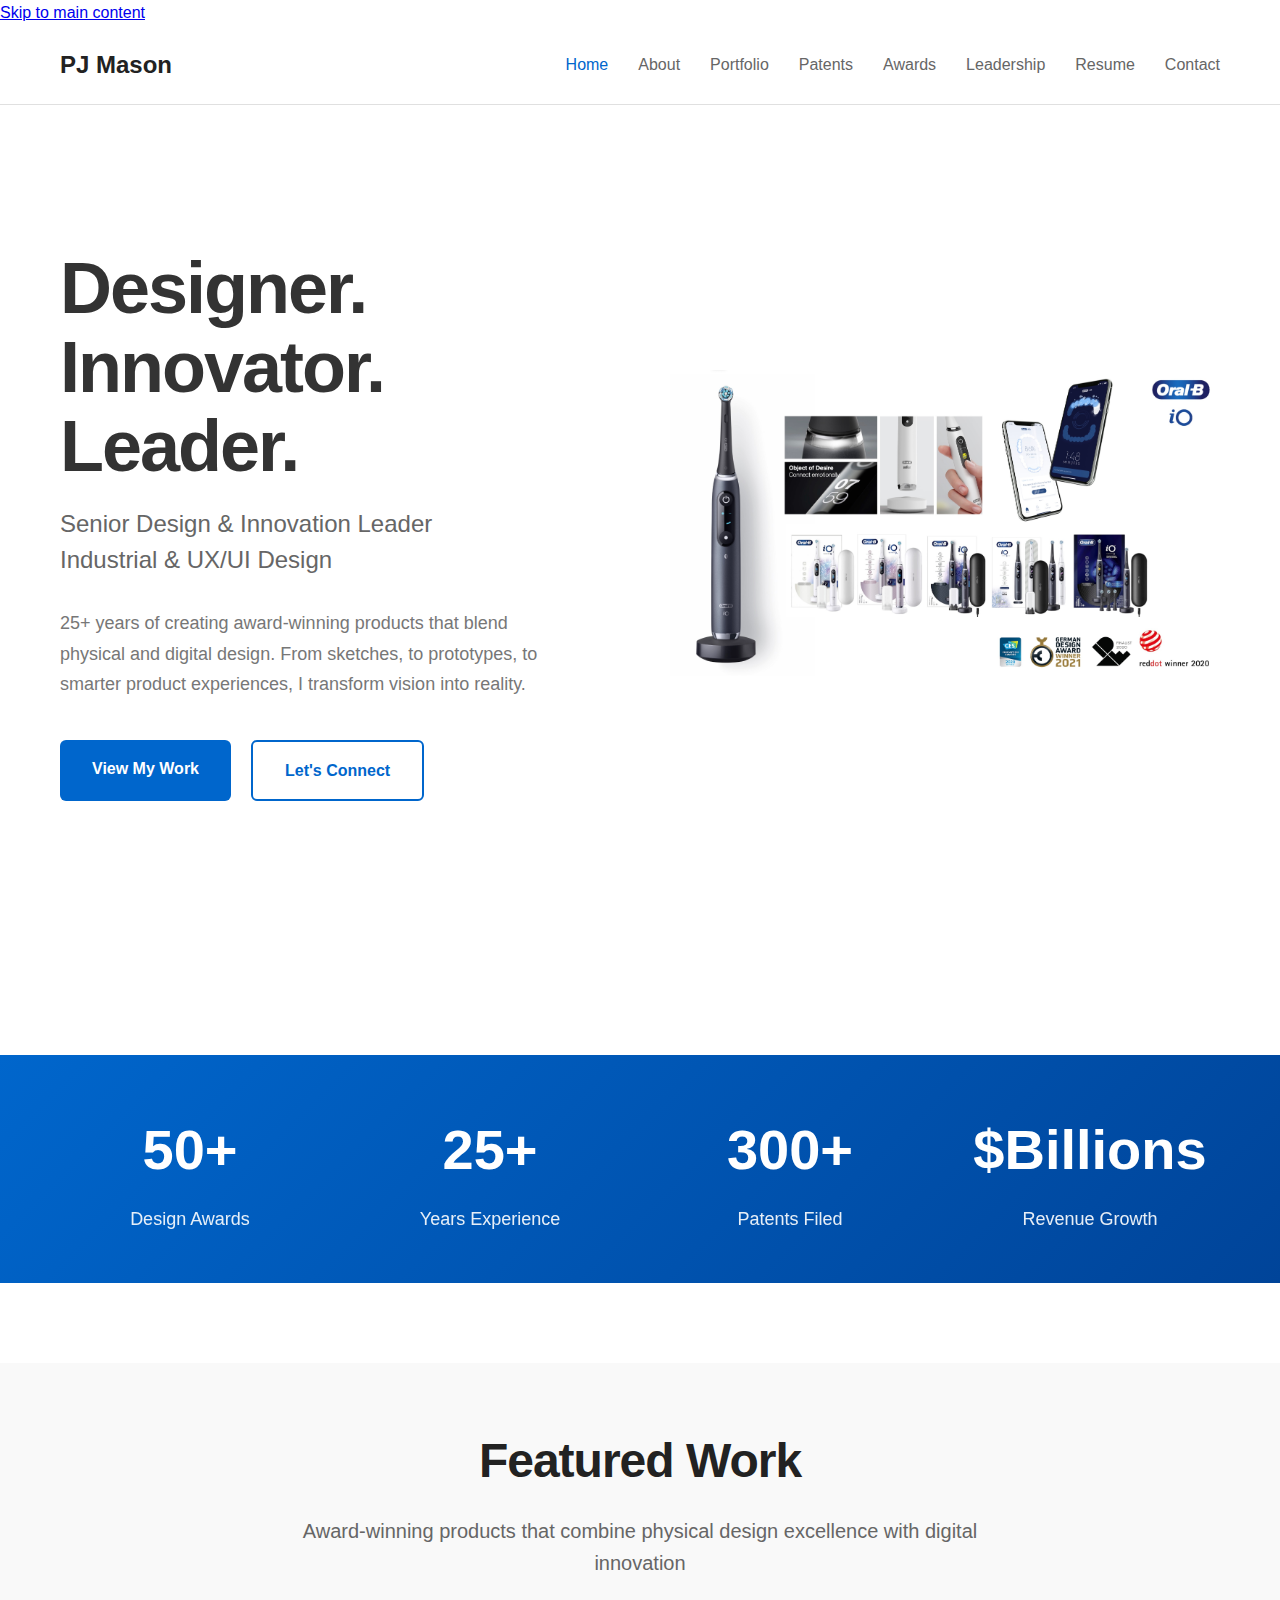
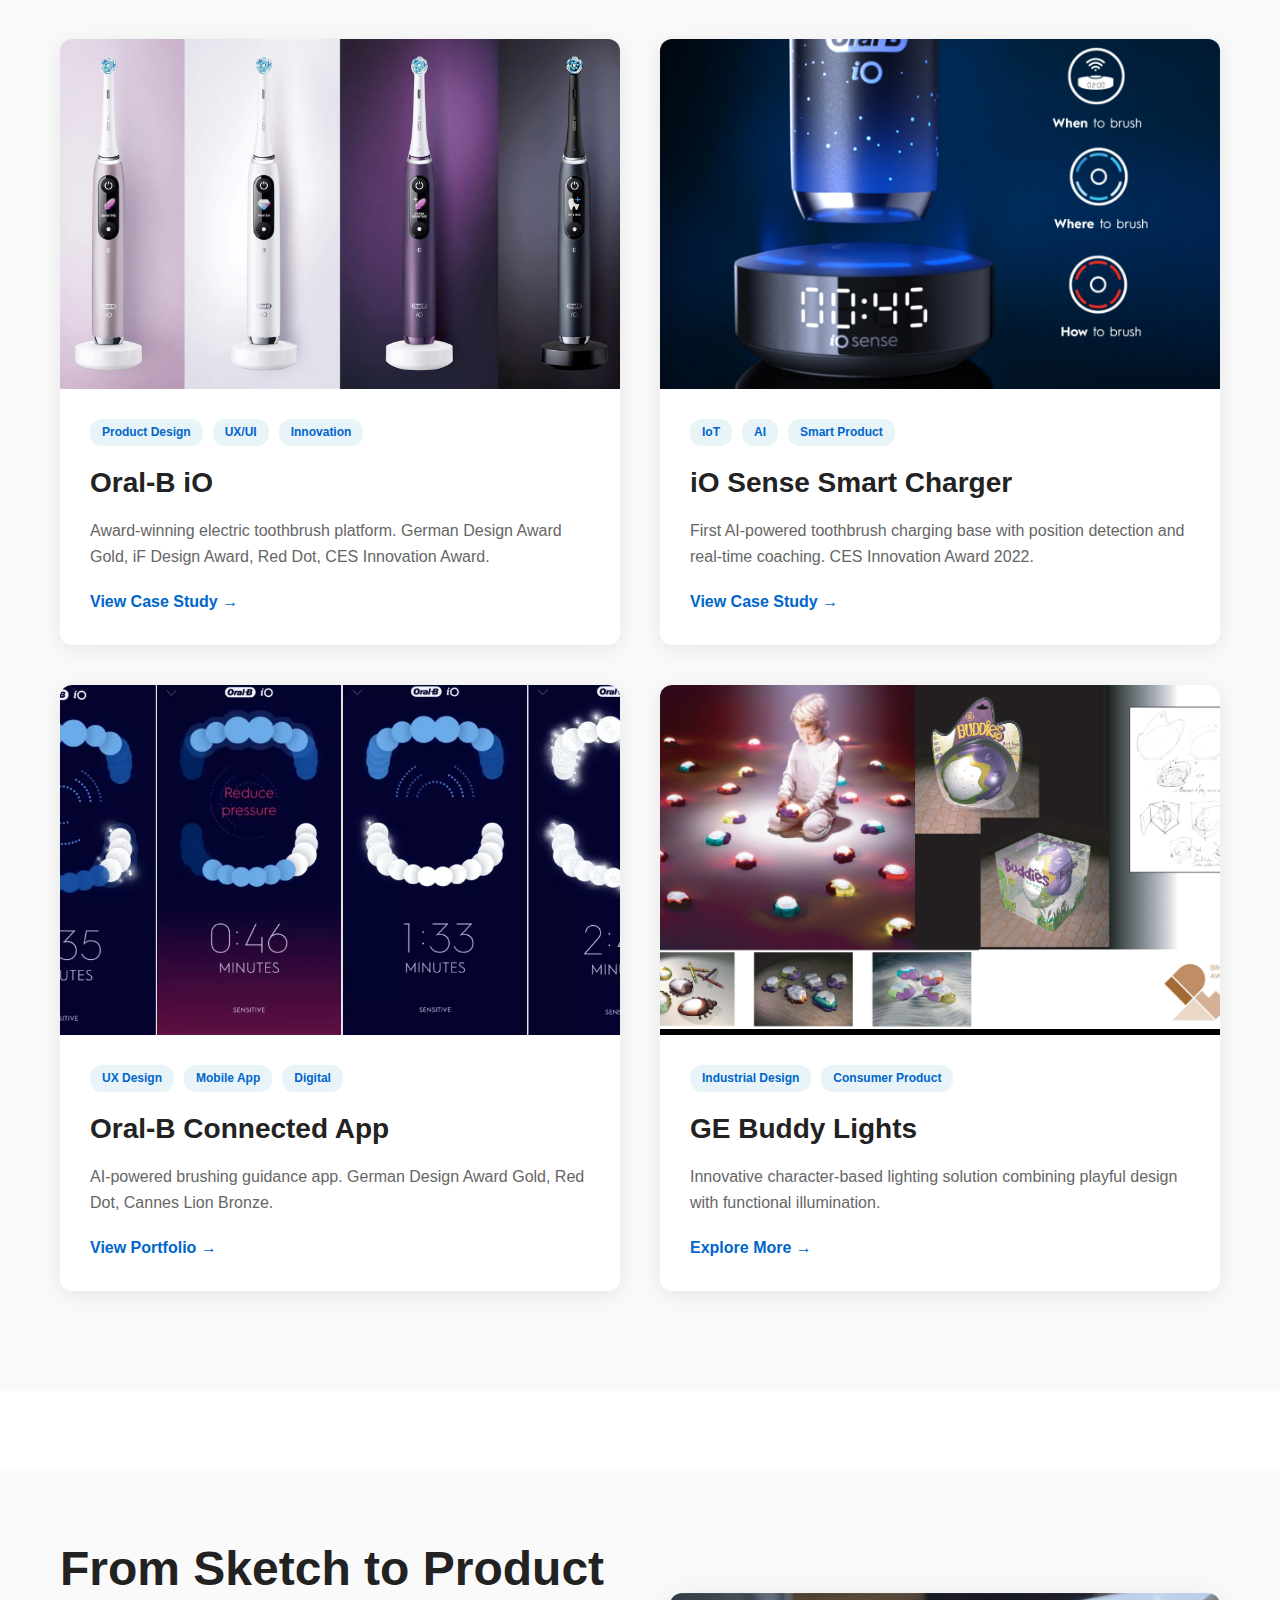
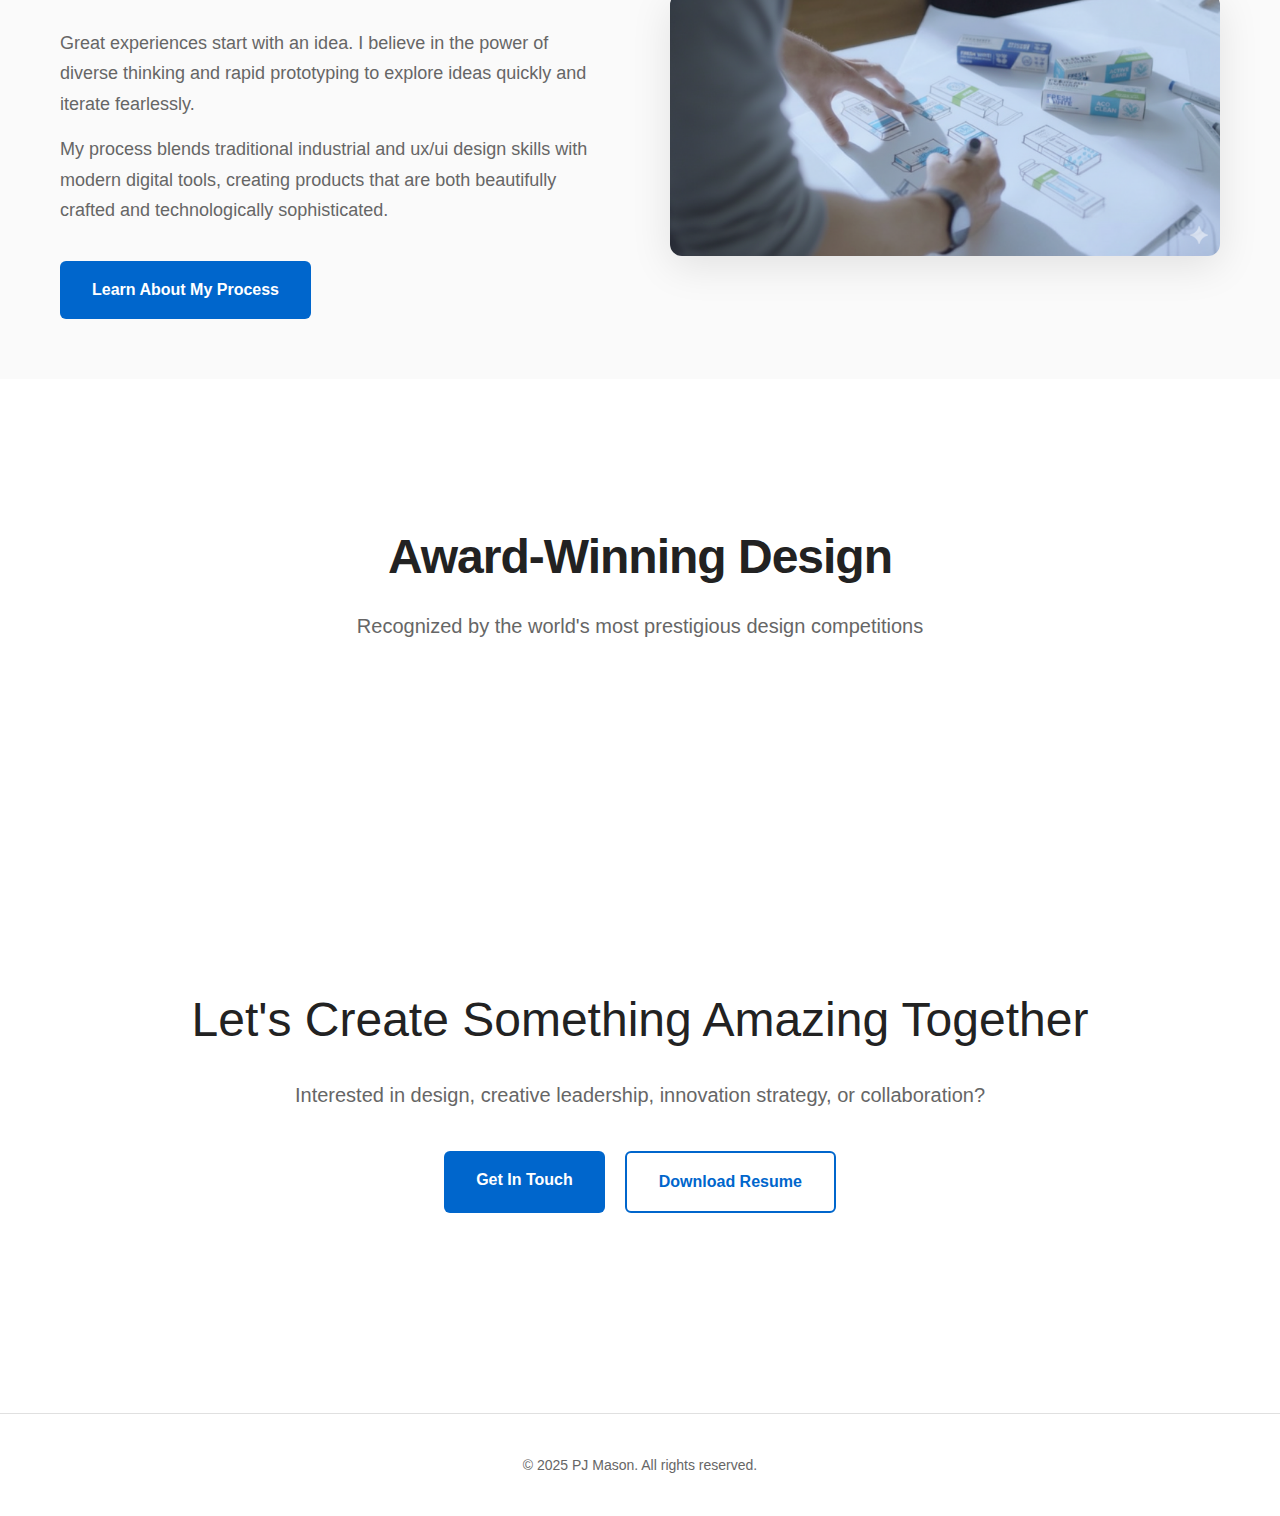
<file: index.html>
<!DOCTYPE html>
<html lang="en">
<head>
    <meta charset="UTF-8">
    <meta name="viewport" content="width=device-width, initial-scale=1.0">
    <meta name="description" content="PJ Mason - Senior Design & Innovation Leader with 20+ years of experience in Industrial Design and UX/UI. Award-winning designer of Oral-B iO and smart product innovator.">
    <meta name="keywords" content="PJ Mason, Industrial Design, UX Design, UI Design, Product Design, Design Leadership, Innovation, Oral-B iO, Smart Products, P&G">
    <meta name="author" content="PJ Mason">

    <!-- Open Graph / Facebook -->
    <meta property="og:type" content="website">
    <meta property="og:url" content="https://pjmason.com/">
    <meta property="og:title" content="PJ Mason - Design Leader">
    <meta property="og:description" content="Senior Design & Innovation Leader with 25+ years of experience in Industrial Design and UX/UI. Award-winning designer of Oral-B iO.">
    <meta property="og:image" content="https://pjmason.com/images/oralb-io-fullpage.png">

    <!-- Twitter -->
    <meta property="twitter:card" content="summary_large_image">
    <meta property="twitter:url" content="https://pjmason.com/">
    <meta property="twitter:title" content="PJ Mason - Senior Design & Innovation Leader">
    <meta property="twitter:description" content="Senior Design & Innovation Leader with 20+ years of experience in Industrial Design and UX/UI. Award-winning designer of Oral-B iO.">
    <meta property="twitter:image" content="https://pjmason.com/images/oralb-io-fullpage.png">

    <title>PJ Mason - Design Leader</title>
    <link rel="icon" type="image/svg+xml" href="favicon.svg">
    <link rel="stylesheet" href="css/style.css">
    <style>
        /* Homepage Specific Styles */
        .hero {
            min-height: 90vh;
            padding: 60px 0;
            position: relative;
        }

        .hero .container {
            display: grid;
            grid-template-columns: 1fr 1fr;
            align-items: center;
            gap: 60px;
        }

        .hero-content {
            padding-right: 40px;
        }

        .hero-content h1 {
            font-size: 72px;
            font-weight: 700;
            line-height: 1.1;
            margin-bottom: 20px;
            letter-spacing: -2px;
        }

        .hero-subtitle {
            font-size: 24px;
            color: #666;
            margin-bottom: 30px;
            line-height: 1.5;
        }

        .hero-description {
            font-size: 18px;
            color: #777;
            margin-bottom: 40px;
            line-height: 1.7;
        }

        .hero-cta {
            display: flex;
            gap: 20px;
            flex-wrap: wrap;
        }

        .btn {
            padding: 16px 32px;
            font-size: 16px;
            font-weight: 600;
            text-decoration: none;
            border-radius: 6px;
            transition: all 0.3s;
            display: inline-block;
        }

        .btn-primary {
            background: #0066cc;
            color: white;
        }

        .btn-primary:hover {
            background: #004499;
            transform: translateY(-2px);
            box-shadow: 0 8px 20px rgba(0,102,204,0.3);
        }

        .btn-secondary {
            background: transparent;
            color: #0066cc;
            border: 2px solid #0066cc;
        }

        .btn-secondary:hover {
            background: #0066cc;
            color: white;
        }

        .hero-image {
            position: relative;
            height: 600px;
            display: flex;
            align-items: center;
            justify-content: center;
        }

        .hero-image img {
            width: 100%;
            height: 100%;
            object-fit: contain;
            transition: transform 0.4s ease;
        }

        .hero-image:hover img {
            transform: translateY(-10px) scale(1.05);
        }

        /* Featured Work Section */
        .featured-work {
            padding: 60px 0;
            background: #f9f9f9;
        }

        .section-header {
            text-align: center;
            margin-bottom: 60px;
        }

        .section-header h2 {
            font-size: 48px;
            font-weight: 700;
            margin-bottom: 15px;
            letter-spacing: -1px;
        }

        .section-header p {
            font-size: 20px;
            color: #666;
            max-width: 700px;
            margin: 0 auto;
        }

        .work-grid {
            display: grid;
            grid-template-columns: repeat(2, 1fr);
            gap: 40px;
            margin-bottom: 40px;
        }

        .work-card {
            background: white;
            border-radius: 12px;
            overflow: hidden;
            transition: all 0.4s;
            box-shadow: 0 4px 20px rgba(0,0,0,0.08);
        }

        .work-card:hover {
            transform: translateY(-10px);
            box-shadow: 0 20px 40px rgba(0,102,204,0.15);
        }

        .work-card-image {
            height: 350px;
            background: linear-gradient(135deg, #f5f7fa 0%, #c3cfe2 100%);
            position: relative;
            overflow: hidden;
        }

        .work-card-image img {
            width: 100%;
            height: 100%;
            object-fit: cover;
            transition: transform 0.4s;
        }

        .work-card:hover .work-card-image img {
            transform: scale(1.05);
        }

        .work-card-content {
            padding: 30px;
        }

        .work-card-tags {
            display: flex;
            gap: 10px;
            margin-bottom: 15px;
            flex-wrap: wrap;
        }

        .work-tag {
            font-size: 12px;
            padding: 4px 12px;
            background: #e8f4f8;
            color: #0066cc;
            border-radius: 12px;
            font-weight: 600;
        }

        .work-card h3 {
            font-size: 28px;
            margin-bottom: 12px;
            color: #222;
        }

        .work-card p {
            color: #666;
            font-size: 16px;
            line-height: 1.6;
            margin-bottom: 20px;
        }

        .work-card-link {
            color: #0066cc;
            font-weight: 600;
            text-decoration: none;
            display: inline-flex;
            align-items: center;
            gap: 8px;
        }

        .work-card-link:hover {
            text-decoration: underline;
        }

        /* Awards Showcase */
        .awards-showcase {
            padding: 60px 0;
            background: white;
        }

        .awards-grid {
            display: grid;
            grid-template-columns: repeat(6, 1fr);
            gap: 40px;
            align-items: center;
        }

        .award-logo {
            height: 80px;
            display: flex;
            align-items: center;
            justify-content: center;
            transition: all 0.3s;
            filter: grayscale(100%);
            opacity: 0.6;
        }

        .award-logo:hover {
            filter: grayscale(0%);
            opacity: 1;
            transform: scale(1.1);
        }

        .award-logo img {
            max-height: 100%;
            max-width: 100%;
            object-fit: contain;
        }

        /* Process Section */
        .process-section {
            padding: 60px 0;
            background: #fafafa;
        }

        .process-grid {
            display: grid;
            grid-template-columns: 1fr 1fr;
            gap: 60px;
            align-items: center;
        }

        .process-content h2 {
            font-size: 48px;
            margin-bottom: 20px;
            font-weight: 700;
        }

        .process-content p {
            font-size: 18px;
            color: #666;
            line-height: 1.7;
            margin-bottom: 15px;
        }

        .process-image {
            border-radius: 12px;
            overflow: hidden;
            box-shadow: 0 10px 40px rgba(0,0,0,0.1);
        }

        .process-image img {
            width: 100%;
            height: auto;
            display: block;
        }

        /* Stats Section */
        .stats-section {
            padding: 50px 0;
            background: linear-gradient(135deg, #0066cc 0%, #004499 100%);
            color: white;
        }

        .stats-grid {
            display: grid;
            grid-template-columns: repeat(4, 1fr);
            gap: 40px;
            text-align: center;
        }

        .stat-item h3 {
            font-size: 56px;
            font-weight: 700;
            margin-bottom: 10px;
        }

        .stat-item p {
            font-size: 18px;
            opacity: 0.9;
        }

        /* CTA Section */
        .cta-section {
            padding: 60px 0;
            text-align: center;
        }

        .cta-section h2 {
            font-size: 48px;
            margin-bottom: 20px;
        }

        .cta-section p {
            font-size: 20px;
            color: #666;
            margin-bottom: 40px;
        }

        /* Responsive */
        @media (max-width: 1024px) {
            .hero {
                min-height: auto;
            }

            .hero .container {
                grid-template-columns: 1fr;
                gap: 40px;
            }

            .hero-content {
                padding-right: 0;
            }

            .hero-content h1 {
                font-size: 56px;
            }

            .hero-image {
                height: 400px;
            }

            .work-grid {
                grid-template-columns: 1fr;
            }

            .awards-grid {
                grid-template-columns: repeat(3, 1fr);
            }

            .process-grid {
                grid-template-columns: 1fr;
            }

            .stats-grid {
                grid-template-columns: repeat(2, 1fr);
            }
        }

        @media (max-width: 768px) {
            .hero-content h1 {
                font-size: 42px;
            }

            .hero-subtitle {
                font-size: 20px;
            }

            .hero-description {
                font-size: 16px;
            }

            .section-header h2,
            .process-content h2,
            .cta-section h2 {
                font-size: 36px;
            }

            .awards-grid {
                grid-template-columns: repeat(2, 1fr);
                gap: 30px;
            }

            .stats-grid {
                grid-template-columns: 1fr;
            }

            .work-card-image {
                height: 250px;
            }
        }
    </style>
</head>
<body>
    <a href="#main-content" class="skip-link">Skip to main content</a>

    <nav role="navigation" aria-label="Main navigation">
        <div class="container">
            <a href="index.html" class="logo">PJ Mason</a>
            <button class="mobile-menu-toggle" aria-label="Toggle navigation menu" aria-expanded="false">
                <span></span>
                <span></span>
                <span></span>
            </button>
            <ul class="nav-links" role="menubar">
                <li><a href="index.html" class="active">Home</a></li>
                <li><a href="about.html">About</a></li>
                <li><a href="portfolio.html">Portfolio</a></li>
                <li><a href="patents.html">Patents</a></li>
                <li><a href="awards.html">Awards</a></li>
                <li><a href="leadership.html">Leadership</a></li>
                <li><a href="resume.html">Resume</a></li>
                <li><a href="contact.html">Contact</a></li>
            </ul>
        </div>
    </nav>

    <main id="main-content" role="main">
        <!-- Hero Section -->
        <section class="hero">
            <div class="container">
                <div class="hero-content">
                    <h1>Designer.<br>Innovator.<br>Leader.</h1>
                    <p class="hero-subtitle">Senior Design & Innovation Leader<br>Industrial & UX/UI Design</p>
                    <p class="hero-description">
                        25+ years of creating award-winning products that blend physical and digital design.
                        From sketches, to prototypes, to smarter product experiences, I transform vision into reality.
                    </p>
                    <div class="hero-cta">
                        <a href="portfolio.html" class="btn btn-primary">View My Work</a>
                        <a href="contact.html" class="btn btn-secondary">Let's Connect</a>
                    </div>
                </div>
                <div class="hero-image">
                    <img src="images/oralb-io-fullpage.png" alt="Oral-B iO Award-Winning Design" loading="eager">
                </div>
            </div>
        </section>

        <!-- Stats Section -->
        <section class="stats-section">
            <div class="container">
                <div class="stats-grid">
                    <div class="stat-item">
                        <h3>50+</h3>
                        <p>Design Awards</p>
                    </div>
                    <div class="stat-item">
                        <h3>25+</h3>
                        <p>Years Experience</p>
                    </div>
                    <div class="stat-item">
                        <h3>300+</h3>
                        <p>Patents Filed</p>
                    </div>
                    <div class="stat-item">
                        <h3>$Billions</h3>
                        <p>Revenue Growth</p>
                    </div>
                </div>
            </div>
        </section>

        <!-- Featured Work Section -->
        <section class="featured-work">
            <div class="container">
                <div class="section-header">
                    <h2>Featured Work</h2>
                    <p>Award-winning products that combine physical design excellence with digital innovation</p>
                </div>

                <div class="work-grid">
                    <!-- Oral-B iO -->
                    <div class="work-card">
                        <div class="work-card-image">
                            <img src="images/iO9-4handles-image.png" alt="Oral-B iO Electric Toothbrush" loading="lazy">
                        </div>
                        <div class="work-card-content">
                            <div class="work-card-tags">
                                <span class="work-tag">Product Design</span>
                                <span class="work-tag">UX/UI</span>
                                <span class="work-tag">Innovation</span>
                            </div>
                            <h3>Oral-B iO</h3>
                            <p>Award-winning electric toothbrush platform. German Design Award Gold, iF Design Award, Red Dot, CES Innovation Award.</p>
                            <a href="case-study-oral-b-io.html" class="work-card-link">
                                View Case Study →
                            </a>
                        </div>
                    </div>

                    <!-- iO Sense -->
                    <div class="work-card">
                        <div class="work-card-image">
                            <img src="images/io-sense-project-image.png" alt="iO Sense Smart Charging Base" loading="lazy">
                        </div>
                        <div class="work-card-content">
                            <div class="work-card-tags">
                                <span class="work-tag">IoT</span>
                                <span class="work-tag">AI</span>
                                <span class="work-tag">Smart Product</span>
                            </div>
                            <h3>iO Sense Smart Charger</h3>
                            <p>First AI-powered toothbrush charging base with position detection and real-time coaching. CES Innovation Award 2022.</p>
                            <a href="case-study-io-sense.html" class="work-card-link">
                                View Case Study →
                            </a>
                        </div>
                    </div>

                    <!-- Oral-B App -->
                    <div class="work-card">
                        <div class="work-card-image">
                            <img src="images/OralB-App.png" alt="Oral-B Connected App" loading="lazy">
                        </div>
                        <div class="work-card-content">
                            <div class="work-card-tags">
                                <span class="work-tag">UX Design</span>
                                <span class="work-tag">Mobile App</span>
                                <span class="work-tag">Digital</span>
                            </div>
                            <h3>Oral-B Connected App</h3>
                            <p>AI-powered brushing guidance app. German Design Award Gold, Red Dot, Cannes Lion Bronze.</p>
                            <a href="portfolio.html" class="work-card-link">
                                View Portfolio →
                            </a>
                        </div>
                    </div>

                    <!-- GE Buddy Lights -->
                    <div class="work-card">
                        <div class="work-card-image">
                            <img src="images/ge-buddy-lights.png" alt="GE Buddy Lights" loading="lazy">
                        </div>
                        <div class="work-card-content">
                            <div class="work-card-tags">
                                <span class="work-tag">Industrial Design</span>
                                <span class="work-tag">Consumer Product</span>
                            </div>
                            <h3>GE Buddy Lights</h3>
                            <p>Innovative character-based lighting solution combining playful design with functional illumination.</p>
                            <a href="portfolio.html" class="work-card-link">
                                Explore More →
                            </a>
                        </div>
                    </div>
                </div>
            </div>
        </section>

        <!-- Process Section -->
        <section class="process-section">
            <div class="container">
                <div class="process-grid">
                    <div class="process-content">
                        <h2>From Sketch to Product</h2>
                        <p>
                            Great experiences start with an idea. I believe in the power of diverse thinking and
                            rapid prototyping to explore ideas quickly and iterate fearlessly.
                        </p>
                        <p>
                            My process blends traditional industrial and ux/ui design skills with modern digital tools,
                            creating products that are both beautifully crafted and technologically sophisticated.
                        </p>
                        <a href="about.html" class="btn btn-primary" style="margin-top: 20px;">Learn About My Process</a>
                    </div>
                    <div class="process-image">
                        <img src="images/oralb-io-sketch.png" alt="Design Process Sketches" loading="lazy">
                    </div>
                </div>
            </div>
        </section>

        <!-- Awards Showcase -->
        <section class="awards-showcase">
            <div class="container">
                <div class="section-header">
                    <h2>Award-Winning Design</h2>
                    <p>Recognized by the world's most prestigious design competitions</p>
                </div>

                <div class="awards-grid">
                    <div class="award-logo">
                        <img src="images/awards/german-design-award-logo.png" alt="German Design Award" loading="lazy">
                    </div>
                    <div class="award-logo">
                        <img src="images/awards/if-design-award-logo.png" alt="iF Design Award" loading="lazy">
                    </div>
                    <div class="award-logo">
                        <img src="images/awards/red-dot-award-logo.png" alt="Red Dot Award" loading="lazy">
                    </div>
                    <div class="award-logo">
                        <img src="images/awards/ces-innovation-awards-logo.png" alt="CES Innovation Award" loading="lazy">
                    </div>
                    <div class="award-logo">
                        <img src="images/awards/good-design-award-logo.png" alt="Good Design Award" loading="lazy">
                    </div>
                    <div class="award-logo">
                        <img src="images/awards/fast-company-ibd-logo.png" alt="Fast Company Innovation by Design" loading="lazy">
                    </div>
                </div>
            </div>
        </section>

        <!-- CTA Section -->
        <section class="cta-section">
            <div class="container">
                <h2>Let's Create Something Amazing Together</h2>
                <p>Interested in design, creative leadership, innovation strategy, or collaboration?</p>
                <div class="hero-cta" style="justify-content: center;">
                    <a href="contact.html" class="btn btn-primary">Get In Touch</a>
                    <a href="files/PJ_Mason_Resume.pdf" class="btn btn-secondary" download>Download Resume</a>
                </div>
            </div>
        </section>
    </main>

    <footer role="contentinfo">
        <div class="container">
            <p>&copy; 2025 PJ Mason. All rights reserved.</p>
        </div>
    </footer>
    <script src="js/main.js"></script>
</body>
</html>
</file>
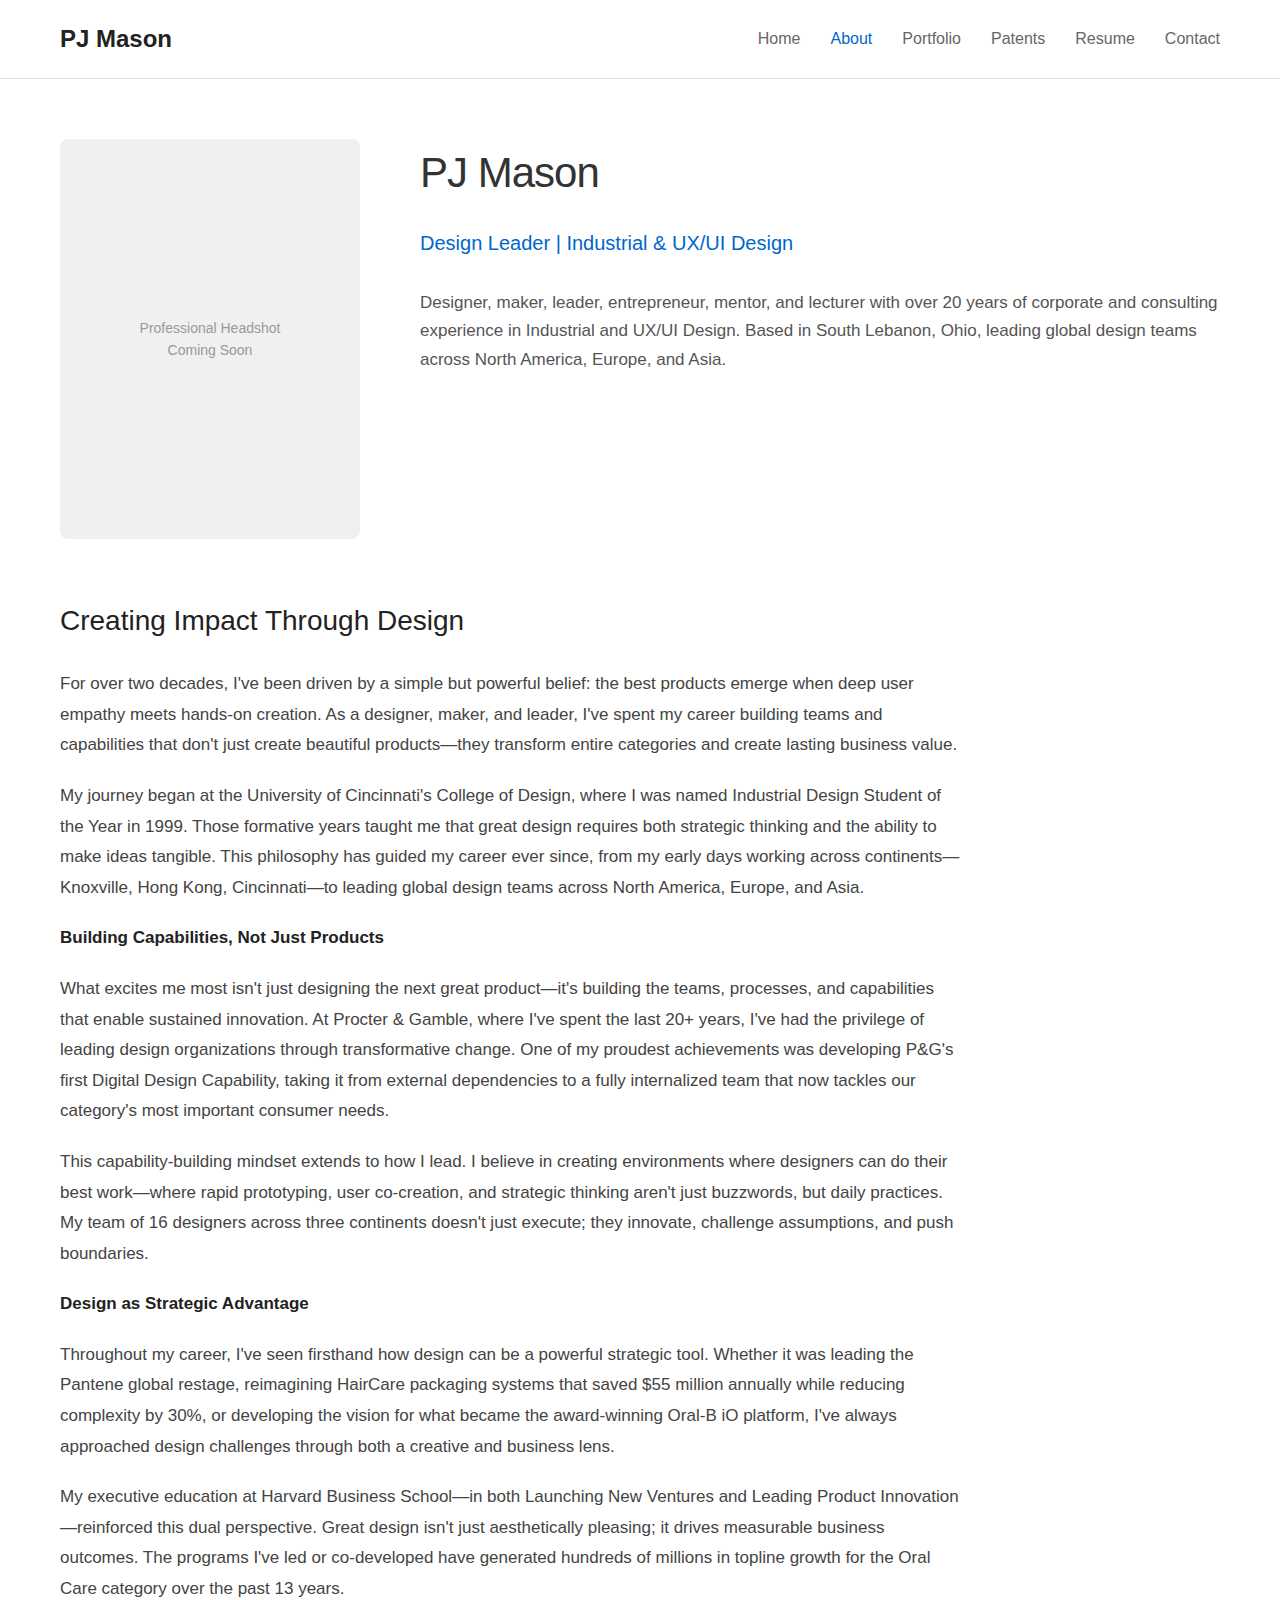
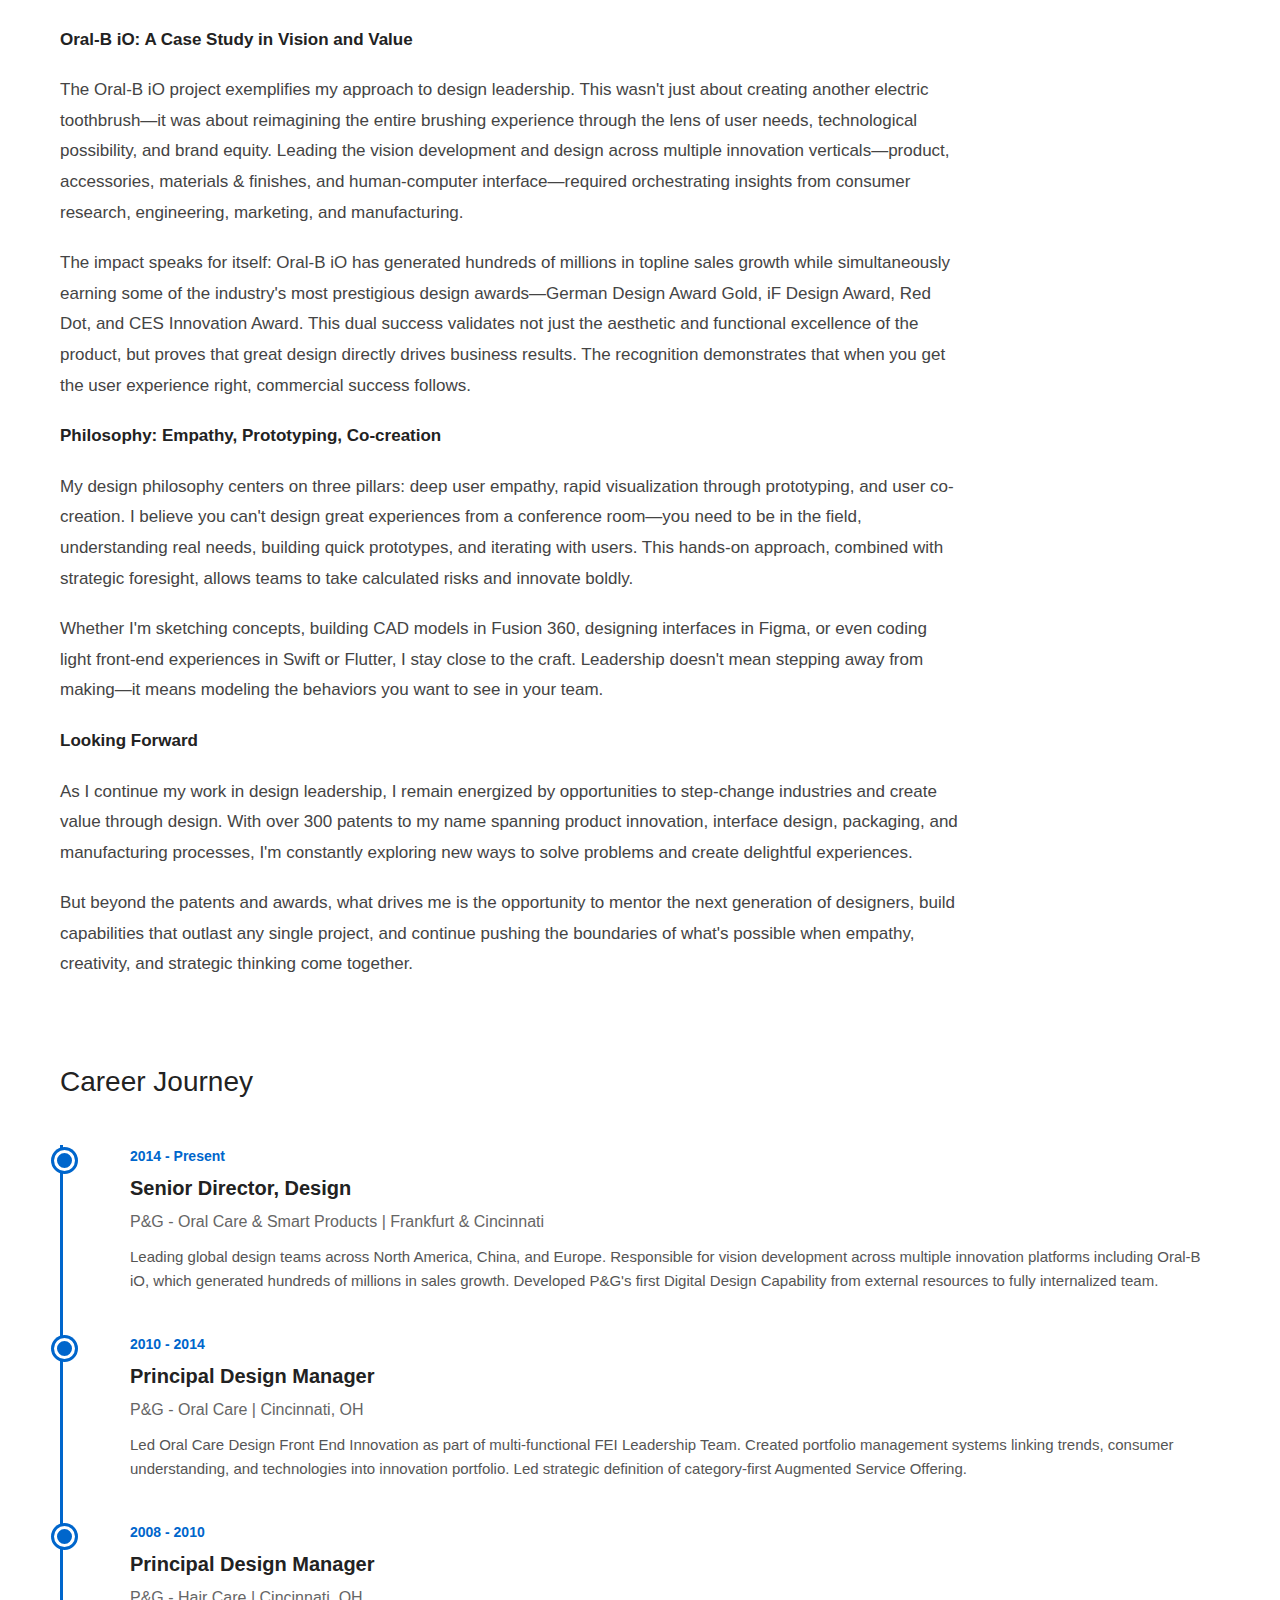
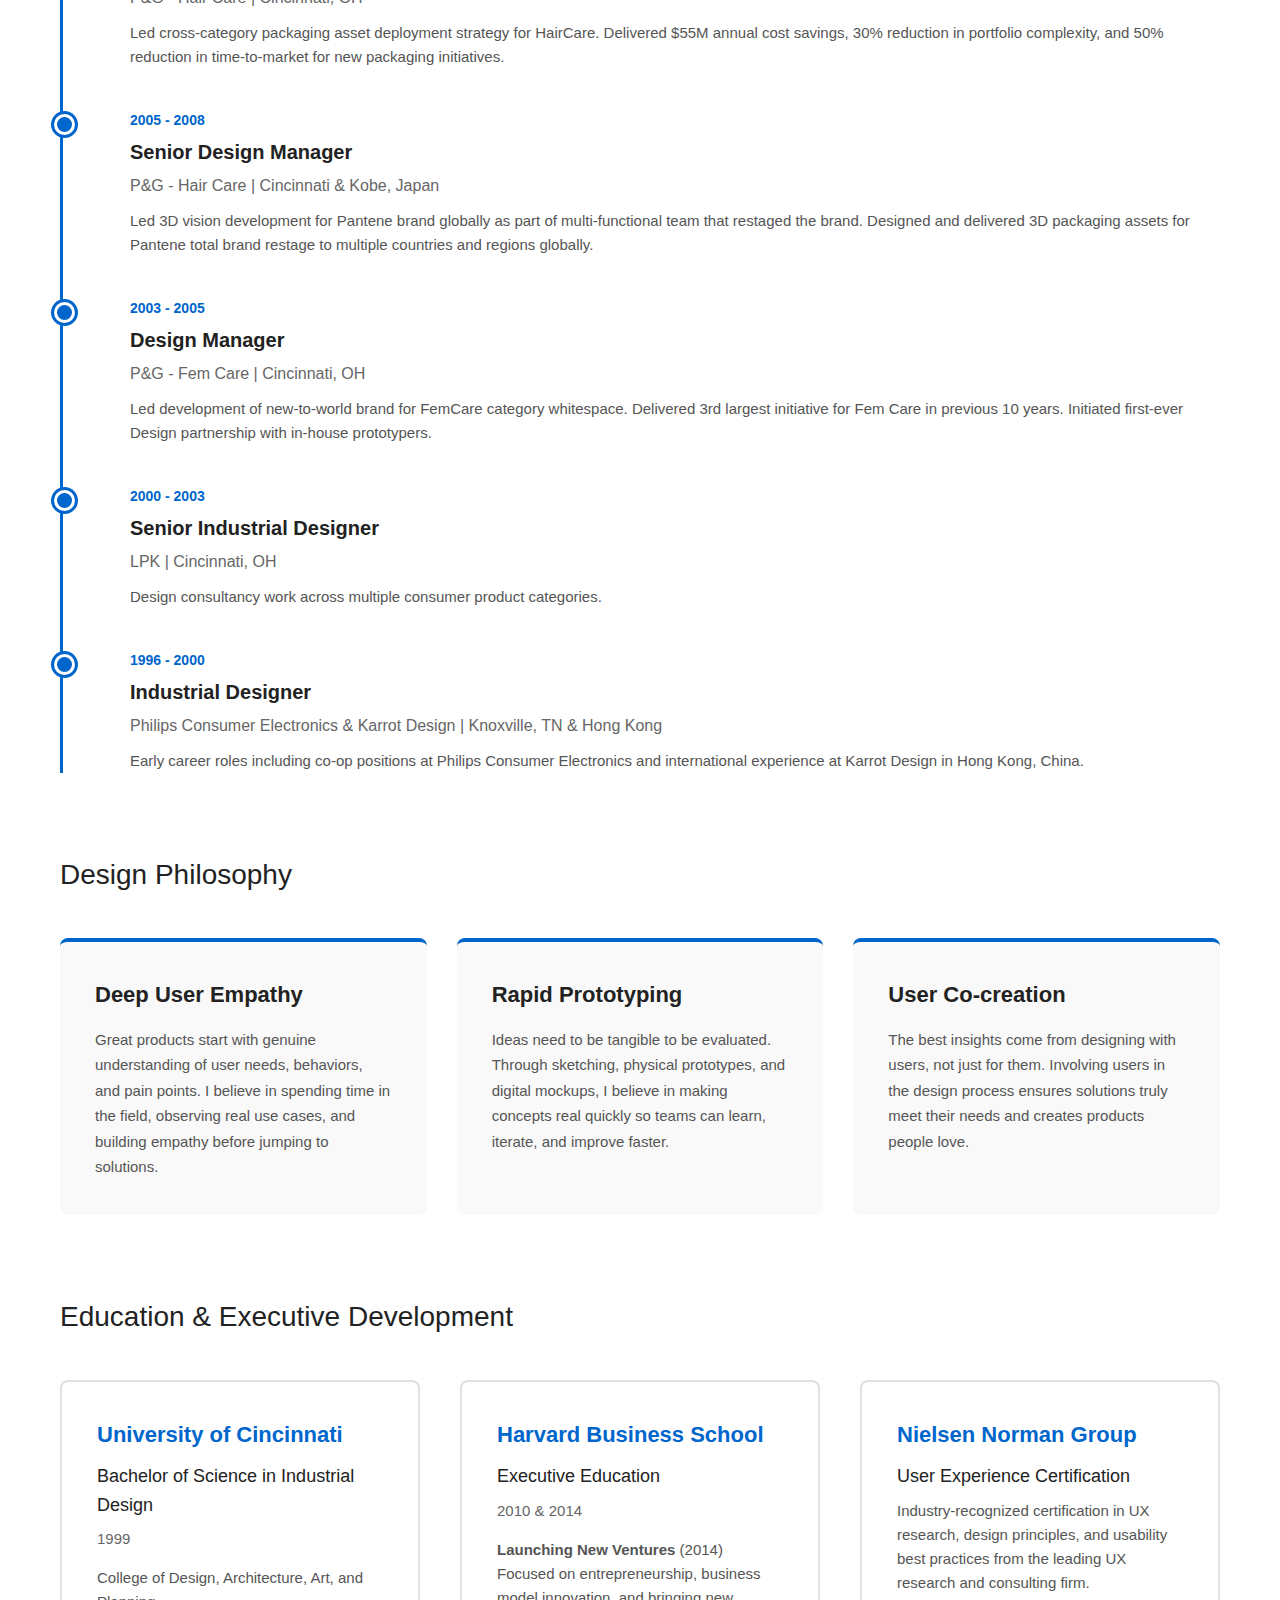
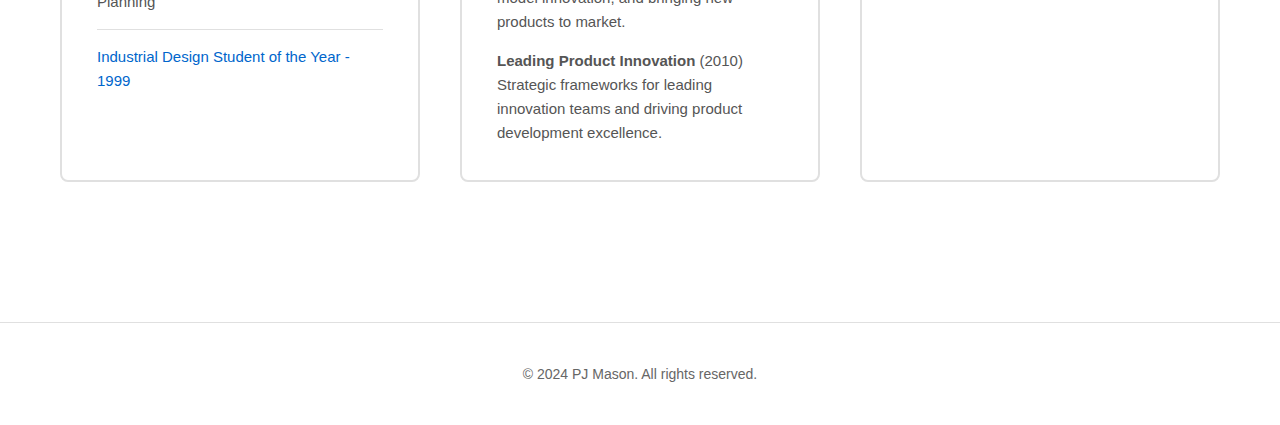
<file: about-complete.html>
<!DOCTYPE html>
<html lang="en">
<head>
    <meta charset="UTF-8">
    <meta name="viewport" content="width=device-width, initial-scale=1.0">
    <title>About - PJ Mason</title>
    <link rel="stylesheet" href="css/style.css">
    <style>
        /* About Page Specific Styles */
        .about-hero {
            display: grid;
            grid-template-columns: 300px 1fr;
            gap: 60px;
            margin-bottom: 60px;
            align-items: start;
        }
        
        .headshot-container {
            position: relative;
        }
        
        .headshot {
            width: 100%;
            height: 400px;
            background: #f0f0f0;
            border-radius: 8px;
            display: flex;
            align-items: center;
            justify-content: center;
            color: #999;
            font-size: 14px;
            text-align: center;
            padding: 20px;
        }
        
        .headshot img {
            width: 100%;
            height: 100%;
            object-fit: cover;
            border-radius: 8px;
        }
        
        .about-intro h1 {
            font-size: 42px;
            margin-bottom: 20px;
        }
        
        .about-intro .subtitle {
            font-size: 20px;
            color: #0066cc;
            margin-bottom: 30px;
            font-weight: 500;
        }
        
        .bio-section {
            margin-bottom: 80px;
        }
        
        .bio-section h2 {
            font-size: 28px;
            margin-bottom: 25px;
            color: #222;
        }
        
        .bio-content {
            font-size: 17px;
            line-height: 1.8;
            color: #444;
            max-width: 900px;
        }
        
        .bio-content p {
            margin-bottom: 20px;
        }
        
        .bio-content strong {
            color: #222;
            font-weight: 600;
        }
        
        /* Timeline */
        .timeline {
            position: relative;
            padding-left: 40px;
            margin-top: 40px;
        }
        
        .timeline::before {
            content: '';
            position: absolute;
            left: 0;
            top: 0;
            bottom: 0;
            width: 3px;
            background: #0066cc;
        }
        
        .timeline-item {
            position: relative;
            margin-bottom: 40px;
            padding-left: 30px;
        }
        
        .timeline-item::before {
            content: '';
            position: absolute;
            left: -46px;
            top: 5px;
            width: 15px;
            height: 15px;
            background: #0066cc;
            border: 3px solid #fff;
            border-radius: 50%;
            box-shadow: 0 0 0 3px #0066cc;
        }
        
        .timeline-year {
            font-size: 14px;
            color: #0066cc;
            font-weight: 600;
            margin-bottom: 5px;
        }
        
        .timeline-title {
            font-size: 20px;
            font-weight: 600;
            color: #222;
            margin-bottom: 5px;
        }
        
        .timeline-company {
            font-size: 16px;
            color: #666;
            margin-bottom: 10px;
        }
        
        .timeline-description {
            font-size: 15px;
            color: #555;
            line-height: 1.6;
        }
        
        /* Philosophy Cards */
        .philosophy-grid {
            display: grid;
            grid-template-columns: repeat(auto-fit, minmax(280px, 1fr));
            gap: 30px;
            margin-top: 40px;
        }
        
        .philosophy-card {
            padding: 35px;
            background: #f9f9f9;
            border-radius: 8px;
            border-top: 4px solid #0066cc;
        }
        
        .philosophy-card h3 {
            font-size: 22px;
            color: #222;
            margin-bottom: 15px;
        }
        
        .philosophy-card p {
            font-size: 15px;
            color: #555;
            line-height: 1.7;
        }
        
        /* Education Section */
        .education-grid {
            display: grid;
            grid-template-columns: repeat(auto-fit, minmax(350px, 1fr));
            gap: 40px;
            margin-top: 40px;
        }
        
        .education-card {
            padding: 35px;
            background: #fff;
            border: 2px solid #e0e0e0;
            border-radius: 8px;
        }
        
        .education-card h3 {
            font-size: 22px;
            color: #0066cc;
            margin-bottom: 10px;
        }
        
        .education-card .degree {
            font-size: 18px;
            color: #222;
            font-weight: 500;
            margin-bottom: 8px;
        }
        
        .education-card .year {
            font-size: 15px;
            color: #666;
            margin-bottom: 15px;
        }
        
        .education-card .details {
            font-size: 15px;
            color: #555;
            line-height: 1.6;
        }
        
        .education-card .honor {
            margin-top: 15px;
            padding-top: 15px;
            border-top: 1px solid #e0e0e0;
            font-size: 15px;
            color: #0066cc;
            font-weight: 500;
        }
        
        /* Responsive */
        @media (max-width: 768px) {
            .about-hero {
                grid-template-columns: 1fr;
                gap: 40px;
            }
            
            .headshot {
                height: 350px;
            }
            
            .about-intro h1 {
                font-size: 32px;
            }
            
            .timeline {
                padding-left: 30px;
            }
            
            .timeline-item {
                padding-left: 20px;
            }
            
            .education-grid {
                grid-template-columns: 1fr;
            }
        }
    </style>
</head>
<body>
    <nav>
        <div class="container">
            <a href="index.html" class="logo">PJ Mason</a>
            <ul class="nav-links">
                <li><a href="index.html">Home</a></li>
                <li><a href="about.html" class="active">About</a></li>
                <li><a href="portfolio.html">Portfolio</a></li>
                <li><a href="patents.html">Patents</a></li>
                <li><a href="resume.html">Resume</a></li>
                <li><a href="contact.html">Contact</a></li>
            </ul>
        </div>
    </nav>

    <main>
        <div class="container">
            <div class="about-hero">
                <div class="headshot-container">
                    <div class="headshot">
                        <!-- Replace this div with: <img src="images/pj-mason-headshot.jpg" alt="PJ Mason"> -->
                        Professional Headshot<br>Coming Soon
                    </div>
                </div>
                <div class="about-intro">
                    <h1>PJ Mason</h1>
                    <p class="subtitle">Design Leader | Industrial & UX/UI Design</p>
                    <p style="font-size: 17px; line-height: 1.7; color: #555;">
                        Designer, maker, leader, entrepreneur, mentor, and lecturer with over 20 years of corporate 
                        and consulting experience in Industrial and UX/UI Design. Based in South Lebanon, Ohio, 
                        leading global design teams across North America, Europe, and Asia.
                    </p>
                </div>
            </div>

            <section class="bio-section">
                <h2>Creating Impact Through Design</h2>
                <div class="bio-content">
                    <p>
                        For over two decades, I've been driven by a simple but powerful belief: the best products emerge 
                        when deep user empathy meets hands-on creation. As a designer, maker, and leader, I've spent my 
                        career building teams and capabilities that don't just create beautiful products—they transform 
                        entire categories and create lasting business value.
                    </p>
                    <p>
                        My journey began at the University of Cincinnati's College of Design, where I was named Industrial 
                        Design Student of the Year in 1999. Those formative years taught me that great design requires both 
                        strategic thinking and the ability to make ideas tangible. This philosophy has guided my career ever 
                        since, from my early days working across continents—Knoxville, Hong Kong, Cincinnati—to leading 
                        global design teams across North America, Europe, and Asia.
                    </p>

                    <p><strong>Building Capabilities, Not Just Products</strong></p>
                    <p>
                        What excites me most isn't just designing the next great product—it's building the teams, processes, 
                        and capabilities that enable sustained innovation. At Procter & Gamble, where I've spent the last 20+ 
                        years, I've had the privilege of leading design organizations through transformative change. One of my 
                        proudest achievements was developing P&G's first Digital Design Capability, taking it from external 
                        dependencies to a fully internalized team that now tackles our category's most important consumer needs.
                    </p>
                    <p>
                        This capability-building mindset extends to how I lead. I believe in creating environments where designers 
                        can do their best work—where rapid prototyping, user co-creation, and strategic thinking aren't just 
                        buzzwords, but daily practices. My team of 16 designers across three continents doesn't just execute; 
                        they innovate, challenge assumptions, and push boundaries.
                    </p>

                    <p><strong>Design as Strategic Advantage</strong></p>
                    <p>
                        Throughout my career, I've seen firsthand how design can be a powerful strategic tool. Whether it was 
                        leading the Pantene global restage, reimagining HairCare packaging systems that saved $55 million annually 
                        while reducing complexity by 30%, or developing the vision for what became the award-winning Oral-B iO 
                        platform, I've always approached design challenges through both a creative and business lens.
                    </p>
                    <p>
                        My executive education at Harvard Business School—in both Launching New Ventures and Leading Product 
                        Innovation—reinforced this dual perspective. Great design isn't just aesthetically pleasing; it drives 
                        measurable business outcomes. The programs I've led or co-developed have generated hundreds of millions 
                        in topline growth for the Oral Care category over the past 13 years.
                    </p>

                    <p><strong>Oral-B iO: A Case Study in Vision and Value</strong></p>
                    <p>
                        The Oral-B iO project exemplifies my approach to design leadership. This wasn't just about creating another 
                        electric toothbrush—it was about reimagining the entire brushing experience through the lens of user needs, 
                        technological possibility, and brand equity. Leading the vision development and design across multiple 
                        innovation verticals—product, accessories, materials & finishes, and human-computer interface—required 
                        orchestrating insights from consumer research, engineering, marketing, and manufacturing.
                    </p>
                    <p>
                        The impact speaks for itself: Oral-B iO has generated hundreds of millions in topline sales growth while 
                        simultaneously earning some of the industry's most prestigious design awards—German Design Award Gold, iF 
                        Design Award, Red Dot, and CES Innovation Award. This dual success validates not just the aesthetic and 
                        functional excellence of the product, but proves that great design directly drives business results. The 
                        recognition demonstrates that when you get the user experience right, commercial success follows.
                    </p>

                    <p><strong>Philosophy: Empathy, Prototyping, Co-creation</strong></p>
                    <p>
                        My design philosophy centers on three pillars: deep user empathy, rapid visualization through prototyping, 
                        and user co-creation. I believe you can't design great experiences from a conference room—you need to be in 
                        the field, understanding real needs, building quick prototypes, and iterating with users. This hands-on 
                        approach, combined with strategic foresight, allows teams to take calculated risks and innovate boldly.
                    </p>
                    <p>
                        Whether I'm sketching concepts, building CAD models in Fusion 360, designing interfaces in Figma, or even 
                        coding light front-end experiences in Swift or Flutter, I stay close to the craft. Leadership doesn't mean 
                        stepping away from making—it means modeling the behaviors you want to see in your team.
                    </p>

                    <p><strong>Looking Forward</strong></p>
                    <p>
                        As I continue my work in design leadership, I remain energized by opportunities to step-change industries and 
                        create value through design. With over 300 patents to my name spanning product innovation, interface design, 
                        packaging, and manufacturing processes, I'm constantly exploring new ways to solve problems and create 
                        delightful experiences.
                    </p>
                    <p>
                        But beyond the patents and awards, what drives me is the opportunity to mentor the next generation of designers, 
                        build capabilities that outlast any single project, and continue pushing the boundaries of what's possible when 
                        empathy, creativity, and strategic thinking come together.
                    </p>
                </div>
            </section>

            <section class="bio-section">
                <h2>Career Journey</h2>
                <div class="timeline">
                    <div class="timeline-item">
                        <div class="timeline-year">2014 - Present</div>
                        <div class="timeline-title">Senior Director, Design</div>
                        <div class="timeline-company">P&G - Oral Care & Smart Products | Frankfurt & Cincinnati</div>
                        <div class="timeline-description">
                            Leading global design teams across North America, China, and Europe. Responsible for vision 
                            development across multiple innovation platforms including Oral-B iO, which generated hundreds 
                            of millions in sales growth. Developed P&G's first Digital Design Capability from external 
                            resources to fully internalized team.
                        </div>
                    </div>

                    <div class="timeline-item">
                        <div class="timeline-year">2010 - 2014</div>
                        <div class="timeline-title">Principal Design Manager</div>
                        <div class="timeline-company">P&G - Oral Care | Cincinnati, OH</div>
                        <div class="timeline-description">
                            Led Oral Care Design Front End Innovation as part of multi-functional FEI Leadership Team. 
                            Created portfolio management systems linking trends, consumer understanding, and technologies 
                            into innovation portfolio. Led strategic definition of category-first Augmented Service Offering.
                        </div>
                    </div>

                    <div class="timeline-item">
                        <div class="timeline-year">2008 - 2010</div>
                        <div class="timeline-title">Principal Design Manager</div>
                        <div class="timeline-company">P&G - Hair Care | Cincinnati, OH</div>
                        <div class="timeline-description">
                            Led cross-category packaging asset deployment strategy for HairCare. Delivered $55M annual cost 
                            savings, 30% reduction in portfolio complexity, and 50% reduction in time-to-market for new 
                            packaging initiatives.
                        </div>
                    </div>

                    <div class="timeline-item">
                        <div class="timeline-year">2005 - 2008</div>
                        <div class="timeline-title">Senior Design Manager</div>
                        <div class="timeline-company">P&G - Hair Care | Cincinnati & Kobe, Japan</div>
                        <div class="timeline-description">
                            Led 3D vision development for Pantene brand globally as part of multi-functional team that 
                            restaged the brand. Designed and delivered 3D packaging assets for Pantene total brand restage 
                            to multiple countries and regions globally.
                        </div>
                    </div>

                    <div class="timeline-item">
                        <div class="timeline-year">2003 - 2005</div>
                        <div class="timeline-title">Design Manager</div>
                        <div class="timeline-company">P&G - Fem Care | Cincinnati, OH</div>
                        <div class="timeline-description">
                            Led development of new-to-world brand for FemCare category whitespace. Delivered 3rd largest 
                            initiative for Fem Care in previous 10 years. Initiated first-ever Design partnership with 
                            in-house prototypers.
                        </div>
                    </div>

                    <div class="timeline-item">
                        <div class="timeline-year">2000 - 2003</div>
                        <div class="timeline-title">Senior Industrial Designer</div>
                        <div class="timeline-company">LPK | Cincinnati, OH</div>
                        <div class="timeline-description">
                            Design consultancy work across multiple consumer product categories.
                        </div>
                    </div>

                    <div class="timeline-item">
                        <div class="timeline-year">1996 - 2000</div>
                        <div class="timeline-title">Industrial Designer</div>
                        <div class="timeline-company">Philips Consumer Electronics & Karrot Design | Knoxville, TN & Hong Kong</div>
                        <div class="timeline-description">
                            Early career roles including co-op positions at Philips Consumer Electronics and international 
                            experience at Karrot Design in Hong Kong, China.
                        </div>
                    </div>
                </div>
            </section>

            <section class="bio-section">
                <h2>Design Philosophy</h2>
                <div class="philosophy-grid">
                    <div class="philosophy-card">
                        <h3>Deep User Empathy</h3>
                        <p>
                            Great products start with genuine understanding of user needs, behaviors, and pain points. 
                            I believe in spending time in the field, observing real use cases, and building empathy 
                            before jumping to solutions.
                        </p>
                    </div>
                    <div class="philosophy-card">
                        <h3>Rapid Prototyping</h3>
                        <p>
                            Ideas need to be tangible to be evaluated. Through sketching, physical prototypes, and 
                            digital mockups, I believe in making concepts real quickly so teams can learn, iterate, 
                            and improve faster.
                        </p>
                    </div>
                    <div class="philosophy-card">
                        <h3>User Co-creation</h3>
                        <p>
                            The best insights come from designing with users, not just for them. Involving users in 
                            the design process ensures solutions truly meet their needs and creates products people love.
                        </p>
                    </div>
                </div>
            </section>

            <section class="bio-section">
                <h2>Education & Executive Development</h2>
                <div class="education-grid">
                    <div class="education-card">
                        <h3>University of Cincinnati</h3>
                        <p class="degree">Bachelor of Science in Industrial Design</p>
                        <p class="year">1999</p>
                        <p class="details">
                            College of Design, Architecture, Art, and Planning
                        </p>
                        <p class="honor">Industrial Design Student of the Year - 1999</p>
                    </div>

                    <div class="education-card">
                        <h3>Harvard Business School</h3>
                        <p class="degree">Executive Education</p>
                        <p class="year">2010 & 2014</p>
                        <p class="details">
                            <strong>Launching New Ventures</strong> (2014)<br>
                            Focused on entrepreneurship, business model innovation, and bringing new products to market.
                        </p>
                        <p class="details" style="margin-top: 15px;">
                            <strong>Leading Product Innovation</strong> (2010)<br>
                            Strategic frameworks for leading innovation teams and driving product development excellence.
                        </p>
                    </div>

                    <div class="education-card">
                        <h3>Nielsen Norman Group</h3>
                        <p class="degree">User Experience Certification</p>
                        <p class="details">
                            Industry-recognized certification in UX research, design principles, and usability best practices 
                            from the leading UX research and consulting firm.
                        </p>
                    </div>
                </div>
            </section>
        </div>
    </main>

    <footer>
        <div class="container">
            <p>&copy; 2024 PJ Mason. All rights reserved.</p>
        </div>
    </footer>
</body>
</html>
</file>
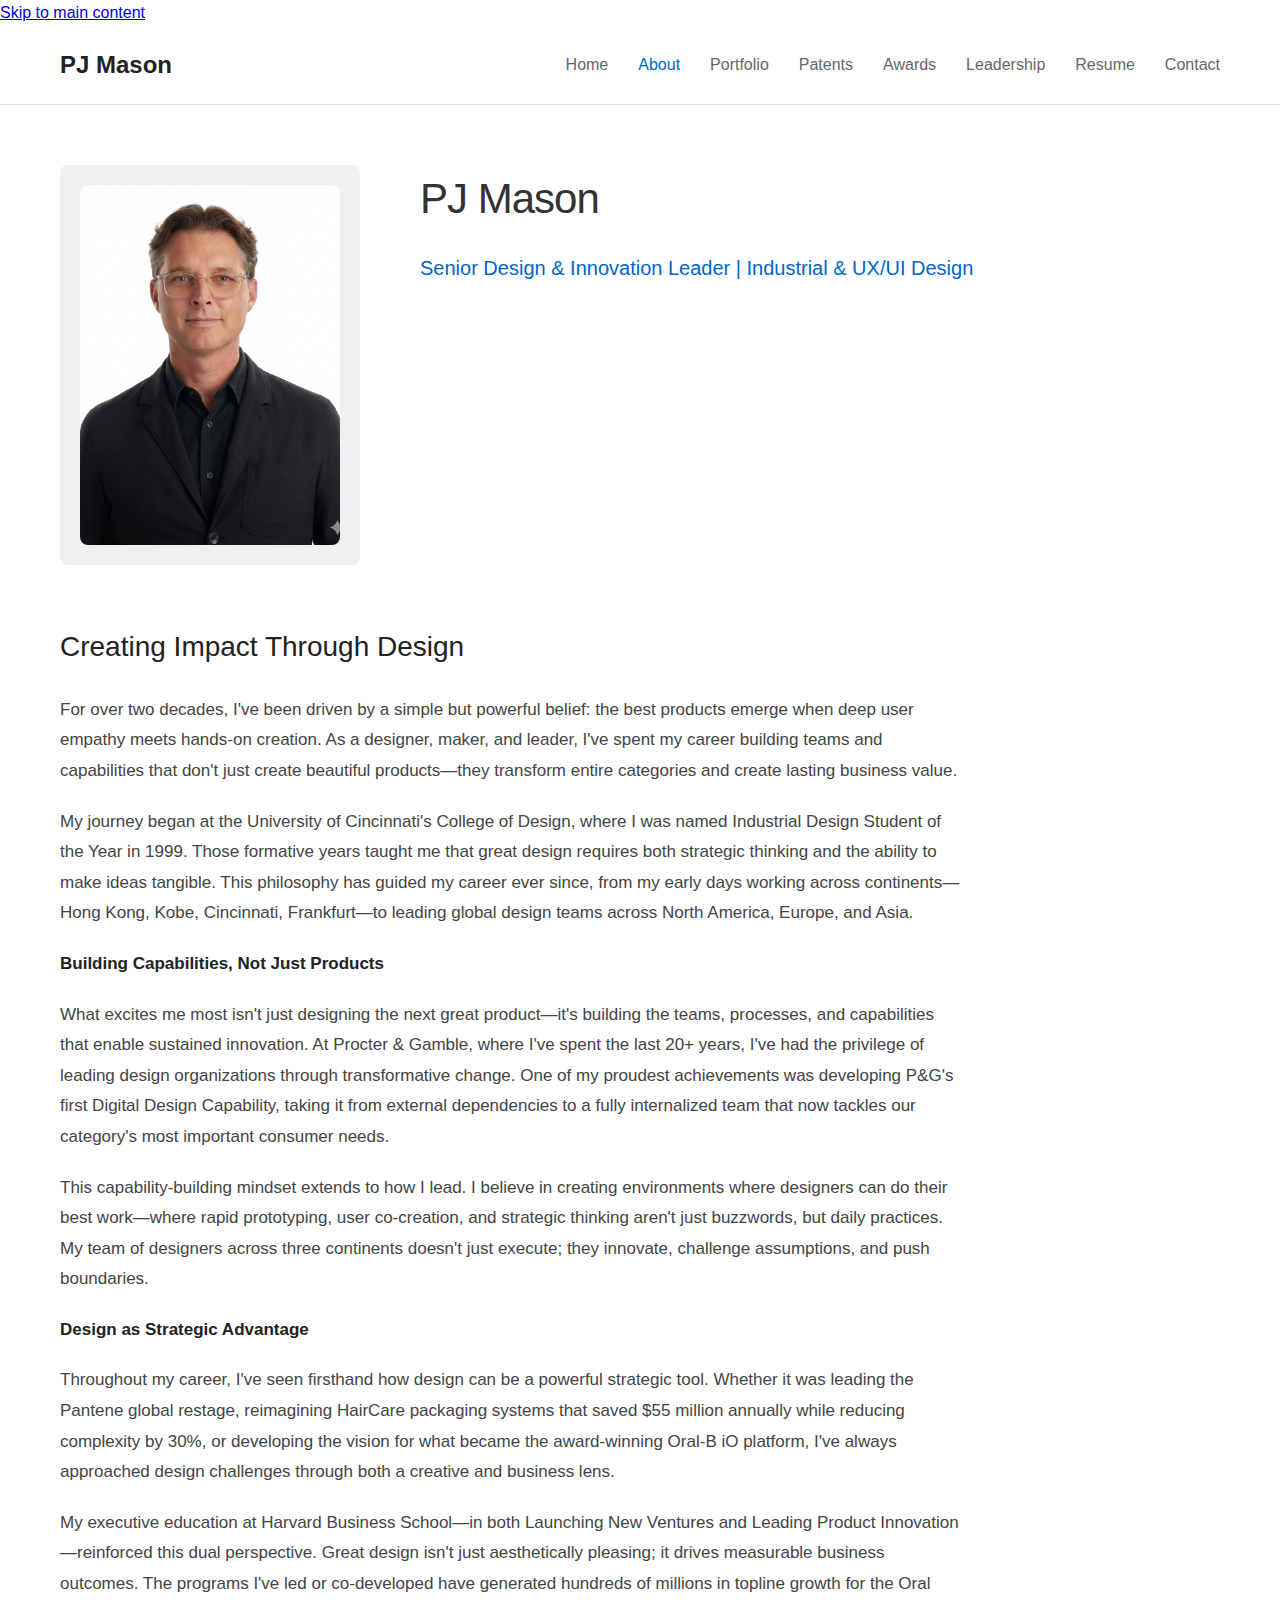
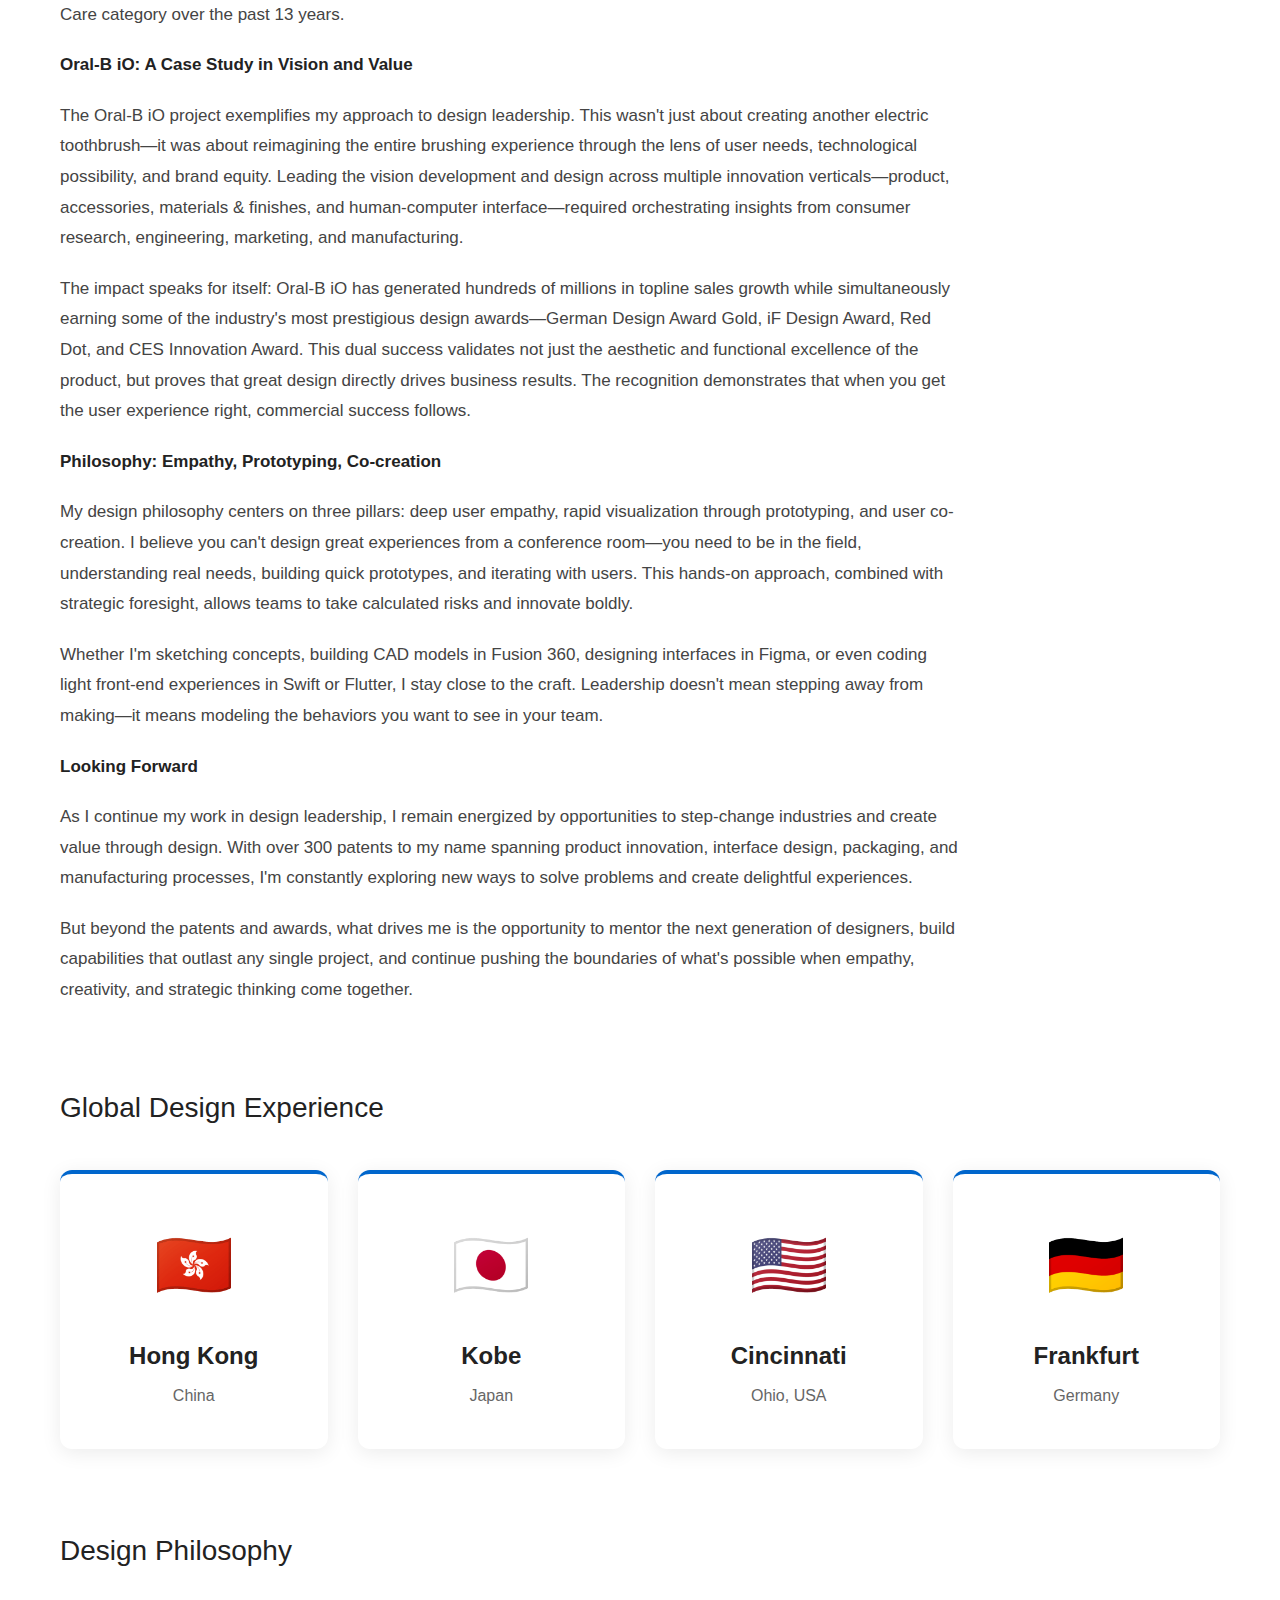
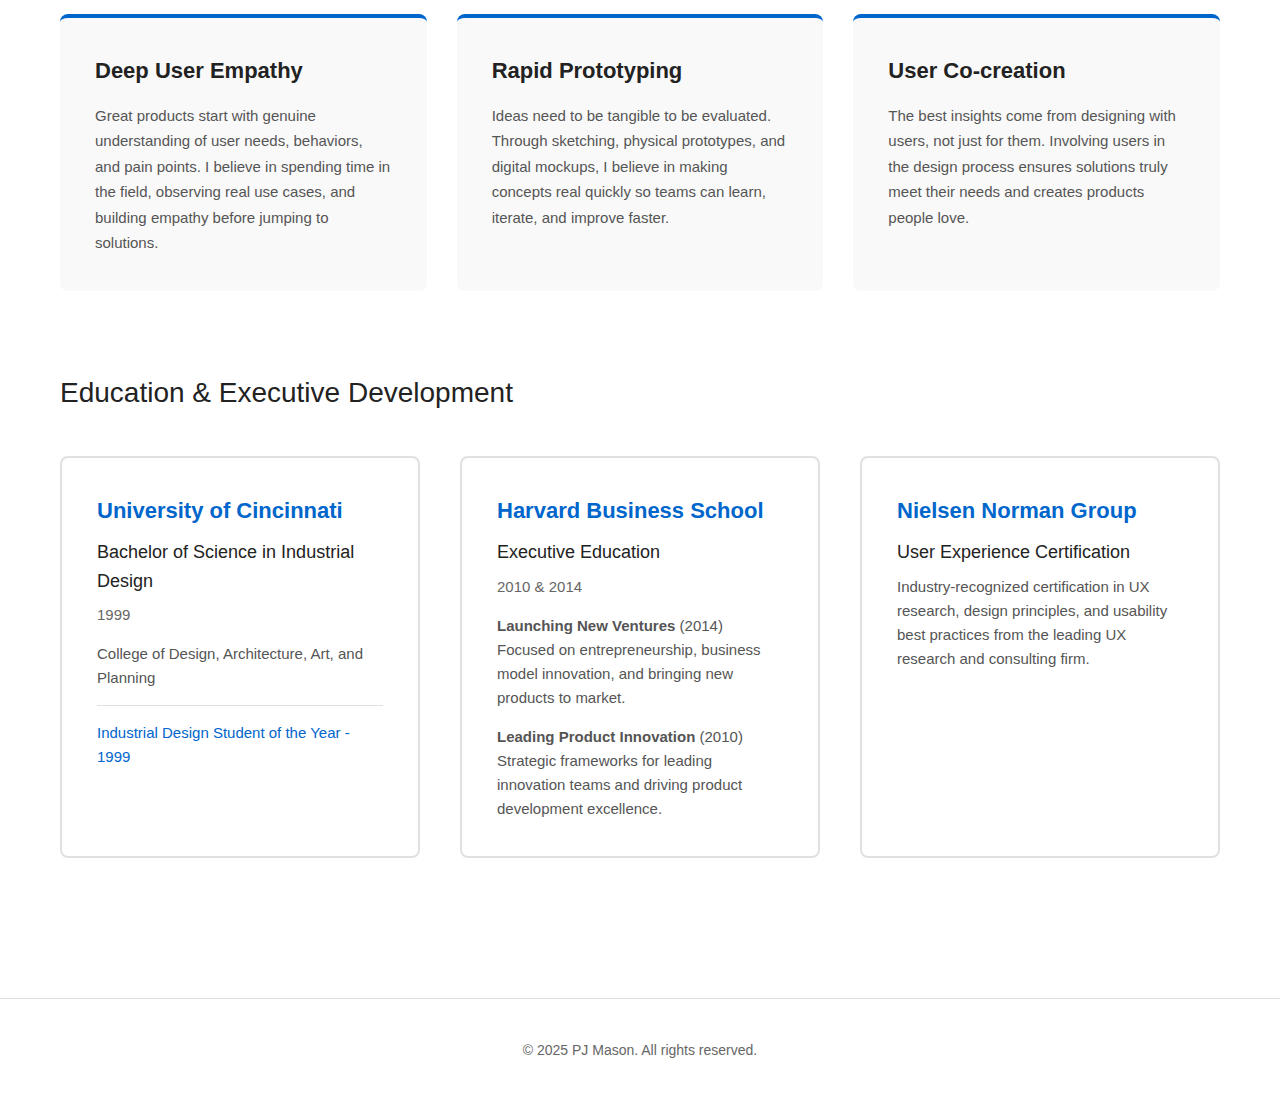
<file: about.html>
<!DOCTYPE html>
<html lang="en">
<head>
    <meta charset="UTF-8">
    <meta name="viewport" content="width=device-width, initial-scale=1.0">
    <meta name="description" content="Learn about PJ Mason's 20+ years of experience in Industrial Design and UX/UI. Design leader, maker, entrepreneur, mentor, and lecturer specializing in product innovation.">
    <meta name="keywords" content="PJ Mason About, Design Biography, Industrial Designer, UX Designer, Design Leadership, Product Innovation, Design Thinking">
    <meta name="author" content="PJ Mason">

    <!-- Open Graph / Facebook -->
    <meta property="og:type" content="profile">
    <meta property="og:url" content="https://pjmason.com/about.html">
    <meta property="og:title" content="About PJ Mason - Design Leader">
    <meta property="og:description" content="Designer, maker, leader, entrepreneur with 20+ years of experience in Industrial and UX/UI Design.">
    <meta property="og:image" content="https://pjmason.com/images/oralb-io-fullpage.png">

    <!-- Twitter -->
    <meta property="twitter:card" content="summary_large_image">
    <meta property="twitter:url" content="https://pjmason.com/about.html">
    <meta property="twitter:title" content="About PJ Mason - Design Leader">
    <meta property="twitter:description" content="Designer, maker, leader, entrepreneur with 20+ years of experience in Industrial and UX/UI Design.">
    <meta property="twitter:image" content="https://pjmason.com/images/oralb-io-fullpage.png">

    <title>About - PJ Mason</title>
    <link rel="icon" type="image/svg+xml" href="favicon.svg">
    <link rel="stylesheet" href="css/style.css">
    <style>
        /* About Page Specific Styles */
        .about-hero {
            display: grid;
            grid-template-columns: 300px 1fr;
            gap: 60px;
            margin-bottom: 60px;
            align-items: start;
        }
        
        .headshot-container {
            position: relative;
        }
        
        .headshot {
            width: 100%;
            height: 400px;
            background: #f0f0f0;
            border-radius: 8px;
            display: flex;
            align-items: center;
            justify-content: center;
            color: #999;
            font-size: 14px;
            text-align: center;
            padding: 20px;
        }
        
        .headshot img {
            width: 100%;
            height: 100%;
            object-fit: cover;
            border-radius: 8px;
        }
        
        .about-intro h1 {
            font-size: 42px;
            margin-bottom: 20px;
        }
        
        .about-intro .subtitle {
            font-size: 20px;
            color: #0066cc;
            margin-bottom: 30px;
            font-weight: 500;
        }
        
        .bio-section {
            margin-bottom: 80px;
        }
        
        .bio-section h2 {
            font-size: 28px;
            margin-bottom: 25px;
            color: #222;
        }
        
        .bio-content {
            font-size: 17px;
            line-height: 1.8;
            color: #444;
            max-width: 900px;
        }
        
        .bio-content p {
            margin-bottom: 20px;
        }
        
        .bio-content strong {
            color: #222;
            font-weight: 600;
        }
        
        /* Global Experience Section */
        .global-experience {
            margin-top: 60px;
        }

        .locations-grid {
            display: grid;
            grid-template-columns: repeat(4, 1fr);
            gap: 30px;
            margin-top: 40px;
        }

        .location-card {
            background: white;
            border-radius: 12px;
            padding: 40px 20px;
            text-align: center;
            transition: all 0.3s;
            box-shadow: 0 4px 20px rgba(0,0,0,0.08);
            border-top: 4px solid #0066cc;
        }

        .location-card:hover {
            transform: translateY(-10px);
            box-shadow: 0 12px 40px rgba(0,102,204,0.2);
        }

        .location-icon {
            font-size: 64px;
            margin-bottom: 20px;
            display: block;
        }

        .location-city {
            font-size: 24px;
            font-weight: 700;
            color: #222;
            margin-bottom: 8px;
        }

        .location-country {
            font-size: 16px;
            color: #666;
            font-weight: 500;
        }

        @media (max-width: 1024px) {
            .locations-grid {
                grid-template-columns: repeat(2, 1fr);
            }
        }
        
        /* Philosophy Cards */
        .philosophy-grid {
            display: grid;
            grid-template-columns: repeat(auto-fit, minmax(280px, 1fr));
            gap: 30px;
            margin-top: 40px;
        }
        
        .philosophy-card {
            padding: 35px;
            background: #f9f9f9;
            border-radius: 8px;
            border-top: 4px solid #0066cc;
        }
        
        .philosophy-card h3 {
            font-size: 22px;
            color: #222;
            margin-bottom: 15px;
        }
        
        .philosophy-card p {
            font-size: 15px;
            color: #555;
            line-height: 1.7;
        }
        
        /* Education Section */
        .education-grid {
            display: grid;
            grid-template-columns: repeat(auto-fit, minmax(350px, 1fr));
            gap: 40px;
            margin-top: 40px;
        }
        
        .education-card {
            padding: 35px;
            background: #fff;
            border: 2px solid #e0e0e0;
            border-radius: 8px;
        }
        
        .education-card h3 {
            font-size: 22px;
            color: #0066cc;
            margin-bottom: 10px;
        }
        
        .education-card .degree {
            font-size: 18px;
            color: #222;
            font-weight: 500;
            margin-bottom: 8px;
        }
        
        .education-card .year {
            font-size: 15px;
            color: #666;
            margin-bottom: 15px;
        }
        
        .education-card .details {
            font-size: 15px;
            color: #555;
            line-height: 1.6;
        }
        
        .education-card .honor {
            margin-top: 15px;
            padding-top: 15px;
            border-top: 1px solid #e0e0e0;
            font-size: 15px;
            color: #0066cc;
            font-weight: 500;
        }
        
        /* Responsive */
        @media (max-width: 768px) {
            .locations-grid {
                grid-template-columns: 1fr;
            }

            .about-hero {
                grid-template-columns: 1fr;
                gap: 40px;
            }

            .headshot {
                height: 350px;
            }

            .about-intro h1 {
                font-size: 32px;
            }
            
            .timeline {
                padding-left: 30px;
            }
            
            .timeline-item {
                padding-left: 20px;
            }
            
            .education-grid {
                grid-template-columns: 1fr;
            }
        }
    </style>
</head>
<body>
    <a href="#main-content" class="skip-link">Skip to main content</a>
    <nav role="navigation" aria-label="Main navigation">
        <div class="container">
            <a href="index.html" class="logo">PJ Mason</a>
            <button class="mobile-menu-toggle" aria-label="Toggle navigation menu" aria-expanded="false">
                <span></span>
                <span></span>
                <span></span>
            </button>
            <ul class="nav-links">
                <li><a href="index.html">Home</a></li>
                <li><a href="about.html" class="active">About</a></li>
                <li><a href="portfolio.html">Portfolio</a></li>
                <li><a href="patents.html">Patents</a></li>
                <li><a href="awards.html">Awards</a></li>
                <li><a href="leadership.html">Leadership</a></li>
                <li><a href="resume.html">Resume</a></li>
                <li><a href="contact.html">Contact</a></li>
            </ul>
        </div>
    </nav>

    <main id="main-content" role="main">
        <div class="container">
            <div class="about-hero">
                <div class="headshot-container">
                    <div class="headshot">
                        <img src="images/pj-mason-headshot.png" alt="PJ Mason" loading="lazy">
                    </div>
                </div>
                <div class="about-intro">
                    <h1>PJ Mason</h1>
                    <p class="subtitle">Senior Design & Innovation Leader | Industrial & UX/UI Design</p>
                </div>
            </div>

            <section class="bio-section">
                <h2>Creating Impact Through Design</h2>
                <div class="bio-content">
                    <p>
                        For over two decades, I've been driven by a simple but powerful belief: the best products emerge 
                        when deep user empathy meets hands-on creation. As a designer, maker, and leader, I've spent my 
                        career building teams and capabilities that don't just create beautiful products—they transform 
                        entire categories and create lasting business value.
                    </p>
                    <p>
                        My journey began at the University of Cincinnati's College of Design, where I was named Industrial 
                        Design Student of the Year in 1999. Those formative years taught me that great design requires both 
                        strategic thinking and the ability to make ideas tangible. This philosophy has guided my career ever 
                        since, from my early days working across continents—Hong Kong, Kobe, Cincinnati, Frankfurt—to leading 
                        global design teams across North America, Europe, and Asia.
                    </p>

                    <p><strong>Building Capabilities, Not Just Products</strong></p>
                    <p>
                        What excites me most isn't just designing the next great product—it's building the teams, processes, 
                        and capabilities that enable sustained innovation. At Procter & Gamble, where I've spent the last 20+ 
                        years, I've had the privilege of leading design organizations through transformative change. One of my 
                        proudest achievements was developing P&G's first Digital Design Capability, taking it from external 
                        dependencies to a fully internalized team that now tackles our category's most important consumer needs.
                    </p>
                    <p>
                        This capability-building mindset extends to how I lead. I believe in creating environments where designers 
                        can do their best work—where rapid prototyping, user co-creation, and strategic thinking aren't just 
                        buzzwords, but daily practices. My team of designers across three continents doesn't just execute; 
                        they innovate, challenge assumptions, and push boundaries.
                    </p>

                    <p><strong>Design as Strategic Advantage</strong></p>
                    <p>
                        Throughout my career, I've seen firsthand how design can be a powerful strategic tool. Whether it was 
                        leading the Pantene global restage, reimagining HairCare packaging systems that saved $55 million annually 
                        while reducing complexity by 30%, or developing the vision for what became the award-winning Oral-B iO 
                        platform, I've always approached design challenges through both a creative and business lens.
                    </p>
                    <p>
                        My executive education at Harvard Business School—in both Launching New Ventures and Leading Product 
                        Innovation—reinforced this dual perspective. Great design isn't just aesthetically pleasing; it drives 
                        measurable business outcomes. The programs I've led or co-developed have generated hundreds of millions 
                        in topline growth for the Oral Care category over the past 13 years.
                    </p>

                    <p><strong>Oral-B iO: A Case Study in Vision and Value</strong></p>
                    <p>
                        The Oral-B iO project exemplifies my approach to design leadership. This wasn't just about creating another 
                        electric toothbrush—it was about reimagining the entire brushing experience through the lens of user needs, 
                        technological possibility, and brand equity. Leading the vision development and design across multiple 
                        innovation verticals—product, accessories, materials & finishes, and human-computer interface—required 
                        orchestrating insights from consumer research, engineering, marketing, and manufacturing.
                    </p>
                    <p>
                        The impact speaks for itself: Oral-B iO has generated hundreds of millions in topline sales growth while 
                        simultaneously earning some of the industry's most prestigious design awards—German Design Award Gold, iF 
                        Design Award, Red Dot, and CES Innovation Award. This dual success validates not just the aesthetic and 
                        functional excellence of the product, but proves that great design directly drives business results. The 
                        recognition demonstrates that when you get the user experience right, commercial success follows.
                    </p>

                    <p><strong>Philosophy: Empathy, Prototyping, Co-creation</strong></p>
                    <p>
                        My design philosophy centers on three pillars: deep user empathy, rapid visualization through prototyping, 
                        and user co-creation. I believe you can't design great experiences from a conference room—you need to be in 
                        the field, understanding real needs, building quick prototypes, and iterating with users. This hands-on 
                        approach, combined with strategic foresight, allows teams to take calculated risks and innovate boldly.
                    </p>
                    <p>
                        Whether I'm sketching concepts, building CAD models in Fusion 360, designing interfaces in Figma, or even 
                        coding light front-end experiences in Swift or Flutter, I stay close to the craft. Leadership doesn't mean 
                        stepping away from making—it means modeling the behaviors you want to see in your team.
                    </p>

                    <p><strong>Looking Forward</strong></p>
                    <p>
                        As I continue my work in design leadership, I remain energized by opportunities to step-change industries and 
                        create value through design. With over 300 patents to my name spanning product innovation, interface design, 
                        packaging, and manufacturing processes, I'm constantly exploring new ways to solve problems and create 
                        delightful experiences.
                    </p>
                    <p>
                        But beyond the patents and awards, what drives me is the opportunity to mentor the next generation of designers, 
                        build capabilities that outlast any single project, and continue pushing the boundaries of what's possible when 
                        empathy, creativity, and strategic thinking come together.
                    </p>
                </div>
            </section>

            <section class="bio-section global-experience">
                <h2>Global Design Experience</h2>
                <div class="locations-grid">
                    <div class="location-card">
                        <span class="location-icon">🇭🇰</span>
                        <div class="location-city">Hong Kong</div>
                        <div class="location-country">China</div>
                    </div>

                    <div class="location-card">
                        <span class="location-icon">🇯🇵</span>
                        <div class="location-city">Kobe</div>
                        <div class="location-country">Japan</div>
                    </div>

                    <div class="location-card">
                        <span class="location-icon">🇺🇸</span>
                        <div class="location-city">Cincinnati</div>
                        <div class="location-country">Ohio, USA</div>
                    </div>

                    <div class="location-card">
                        <span class="location-icon">🇩🇪</span>
                        <div class="location-city">Frankfurt</div>
                        <div class="location-country">Germany</div>
                    </div>
                </div>
            </section>

            <section class="bio-section">
                <h2>Design Philosophy</h2>
                <div class="philosophy-grid">
                    <div class="philosophy-card">
                        <h3>Deep User Empathy</h3>
                        <p>
                            Great products start with genuine understanding of user needs, behaviors, and pain points. 
                            I believe in spending time in the field, observing real use cases, and building empathy 
                            before jumping to solutions.
                        </p>
                    </div>
                    <div class="philosophy-card">
                        <h3>Rapid Prototyping</h3>
                        <p>
                            Ideas need to be tangible to be evaluated. Through sketching, physical prototypes, and 
                            digital mockups, I believe in making concepts real quickly so teams can learn, iterate, 
                            and improve faster.
                        </p>
                    </div>
                    <div class="philosophy-card">
                        <h3>User Co-creation</h3>
                        <p>
                            The best insights come from designing with users, not just for them. Involving users in 
                            the design process ensures solutions truly meet their needs and creates products people love.
                        </p>
                    </div>
                </div>
            </section>

            <section class="bio-section">
                <h2>Education & Executive Development</h2>
                <div class="education-grid">
                    <div class="education-card">
                        <h3>University of Cincinnati</h3>
                        <p class="degree">Bachelor of Science in Industrial Design</p>
                        <p class="year">1999</p>
                        <p class="details">
                            College of Design, Architecture, Art, and Planning
                        </p>
                        <p class="honor">Industrial Design Student of the Year - 1999</p>
                    </div>

                    <div class="education-card">
                        <h3>Harvard Business School</h3>
                        <p class="degree">Executive Education</p>
                        <p class="year">2010 & 2014</p>
                        <p class="details">
                            <strong>Launching New Ventures</strong> (2014)<br>
                            Focused on entrepreneurship, business model innovation, and bringing new products to market.
                        </p>
                        <p class="details" style="margin-top: 15px;">
                            <strong>Leading Product Innovation</strong> (2010)<br>
                            Strategic frameworks for leading innovation teams and driving product development excellence.
                        </p>
                    </div>

                    <div class="education-card">
                        <h3>Nielsen Norman Group</h3>
                        <p class="degree">User Experience Certification</p>
                        <p class="details">
                            Industry-recognized certification in UX research, design principles, and usability best practices 
                            from the leading UX research and consulting firm.
                        </p>
                    </div>
                </div>
            </section>
        </div>
    </main>

    <footer role="contentinfo">
        <div class="container">
            <p>&copy; 2025 PJ Mason. All rights reserved.</p>
        </div>
    </footer>
    <script src="js/main.js"></script>
</body>
</html>
</file>
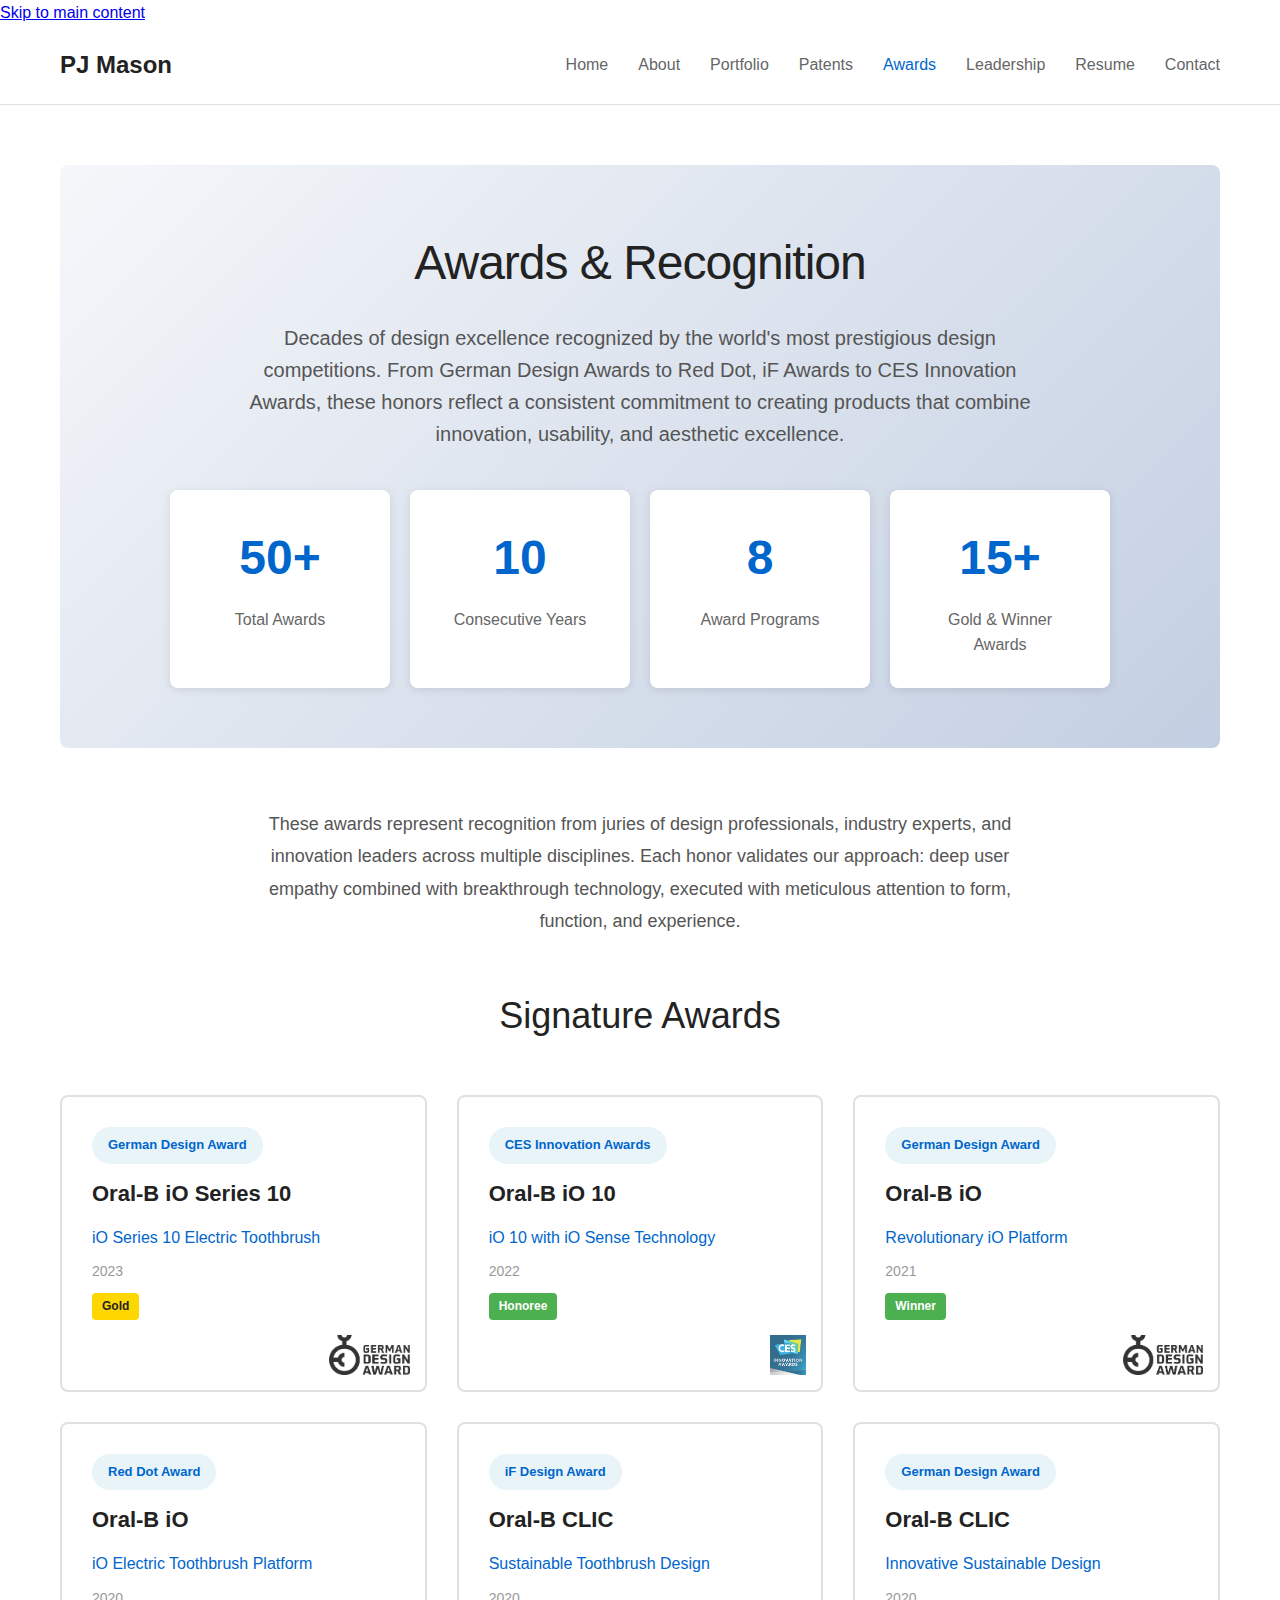
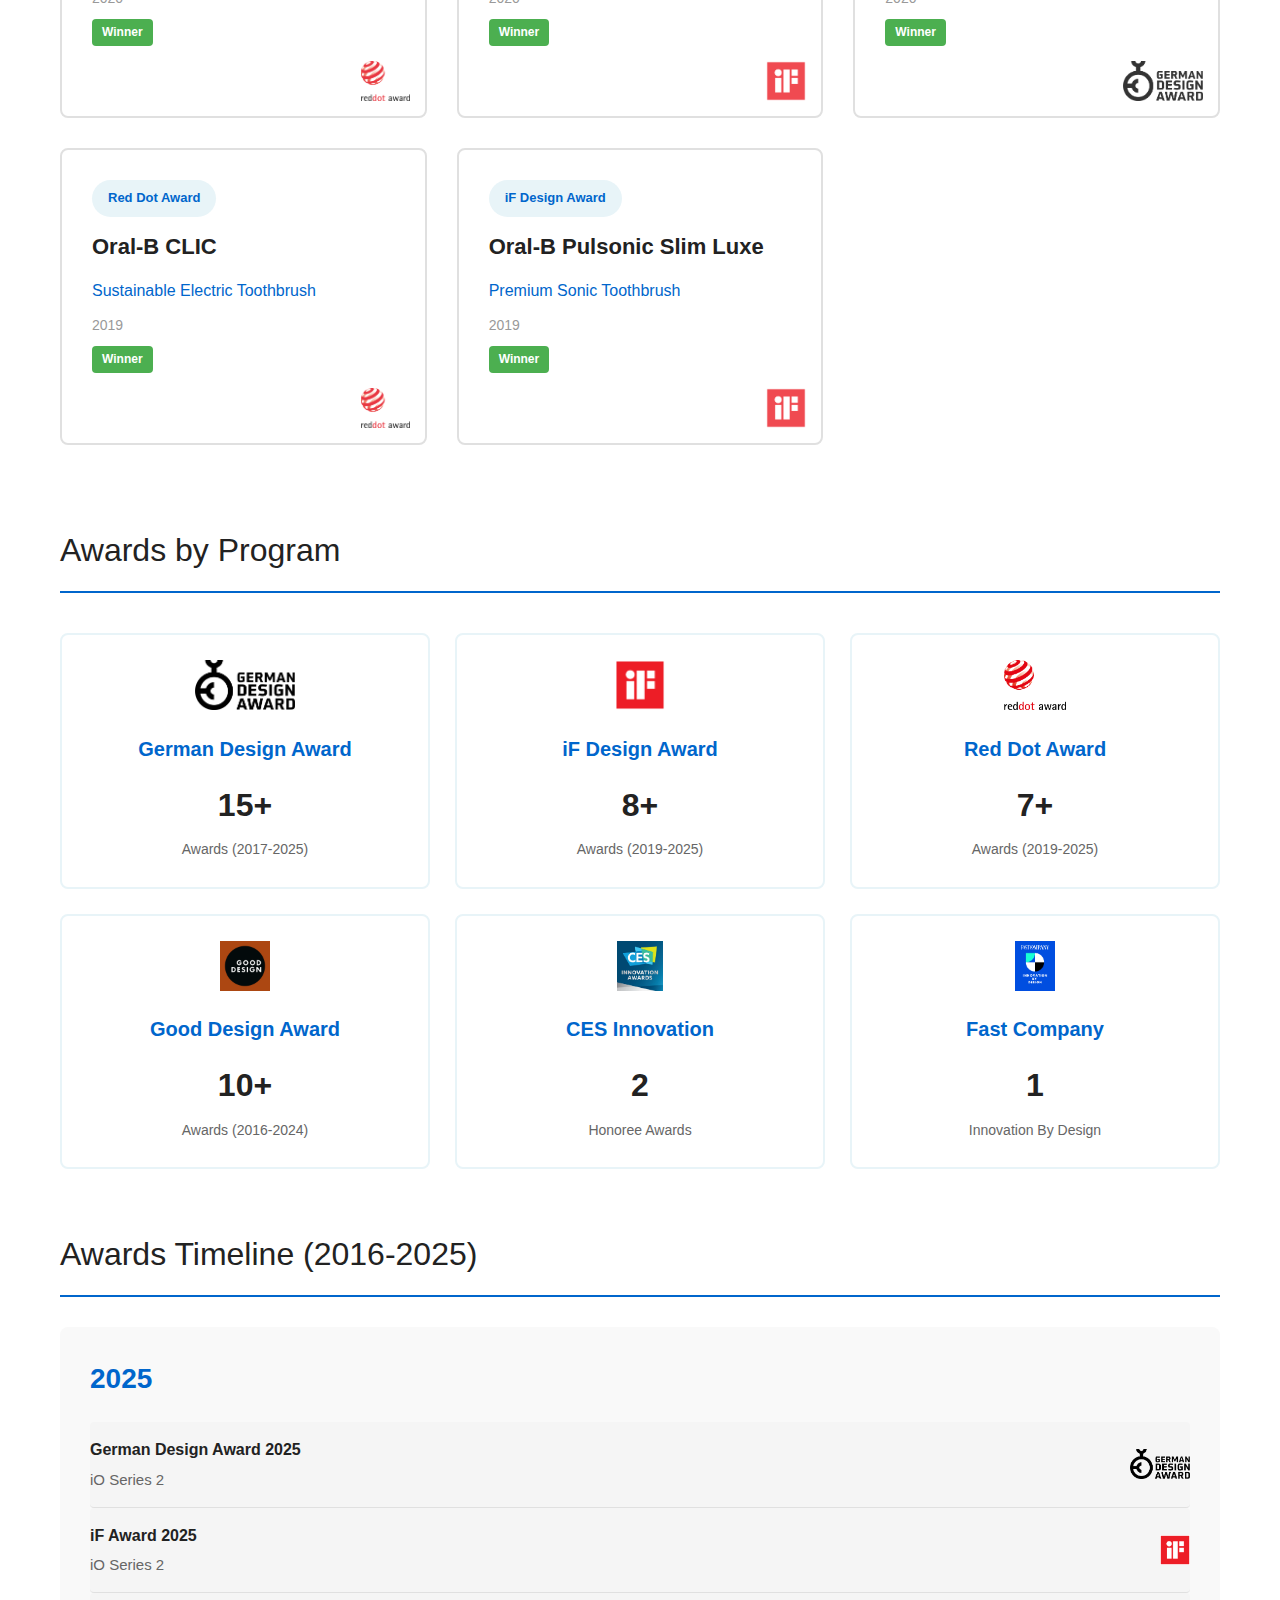
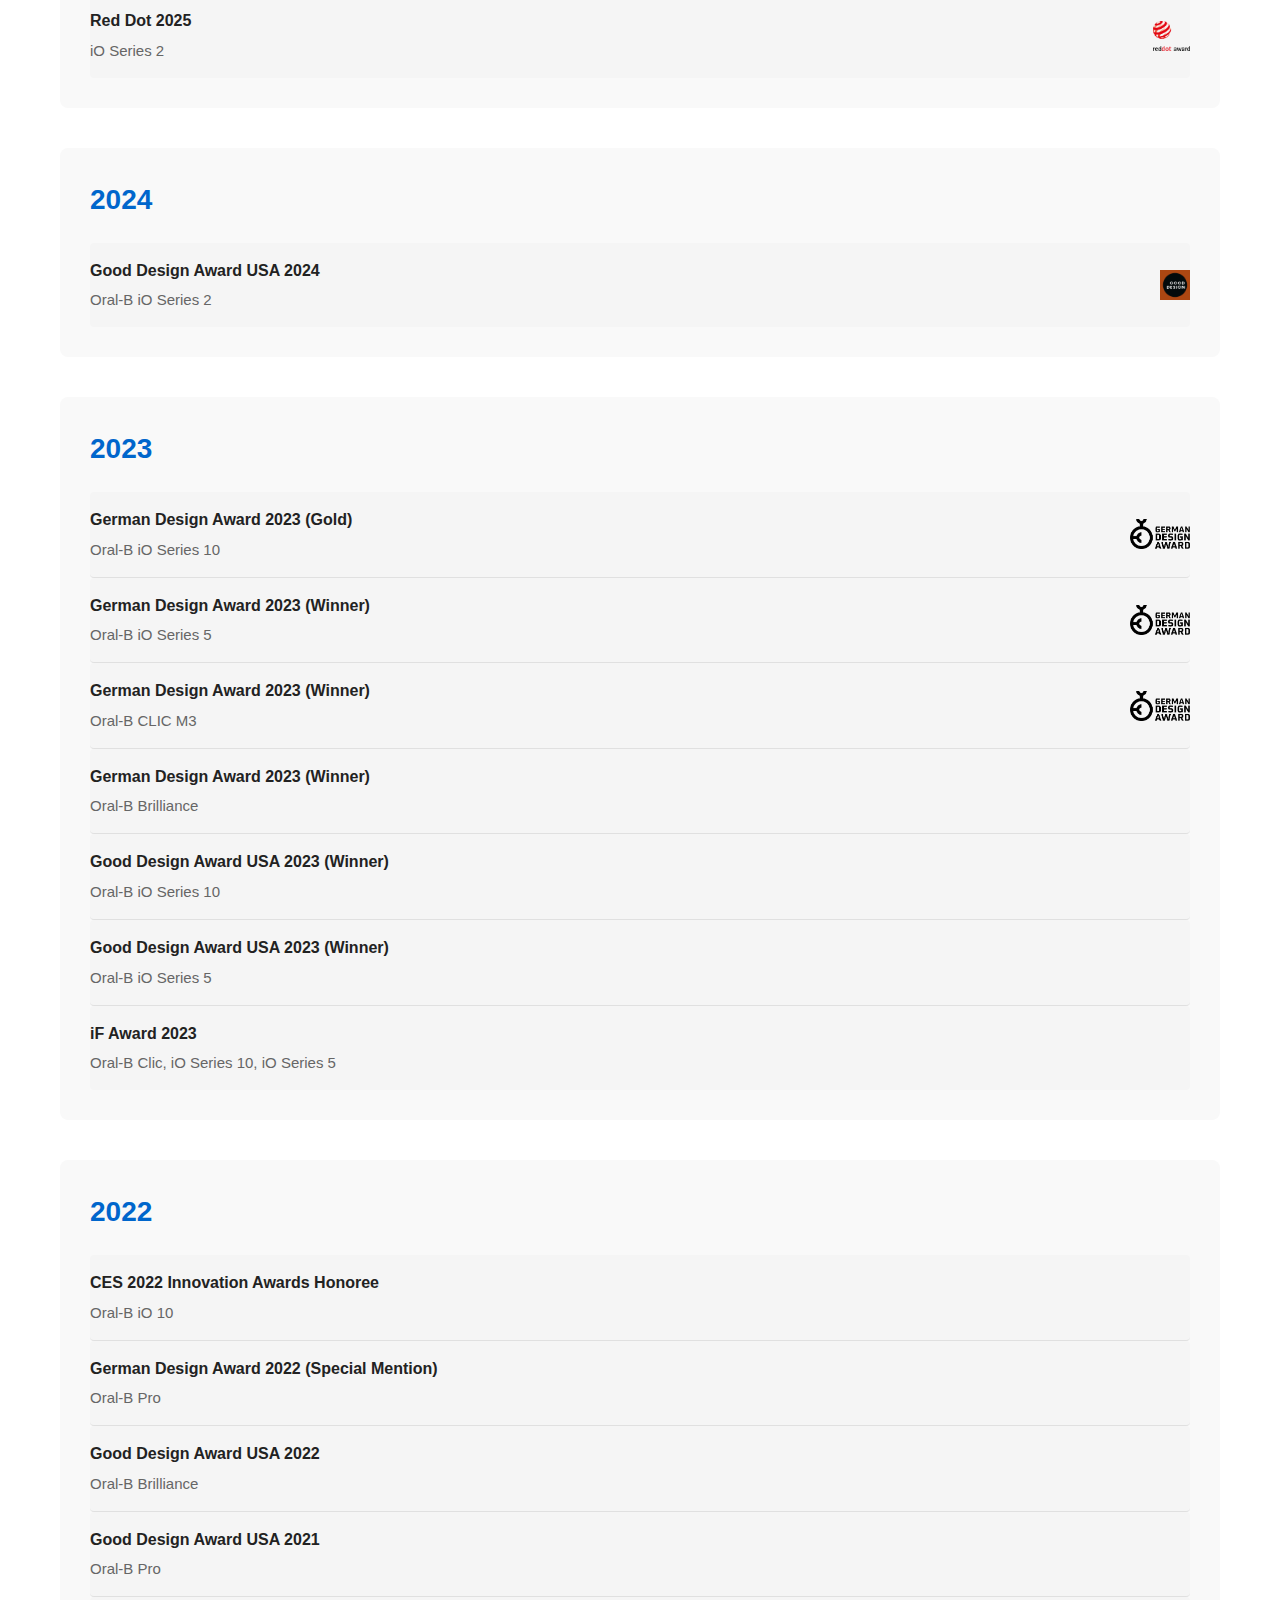
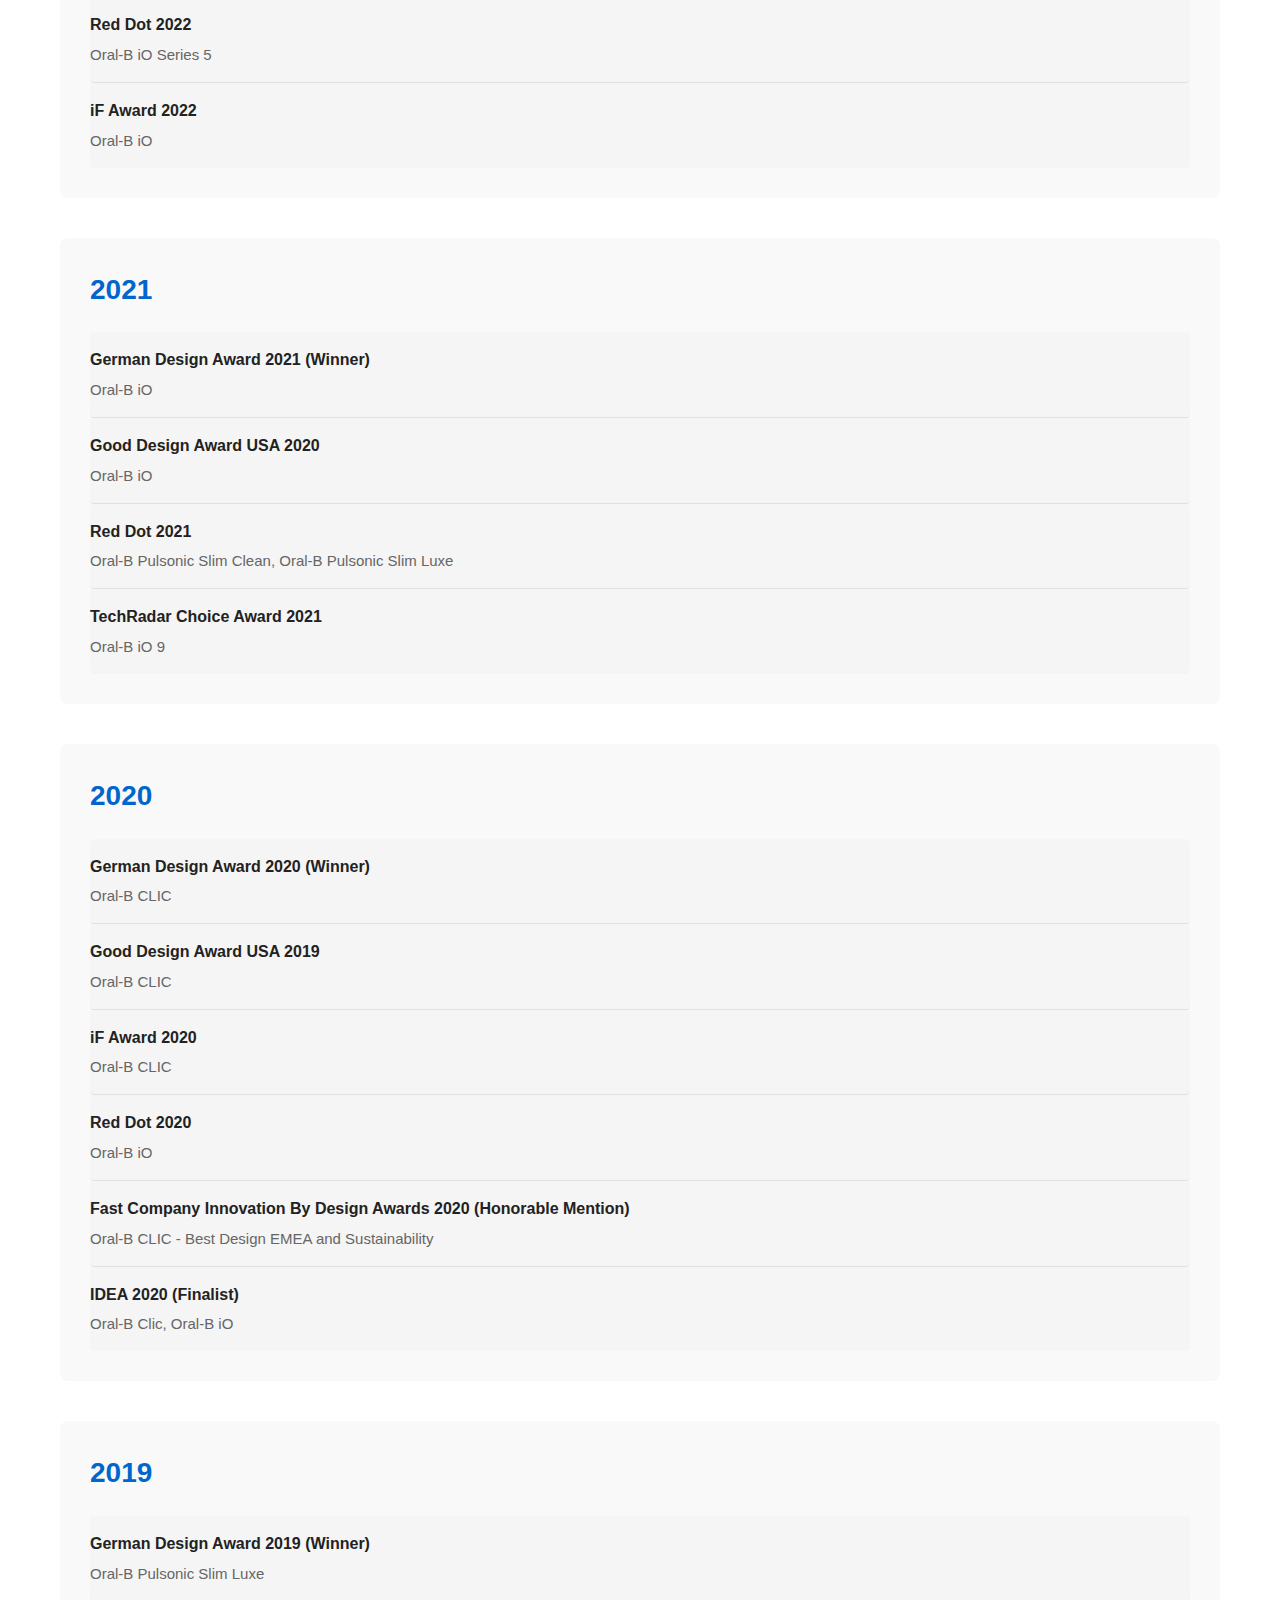
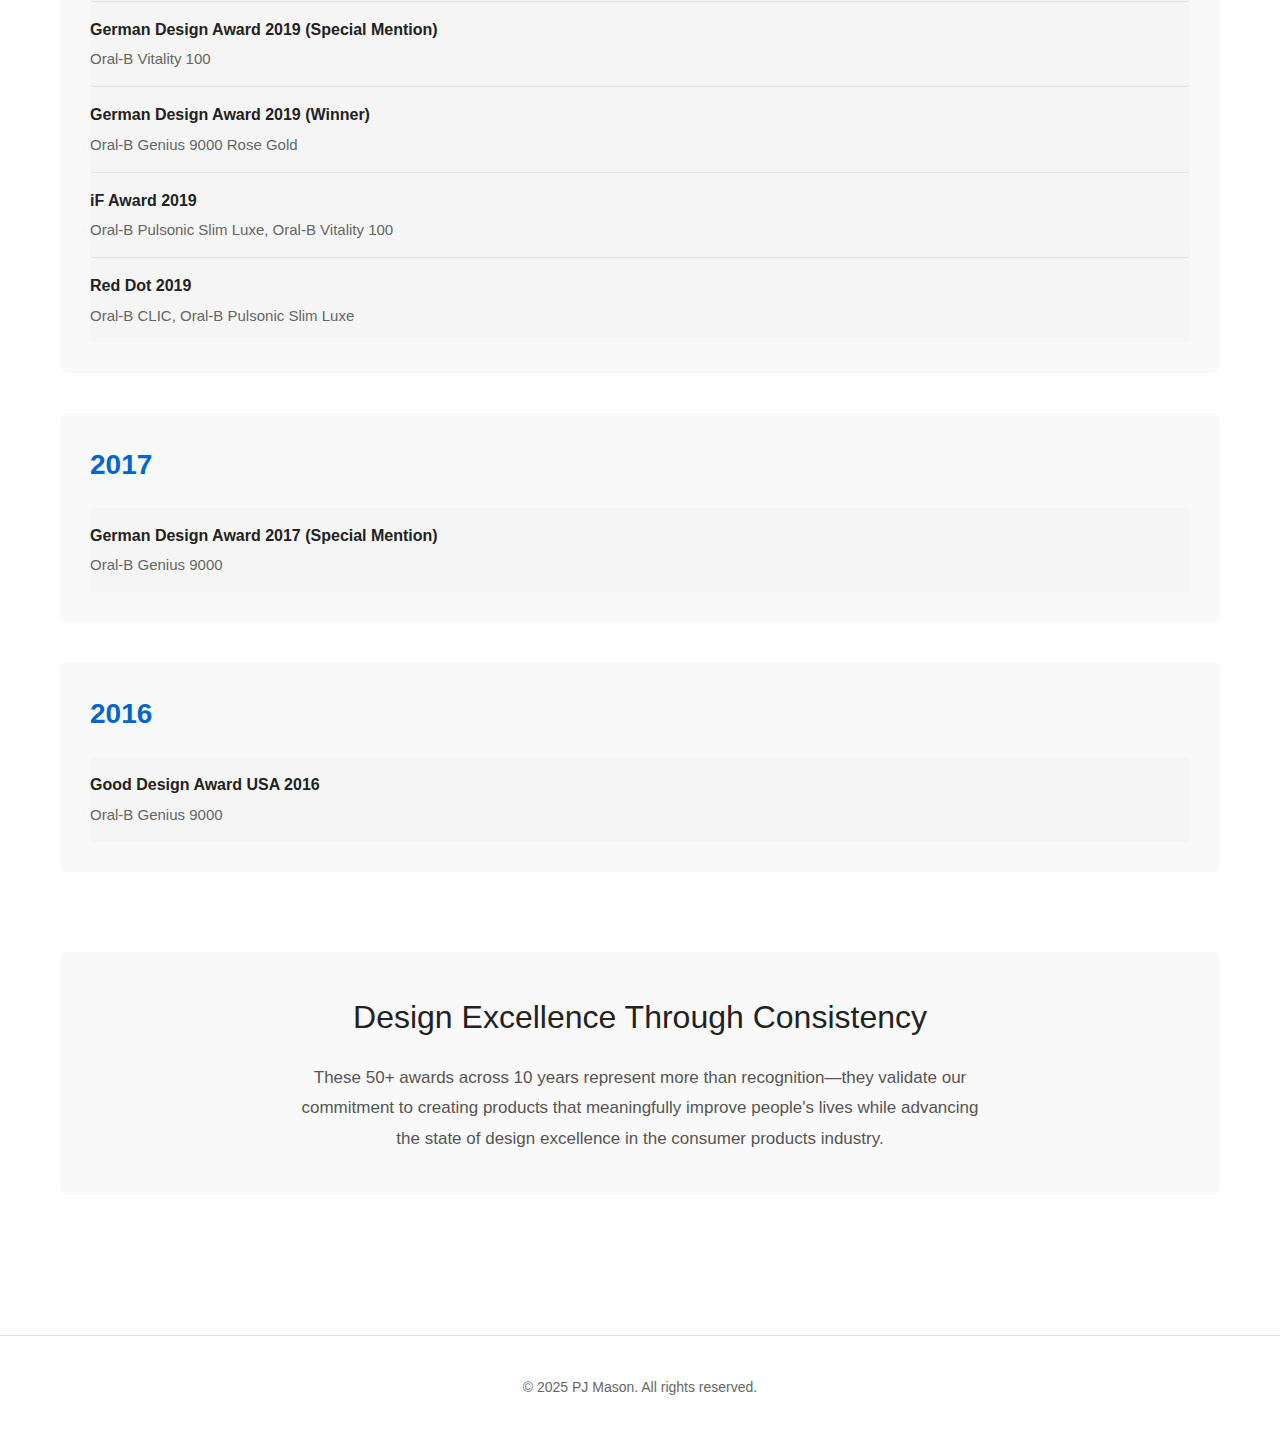
<file: awards.html>
<!DOCTYPE html>
<html lang="en">
<head>
    <meta charset="UTF-8">
    <meta name="viewport" content="width=device-width, initial-scale=1.0">
    <meta name="description" content="PJ Mason's design awards including German Design Award Gold, iF Design Award, Red Dot Award, CES Innovation Award, and Cannes Lion Bronze for Oral-B products.">
    <meta name="keywords" content="Design Awards, German Design Award, iF Design Award, Red Dot, CES Innovation Award, Cannes Lion, Design Recognition">
    <meta name="author" content="PJ Mason">

    <!-- Open Graph / Facebook -->
    <meta property="og:type" content="website">
    <meta property="og:url" content="https://pjmason.com/awards.html">
    <meta property="og:title" content="Awards - PJ Mason">
    <meta property="og:description" content="Award-winning design work including German Design Award Gold, iF Design Award, Red Dot, and CES Innovation Award.">
    <meta property="og:image" content="https://pjmason.com/images/oralb-io-fullpage.png">

    <!-- Twitter -->
    <meta property="twitter:card" content="summary_large_image">
    <meta property="twitter:url" content="https://pjmason.com/awards.html">
    <meta property="twitter:title" content="Awards - PJ Mason">
    <meta property="twitter:description" content="Award-winning design work including German Design Award Gold, iF Design Award, Red Dot, and CES Innovation Award.">
    <meta property="twitter:image" content="https://pjmason.com/images/oralb-io-fullpage.png">

    <title>Awards - PJ Mason</title>
    <link rel="icon" type="image/svg+xml" href="favicon.svg">
    <link rel="stylesheet" href="css/style.css">
    <style>
        /* Awards Page Specific Styles */
        .awards-hero {
            text-align: center;
            padding: 60px 0;
            background: linear-gradient(135deg, #f5f7fa 0%, #c3cfe2 100%);
            border-radius: 8px;
            margin-bottom: 60px;
        }
        
        .awards-hero h1 {
            font-size: 48px;
            margin-bottom: 20px;
            color: #222;
        }
        
        .awards-hero .subtitle {
            font-size: 20px;
            color: #555;
            max-width: 800px;
            margin: 0 auto 40px;
            line-height: 1.6;
        }
        
        .award-stats {
            display: flex;
            flex-wrap: wrap;
            justify-content: center;
            gap: 20px;
            max-width: 1100px;
            margin: 0 auto;
        }
        
        .stat-card {
            flex: 1 1 180px;
            min-width: 180px;
            max-width: 220px;
            background: white;
            padding: 30px;
            border-radius: 8px;
            box-shadow: 0 2px 10px rgba(0,0,0,0.1);
        }
        
        .stat-number {
            font-size: 48px;
            font-weight: 700;
            color: #0066cc;
            display: block;
            margin-bottom: 10px;
        }
        
        .stat-label {
            font-size: 16px;
            color: #666;
            font-weight: 500;
        }
        
        .section-intro {
            text-align: center;
            max-width: 800px;
            margin: 0 auto 50px;
            font-size: 18px;
            line-height: 1.8;
            color: #555;
        }
        
        .featured-awards {
            margin-bottom: 80px;
        }
        
        .featured-awards h2 {
            text-align: center;
            font-size: 36px;
            margin-bottom: 50px;
        }
        
        .award-grid {
            display: grid;
            grid-template-columns: repeat(auto-fit, minmax(350px, 1fr));
            gap: 30px;
        }
        
        .award-card {
            background: #fff;
            border: 2px solid #e0e0e0;
            border-radius: 8px;
            padding: 30px;
            padding-bottom: 70px; /* Extra space for logo */
            transition: all 0.3s;
            position: relative; /* For absolute positioning of logo */
        }
        
        .award-card:hover {
            border-color: #0066cc;
            box-shadow: 0 4px 20px rgba(0,102,204,0.1);
            transform: translateY(-2px);
        }
        
        .award-logo {
            position: absolute;
            bottom: 15px;
            right: 15px;
            height: 40px;
            width: auto;
            object-fit: contain;
            opacity: 0.8;
        }
        
        .award-badge {
            display: inline-block;
            padding: 8px 16px;
            background: #e8f4f8;
            color: #0066cc;
            border-radius: 20px;
            font-size: 13px;
            font-weight: 600;
            margin-bottom: 15px;
        }
        
        .award-title {
            font-size: 22px;
            font-weight: 600;
            color: #222;
            margin-bottom: 15px;
            line-height: 1.4;
        }
        
        .award-title a {
            color: #222;
            text-decoration: none;
            transition: color 0.3s;
        }
        
        .award-title a:hover {
            color: #0066cc;
            text-decoration: underline;
        }
        
        .award-product {
            font-size: 16px;
            color: #0066cc;
            margin-bottom: 10px;
            font-weight: 500;
        }
        
        .award-year {
            font-size: 14px;
            color: #999;
            font-weight: 500;
        }
        
        .award-level {
            display: inline-block;
            padding: 4px 10px;
            background: #ffd700;
            color: #222;
            border-radius: 4px;
            font-size: 12px;
            font-weight: 600;
            margin-top: 10px;
        }
        
        .award-level.gold {
            background: #ffd700;
        }
        
        .award-level.winner {
            background: #4CAF50;
            color: white;
        }
        
        .award-level.special {
            background: #9C27B0;
            color: white;
        }
        
        .timeline-section {
            margin-bottom: 80px;
        }
        
        .timeline-section h2 {
            font-size: 32px;
            color: #222;
            margin-bottom: 30px;
            padding-bottom: 15px;
            border-bottom: 2px solid #0066cc;
        }
        
        .year-group {
            margin-bottom: 40px;
            padding: 30px;
            background: #f9f9f9;
            border-radius: 8px;
        }
        
        .year-header {
            font-size: 28px;
            font-weight: 700;
            color: #0066cc;
            margin-bottom: 20px;
        }
        
        .award-list {
            list-style: none;
            padding: 0;
        }
        
        .award-item {
            padding: 15px 0;
            border-bottom: 1px solid #e0e0e0;
            display: flex;
            align-items: center;
            gap: 12px;
        }
        
        .award-item:last-child {
            border-bottom: none;
        }
        
        .award-item-content {
            flex: 1;
            display: flex;
            flex-direction: column;
        }
        
        .inline-award-logo {
            height: 30px;
            width: auto;
            object-fit: contain;
            margin-left: auto;
            flex-shrink: 0;
        }
        
        .award-item strong {
            color: #222;
            font-size: 16px;
            margin-bottom: 5px;
            display: block;
        }
        
        .award-item strong a {
            color: #222;
            text-decoration: none;
            transition: color 0.3s;
        }
        
        .award-item strong a:hover {
            color: #0066cc;
            text-decoration: underline;
        }
        
        .award-item span {
            font-size: 15px;
            color: #666;
        }
        
        .category-section {
            margin-bottom: 60px;
        }
        
        .category-section h2 {
            font-size: 32px;
            color: #222;
            margin-bottom: 30px;
            padding-bottom: 15px;
            border-bottom: 2px solid #0066cc;
        }
        
        .awards-by-type {
            display: grid;
            grid-template-columns: repeat(auto-fit, minmax(280px, 1fr));
            gap: 25px;
            margin: 40px 0;
        }
        
        .type-card {
            background: white;
            border: 2px solid #e8f4f8;
            padding: 25px;
            border-radius: 8px;
            text-align: center;
        }
        
        .type-card img {
            height: 50px;
            width: auto;
            margin: 0 auto 15px;
            object-fit: contain;
        }
        
        .type-card h3 {
            color: #0066cc;
            font-size: 20px;
            margin-bottom: 15px;
            font-weight: 600;
        }
        
        .type-card h3 a {
            color: #0066cc;
            text-decoration: none;
            transition: color 0.3s;
        }
        
        .type-card h3 a:hover {
            color: #004499;
            text-decoration: underline;
        }
        
        .type-card p {
            font-size: 32px;
            font-weight: 700;
            color: #222;
            margin-bottom: 5px;
        }
        
        .type-card span {
            font-size: 14px;
            color: #666;
        }
        
        /* Responsive */
        @media (max-width: 768px) {
            .awards-hero h1 {
                font-size: 36px;
            }
            
            .award-grid {
                grid-template-columns: 1fr;
            }
            
            .award-stats {
                gap: 15px;
            }
            
            .stat-card {
                min-width: 150px;
            }
            
            .inline-award-logo {
                height: 24px;
            }
        }
    </style>
</head>
<body>
    <a href="#main-content" class="skip-link">Skip to main content</a>
    <nav role="navigation" aria-label="Main navigation">
        <div class="container">
            <a href="index.html" class="logo">PJ Mason</a>
            <button class="mobile-menu-toggle" aria-label="Toggle navigation menu" aria-expanded="false">
                <span></span>
                <span></span>
                <span></span>
            </button>
            <ul class="nav-links">
                <li><a href="index.html">Home</a></li>
                <li><a href="about.html">About</a></li>
                <li><a href="portfolio.html">Portfolio</a></li>
                <li><a href="patents.html">Patents</a></li>
                <li><a href="awards.html" class="active">Awards</a></li>
                <li><a href="leadership.html">Leadership</a></li>
                <li><a href="resume.html">Resume</a></li>
                <li><a href="contact.html">Contact</a></li>
            </ul>
        </div>
    </nav>

    <main id="main-content" role="main">
        <div class="container">
            <div class="awards-hero">
                <h1>Awards & Recognition</h1>
                <p class="subtitle">
                    Decades of design excellence recognized by the world's most prestigious design 
                    competitions. From German Design Awards to Red Dot, iF Awards to CES Innovation 
                    Awards, these honors reflect a consistent commitment to creating products that 
                    combine innovation, usability, and aesthetic excellence.
                </p>
                <div class="award-stats">
                    <div class="stat-card">
                        <span class="stat-number">50+</span>
                        <span class="stat-label">Total Awards</span>
                    </div>
                    <div class="stat-card">
                        <span class="stat-number">10</span>
                        <span class="stat-label">Consecutive Years</span>
                    </div>
                    <div class="stat-card">
                        <span class="stat-number">8</span>
                        <span class="stat-label">Award Programs</span>
                    </div>
                    <div class="stat-card">
                        <span class="stat-number">15+</span>
                        <span class="stat-label">Gold & Winner Awards</span>
                    </div>
                </div>
            </div>

            <p class="section-intro">
                These awards represent recognition from juries of design professionals, industry experts, 
                and innovation leaders across multiple disciplines. Each honor validates our approach: 
                deep user empathy combined with breakthrough technology, executed with meticulous attention 
                to form, function, and experience.
            </p>

            <section class="featured-awards">
                <h2>Signature Awards</h2>
                
                <div class="award-grid">
                    <!-- German Design Award Gold - iO Series 10 -->
                    <div class="award-card">
                        <span class="award-badge">German Design Award</span>
                        <h3 class="award-title">
                            <a href="https://www.german-design-award.com/en" target="_blank" rel="noopener noreferrer">Oral-B iO Series 10</a>
                        </h3>
                        <p class="award-product">iO Series 10 Electric Toothbrush</p>
                        <p class="award-year">2023</p>
                        <span class="award-level gold">Gold</span>
                        <img src="images/awards/german-design-award-logo.png" alt="German Design Award" class="award-logo" loading="lazy">
                    </div>

                    <!-- CES Innovation Award -->
                    <div class="award-card">
                        <span class="award-badge">CES Innovation Awards</span>
                        <h3 class="award-title">
                            <a href="https://www.ces.tech/ces-innovation-awards/" target="_blank" rel="noopener noreferrer">Oral-B iO 10</a>
                        </h3>
                        <p class="award-product">iO 10 with iO Sense Technology</p>
                        <p class="award-year">2022</p>
                        <span class="award-level winner">Honoree</span>
                        <img src="images/awards/ces-innovation-awards-logo.png" alt="CES Innovation Awards" class="award-logo" loading="lazy">
                    </div>

                    <!-- German Design Award - Oral-B iO -->
                    <div class="award-card">
                        <span class="award-badge">German Design Award</span>
                        <h3 class="award-title">
                            <a href="https://www.german-design-award.com/en" target="_blank" rel="noopener noreferrer">Oral-B iO</a>
                        </h3>
                        <p class="award-product">Revolutionary iO Platform</p>
                        <p class="award-year">2021</p>
                        <span class="award-level winner">Winner</span>
                        <img src="images/awards/german-design-award-logo.png" alt="German Design Award" class="award-logo" loading="lazy">
                    </div>

                    <!-- Red Dot - Oral-B iO -->
                    <div class="award-card">
                        <span class="award-badge">Red Dot Award</span>
                        <h3 class="award-title">
                            <a href="https://www.red-dot.org/" target="_blank" rel="noopener noreferrer">Oral-B iO</a>
                        </h3>
                        <p class="award-product">iO Electric Toothbrush Platform</p>
                        <p class="award-year">2020</p>
                        <span class="award-level winner">Winner</span>
                        <img src="images/awards/red-dot-award-logo.png" alt="Red Dot Award" class="award-logo" loading="lazy">
                    </div>

                    <!-- iF Design Award - Oral-B CLIC -->
                    <div class="award-card">
                        <span class="award-badge">iF Design Award</span>
                        <h3 class="award-title">
                            <a href="https://ifdesign.com/en/" target="_blank" rel="noopener noreferrer">Oral-B CLIC</a>
                        </h3>
                        <p class="award-product">Sustainable Toothbrush Design</p>
                        <p class="award-year">2020</p>
                        <span class="award-level winner">Winner</span>
                        <img src="images/awards/if-design-award-logo.png" alt="iF Design Award" class="award-logo" loading="lazy">
                    </div>

                    <!-- German Design Award - Oral-B CLIC -->
                    <div class="award-card">
                        <span class="award-badge">German Design Award</span>
                        <h3 class="award-title">
                            <a href="https://www.german-design-award.com/en" target="_blank" rel="noopener noreferrer">Oral-B CLIC</a>
                        </h3>
                        <p class="award-product">Innovative Sustainable Design</p>
                        <p class="award-year">2020</p>
                        <span class="award-level winner">Winner</span>
                        <img src="images/awards/german-design-award-logo.png" alt="German Design Award" class="award-logo" loading="lazy">
                    </div>

                    <!-- Red Dot - Oral-B CLIC -->
                    <div class="award-card">
                        <span class="award-badge">Red Dot Award</span>
                        <h3 class="award-title">
                            <a href="https://www.red-dot.org/" target="_blank" rel="noopener noreferrer">Oral-B CLIC</a>
                        </h3>
                        <p class="award-product">Sustainable Electric Toothbrush</p>
                        <p class="award-year">2019</p>
                        <span class="award-level winner">Winner</span>
                        <img src="images/awards/red-dot-award-logo.png" alt="Red Dot Award" class="award-logo" loading="lazy">
                    </div>

                    <!-- iF Award - Oral-B Pulsonic Slim Luxe -->
                    <div class="award-card">
                        <span class="award-badge">iF Design Award</span>
                        <h3 class="award-title">
                            <a href="https://ifdesign.com/en/" target="_blank" rel="noopener noreferrer">Oral-B Pulsonic Slim Luxe</a>
                        </h3>
                        <p class="award-product">Premium Sonic Toothbrush</p>
                        <p class="award-year">2019</p>
                        <span class="award-level winner">Winner</span>
                        <img src="images/awards/if-design-award-logo.png" alt="iF Design Award" class="award-logo" loading="lazy">
                    </div>
                </div>
            </section>

            <section class="category-section">
                <h2>Awards by Program</h2>
                
                <div class="awards-by-type">
                    <div class="type-card">
                        <img src="images/awards/german-design-award-logo.png" alt="German Design Award" loading="lazy">
                        <h3><a href="https://www.german-design-award.com/en" target="_blank" rel="noopener noreferrer">German Design Award</a></h3>
                        <p>15+</p>
                        <span>Awards (2017-2025)</span>
                    </div>
                    
                    <div class="type-card">
                        <img src="images/awards/if-design-award-logo.png" alt="iF Design Award" loading="lazy">
                        <h3><a href="https://ifdesign.com/en/" target="_blank" rel="noopener noreferrer">iF Design Award</a></h3>
                        <p>8+</p>
                        <span>Awards (2019-2025)</span>
                    </div>
                    
                    <div class="type-card">
                        <img src="images/awards/red-dot-award-logo.png" alt="Red Dot Award" loading="lazy">
                        <h3><a href="https://www.red-dot.org/" target="_blank" rel="noopener noreferrer">Red Dot Award</a></h3>
                        <p>7+</p>
                        <span>Awards (2019-2025)</span>
                    </div>
                    
                    <div class="type-card">
                        <img src="images/awards/good-design-award-logo.png" alt="Good Design Award" loading="lazy">
                        <h3><a href="https://www.good-designawards.com/" target="_blank" rel="noopener noreferrer">Good Design Award</a></h3>
                        <p>10+</p>
                        <span>Awards (2016-2024)</span>
                    </div>
                    
                    <div class="type-card">
                        <img src="images/awards/ces-innovation-awards-logo.png" alt="CES Innovation" loading="lazy">
                        <h3><a href="https://www.ces.tech/ces-innovation-awards/" target="_blank" rel="noopener noreferrer">CES Innovation</a></h3>
                        <p>2</p>
                        <span>Honoree Awards</span>
                    </div>
                    
                    <div class="type-card">
                        <img src="images/awards/fast-company-ibd-logo.png" alt="Fast Company" loading="lazy">
                        <h3><a href="https://www.fastcompany.com/innovation-by-design" target="_blank" rel="noopener noreferrer">Fast Company</a></h3>
                        <p>1</p>
                        <span>Innovation By Design</span>
                    </div>
                </div>
            </section>

            <section class="timeline-section">
                <h2>Awards Timeline (2016-2025)</h2>

                <!-- 2025 -->
                <div class="year-group">
                    <h3 class="year-header">2025</h3>
                    <ul class="award-list">
                        <li class="award-item">
                            <div class="award-item-content">
                                <strong><a href="https://www.german-design-award.com/en" target="_blank" rel="noopener noreferrer">German Design Award 2025</a></strong>
                                <span>iO Series 2</span>
                            </div>
                            <img src="images/awards/german-design-award-logo.png" alt="German Design Award" class="inline-award-logo" loading="lazy">
                        </li>
                        <li class="award-item">
                            <div class="award-item-content">
                                <strong><a href="https://ifdesign.com/en/" target="_blank" rel="noopener noreferrer">iF Award 2025</a></strong>
                                <span>iO Series 2</span>
                            </div>
                            <img src="images/awards/if-design-award-logo.png" alt="iF Award" class="inline-award-logo" loading="lazy">
                        </li>
                        <li class="award-item">
                            <div class="award-item-content">
                                <strong><a href="https://www.red-dot.org/" target="_blank" rel="noopener noreferrer">Red Dot 2025</a></strong>
                                <span>iO Series 2</span>
                            </div>
                            <img src="images/awards/red-dot-award-logo.png" alt="Red Dot" class="inline-award-logo" loading="lazy">
                        </li>
                    </ul>
                </div>

                <!-- 2024 -->
                <div class="year-group">
                    <h3 class="year-header">2024</h3>
                    <ul class="award-list">
                        <li class="award-item">
                            <div class="award-item-content">
                                <strong><a href="https://www.good-designawards.com/" target="_blank" rel="noopener noreferrer">Good Design Award USA 2024</a></strong>
                                <span>Oral-B iO Series 2</span>
                            </div>
                            <img src="images/awards/good-design-award-logo.png" alt="Good Design Award" class="inline-award-logo" loading="lazy">
                        </li>
                    </ul>
                </div>

                <!-- 2023 -->
                <div class="year-group">
                    <h3 class="year-header">2023</h3>
                    <ul class="award-list">
                        <li class="award-item">
                            <div class="award-item-content">
                                <strong><a href="https://www.german-design-award.com/en" target="_blank" rel="noopener noreferrer">German Design Award 2023 (Gold)</a></strong>
                                <span>Oral-B iO Series 10</span>
                            </div>
                            <img src="images/awards/german-design-award-logo.png" alt="German Design Award" class="inline-award-logo" loading="lazy">
                        </li>
                        <li class="award-item">
                            <div class="award-item-content">
                                <strong><a href="https://www.german-design-award.com/en" target="_blank" rel="noopener noreferrer">German Design Award 2023 (Winner)</a></strong>
                                <span>Oral-B iO Series 5</span>
                            </div>
                            <img src="images/awards/german-design-award-logo.png" alt="German Design Award" class="inline-award-logo" loading="lazy">
                        </li>
                        <li class="award-item">
                            <div class="award-item-content">
                                <strong><a href="https://www.german-design-award.com/en" target="_blank" rel="noopener noreferrer">German Design Award 2023 (Winner)</a></strong>
                                <span>Oral-B CLIC M3</span>
                            </div>
                            <img src="images/awards/german-design-award-logo.png" alt="German Design Award" class="inline-award-logo" loading="lazy">
                        </li>
                        <li class="award-item">
                            <div class="award-item-content">
                                <strong><a href="https://www.german-design-award.com/en" target="_blank" rel="noopener noreferrer">German Design Award 2023 (Winner)</a></strong>
                                <span>Oral-B Brilliance</span>
                            </div>
                            <img src="images/awards/german-design-award-logo.png" alt="German Design Award" class="inline-award-logo" loading="lazy">
                        </li>
                        <li class="award-item">
                            <div class="award-item-content">
                                <strong><a href="https://www.good-designawards.com/" target="_blank" rel="noopener noreferrer">Good Design Award USA 2023 (Winner)</a></strong>
                                <span>Oral-B iO Series 10</span>
                            </div>
                            <img src="images/awards/good-design-award-logo.png" alt="Good Design Award" class="inline-award-logo" loading="lazy">
                        </li>
                        <li class="award-item">
                            <div class="award-item-content">
                                <strong><a href="https://www.good-designawards.com/" target="_blank" rel="noopener noreferrer">Good Design Award USA 2023 (Winner)</a></strong>
                                <span>Oral-B iO Series 5</span>
                            </div>
                            <img src="images/awards/good-design-award-logo.png" alt="Good Design Award" class="inline-award-logo" loading="lazy">
                        </li>
                        <li class="award-item">
                            <div class="award-item-content">
                                <strong><a href="https://ifdesign.com/en/" target="_blank" rel="noopener noreferrer">iF Award 2023</a></strong>
                                <span>Oral-B Clic, iO Series 10, iO Series 5</span>
                            </div>
                            <img src="images/awards/if-design-award-logo.png" alt="iF Award" class="inline-award-logo" loading="lazy">
                        </li>
                    </ul>
                </div>

                <!-- 2022 -->
                <div class="year-group">
                    <h3 class="year-header">2022</h3>
                    <ul class="award-list">
                        <li class="award-item">
                            <div class="award-item-content">
                                <strong><a href="https://www.ces.tech/ces-innovation-awards/" target="_blank" rel="noopener noreferrer">CES 2022 Innovation Awards Honoree</a></strong>
                                <span>Oral-B iO 10</span>
                            </div>
                            <img src="images/awards/ces-innovation-awards-logo.png" alt="CES Innovation" class="inline-award-logo" loading="lazy">
                        </li>
                        <li class="award-item">
                            <div class="award-item-content">
                                <strong><a href="https://www.german-design-award.com/en" target="_blank" rel="noopener noreferrer">German Design Award 2022 (Special Mention)</a></strong>
                                <span>Oral-B Pro</span>
                            </div>
                            <img src="images/awards/german-design-award-logo.png" alt="German Design Award" class="inline-award-logo" loading="lazy">
                        </li>
                        <li class="award-item">
                            <div class="award-item-content">
                                <strong><a href="https://www.good-designawards.com/" target="_blank" rel="noopener noreferrer">Good Design Award USA 2022</a></strong>
                                <span>Oral-B Brilliance</span>
                            </div>
                            <img src="images/awards/good-design-award-logo.png" alt="Good Design Award" class="inline-award-logo" loading="lazy">
                        </li>
                        <li class="award-item">
                            <div class="award-item-content">
                                <strong><a href="https://www.good-designawards.com/" target="_blank" rel="noopener noreferrer">Good Design Award USA 2021</a></strong>
                                <span>Oral-B Pro</span>
                            </div>
                            <img src="images/awards/good-design-award-logo.png" alt="Good Design Award" class="inline-award-logo" loading="lazy">
                        </li>
                        <li class="award-item">
                            <div class="award-item-content">
                                <strong><a href="https://www.red-dot.org/" target="_blank" rel="noopener noreferrer">Red Dot 2022</a></strong>
                                <span>Oral-B iO Series 5</span>
                            </div>
                            <img src="images/awards/red-dot-award-logo.png" alt="Red Dot" class="inline-award-logo" loading="lazy">
                        </li>
                        <li class="award-item">
                            <div class="award-item-content">
                                <strong><a href="https://ifdesign.com/en/" target="_blank" rel="noopener noreferrer">iF Award 2022</a></strong>
                                <span>Oral-B iO</span>
                            </div>
                            <img src="images/awards/if-design-award-logo.png" alt="iF Award" class="inline-award-logo" loading="lazy">
                        </li>
                    </ul>
                </div>

                <!-- 2021 -->
                <div class="year-group">
                    <h3 class="year-header">2021</h3>
                    <ul class="award-list">
                        <li class="award-item">
                            <div class="award-item-content">
                                <strong><a href="https://www.german-design-award.com/en" target="_blank" rel="noopener noreferrer">German Design Award 2021 (Winner)</a></strong>
                                <span>Oral-B iO</span>
                            </div>
                            <img src="images/awards/german-design-award-logo.png" alt="German Design Award" class="inline-award-logo" loading="lazy">
                        </li>
                        <li class="award-item">
                            <div class="award-item-content">
                                <strong><a href="https://www.good-designawards.com/" target="_blank" rel="noopener noreferrer">Good Design Award USA 2020</a></strong>
                                <span>Oral-B iO</span>
                            </div>
                            <img src="images/awards/good-design-award-logo.png" alt="Good Design Award" class="inline-award-logo" loading="lazy">
                        </li>
                        <li class="award-item">
                            <div class="award-item-content">
                                <strong><a href="https://www.red-dot.org/" target="_blank" rel="noopener noreferrer">Red Dot 2021</a></strong>
                                <span>Oral-B Pulsonic Slim Clean, Oral-B Pulsonic Slim Luxe</span>
                            </div>
                            <img src="images/awards/red-dot-award-logo.png" alt="Red Dot" class="inline-award-logo" loading="lazy">
                        </li>
                        <li class="award-item">
                            <div class="award-item-content">
                                <strong><a href="https://www.techradarchoiceawards.com/" target="_blank" rel="noopener noreferrer">TechRadar Choice Award 2021</a></strong>
                                <span>Oral-B iO 9</span>
                            </div>
                            <img src="images/awards/techradar-choice-award-logo.png" alt="TechRadar" class="inline-award-logo" loading="lazy">
                        </li>
                    </ul>
                </div>

                <!-- 2020 -->
                <div class="year-group">
                    <h3 class="year-header">2020</h3>
                    <ul class="award-list">
                        <li class="award-item">
                            <div class="award-item-content">
                                <strong><a href="https://www.german-design-award.com/en" target="_blank" rel="noopener noreferrer">German Design Award 2020 (Winner)</a></strong>
                                <span>Oral-B CLIC</span>
                            </div>
                            <img src="images/awards/german-design-award-logo.png" alt="German Design Award" class="inline-award-logo" loading="lazy">
                        </li>
                        <li class="award-item">
                            <div class="award-item-content">
                                <strong><a href="https://www.good-designawards.com/" target="_blank" rel="noopener noreferrer">Good Design Award USA 2019</a></strong>
                                <span>Oral-B CLIC</span>
                            </div>
                            <img src="images/awards/good-design-award-logo.png" alt="Good Design Award" class="inline-award-logo" loading="lazy">
                        </li>
                        <li class="award-item">
                            <div class="award-item-content">
                                <strong><a href="https://ifdesign.com/en/" target="_blank" rel="noopener noreferrer">iF Award 2020</a></strong>
                                <span>Oral-B CLIC</span>
                            </div>
                            <img src="images/awards/if-design-award-logo.png" alt="iF Award" class="inline-award-logo" loading="lazy">
                        </li>
                        <li class="award-item">
                            <div class="award-item-content">
                                <strong><a href="https://www.red-dot.org/" target="_blank" rel="noopener noreferrer">Red Dot 2020</a></strong>
                                <span>Oral-B iO</span>
                            </div>
                            <img src="images/awards/red-dot-award-logo.png" alt="Red Dot" class="inline-award-logo" loading="lazy">
                        </li>
                        <li class="award-item">
                            <div class="award-item-content">
                                <strong><a href="https://www.fastcompany.com/innovation-by-design" target="_blank" rel="noopener noreferrer">Fast Company Innovation By Design Awards 2020 (Honorable Mention)</a></strong>
                                <span>Oral-B CLIC - Best Design EMEA and Sustainability</span>
                            </div>
                            <img src="images/awards/fast-company-ibd-logo.png" alt="Fast Company" class="inline-award-logo" loading="lazy">
                        </li>
                        <li class="award-item">
                            <div class="award-item-content">
                                <strong><a href="https://www.idsa.org/awards-recognitions/idea/" target="_blank" rel="noopener noreferrer">IDEA 2020 (Finalist)</a></strong>
                                <span>Oral-B Clic, Oral-B iO</span>
                            </div>
                            <img src="images/awards/idea-award-logo.png" alt="IDEA" class="inline-award-logo" loading="lazy">
                        </li>
                    </ul>
                </div>

                <!-- 2019 -->
                <div class="year-group">
                    <h3 class="year-header">2019</h3>
                    <ul class="award-list">
                        <li class="award-item">
                            <div class="award-item-content">
                                <strong><a href="https://www.german-design-award.com/en" target="_blank" rel="noopener noreferrer">German Design Award 2019 (Winner)</a></strong>
                                <span>Oral-B Pulsonic Slim Luxe</span>
                            </div>
                            <img src="images/awards/german-design-award-logo.png" alt="German Design Award" class="inline-award-logo" loading="lazy">
                        </li>
                        <li class="award-item">
                            <div class="award-item-content">
                                <strong><a href="https://www.german-design-award.com/en" target="_blank" rel="noopener noreferrer">German Design Award 2019 (Special Mention)</a></strong>
                                <span>Oral-B Vitality 100</span>
                            </div>
                            <img src="images/awards/german-design-award-logo.png" alt="German Design Award" class="inline-award-logo" loading="lazy">
                        </li>
                        <li class="award-item">
                            <div class="award-item-content">
                                <strong><a href="https://www.german-design-award.com/en" target="_blank" rel="noopener noreferrer">German Design Award 2019 (Winner)</a></strong>
                                <span>Oral-B Genius 9000 Rose Gold</span>
                            </div>
                            <img src="images/awards/german-design-award-logo.png" alt="German Design Award" class="inline-award-logo" loading="lazy">
                        </li>
                        <li class="award-item">
                            <div class="award-item-content">
                                <strong><a href="https://ifdesign.com/en/" target="_blank" rel="noopener noreferrer">iF Award 2019</a></strong>
                                <span>Oral-B Pulsonic Slim Luxe, Oral-B Vitality 100</span>
                            </div>
                            <img src="images/awards/if-design-award-logo.png" alt="iF Award" class="inline-award-logo" loading="lazy">
                        </li>
                        <li class="award-item">
                            <div class="award-item-content">
                                <strong><a href="https://www.red-dot.org/" target="_blank" rel="noopener noreferrer">Red Dot 2019</a></strong>
                                <span>Oral-B CLIC, Oral-B Pulsonic Slim Luxe</span>
                            </div>
                            <img src="images/awards/red-dot-award-logo.png" alt="Red Dot" class="inline-award-logo" loading="lazy">
                        </li>
                    </ul>
                </div>

                <!-- 2017 -->
                <div class="year-group">
                    <h3 class="year-header">2017</h3>
                    <ul class="award-list">
                        <li class="award-item">
                            <div class="award-item-content">
                                <strong><a href="https://www.german-design-award.com/en" target="_blank" rel="noopener noreferrer">German Design Award 2017 (Special Mention)</a></strong>
                                <span>Oral-B Genius 9000</span>
                            </div>
                            <img src="images/awards/german-design-award-logo.png" alt="German Design Award" class="inline-award-logo" loading="lazy">
                        </li>
                    </ul>
                </div>

                <!-- 2016 -->
                <div class="year-group">
                    <h3 class="year-header">2016</h3>
                    <ul class="award-list">
                        <li class="award-item">
                            <div class="award-item-content">
                                <strong><a href="https://www.good-designawards.com/" target="_blank" rel="noopener noreferrer">Good Design Award USA 2016</a></strong>
                                <span>Oral-B Genius 9000</span>
                            </div>
                            <img src="images/awards/good-design-award-logo.png" alt="Good Design Award" class="inline-award-logo" loading="lazy">
                        </li>
                    </ul>
                </div>
            </section>

            <section style="margin-top: 80px; padding: 40px; background: #f9f9f9; border-radius: 8px; text-align: center;">
                <h2 style="margin-bottom: 20px;">Design Excellence Through Consistency</h2>
                <p style="max-width: 700px; margin: 0 auto; font-size: 17px; line-height: 1.8; color: #555;">
                    These 50+ awards across 10 years represent more than recognition—they validate our 
                    commitment to creating products that meaningfully improve people's lives while advancing 
                    the state of design excellence in the consumer products industry.
                </p>
            </section>
        </div>
    </main>

    <footer role="contentinfo">
        <div class="container">
            <p>&copy; 2025 PJ Mason. All rights reserved.</p>
        </div>
    </footer>
    <script src="js/main.js"></script>
</body>
</html>
</file>
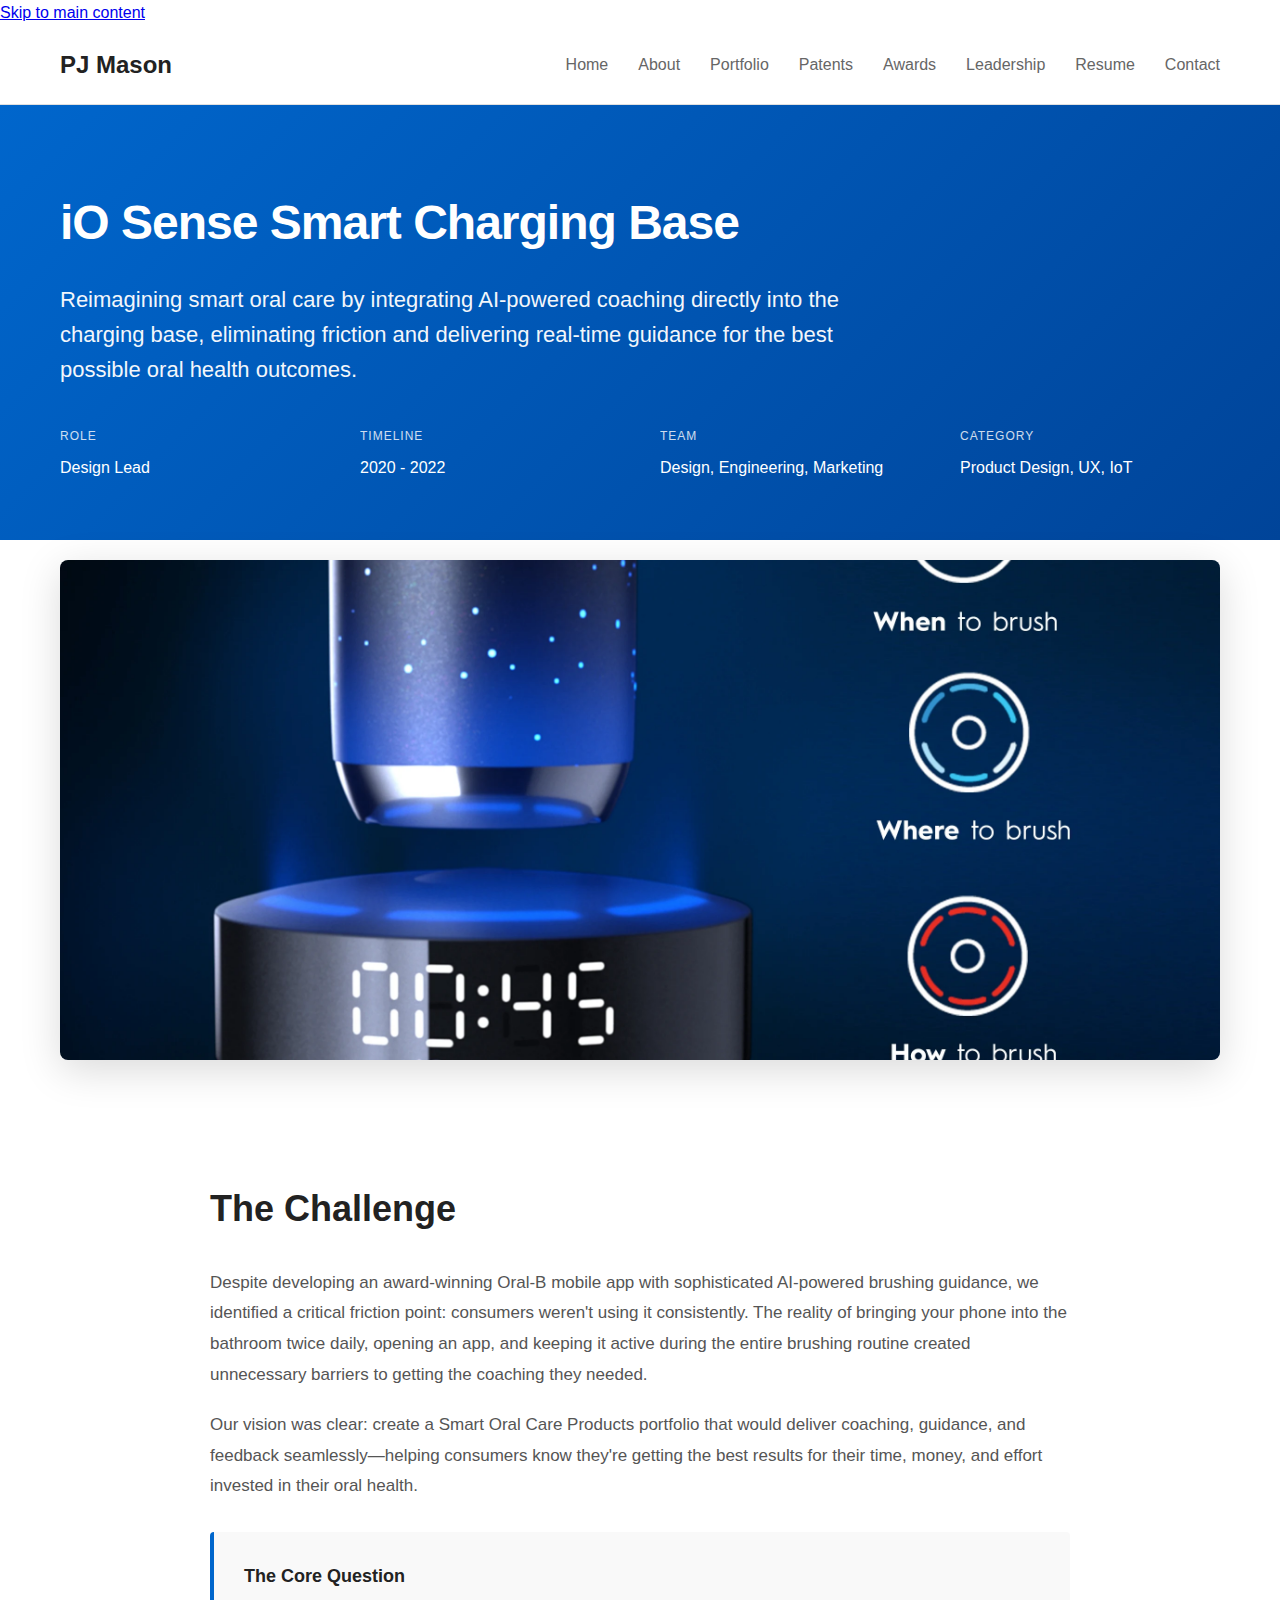
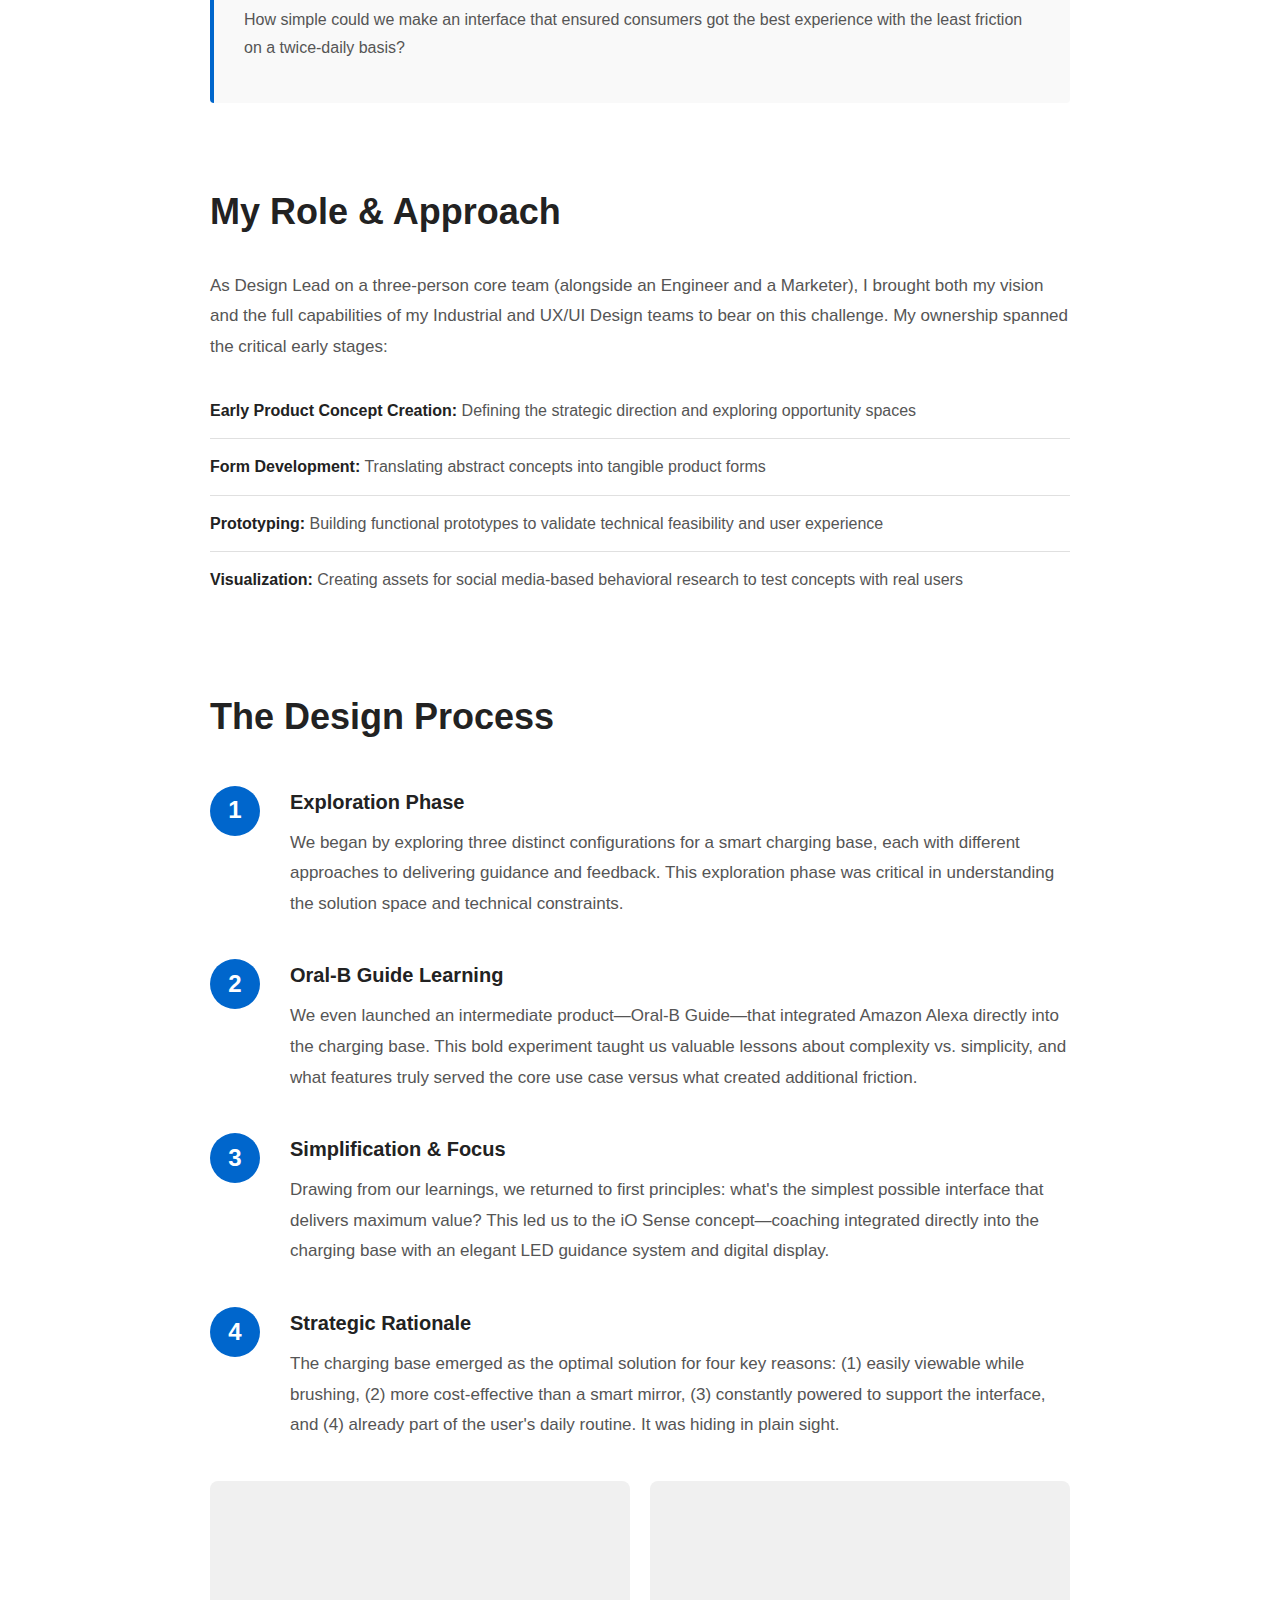
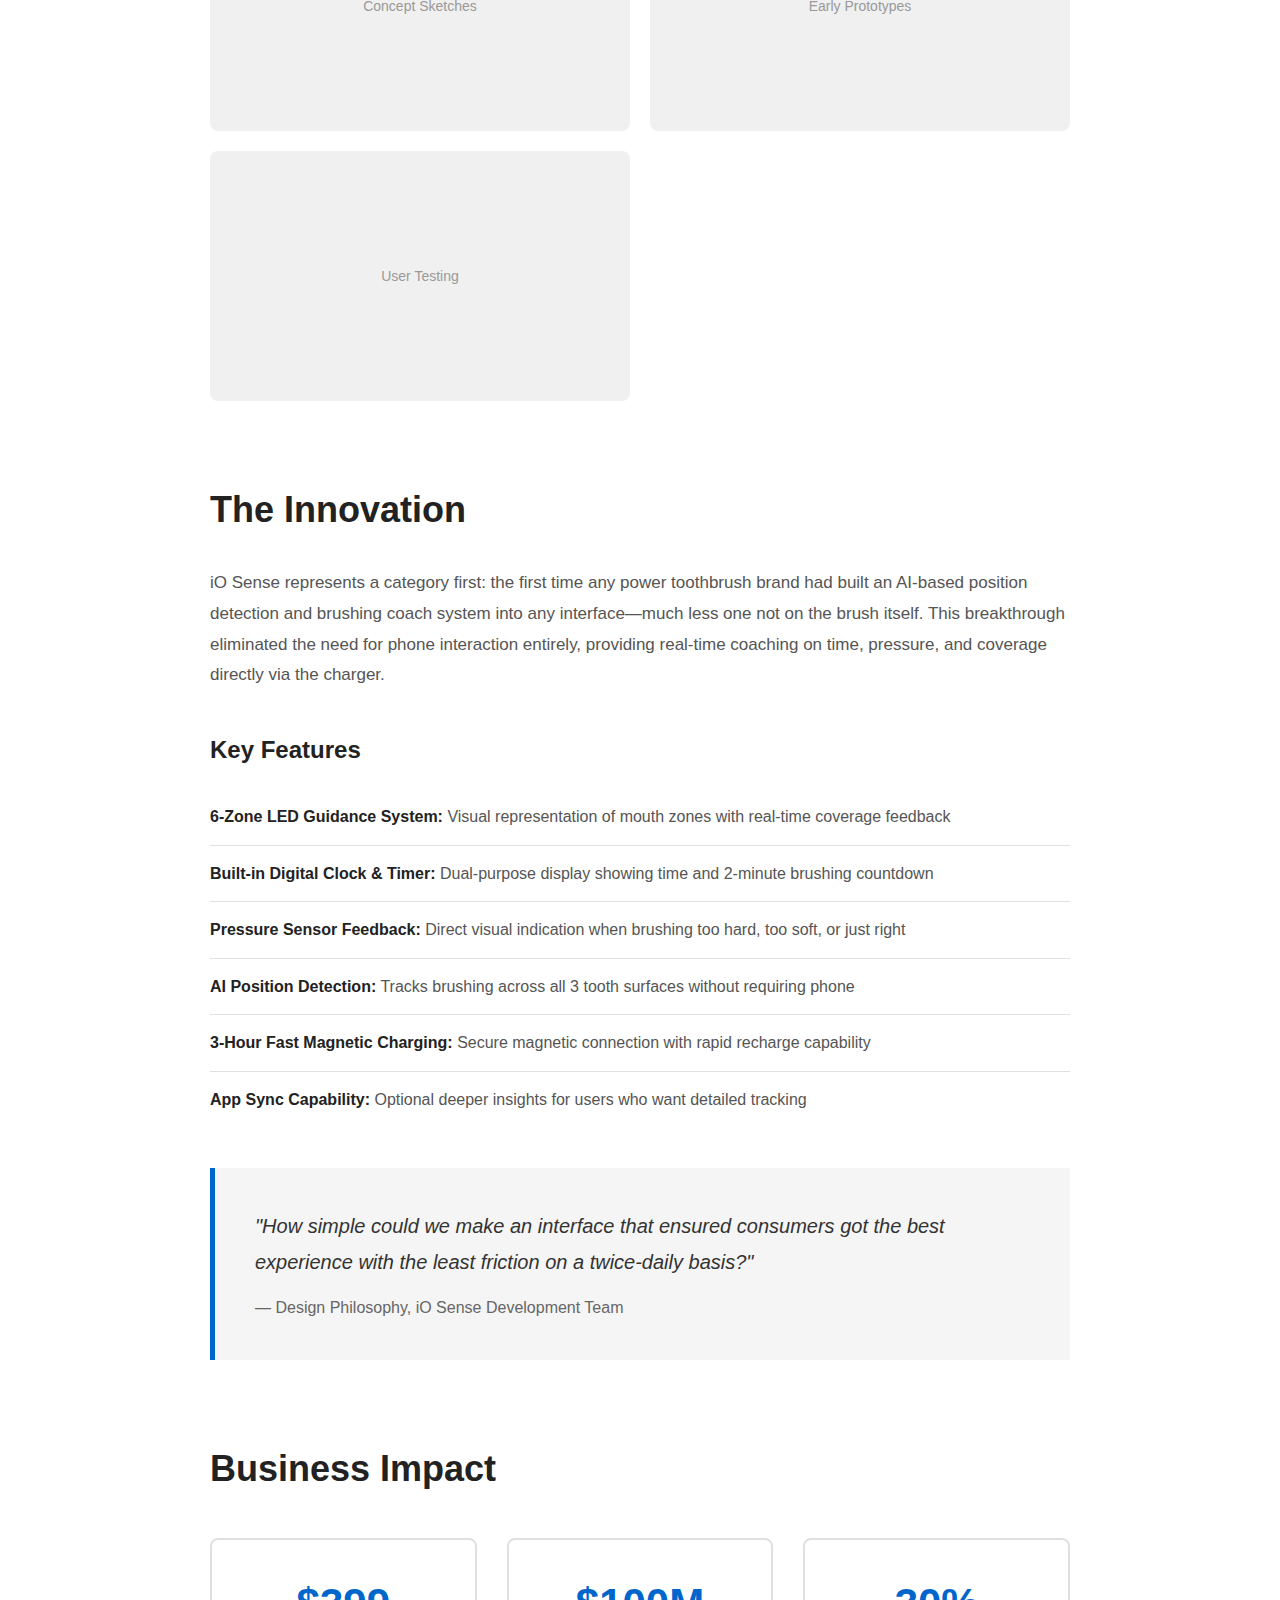
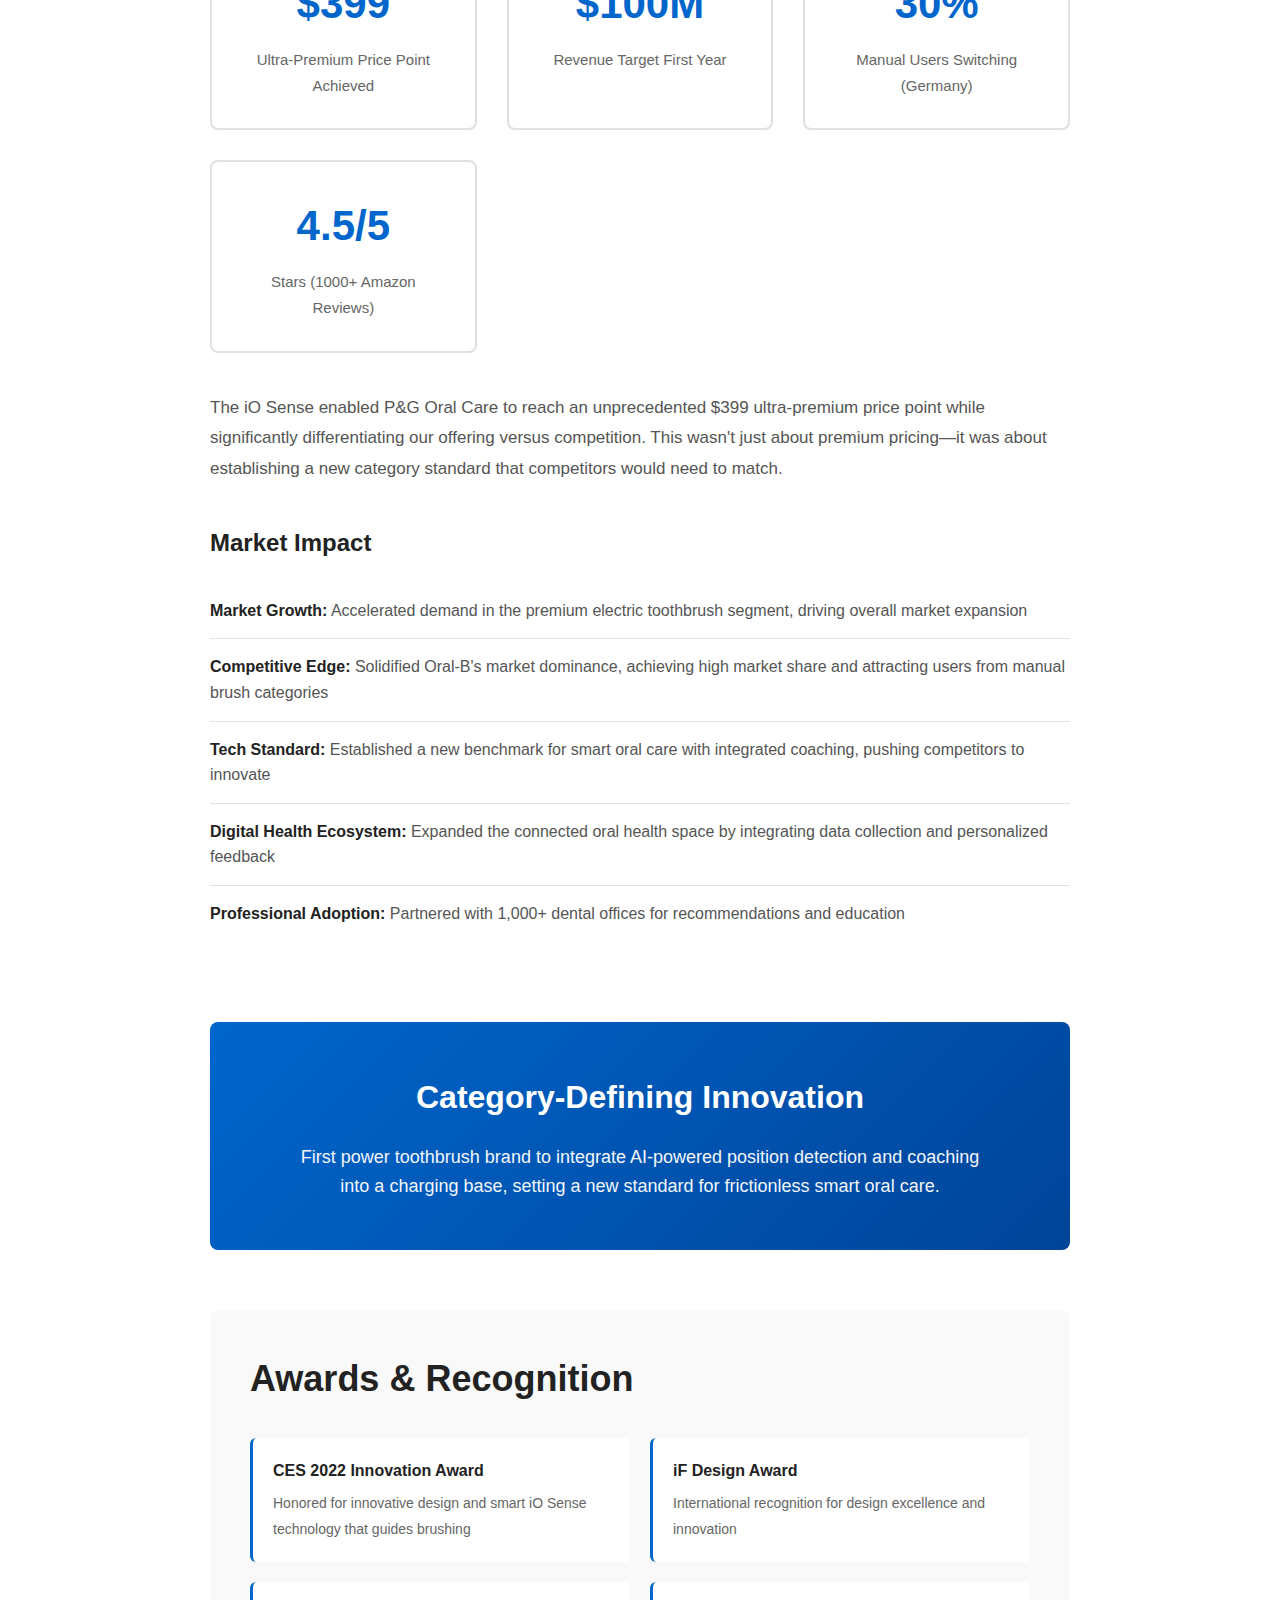
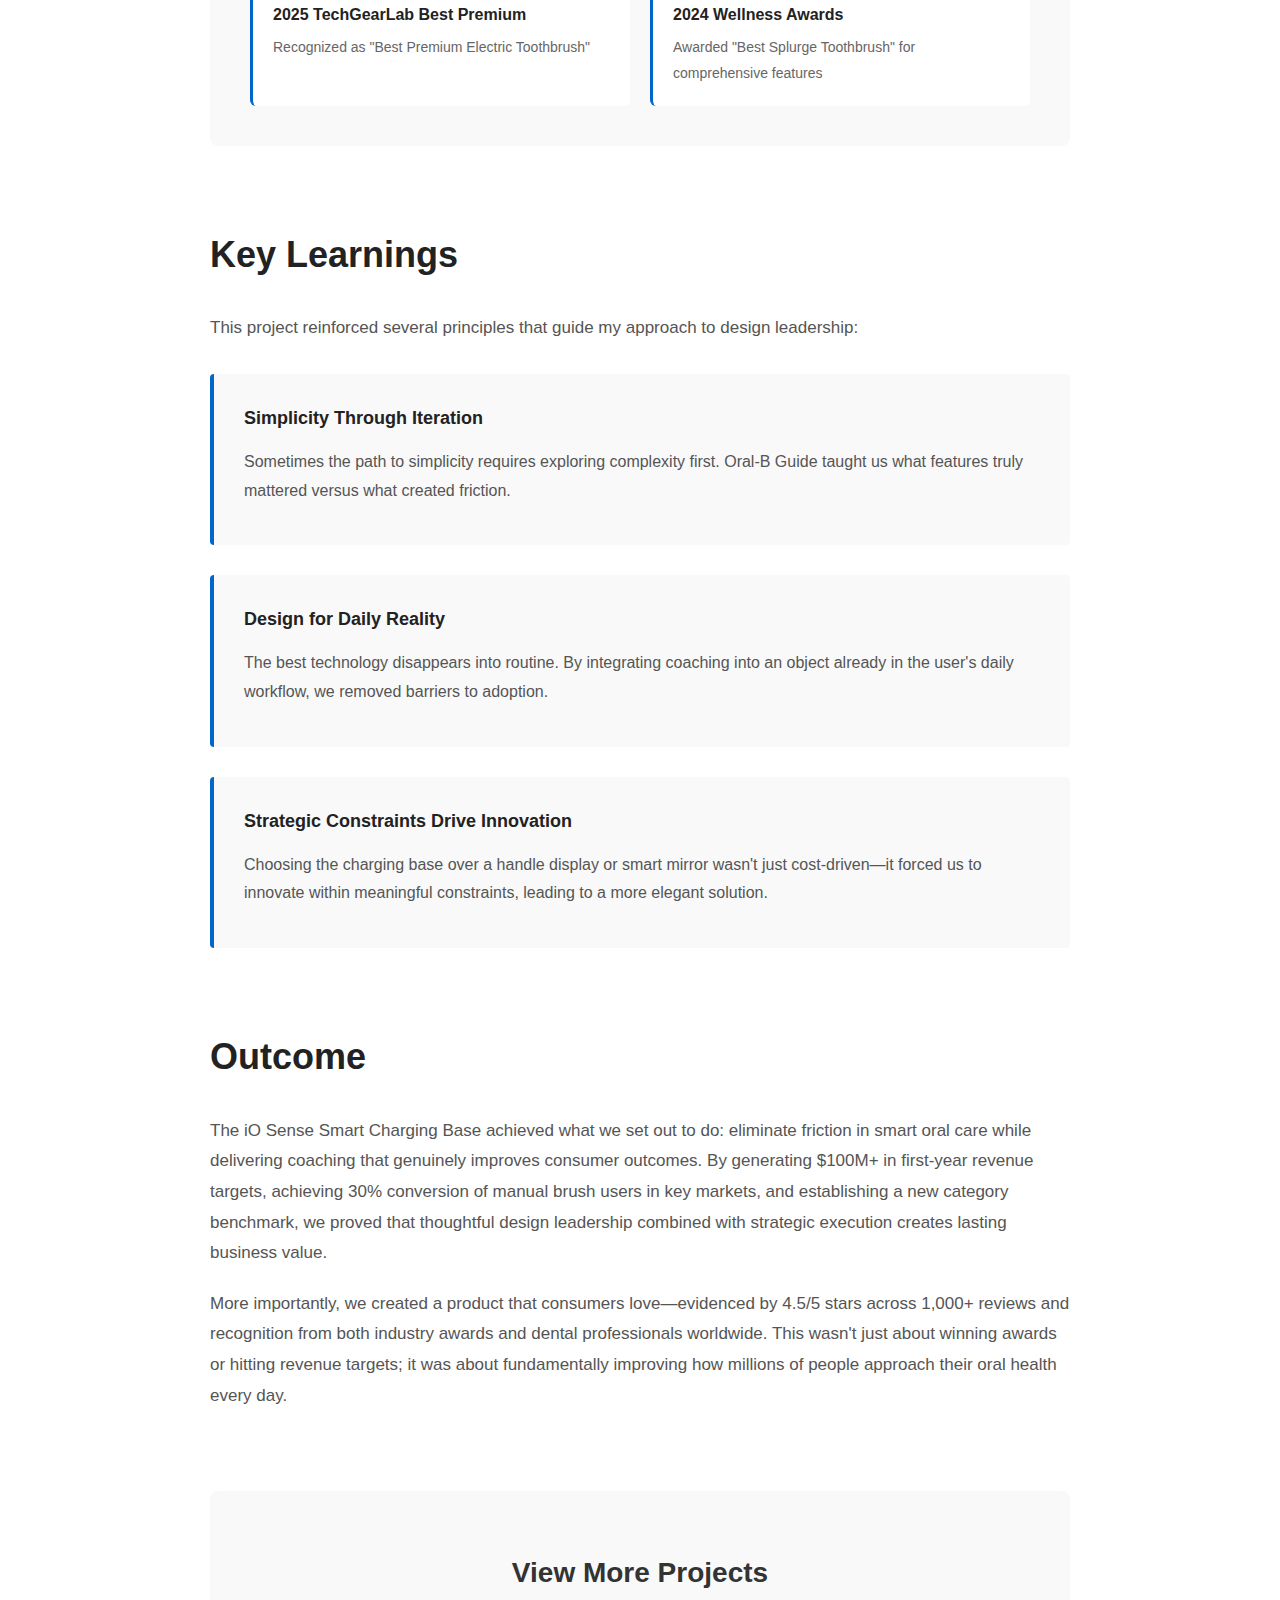
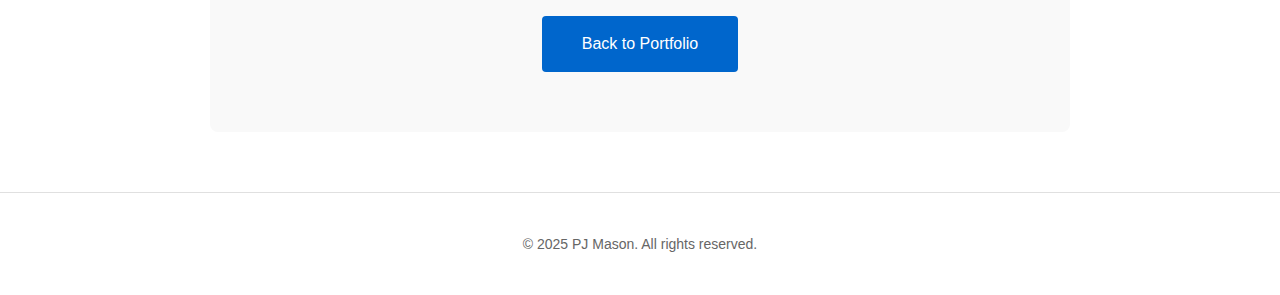
<file: case-study-io-sense.html>
<!DOCTYPE html>
<html lang="en">
<head>
    <meta charset="UTF-8">
    <meta name="viewport" content="width=device-width, initial-scale=1.0">
    <meta name="description" content="Oral-B iO Sense case study - First AI-powered smart charging base with position detection and coaching. CES Innovation Award winner designed by PJ Mason.">
    <meta name="keywords" content="iO Sense, Smart Charging Base, AI Toothbrush, Position Detection, CES Innovation Award, IoT Product Design, Smart Oral Care">
    <meta name="author" content="PJ Mason">

    <!-- Open Graph / Facebook -->
    <meta property="og:type" content="article">
    <meta property="og:url" content="https://pjmason.com/case-study-io-sense.html">
    <meta property="og:title" content="Case Study: iO Sense Smart Charging Base">
    <meta property="og:description" content="First AI-powered smart charging base with position detection and coaching. CES Innovation Award winner.">
    <meta property="og:image" content="https://pjmason.com/images/io-sense-project-image.png">

    <!-- Twitter -->
    <meta property="twitter:card" content="summary_large_image">
    <meta property="twitter:url" content="https://pjmason.com/case-study-io-sense.html">
    <meta property="twitter:title" content="Case Study: iO Sense Smart Charging Base">
    <meta property="twitter:description" content="First AI-powered smart charging base with position detection and coaching. CES Innovation Award winner.">
    <meta property="twitter:image" content="https://pjmason.com/images/io-sense-project-image.png">

    <title>Case Study: iO Sense Smart Charging Base - PJ Mason</title>
    <link rel="icon" type="image/svg+xml" href="favicon.svg">
    <link rel="stylesheet" href="css/style.css">
    <style>
        /* Case Study Specific Styles */
        .case-study-hero {
            background: linear-gradient(135deg, #0066cc 0%, #004499 100%);
            color: white;
            padding: 80px 0 60px;
            margin-bottom: 60px;
        }
        
        .case-study-hero h1 {
            font-size: 48px;
            margin-bottom: 20px;
            font-weight: 600;
        }
        
        .case-study-hero .subtitle {
            font-size: 22px;
            opacity: 0.95;
            max-width: 800px;
            line-height: 1.6;
        }
        
        .hero-meta {
            display: flex;
            gap: 40px;
            margin-top: 40px;
            flex-wrap: wrap;
        }
        
        .meta-item {
            flex: 1;
            min-width: 200px;
        }
        
        .meta-label {
            font-size: 12px;
            text-transform: uppercase;
            letter-spacing: 1px;
            opacity: 0.8;
            margin-bottom: 8px;
        }
        
        .meta-value {
            font-size: 16px;
            font-weight: 500;
        }
        
        .case-study-image {
            width: 100%;
            max-width: 1200px;
            height: 500px;
            background: linear-gradient(135deg, #f5f7fa 0%, #c3cfe2 100%);
            margin: -40px auto 60px;
            border-radius: 8px;
            display: flex;
            align-items: center;
            justify-content: center;
            box-shadow: 0 10px 40px rgba(0,0,0,0.15);
        }
        
        .case-study-image.placeholder::before {
            content: "Hero Product Image";
            color: #0066cc;
            font-size: 18px;
            font-weight: 600;
            opacity: 0.4;
        }
        
        .case-study-content {
            max-width: 900px;
            margin: 0 auto;
            padding: 0 20px;
        }
        
        .section {
            margin-bottom: 80px;
        }
        
        .section h2 {
            font-size: 36px;
            color: #222;
            margin-bottom: 30px;
            font-weight: 600;
        }
        
        .section h3 {
            font-size: 24px;
            color: #222;
            margin: 40px 0 20px;
            font-weight: 600;
        }
        
        .section p {
            font-size: 17px;
            line-height: 1.8;
            color: #555;
            margin-bottom: 20px;
        }
        
        .highlight-box {
            background: #f9f9f9;
            border-left: 4px solid #0066cc;
            padding: 30px;
            margin: 30px 0;
            border-radius: 4px;
        }
        
        .highlight-box h4 {
            font-size: 18px;
            color: #222;
            margin-bottom: 15px;
            font-weight: 600;
        }
        
        .highlight-box p {
            font-size: 16px;
            margin-bottom: 10px;
        }
        
        .stats-grid {
            display: grid;
            grid-template-columns: repeat(auto-fit, minmax(250px, 1fr));
            gap: 30px;
            margin: 40px 0;
        }
        
        .stat-card {
            background: #fff;
            border: 2px solid #e0e0e0;
            padding: 30px;
            border-radius: 8px;
            text-align: center;
        }
        
        .stat-number {
            font-size: 42px;
            font-weight: 700;
            color: #0066cc;
            display: block;
            margin-bottom: 10px;
        }
        
        .stat-label {
            font-size: 15px;
            color: #666;
            line-height: 1.5;
        }
        
        .process-steps {
            margin: 40px 0;
        }
        
        .step {
            display: flex;
            gap: 30px;
            margin-bottom: 40px;
            align-items: start;
        }
        
        .step-number {
            flex-shrink: 0;
            width: 50px;
            height: 50px;
            background: #0066cc;
            color: white;
            border-radius: 50%;
            display: flex;
            align-items: center;
            justify-content: center;
            font-size: 24px;
            font-weight: 700;
        }
        
        .step-content h4 {
            font-size: 20px;
            color: #222;
            margin-bottom: 10px;
            font-weight: 600;
        }
        
        .step-content p {
            margin: 0;
        }
        
        .key-features {
            list-style: none;
            padding: 0;
        }
        
        .key-features li {
            padding: 15px 0;
            border-bottom: 1px solid #e0e0e0;
            font-size: 16px;
            color: #555;
        }
        
        .key-features li:last-child {
            border-bottom: none;
        }
        
        .key-features strong {
            color: #222;
            font-weight: 600;
        }
        
        .awards-section {
            background: #f9f9f9;
            padding: 40px;
            border-radius: 8px;
            margin: 40px 0;
        }
        
        .awards-grid {
            display: grid;
            grid-template-columns: repeat(auto-fit, minmax(250px, 1fr));
            gap: 20px;
            margin-top: 30px;
        }
        
        .award-card {
            background: white;
            padding: 20px;
            border-radius: 6px;
            border-left: 3px solid #0066cc;
        }
        
        .award-card strong {
            display: block;
            color: #222;
            margin-bottom: 8px;
            font-size: 16px;
        }
        
        .award-card p {
            font-size: 14px;
            color: #666;
            margin: 0;
        }
        
        .impact-callout {
            background: linear-gradient(135deg, #0066cc 0%, #004499 100%);
            color: white;
            padding: 50px;
            border-radius: 8px;
            margin: 60px 0;
            text-align: center;
        }
        
        .impact-callout h3 {
            font-size: 32px;
            margin-bottom: 20px;
            color: white;
        }
        
        .impact-callout p {
            font-size: 18px;
            max-width: 700px;
            margin: 0 auto;
            color: white;
            opacity: 0.95;
        }
        
        .quote-block {
            background: #f5f5f5;
            padding: 40px;
            border-left: 5px solid #0066cc;
            margin: 40px 0;
            font-style: italic;
        }
        
        .quote-block p {
            font-size: 20px;
            color: #333;
            margin: 0;
        }
        
        .quote-author {
            font-size: 16px;
            color: #666;
            margin-top: 15px;
            font-style: normal;
        }
        
        .image-grid {
            display: grid;
            grid-template-columns: repeat(auto-fit, minmax(300px, 1fr));
            gap: 20px;
            margin: 40px 0;
        }
        
        .process-image {
            width: 100%;
            height: 250px;
            background: #f0f0f0;
            border-radius: 8px;
            display: flex;
            align-items: center;
            justify-content: center;
            color: #999;
            font-size: 14px;
        }
        
        .next-project {
            text-align: center;
            padding: 60px 0;
            background: #f9f9f9;
            border-radius: 8px;
            margin-top: 80px;
        }
        
        .next-project h3 {
            font-size: 28px;
            margin-bottom: 20px;
        }
        
        .next-project a {
            display: inline-block;
            padding: 15px 40px;
            background: #0066cc;
            color: white;
            text-decoration: none;
            border-radius: 4px;
            font-size: 16px;
            font-weight: 500;
            transition: background 0.3s;
        }
        
        .next-project a:hover {
            background: #004499;
        }
        
        /* Responsive */
        @media (max-width: 768px) {
            .case-study-hero h1 {
                font-size: 36px;
            }
            
            .case-study-image {
                height: 300px;
            }
            
            .section h2 {
                font-size: 28px;
            }
            
            .step {
                flex-direction: column;
                gap: 20px;
            }
        }
    </style>
</head>
<body>
    <a href="#main-content" class="skip-link">Skip to main content</a>
    <nav role="navigation" aria-label="Main navigation">
        <div class="container">
            <a href="index.html" class="logo">PJ Mason</a>
            <button class="mobile-menu-toggle" aria-label="Toggle navigation menu" aria-expanded="false">
                <span></span>
                <span></span>
                <span></span>
            </button>
            <ul class="nav-links">
                <li><a href="index.html">Home</a></li>
                <li><a href="about.html">About</a></li>
                <li><a href="portfolio.html">Portfolio</a></li>
                <li><a href="patents.html">Patents</a></li>
                <li><a href="awards.html">Awards</a></li>
                <li><a href="leadership.html">Leadership</a></li>
                <li><a href="resume.html">Resume</a></li>
                <li><a href="contact.html">Contact</a></li>
            </ul>
        </div>
    </nav>

    <div class="case-study-hero">
        <div class="container">
            <h1>iO Sense Smart Charging Base</h1>
            <p class="subtitle">
                Reimagining smart oral care by integrating AI-powered coaching directly into the charging 
                base, eliminating friction and delivering real-time guidance for the best possible oral 
                health outcomes.
            </p>
            <div class="hero-meta">
                <div class="meta-item">
                    <div class="meta-label">Role</div>
                    <div class="meta-value">Design Lead</div>
                </div>
                <div class="meta-item">
                    <div class="meta-label">Timeline</div>
                    <div class="meta-value">2020 - 2022</div>
                </div>
                <div class="meta-item">
                    <div class="meta-label">Team</div>
                    <div class="meta-value">Design, Engineering, Marketing</div>
                </div>
                <div class="meta-item">
                    <div class="meta-label">Category</div>
                    <div class="meta-value">Product Design, UX, IoT</div>
                </div>
            </div>
        </div>
    </div>

    <div class="container">
        <div class="case-study-image">
            <img src="images/io-sense-project-image.png" alt="iO Sense Smart Charging Base" style="width: 100%; height: 100%; object-fit: cover; border-radius: 8px;" loading="lazy">
        </div>
    </div>

    <main id="main-content" role="main">
        <div class="case-study-content">
            <section class="section">
                <h2>The Challenge</h2>
                <p>
                    Despite developing an award-winning Oral-B mobile app with sophisticated AI-powered 
                    brushing guidance, we identified a critical friction point: consumers weren't using 
                    it consistently. The reality of bringing your phone into the bathroom twice daily, 
                    opening an app, and keeping it active during the entire brushing routine created 
                    unnecessary barriers to getting the coaching they needed.
                </p>
                <p>
                    Our vision was clear: create a Smart Oral Care Products portfolio that would deliver 
                    coaching, guidance, and feedback seamlessly—helping consumers know they're getting 
                    the best results for their time, money, and effort invested in their oral health.
                </p>
                
                <div class="highlight-box">
                    <h4>The Core Question</h4>
                    <p>
                        How simple could we make an interface that ensured consumers got the best 
                        experience with the least friction on a twice-daily basis?
                    </p>
                </div>
            </section>

            <section class="section">
                <h2>My Role & Approach</h2>
                <p>
                    As Design Lead on a three-person core team (alongside an Engineer and a Marketer), 
                    I brought both my vision and the full capabilities of my Industrial and UX/UI Design 
                    teams to bear on this challenge. My ownership spanned the critical early stages:
                </p>
                <ul class="key-features">
                    <li><strong>Early Product Concept Creation:</strong> Defining the strategic direction and exploring opportunity spaces</li>
                    <li><strong>Form Development:</strong> Translating abstract concepts into tangible product forms</li>
                    <li><strong>Prototyping:</strong> Building functional prototypes to validate technical feasibility and user experience</li>
                    <li><strong>Visualization:</strong> Creating assets for social media-based behavioral research to test concepts with real users</li>
                </ul>
            </section>

            <section class="section">
                <h2>The Design Process</h2>
                
                <div class="process-steps">
                    <div class="step">
                        <div class="step-number">1</div>
                        <div class="step-content">
                            <h4>Exploration Phase</h4>
                            <p>
                                We began by exploring three distinct configurations for a smart charging 
                                base, each with different approaches to delivering guidance and feedback. 
                                This exploration phase was critical in understanding the solution space 
                                and technical constraints.
                            </p>
                        </div>
                    </div>

                    <div class="step">
                        <div class="step-number">2</div>
                        <div class="step-content">
                            <h4>Oral-B Guide Learning</h4>
                            <p>
                                We even launched an intermediate product—Oral-B Guide—that integrated 
                                Amazon Alexa directly into the charging base. This bold experiment taught 
                                us valuable lessons about complexity vs. simplicity, and what features 
                                truly served the core use case versus what created additional friction.
                            </p>
                        </div>
                    </div>

                    <div class="step">
                        <div class="step-number">3</div>
                        <div class="step-content">
                            <h4>Simplification & Focus</h4>
                            <p>
                                Drawing from our learnings, we returned to first principles: what's the 
                                simplest possible interface that delivers maximum value? This led us to 
                                the iO Sense concept—coaching integrated directly into the charging base 
                                with an elegant LED guidance system and digital display.
                            </p>
                        </div>
                    </div>

                    <div class="step">
                        <div class="step-number">4</div>
                        <div class="step-content">
                            <h4>Strategic Rationale</h4>
                            <p>
                                The charging base emerged as the optimal solution for four key reasons: 
                                (1) easily viewable while brushing, (2) more cost-effective than a smart 
                                mirror, (3) constantly powered to support the interface, and (4) already 
                                part of the user's daily routine. It was hiding in plain sight.
                            </p>
                        </div>
                    </div>
                </div>

                <div class="image-grid">
                    <div class="process-image">Concept Sketches</div>
                    <div class="process-image">Early Prototypes</div>
                    <div class="process-image">User Testing</div>
                </div>
            </section>

            <section class="section">
                <h2>The Innovation</h2>
                <p>
                    iO Sense represents a category first: the first time any power toothbrush brand had 
                    built an AI-based position detection and brushing coach system into any interface—much 
                    less one not on the brush itself. This breakthrough eliminated the need for phone 
                    interaction entirely, providing real-time coaching on time, pressure, and coverage 
                    directly via the charger.
                </p>

                <h3>Key Features</h3>
                <ul class="key-features">
                    <li><strong>6-Zone LED Guidance System:</strong> Visual representation of mouth zones with real-time coverage feedback</li>
                    <li><strong>Built-in Digital Clock & Timer:</strong> Dual-purpose display showing time and 2-minute brushing countdown</li>
                    <li><strong>Pressure Sensor Feedback:</strong> Direct visual indication when brushing too hard, too soft, or just right</li>
                    <li><strong>AI Position Detection:</strong> Tracks brushing across all 3 tooth surfaces without requiring phone</li>
                    <li><strong>3-Hour Fast Magnetic Charging:</strong> Secure magnetic connection with rapid recharge capability</li>
                    <li><strong>App Sync Capability:</strong> Optional deeper insights for users who want detailed tracking</li>
                </ul>

                <div class="quote-block">
                    <p>
                        "How simple could we make an interface that ensured consumers got the best 
                        experience with the least friction on a twice-daily basis?"
                    </p>
                    <div class="quote-author">— Design Philosophy, iO Sense Development Team</div>
                </div>
            </section>

            <section class="section">
                <h2>Business Impact</h2>
                
                <div class="stats-grid">
                    <div class="stat-card">
                        <span class="stat-number">$399</span>
                        <span class="stat-label">Ultra-Premium Price Point Achieved</span>
                    </div>
                    <div class="stat-card">
                        <span class="stat-number">$100M</span>
                        <span class="stat-label">Revenue Target First Year</span>
                    </div>
                    <div class="stat-card">
                        <span class="stat-number">30%</span>
                        <span class="stat-label">Manual Users Switching (Germany)</span>
                    </div>
                    <div class="stat-card">
                        <span class="stat-number">4.5/5</span>
                        <span class="stat-label">Stars (1000+ Amazon Reviews)</span>
                    </div>
                </div>

                <p>
                    The iO Sense enabled P&G Oral Care to reach an unprecedented $399 ultra-premium price 
                    point while significantly differentiating our offering versus competition. This wasn't 
                    just about premium pricing—it was about establishing a new category standard that 
                    competitors would need to match.
                </p>

                <h3>Market Impact</h3>
                <ul class="key-features">
                    <li><strong>Market Growth:</strong> Accelerated demand in the premium electric toothbrush segment, driving overall market expansion</li>
                    <li><strong>Competitive Edge:</strong> Solidified Oral-B's market dominance, achieving high market share and attracting users from manual brush categories</li>
                    <li><strong>Tech Standard:</strong> Established a new benchmark for smart oral care with integrated coaching, pushing competitors to innovate</li>
                    <li><strong>Digital Health Ecosystem:</strong> Expanded the connected oral health space by integrating data collection and personalized feedback</li>
                    <li><strong>Professional Adoption:</strong> Partnered with 1,000+ dental offices for recommendations and education</li>
                </ul>
            </section>

            <div class="impact-callout">
                <h3>Category-Defining Innovation</h3>
                <p>
                    First power toothbrush brand to integrate AI-powered position detection and coaching 
                    into a charging base, setting a new standard for frictionless smart oral care.
                </p>
            </div>

            <section class="section">
                <div class="awards-section">
                    <h2>Awards & Recognition</h2>
                    <div class="awards-grid">
                        <div class="award-card">
                            <strong>CES 2022 Innovation Award</strong>
                            <p>Honored for innovative design and smart iO Sense technology that guides brushing</p>
                        </div>
                        <div class="award-card">
                            <strong>iF Design Award</strong>
                            <p>International recognition for design excellence and innovation</p>
                        </div>
                        <div class="award-card">
                            <strong>2025 TechGearLab Best Premium</strong>
                            <p>Recognized as "Best Premium Electric Toothbrush"</p>
                        </div>
                        <div class="award-card">
                            <strong>2024 Wellness Awards</strong>
                            <p>Awarded "Best Splurge Toothbrush" for comprehensive features</p>
                        </div>
                    </div>
                </div>
            </section>

            <section class="section">
                <h2>Key Learnings</h2>
                <p>
                    This project reinforced several principles that guide my approach to design leadership:
                </p>
                
                <div class="highlight-box">
                    <h4>Simplicity Through Iteration</h4>
                    <p>
                        Sometimes the path to simplicity requires exploring complexity first. Oral-B Guide 
                        taught us what features truly mattered versus what created friction.
                    </p>
                </div>

                <div class="highlight-box">
                    <h4>Design for Daily Reality</h4>
                    <p>
                        The best technology disappears into routine. By integrating coaching into an 
                        object already in the user's daily workflow, we removed barriers to adoption.
                    </p>
                </div>

                <div class="highlight-box">
                    <h4>Strategic Constraints Drive Innovation</h4>
                    <p>
                        Choosing the charging base over a handle display or smart mirror wasn't just 
                        cost-driven—it forced us to innovate within meaningful constraints, leading 
                        to a more elegant solution.
                    </p>
                </div>
            </section>

            <section class="section">
                <h2>Outcome</h2>
                <p>
                    The iO Sense Smart Charging Base achieved what we set out to do: eliminate friction 
                    in smart oral care while delivering coaching that genuinely improves consumer outcomes. 
                    By generating $100M+ in first-year revenue targets, achieving 30% conversion of manual 
                    brush users in key markets, and establishing a new category benchmark, we proved that 
                    thoughtful design leadership combined with strategic execution creates lasting business 
                    value.
                </p>
                <p>
                    More importantly, we created a product that consumers love—evidenced by 4.5/5 stars 
                    across 1,000+ reviews and recognition from both industry awards and dental professionals 
                    worldwide. This wasn't just about winning awards or hitting revenue targets; it was 
                    about fundamentally improving how millions of people approach their oral health every day.
                </p>
            </section>

            <div class="next-project">
                <h3>View More Projects</h3>
                <a href="portfolio.html">Back to Portfolio</a>
            </div>
        </div>
    </main>

    <footer role="contentinfo">
        <div class="container">
            <p>&copy; 2025 PJ Mason. All rights reserved.</p>
        </div>
    </footer>
    <script src="js/main.js"></script>
</body>
</html>
</file>
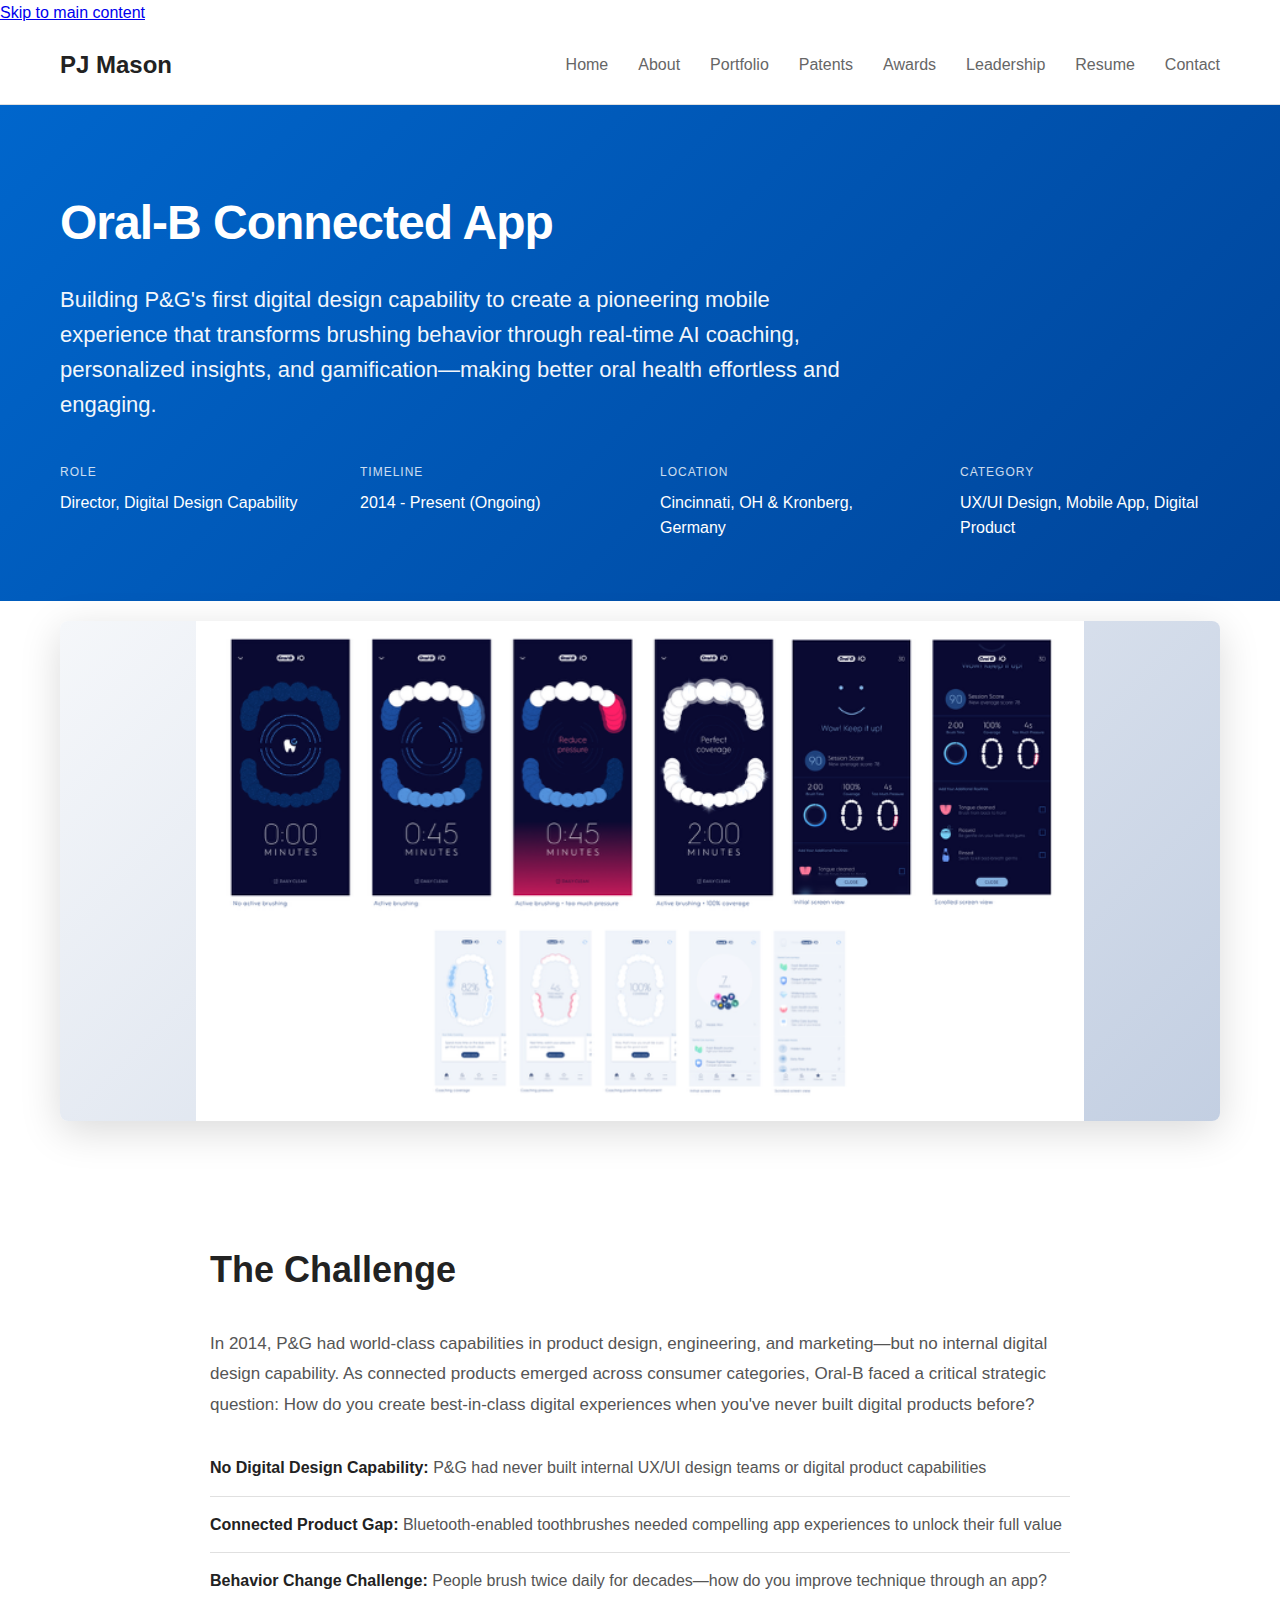
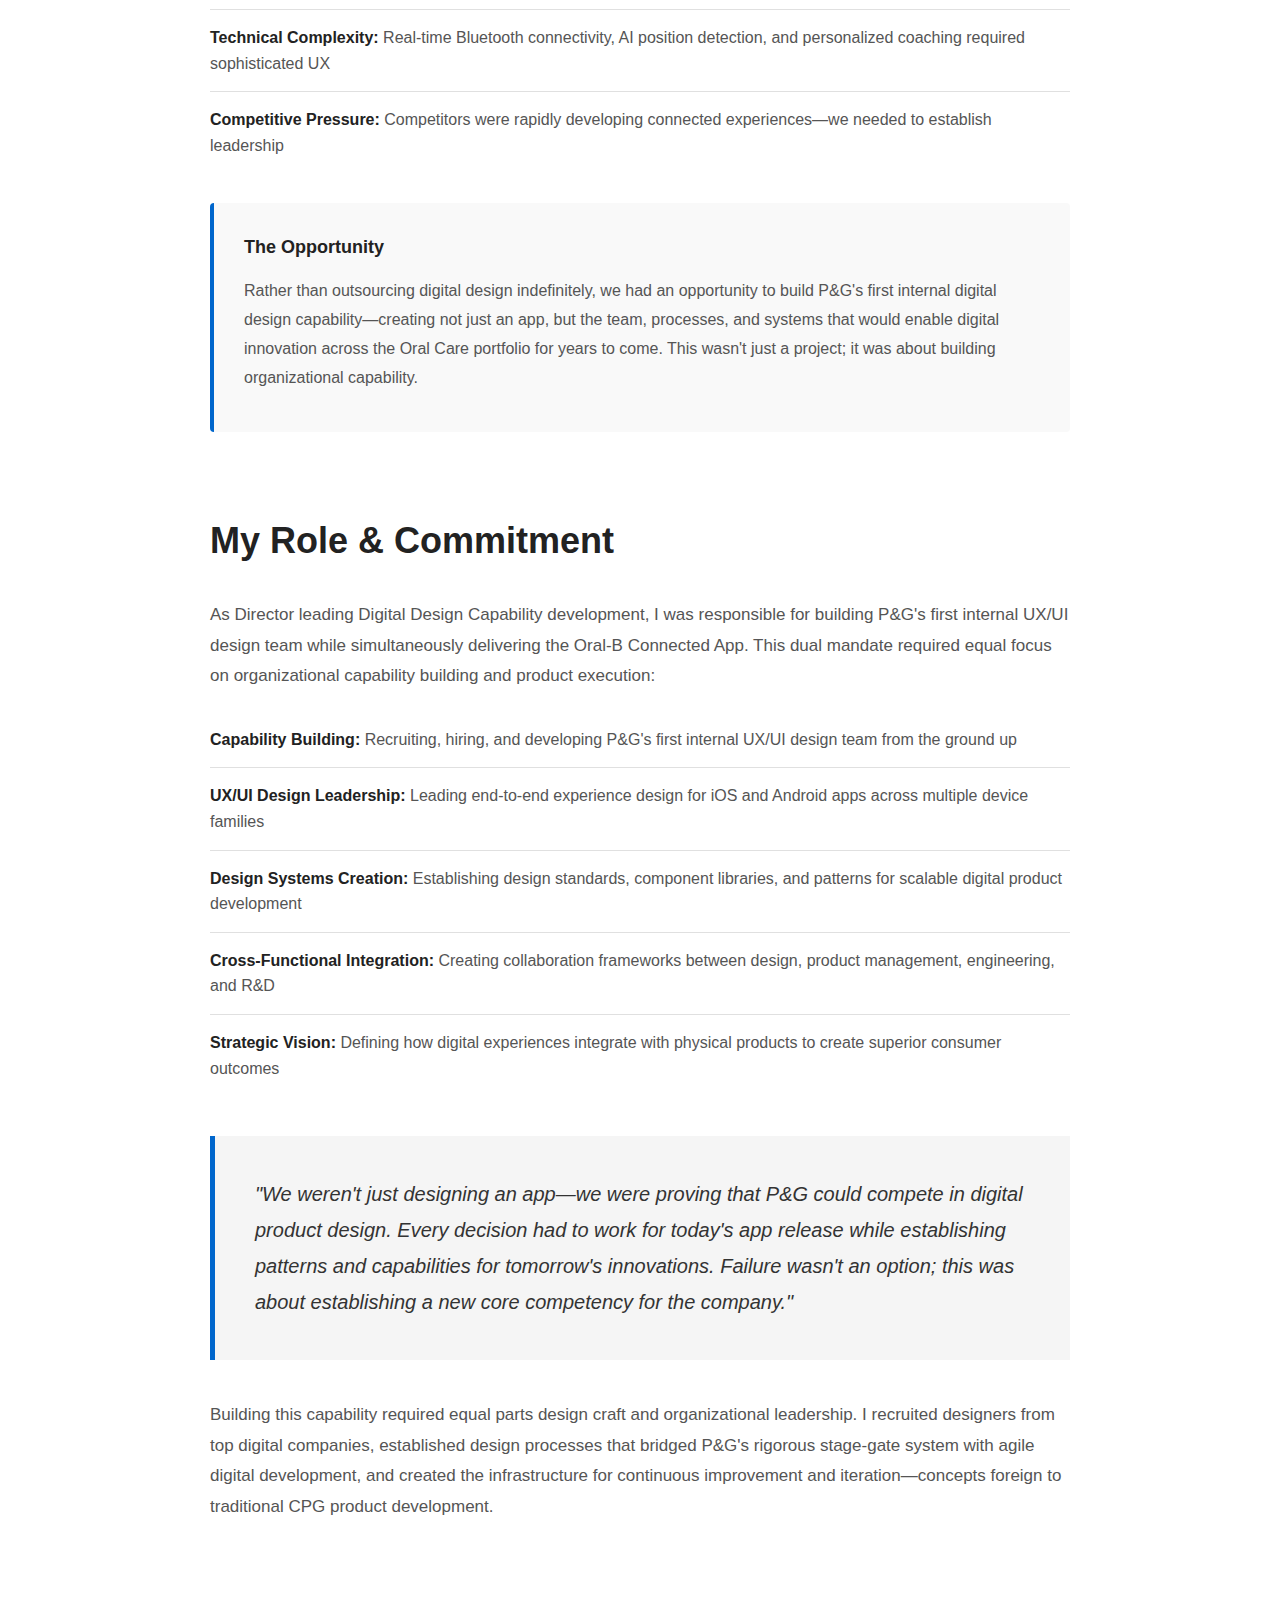
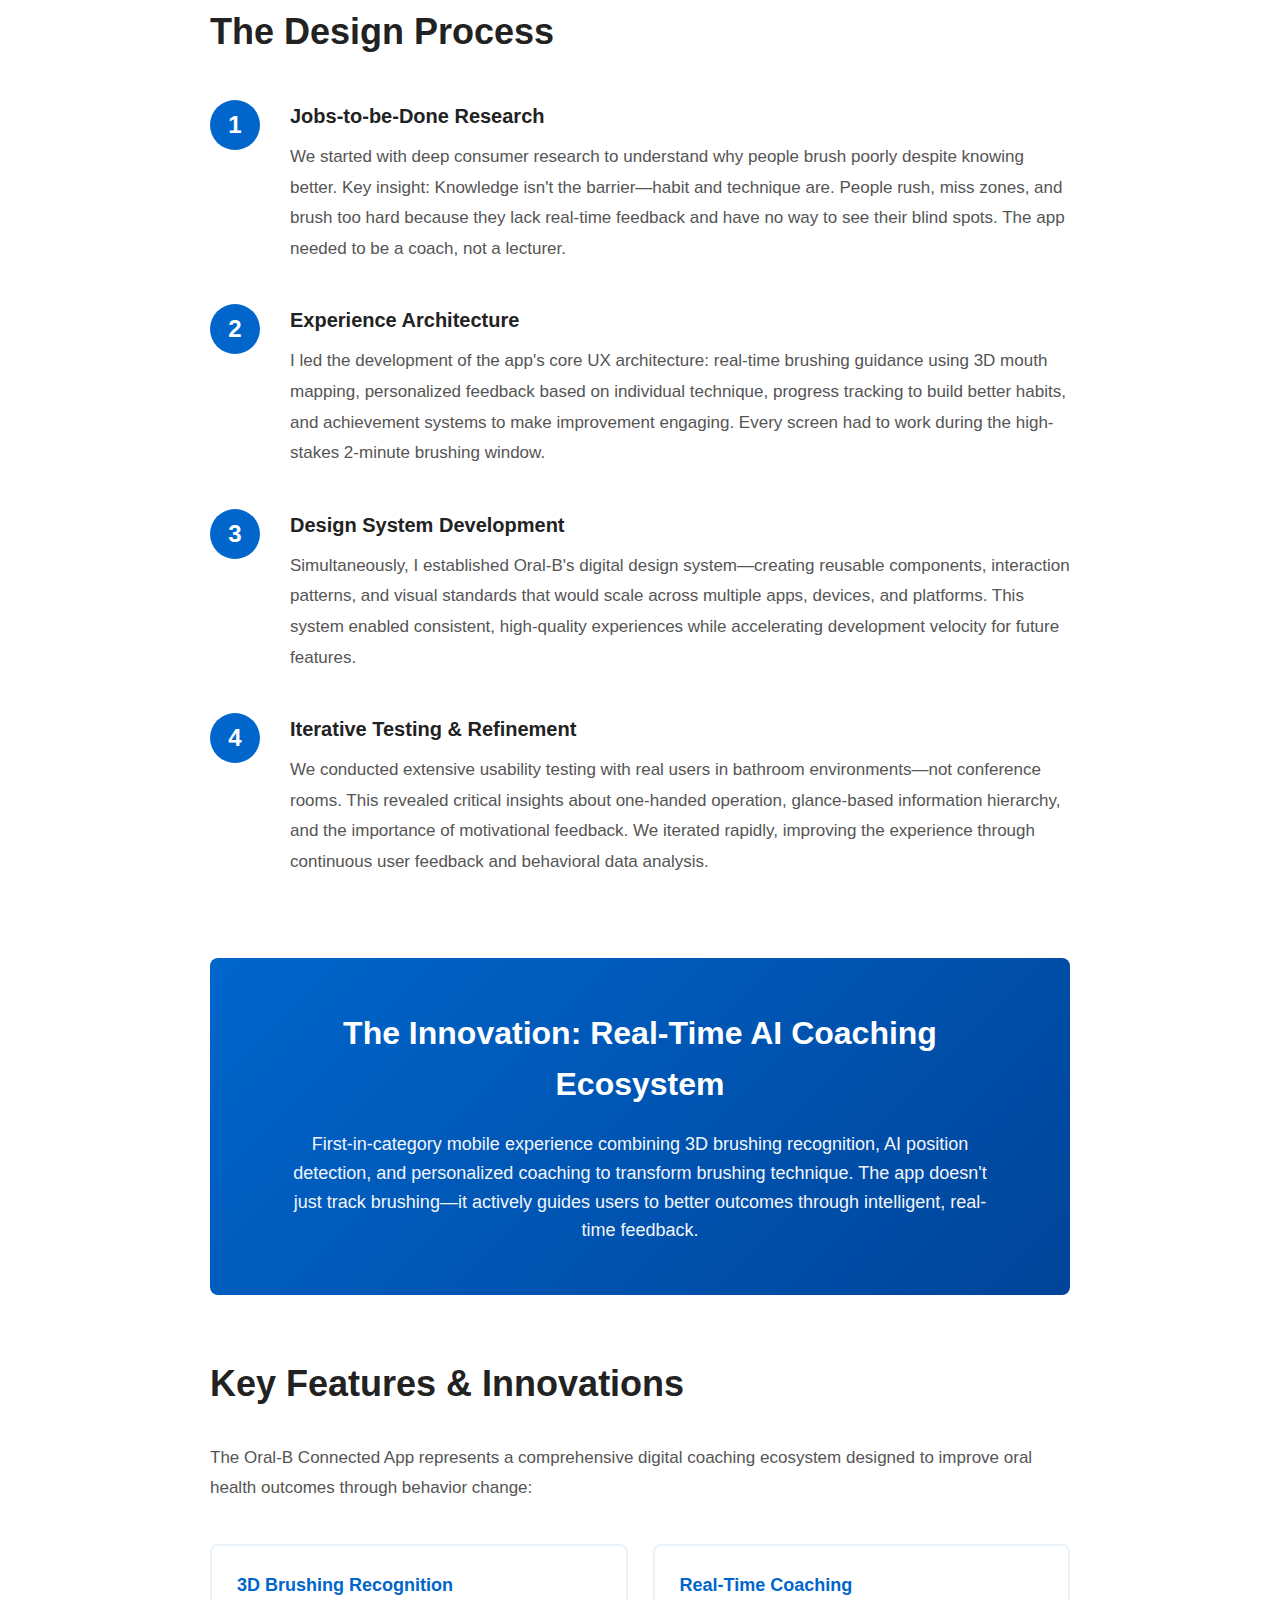
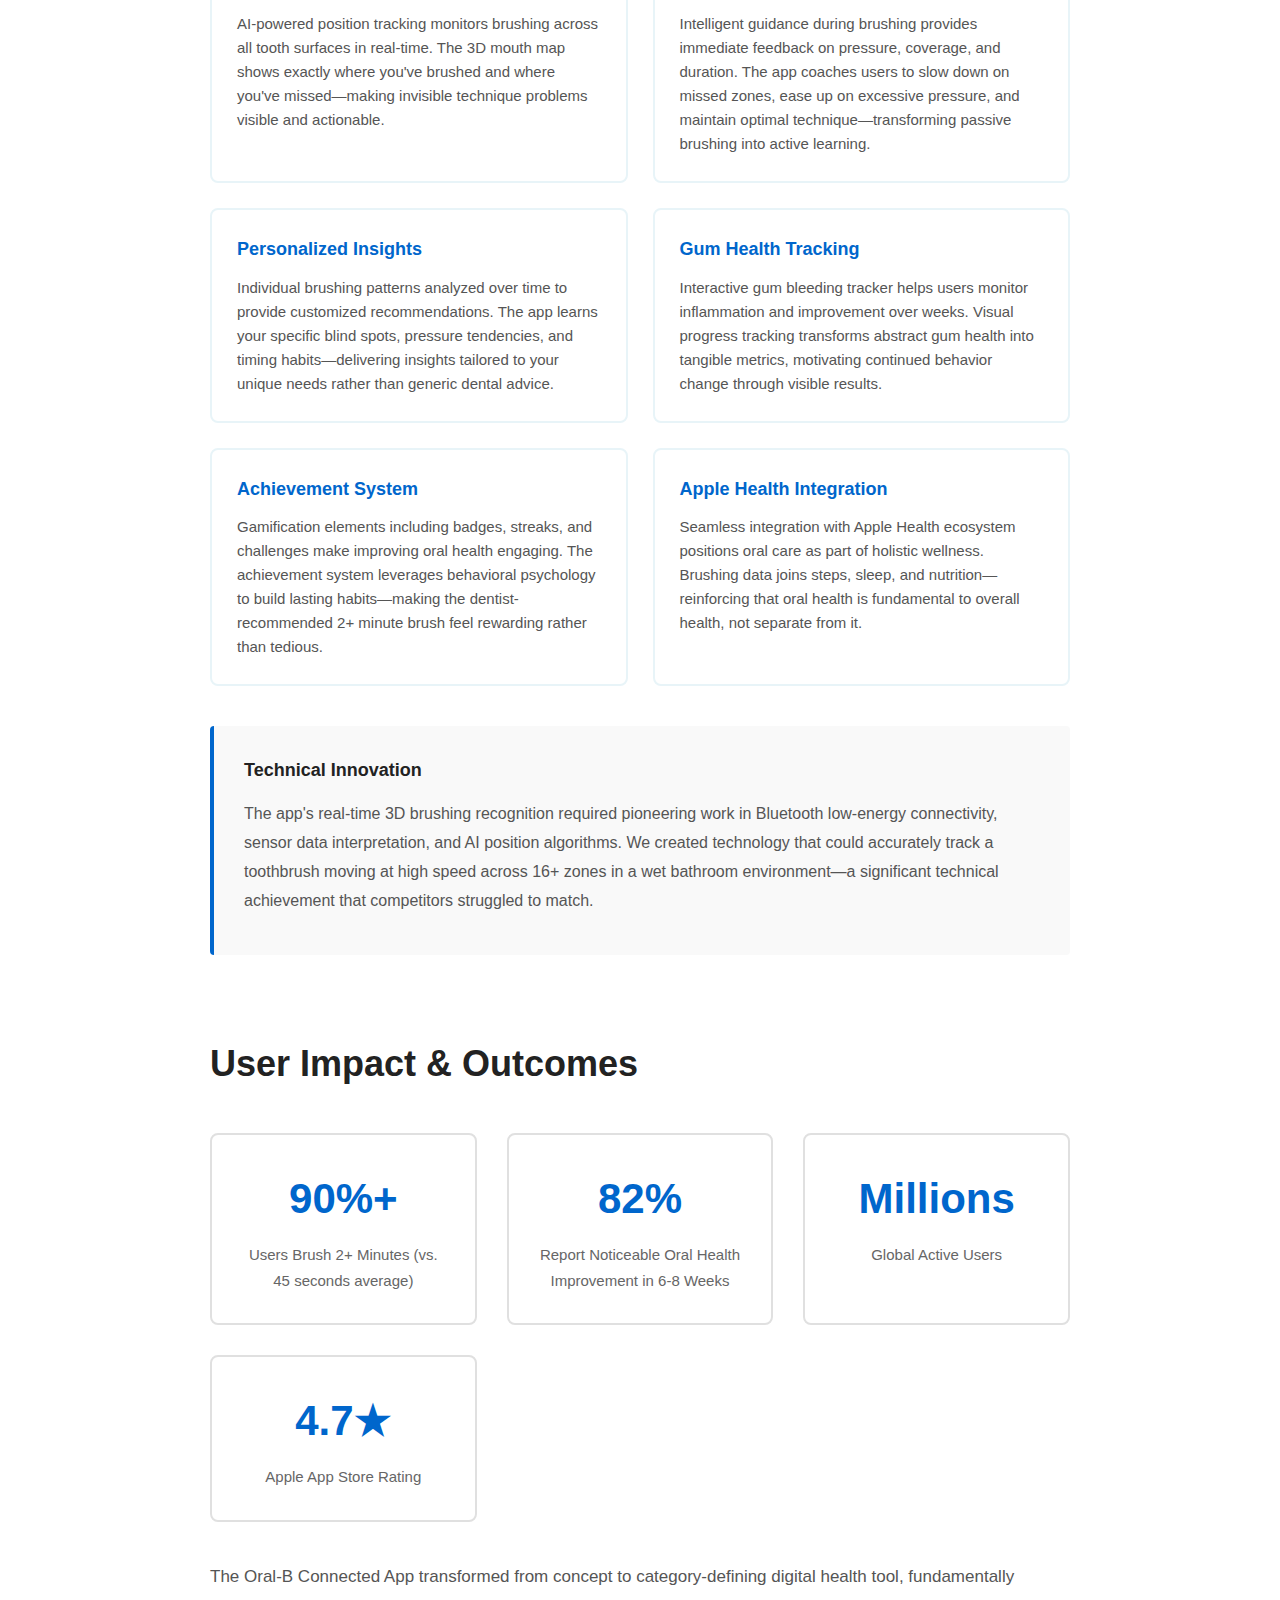
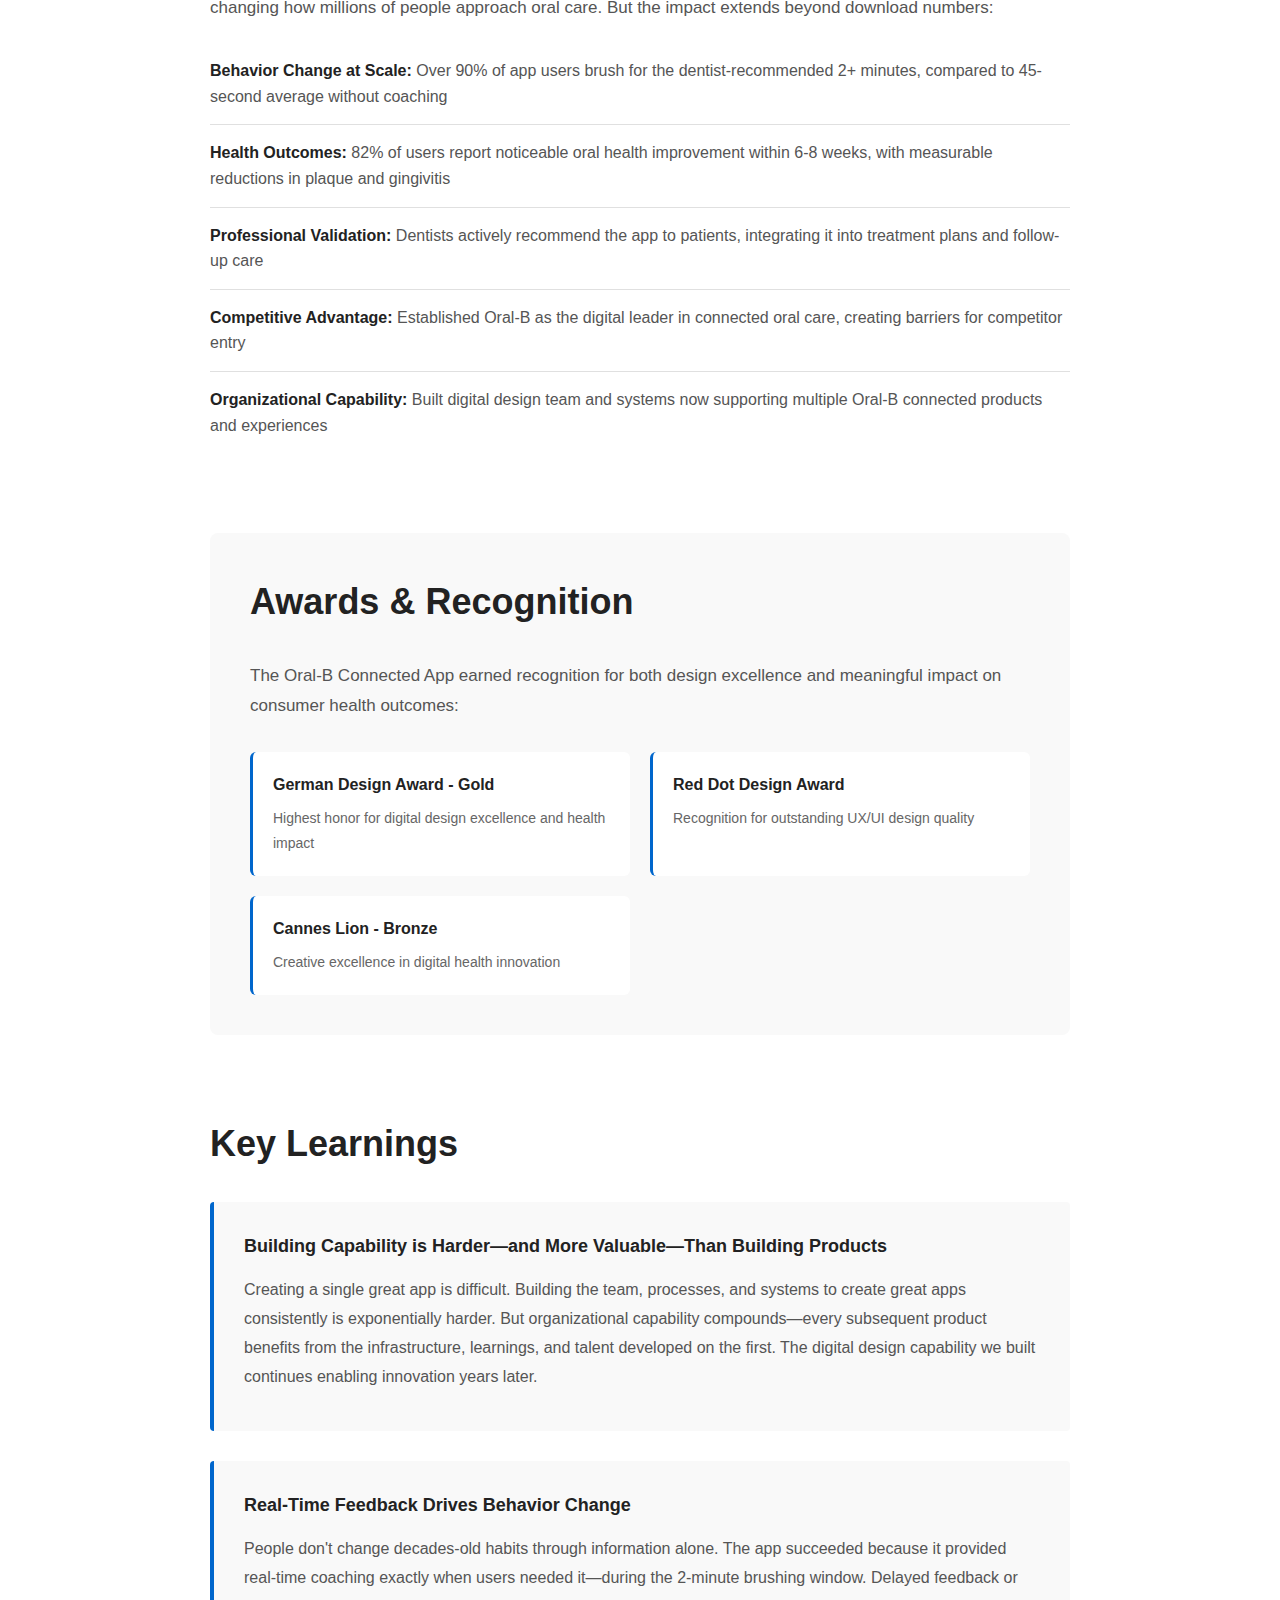
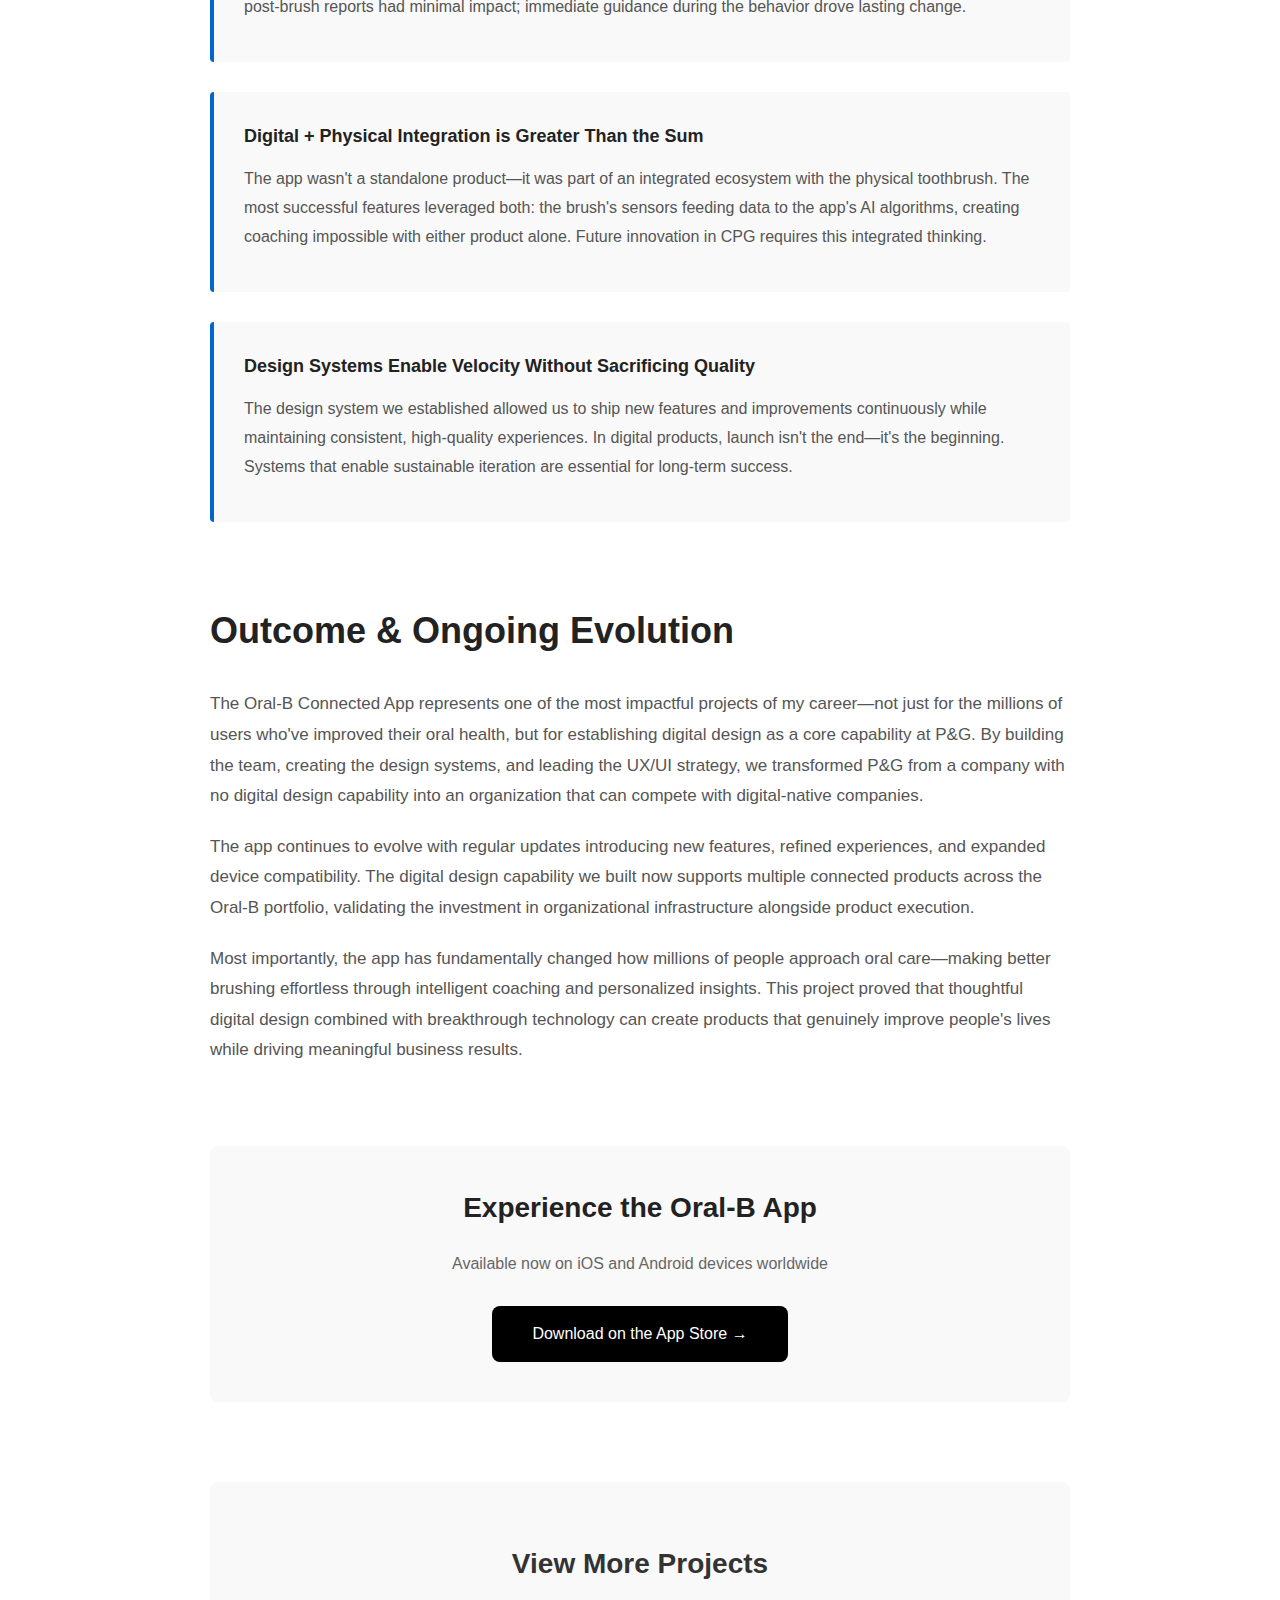
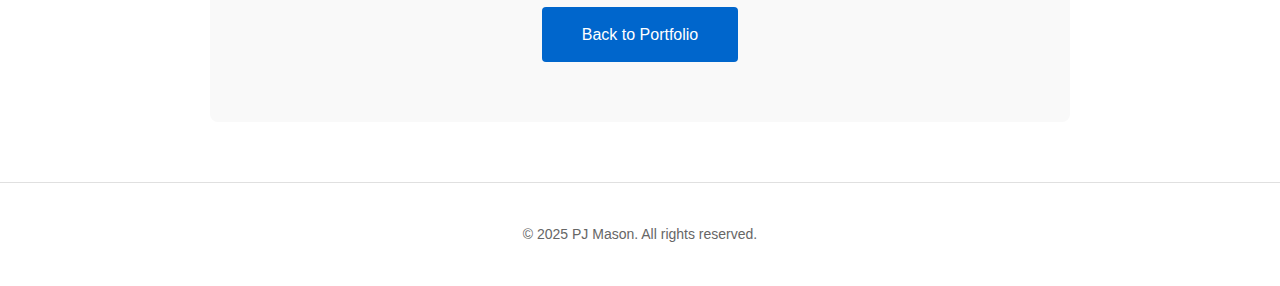
<file: case-study-oral-b-app.html>
<!DOCTYPE html>
<html lang="en">
<head>
    <meta charset="UTF-8">
    <meta name="viewport" content="width=device-width, initial-scale=1.0">
    <meta name="description" content="Oral-B Connected App case study - Award-winning mobile app earning German Design Award Gold, Red Dot Award, and Cannes Lion Bronze. First digital design capability at P&G led by PJ Mason.">
    <meta name="keywords" content="Oral-B App, Mobile App Design, UX UI Design Case Study, Digital Product Design, P&G Innovation, Smart Toothbrush App">
    <meta name="author" content="PJ Mason">

    <!-- Open Graph / Facebook -->
    <meta property="og:type" content="article">
    <meta property="og:url" content="https://pjmason.com/case-study-oral-b-app.html">
    <meta property="og:title" content="Case Study: Oral-B Connected App - Award-Winning Digital Experience">
    <meta property="og:description" content="Award-winning mobile app earning German Design Award Gold, Red Dot Award, and Cannes Lion Bronze. P&G's first digital design capability.">
    <meta property="og:image" content="https://pjmason.com/images/io-app-screens.png">

    <!-- Twitter -->
    <meta property="twitter:card" content="summary_large_image">
    <meta property="twitter:url" content="https://pjmason.com/case-study-oral-b-app.html">
    <meta property="twitter:title" content="Case Study: Oral-B Connected App - Award-Winning Digital Experience">
    <meta property="twitter:description" content="Award-winning mobile app earning German Design Award Gold, Red Dot Award, and Cannes Lion Bronze. P&G's first digital design capability.">
    <meta property="twitter:image" content="https://pjmason.com/images/io-app-screens.png">

    <title>Case Study: Oral-B Connected App - PJ Mason</title>
    <link rel="icon" type="image/svg+xml" href="favicon.svg">
    <link rel="stylesheet" href="css/style.css">
    <style>
        /* Case Study Specific Styles */
        .case-study-hero {
            background: linear-gradient(135deg, #0066cc 0%, #004499 100%);
            color: white;
            padding: 80px 0 60px;
            margin-bottom: 60px;
        }

        .case-study-hero h1 {
            font-size: 48px;
            margin-bottom: 20px;
            font-weight: 600;
        }

        .case-study-hero .subtitle {
            font-size: 22px;
            opacity: 0.95;
            max-width: 800px;
            line-height: 1.6;
        }

        .hero-meta {
            display: flex;
            gap: 40px;
            margin-top: 40px;
            flex-wrap: wrap;
        }

        .meta-item {
            flex: 1;
            min-width: 200px;
        }

        .meta-label {
            font-size: 12px;
            text-transform: uppercase;
            letter-spacing: 1px;
            opacity: 0.8;
            margin-bottom: 8px;
        }

        .meta-value {
            font-size: 16px;
            font-weight: 500;
        }

        .case-study-image {
            width: 100%;
            max-width: 1200px;
            height: 500px;
            background: linear-gradient(135deg, #f5f7fa 0%, #c3cfe2 100%);
            margin: -40px auto 60px;
            border-radius: 8px;
            display: flex;
            align-items: center;
            justify-content: center;
            box-shadow: 0 10px 40px rgba(0,0,0,0.15);
            overflow: hidden;
        }

        .case-study-image img {
            width: 100%;
            height: 100%;
            object-fit: contain;
            border-radius: 8px;
        }

        .case-study-content {
            max-width: 900px;
            margin: 0 auto;
            padding: 0 20px;
        }

        .section {
            margin-bottom: 80px;
        }

        .section h2 {
            font-size: 36px;
            color: #222;
            margin-bottom: 30px;
            font-weight: 600;
        }

        .section h3 {
            font-size: 24px;
            color: #222;
            margin: 40px 0 20px;
            font-weight: 600;
        }

        .section p {
            font-size: 17px;
            line-height: 1.8;
            color: #555;
            margin-bottom: 20px;
        }

        .highlight-box {
            background: #f9f9f9;
            border-left: 4px solid #0066cc;
            padding: 30px;
            margin: 30px 0;
            border-radius: 4px;
        }

        .highlight-box h4 {
            font-size: 18px;
            color: #222;
            margin-bottom: 15px;
            font-weight: 600;
        }

        .highlight-box p {
            font-size: 16px;
            margin-bottom: 10px;
        }

        .stats-grid {
            display: grid;
            grid-template-columns: repeat(auto-fit, minmax(250px, 1fr));
            gap: 30px;
            margin: 40px 0;
        }

        .stat-card {
            background: #fff;
            border: 2px solid #e0e0e0;
            padding: 30px;
            border-radius: 8px;
            text-align: center;
        }

        .stat-number {
            font-size: 42px;
            font-weight: 700;
            color: #0066cc;
            display: block;
            margin-bottom: 10px;
        }

        .stat-label {
            font-size: 15px;
            color: #666;
            line-height: 1.5;
        }

        .process-steps {
            margin: 40px 0;
        }

        .step {
            display: flex;
            gap: 30px;
            margin-bottom: 40px;
            align-items: start;
        }

        .step-number {
            flex-shrink: 0;
            width: 50px;
            height: 50px;
            background: #0066cc;
            color: white;
            border-radius: 50%;
            display: flex;
            align-items: center;
            justify-content: center;
            font-size: 24px;
            font-weight: 700;
        }

        .step-content h4 {
            font-size: 20px;
            color: #222;
            margin-bottom: 10px;
            font-weight: 600;
        }

        .step-content p {
            margin: 0;
        }

        .key-features {
            list-style: none;
            padding: 0;
        }

        .key-features li {
            padding: 15px 0;
            border-bottom: 1px solid #e0e0e0;
            font-size: 16px;
            color: #555;
        }

        .key-features li:last-child {
            border-bottom: none;
        }

        .key-features strong {
            color: #222;
            font-weight: 600;
        }

        .awards-section {
            background: #f9f9f9;
            padding: 40px;
            border-radius: 8px;
            margin: 40px 0;
        }

        .awards-grid {
            display: grid;
            grid-template-columns: repeat(auto-fit, minmax(250px, 1fr));
            gap: 20px;
            margin-top: 30px;
        }

        .award-card {
            background: white;
            padding: 20px;
            border-radius: 6px;
            border-left: 3px solid #0066cc;
        }

        .award-card strong {
            display: block;
            color: #222;
            margin-bottom: 8px;
            font-size: 16px;
        }

        .award-card p {
            font-size: 14px;
            color: #666;
            margin: 0;
        }

        .impact-callout {
            background: linear-gradient(135deg, #0066cc 0%, #004499 100%);
            color: white;
            padding: 50px;
            border-radius: 8px;
            margin: 60px 0;
            text-align: center;
        }

        .impact-callout h3 {
            font-size: 32px;
            margin-bottom: 20px;
            color: white;
        }

        .impact-callout p {
            font-size: 18px;
            max-width: 700px;
            margin: 0 auto;
            color: white;
            opacity: 0.95;
        }

        .quote-block {
            background: #f5f5f5;
            padding: 40px;
            border-left: 5px solid #0066cc;
            margin: 40px 0;
            font-style: italic;
        }

        .quote-block p {
            font-size: 20px;
            color: #333;
            margin: 0;
        }

        .innovation-grid {
            display: grid;
            grid-template-columns: repeat(auto-fit, minmax(280px, 1fr));
            gap: 25px;
            margin: 40px 0;
        }

        .innovation-card {
            background: white;
            border: 2px solid #e8f4f8;
            padding: 25px;
            border-radius: 8px;
            transition: all 0.3s;
        }

        .innovation-card:hover {
            border-color: #0066cc;
            box-shadow: 0 4px 15px rgba(0,102,204,0.1);
        }

        .innovation-card h4 {
            color: #0066cc;
            font-size: 18px;
            margin-bottom: 12px;
            font-weight: 600;
        }

        .innovation-card p {
            font-size: 15px;
            color: #555;
            line-height: 1.6;
            margin: 0;
        }

        .app-store-cta {
            background: #f9f9f9;
            padding: 40px;
            border-radius: 8px;
            text-align: center;
            margin: 60px 0;
        }

        .app-store-cta h3 {
            font-size: 28px;
            color: #222;
            margin-bottom: 20px;
        }

        .app-store-cta p {
            font-size: 16px;
            color: #666;
            margin-bottom: 30px;
        }

        .app-store-button {
            display: inline-block;
            padding: 15px 40px;
            background: #000;
            color: white;
            text-decoration: none;
            border-radius: 8px;
            font-size: 16px;
            font-weight: 500;
            transition: background 0.3s;
        }

        .app-store-button:hover {
            background: #333;
        }

        .next-project {
            text-align: center;
            padding: 60px 0;
            background: #f9f9f9;
            border-radius: 8px;
            margin-top: 80px;
        }

        .next-project h3 {
            font-size: 28px;
            margin-bottom: 20px;
        }

        .next-project a {
            display: inline-block;
            padding: 15px 40px;
            background: #0066cc;
            color: white;
            text-decoration: none;
            border-radius: 4px;
            font-size: 16px;
            font-weight: 500;
            transition: background 0.3s;
        }

        .next-project a:hover {
            background: #004499;
        }

        /* Responsive */
        @media (max-width: 768px) {
            .case-study-hero h1 {
                font-size: 36px;
            }

            .case-study-image {
                height: 300px;
            }

            .section h2 {
                font-size: 28px;
            }

            .step {
                flex-direction: column;
                gap: 20px;
            }
        }
    </style>
</head>
<body>
    <a href="#main-content" class="skip-link">Skip to main content</a>
    <nav role="navigation" aria-label="Main navigation">
        <div class="container">
            <a href="index.html" class="logo">PJ Mason</a>
            <button class="mobile-menu-toggle" aria-label="Toggle navigation menu" aria-expanded="false">
                <span></span>
                <span></span>
                <span></span>
            </button>
            <ul class="nav-links">
                <li><a href="index.html">Home</a></li>
                <li><a href="about.html">About</a></li>
                <li><a href="portfolio.html">Portfolio</a></li>
                <li><a href="patents.html">Patents</a></li>
                <li><a href="awards.html">Awards</a></li>
                <li><a href="leadership.html">Leadership</a></li>
                <li><a href="resume.html">Resume</a></li>
                <li><a href="contact.html">Contact</a></li>
            </ul>
        </div>
    </nav>

    <div class="case-study-hero">
        <div class="container">
            <h1>Oral-B Connected App</h1>
            <p class="subtitle">
                Building P&G's first digital design capability to create a pioneering mobile experience
                that transforms brushing behavior through real-time AI coaching, personalized insights,
                and gamification—making better oral health effortless and engaging.
            </p>
            <div class="hero-meta">
                <div class="meta-item">
                    <div class="meta-label">Role</div>
                    <div class="meta-value">Director, Digital Design Capability</div>
                </div>
                <div class="meta-item">
                    <div class="meta-label">Timeline</div>
                    <div class="meta-value">2014 - Present (Ongoing)</div>
                </div>
                <div class="meta-item">
                    <div class="meta-label">Location</div>
                    <div class="meta-value">Cincinnati, OH & Kronberg, Germany</div>
                </div>
                <div class="meta-item">
                    <div class="meta-label">Category</div>
                    <div class="meta-value">UX/UI Design, Mobile App, Digital Product</div>
                </div>
            </div>
        </div>
    </div>

    <div class="container">
        <div class="case-study-image">
            <img src="images/io-app-screens.png" alt="Oral-B Connected App Interface" loading="lazy">
        </div>
    </div>

    <main id="main-content" role="main">
        <div class="case-study-content">
            <section class="section">
                <h2>The Challenge</h2>
                <p>
                    In 2014, P&G had world-class capabilities in product design, engineering, and marketing—but
                    no internal digital design capability. As connected products emerged across consumer categories,
                    Oral-B faced a critical strategic question: How do you create best-in-class digital experiences
                    when you've never built digital products before?
                </p>

                <ul class="key-features">
                    <li><strong>No Digital Design Capability:</strong> P&G had never built internal UX/UI design teams or digital product capabilities</li>
                    <li><strong>Connected Product Gap:</strong> Bluetooth-enabled toothbrushes needed compelling app experiences to unlock their full value</li>
                    <li><strong>Behavior Change Challenge:</strong> People brush twice daily for decades—how do you improve technique through an app?</li>
                    <li><strong>Technical Complexity:</strong> Real-time Bluetooth connectivity, AI position detection, and personalized coaching required sophisticated UX</li>
                    <li><strong>Competitive Pressure:</strong> Competitors were rapidly developing connected experiences—we needed to establish leadership</li>
                </ul>

                <div class="highlight-box">
                    <h4>The Opportunity</h4>
                    <p>
                        Rather than outsourcing digital design indefinitely, we had an opportunity to build P&G's
                        first internal digital design capability—creating not just an app, but the team, processes,
                        and systems that would enable digital innovation across the Oral Care portfolio for years
                        to come. This wasn't just a project; it was about building organizational capability.
                    </p>
                </div>
            </section>

            <section class="section">
                <h2>My Role & Commitment</h2>
                <p>
                    As Director leading Digital Design Capability development, I was responsible for building
                    P&G's first internal UX/UI design team while simultaneously delivering the Oral-B Connected
                    App. This dual mandate required equal focus on organizational capability building and
                    product execution:
                </p>
                <ul class="key-features">
                    <li><strong>Capability Building:</strong> Recruiting, hiring, and developing P&G's first internal UX/UI design team from the ground up</li>
                    <li><strong>UX/UI Design Leadership:</strong> Leading end-to-end experience design for iOS and Android apps across multiple device families</li>
                    <li><strong>Design Systems Creation:</strong> Establishing design standards, component libraries, and patterns for scalable digital product development</li>
                    <li><strong>Cross-Functional Integration:</strong> Creating collaboration frameworks between design, product management, engineering, and R&D</li>
                    <li><strong>Strategic Vision:</strong> Defining how digital experiences integrate with physical products to create superior consumer outcomes</li>
                </ul>

                <div class="quote-block">
                    <p>
                        "We weren't just designing an app—we were proving that P&G could compete in digital
                        product design. Every decision had to work for today's app release while establishing
                        patterns and capabilities for tomorrow's innovations. Failure wasn't an option; this
                        was about establishing a new core competency for the company."
                    </p>
                </div>

                <p>
                    Building this capability required equal parts design craft and organizational leadership.
                    I recruited designers from top digital companies, established design processes that bridged
                    P&G's rigorous stage-gate system with agile digital development, and created the infrastructure
                    for continuous improvement and iteration—concepts foreign to traditional CPG product development.
                </p>
            </section>

            <section class="section">
                <h2>The Design Process</h2>

                <div class="process-steps">
                    <div class="step">
                        <div class="step-number">1</div>
                        <div class="step-content">
                            <h4>Jobs-to-be-Done Research</h4>
                            <p>
                                We started with deep consumer research to understand why people brush poorly despite
                                knowing better. Key insight: Knowledge isn't the barrier—habit and technique are.
                                People rush, miss zones, and brush too hard because they lack real-time feedback
                                and have no way to see their blind spots. The app needed to be a coach, not a lecturer.
                            </p>
                        </div>
                    </div>

                    <div class="step">
                        <div class="step-number">2</div>
                        <div class="step-content">
                            <h4>Experience Architecture</h4>
                            <p>
                                I led the development of the app's core UX architecture: real-time brushing guidance
                                using 3D mouth mapping, personalized feedback based on individual technique, progress
                                tracking to build better habits, and achievement systems to make improvement engaging.
                                Every screen had to work during the high-stakes 2-minute brushing window.
                            </p>
                        </div>
                    </div>

                    <div class="step">
                        <div class="step-number">3</div>
                        <div class="step-content">
                            <h4>Design System Development</h4>
                            <p>
                                Simultaneously, I established Oral-B's digital design system—creating reusable
                                components, interaction patterns, and visual standards that would scale across
                                multiple apps, devices, and platforms. This system enabled consistent, high-quality
                                experiences while accelerating development velocity for future features.
                            </p>
                        </div>
                    </div>

                    <div class="step">
                        <div class="step-number">4</div>
                        <div class="step-content">
                            <h4>Iterative Testing & Refinement</h4>
                            <p>
                                We conducted extensive usability testing with real users in bathroom environments—not
                                conference rooms. This revealed critical insights about one-handed operation, glance-based
                                information hierarchy, and the importance of motivational feedback. We iterated rapidly,
                                improving the experience through continuous user feedback and behavioral data analysis.
                            </p>
                        </div>
                    </div>
                </div>
            </section>

            <div class="impact-callout">
                <h3>The Innovation: Real-Time AI Coaching Ecosystem</h3>
                <p>
                    First-in-category mobile experience combining 3D brushing recognition, AI position detection,
                    and personalized coaching to transform brushing technique. The app doesn't just track brushing—it
                    actively guides users to better outcomes through intelligent, real-time feedback.
                </p>
            </div>

            <section class="section">
                <h2>Key Features & Innovations</h2>
                <p>
                    The Oral-B Connected App represents a comprehensive digital coaching ecosystem designed to
                    improve oral health outcomes through behavior change:
                </p>

                <div class="innovation-grid">
                    <div class="innovation-card">
                        <h4>3D Brushing Recognition</h4>
                        <p>
                            AI-powered position tracking monitors brushing across all tooth surfaces in real-time.
                            The 3D mouth map shows exactly where you've brushed and where you've missed—making
                            invisible technique problems visible and actionable.
                        </p>
                    </div>

                    <div class="innovation-card">
                        <h4>Real-Time Coaching</h4>
                        <p>
                            Intelligent guidance during brushing provides immediate feedback on pressure, coverage,
                            and duration. The app coaches users to slow down on missed zones, ease up on excessive
                            pressure, and maintain optimal technique—transforming passive brushing into active learning.
                        </p>
                    </div>

                    <div class="innovation-card">
                        <h4>Personalized Insights</h4>
                        <p>
                            Individual brushing patterns analyzed over time to provide customized recommendations.
                            The app learns your specific blind spots, pressure tendencies, and timing habits—delivering
                            insights tailored to your unique needs rather than generic dental advice.
                        </p>
                    </div>

                    <div class="innovation-card">
                        <h4>Gum Health Tracking</h4>
                        <p>
                            Interactive gum bleeding tracker helps users monitor inflammation and improvement over
                            weeks. Visual progress tracking transforms abstract gum health into tangible metrics,
                            motivating continued behavior change through visible results.
                        </p>
                    </div>

                    <div class="innovation-card">
                        <h4>Achievement System</h4>
                        <p>
                            Gamification elements including badges, streaks, and challenges make improving oral
                            health engaging. The achievement system leverages behavioral psychology to build lasting
                            habits—making the dentist-recommended 2+ minute brush feel rewarding rather than tedious.
                        </p>
                    </div>

                    <div class="innovation-card">
                        <h4>Apple Health Integration</h4>
                        <p>
                            Seamless integration with Apple Health ecosystem positions oral care as part of holistic
                            wellness. Brushing data joins steps, sleep, and nutrition—reinforcing that oral health
                            is fundamental to overall health, not separate from it.
                        </p>
                    </div>
                </div>

                <div class="highlight-box">
                    <h4>Technical Innovation</h4>
                    <p>
                        The app's real-time 3D brushing recognition required pioneering work in Bluetooth low-energy
                        connectivity, sensor data interpretation, and AI position algorithms. We created technology
                        that could accurately track a toothbrush moving at high speed across 16+ zones in a wet
                        bathroom environment—a significant technical achievement that competitors struggled to match.
                    </p>
                </div>
            </section>

            <section class="section">
                <h2>User Impact & Outcomes</h2>

                <div class="stats-grid">
                    <div class="stat-card">
                        <span class="stat-number">90%+</span>
                        <span class="stat-label">Users Brush 2+ Minutes (vs. 45 seconds average)</span>
                    </div>
                    <div class="stat-card">
                        <span class="stat-number">82%</span>
                        <span class="stat-label">Report Noticeable Oral Health Improvement in 6-8 Weeks</span>
                    </div>
                    <div class="stat-card">
                        <span class="stat-number">Millions</span>
                        <span class="stat-label">Global Active Users</span>
                    </div>
                    <div class="stat-card">
                        <span class="stat-number">4.7★</span>
                        <span class="stat-label">Apple App Store Rating</span>
                    </div>
                </div>

                <p>
                    The Oral-B Connected App transformed from concept to category-defining digital health tool,
                    fundamentally changing how millions of people approach oral care. But the impact extends
                    beyond download numbers:
                </p>

                <ul class="key-features">
                    <li><strong>Behavior Change at Scale:</strong> Over 90% of app users brush for the dentist-recommended 2+ minutes, compared to 45-second average without coaching</li>
                    <li><strong>Health Outcomes:</strong> 82% of users report noticeable oral health improvement within 6-8 weeks, with measurable reductions in plaque and gingivitis</li>
                    <li><strong>Professional Validation:</strong> Dentists actively recommend the app to patients, integrating it into treatment plans and follow-up care</li>
                    <li><strong>Competitive Advantage:</strong> Established Oral-B as the digital leader in connected oral care, creating barriers for competitor entry</li>
                    <li><strong>Organizational Capability:</strong> Built digital design team and systems now supporting multiple Oral-B connected products and experiences</li>
                </ul>
            </section>

            <section class="section">
                <div class="awards-section">
                    <h2>Awards & Recognition</h2>
                    <p>
                        The Oral-B Connected App earned recognition for both design excellence and meaningful
                        impact on consumer health outcomes:
                    </p>
                    <div class="awards-grid">
                        <div class="award-card">
                            <strong>German Design Award - Gold</strong>
                            <p>Highest honor for digital design excellence and health impact</p>
                        </div>
                        <div class="award-card">
                            <strong>Red Dot Design Award</strong>
                            <p>Recognition for outstanding UX/UI design quality</p>
                        </div>
                        <div class="award-card">
                            <strong>Cannes Lion - Bronze</strong>
                            <p>Creative excellence in digital health innovation</p>
                        </div>
                    </div>
                </div>
            </section>

            <section class="section">
                <h2>Key Learnings</h2>

                <div class="highlight-box">
                    <h4>Building Capability is Harder—and More Valuable—Than Building Products</h4>
                    <p>
                        Creating a single great app is difficult. Building the team, processes, and systems to
                        create great apps consistently is exponentially harder. But organizational capability
                        compounds—every subsequent product benefits from the infrastructure, learnings, and
                        talent developed on the first. The digital design capability we built continues enabling
                        innovation years later.
                    </p>
                </div>

                <div class="highlight-box">
                    <h4>Real-Time Feedback Drives Behavior Change</h4>
                    <p>
                        People don't change decades-old habits through information alone. The app succeeded because
                        it provided real-time coaching exactly when users needed it—during the 2-minute brushing
                        window. Delayed feedback or post-brush reports had minimal impact; immediate guidance
                        during the behavior drove lasting change.
                    </p>
                </div>

                <div class="highlight-box">
                    <h4>Digital + Physical Integration is Greater Than the Sum</h4>
                    <p>
                        The app wasn't a standalone product—it was part of an integrated ecosystem with the
                        physical toothbrush. The most successful features leveraged both: the brush's sensors
                        feeding data to the app's AI algorithms, creating coaching impossible with either product
                        alone. Future innovation in CPG requires this integrated thinking.
                    </p>
                </div>

                <div class="highlight-box">
                    <h4>Design Systems Enable Velocity Without Sacrificing Quality</h4>
                    <p>
                        The design system we established allowed us to ship new features and improvements
                        continuously while maintaining consistent, high-quality experiences. In digital products,
                        launch isn't the end—it's the beginning. Systems that enable sustainable iteration are
                        essential for long-term success.
                    </p>
                </div>
            </section>

            <section class="section">
                <h2>Outcome & Ongoing Evolution</h2>
                <p>
                    The Oral-B Connected App represents one of the most impactful projects of my career—not just
                    for the millions of users who've improved their oral health, but for establishing digital
                    design as a core capability at P&G. By building the team, creating the design systems, and
                    leading the UX/UI strategy, we transformed P&G from a company with no digital design capability
                    into an organization that can compete with digital-native companies.
                </p>
                <p>
                    The app continues to evolve with regular updates introducing new features, refined experiences,
                    and expanded device compatibility. The digital design capability we built now supports multiple
                    connected products across the Oral-B portfolio, validating the investment in organizational
                    infrastructure alongside product execution.
                </p>
                <p>
                    Most importantly, the app has fundamentally changed how millions of people approach oral care—making
                    better brushing effortless through intelligent coaching and personalized insights. This project
                    proved that thoughtful digital design combined with breakthrough technology can create products
                    that genuinely improve people's lives while driving meaningful business results.
                </p>
            </section>

            <div class="app-store-cta">
                <h3>Experience the Oral-B App</h3>
                <p>Available now on iOS and Android devices worldwide</p>
                <a href="https://apps.apple.com/us/app/oral-b/id698092608" target="_blank" rel="noopener noreferrer" class="app-store-button">
                    Download on the App Store →
                </a>
            </div>

            <div class="next-project">
                <h3>View More Projects</h3>
                <a href="portfolio.html">Back to Portfolio</a>
            </div>
        </div>
    </main>

    <footer role="contentinfo">
        <div class="container">
            <p>&copy; 2025 PJ Mason. All rights reserved.</p>
        </div>
    </footer>
    <script src="js/main.js"></script>
</body>
</html>
</file>
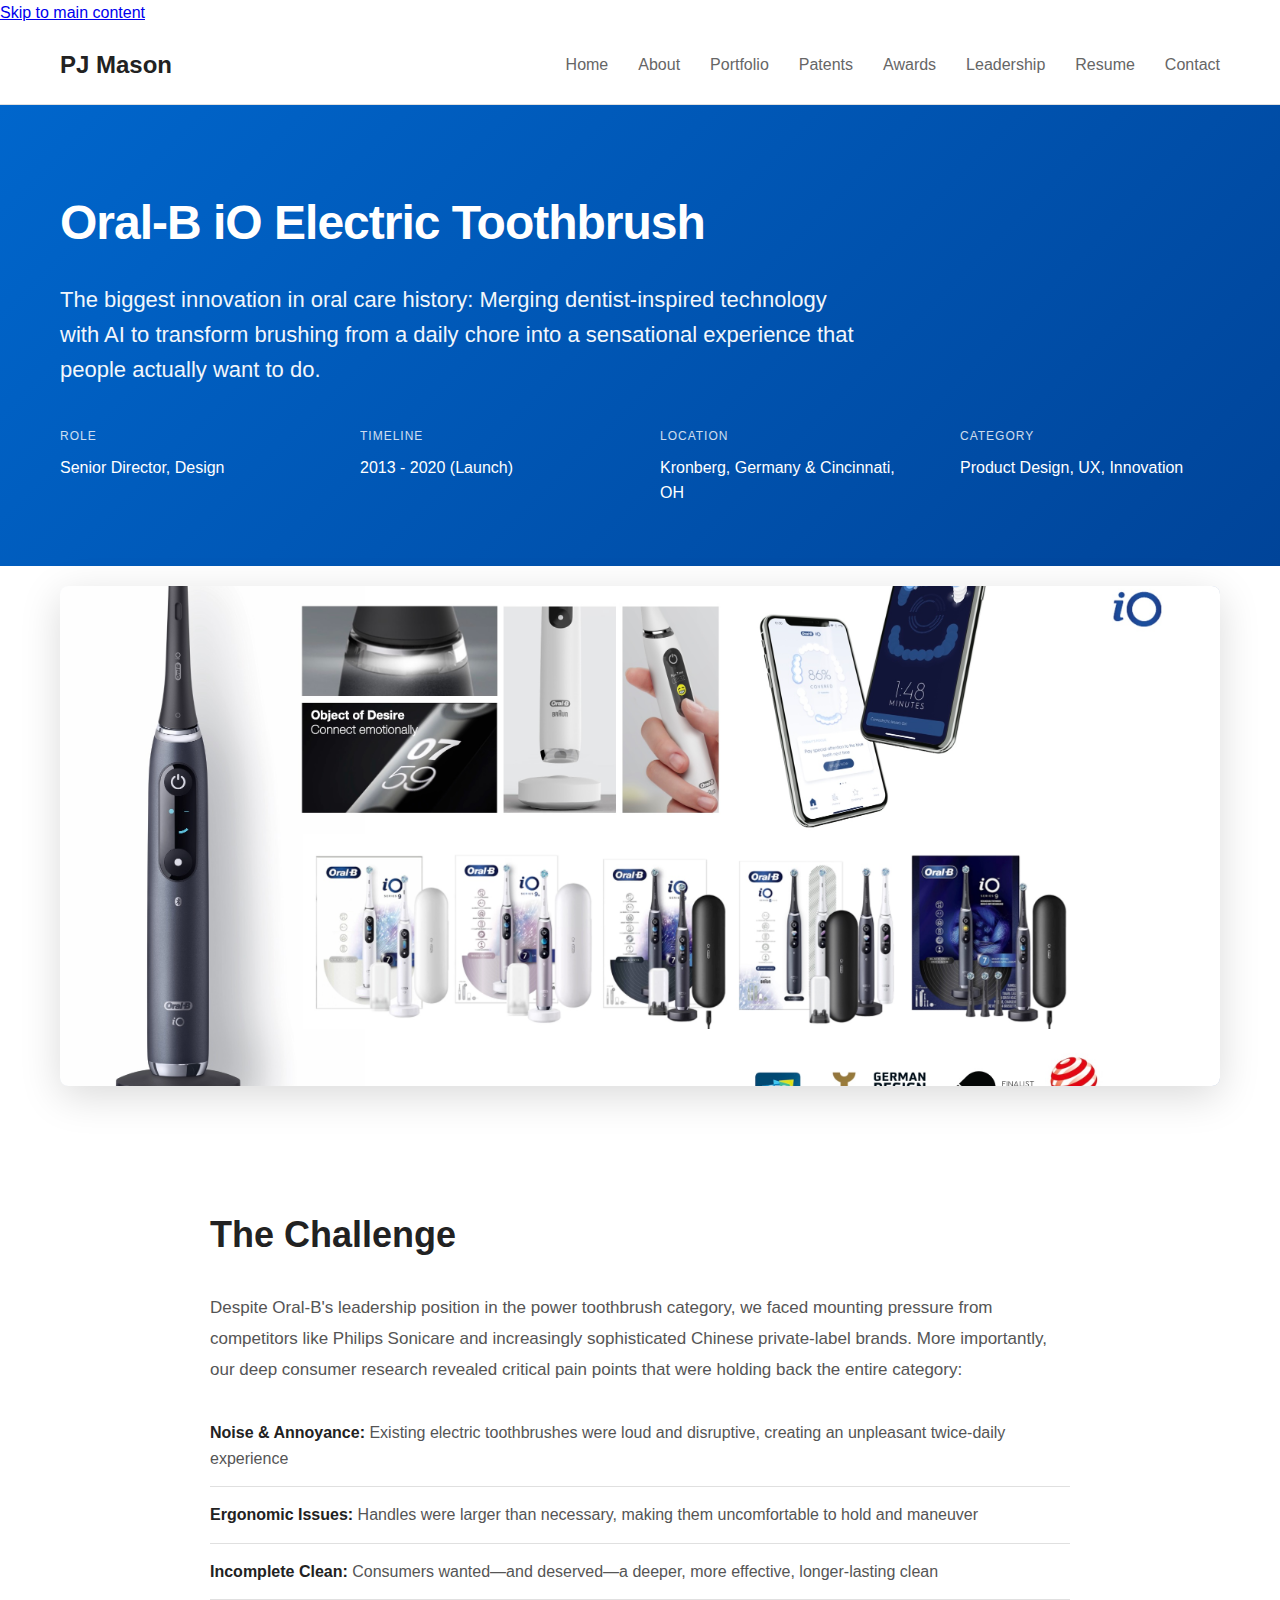
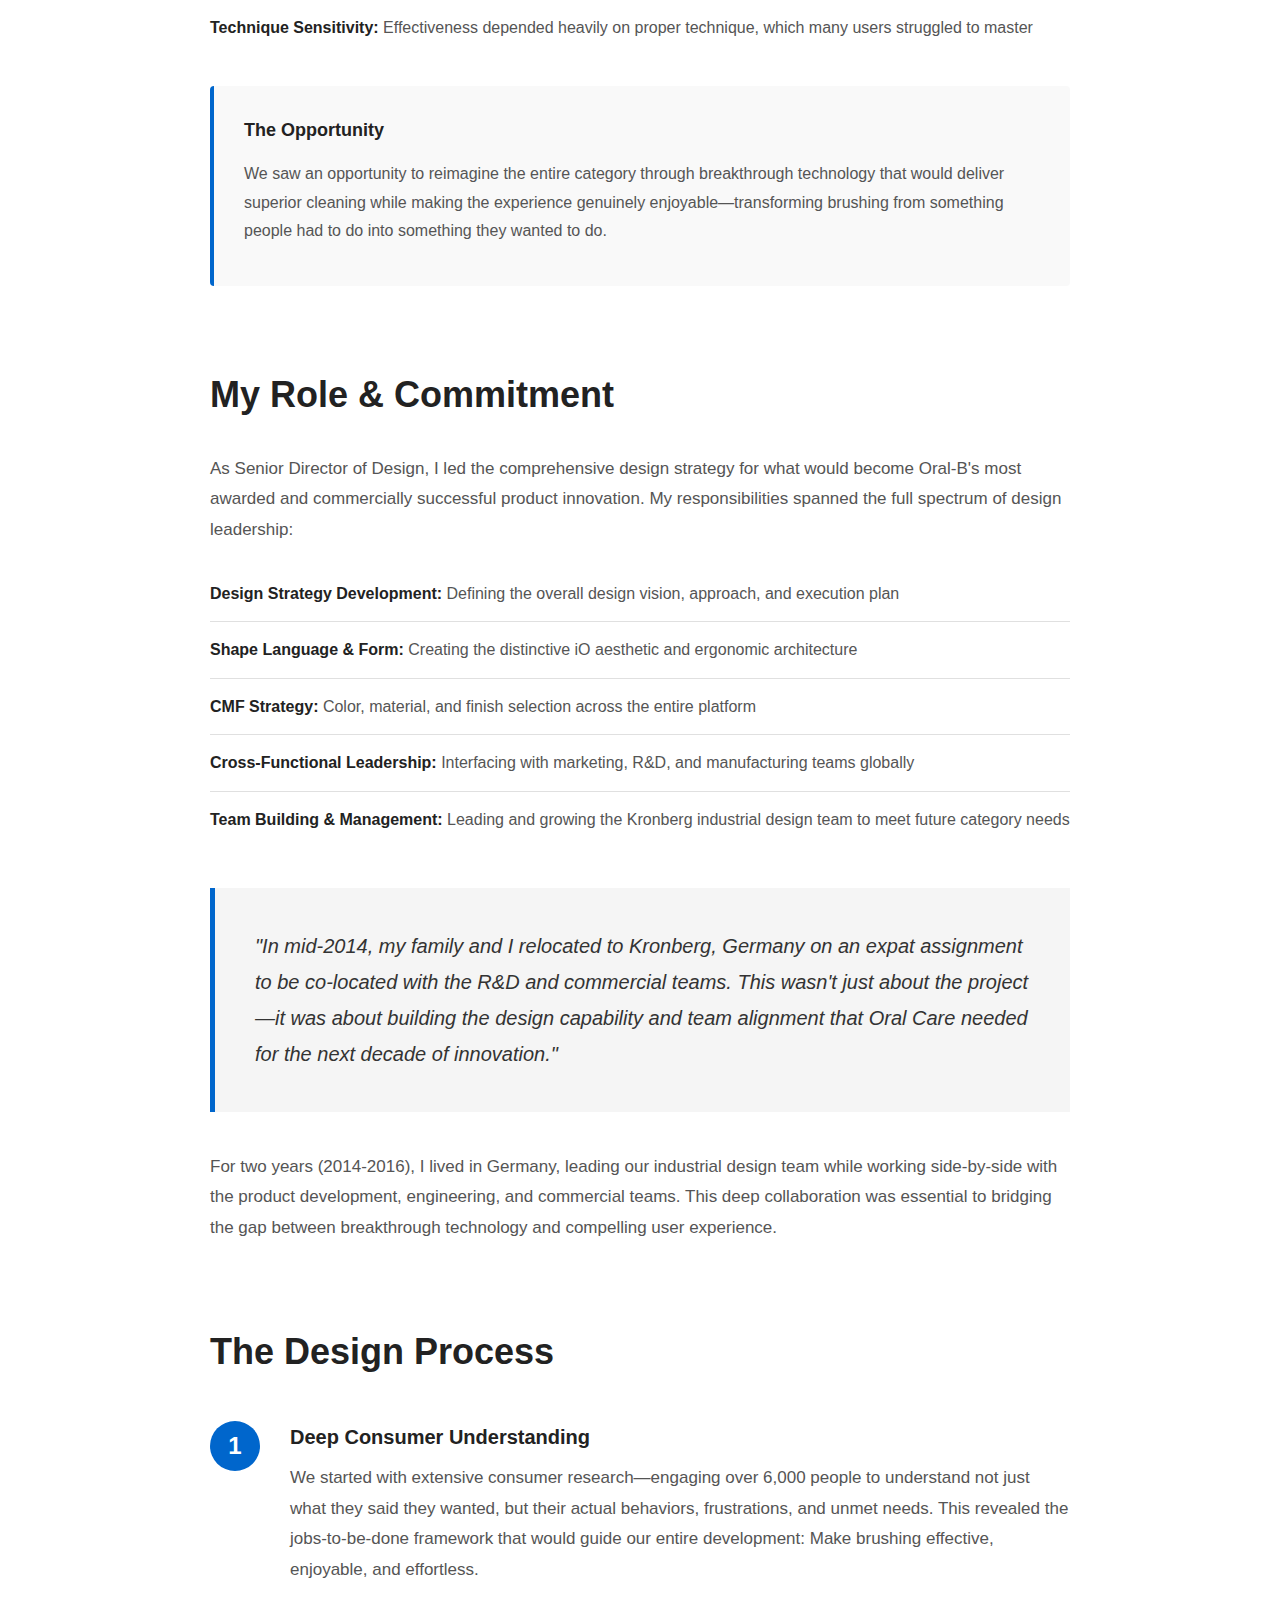
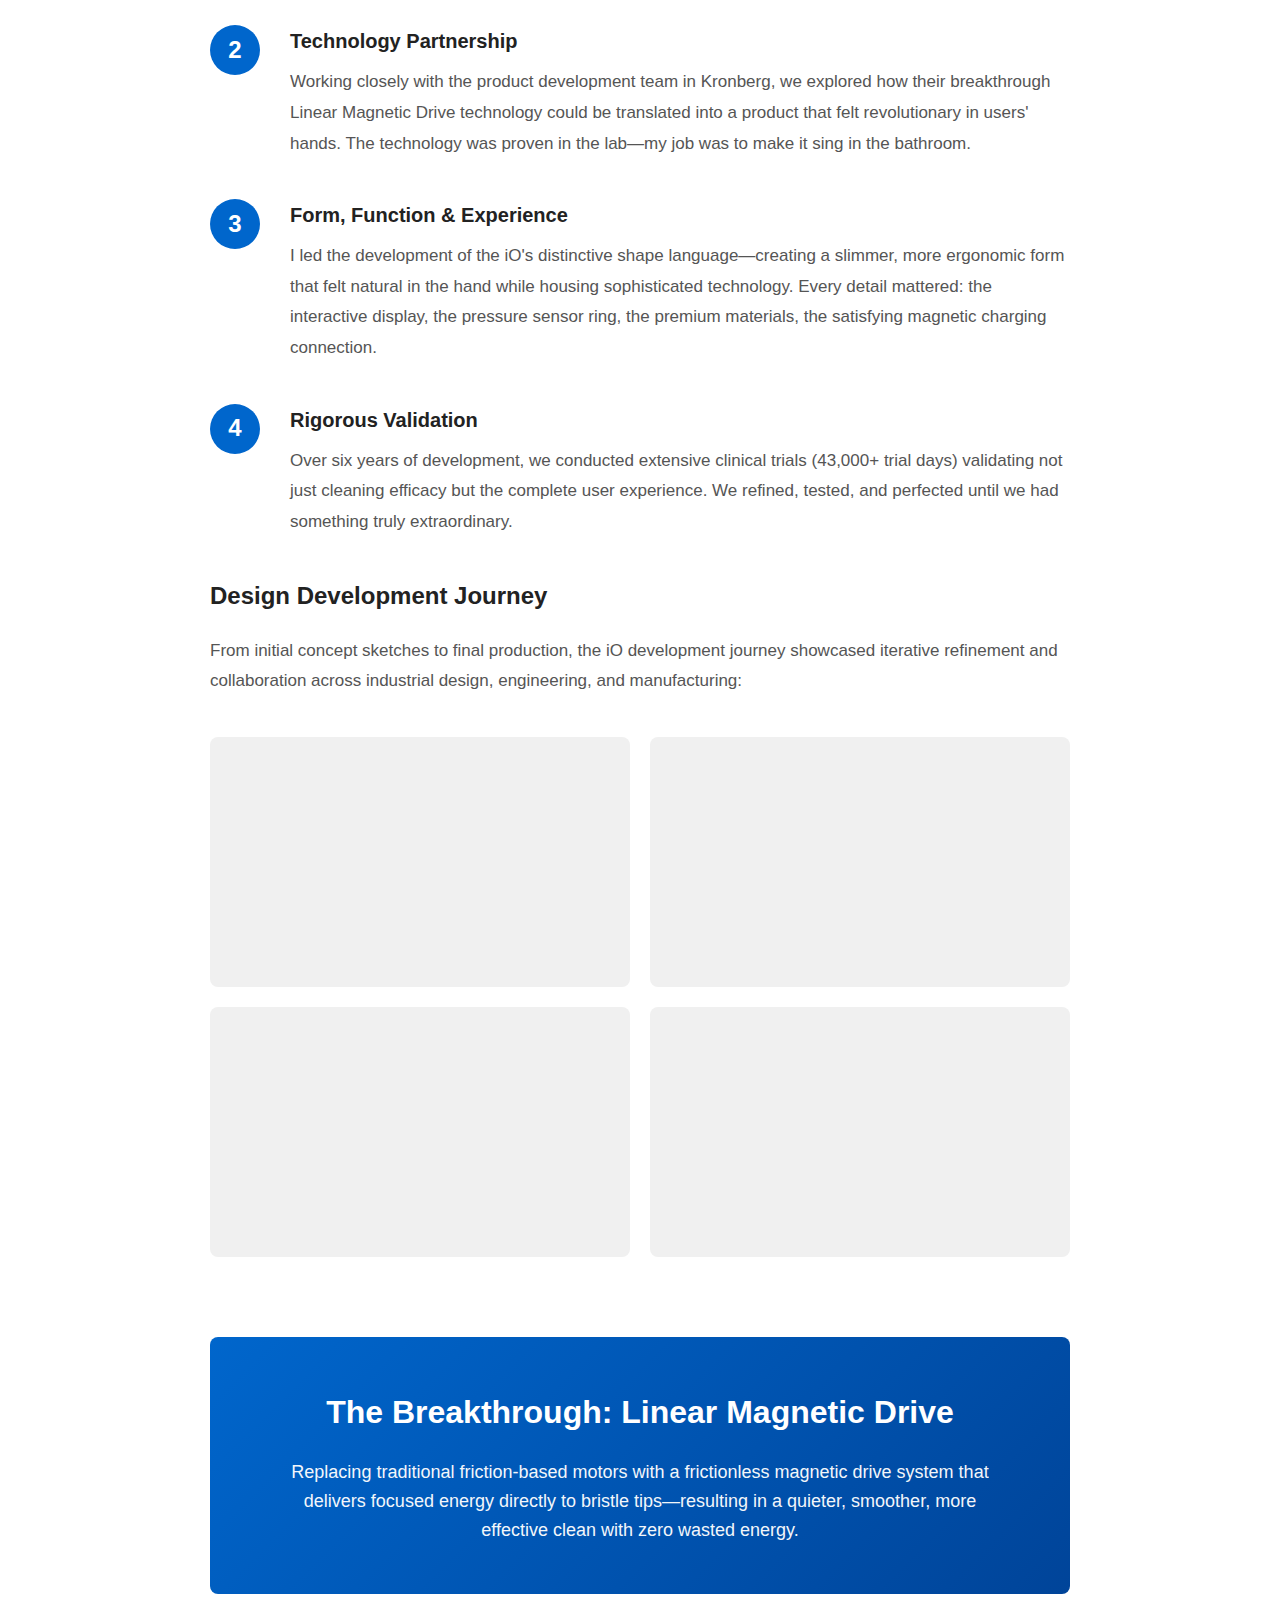
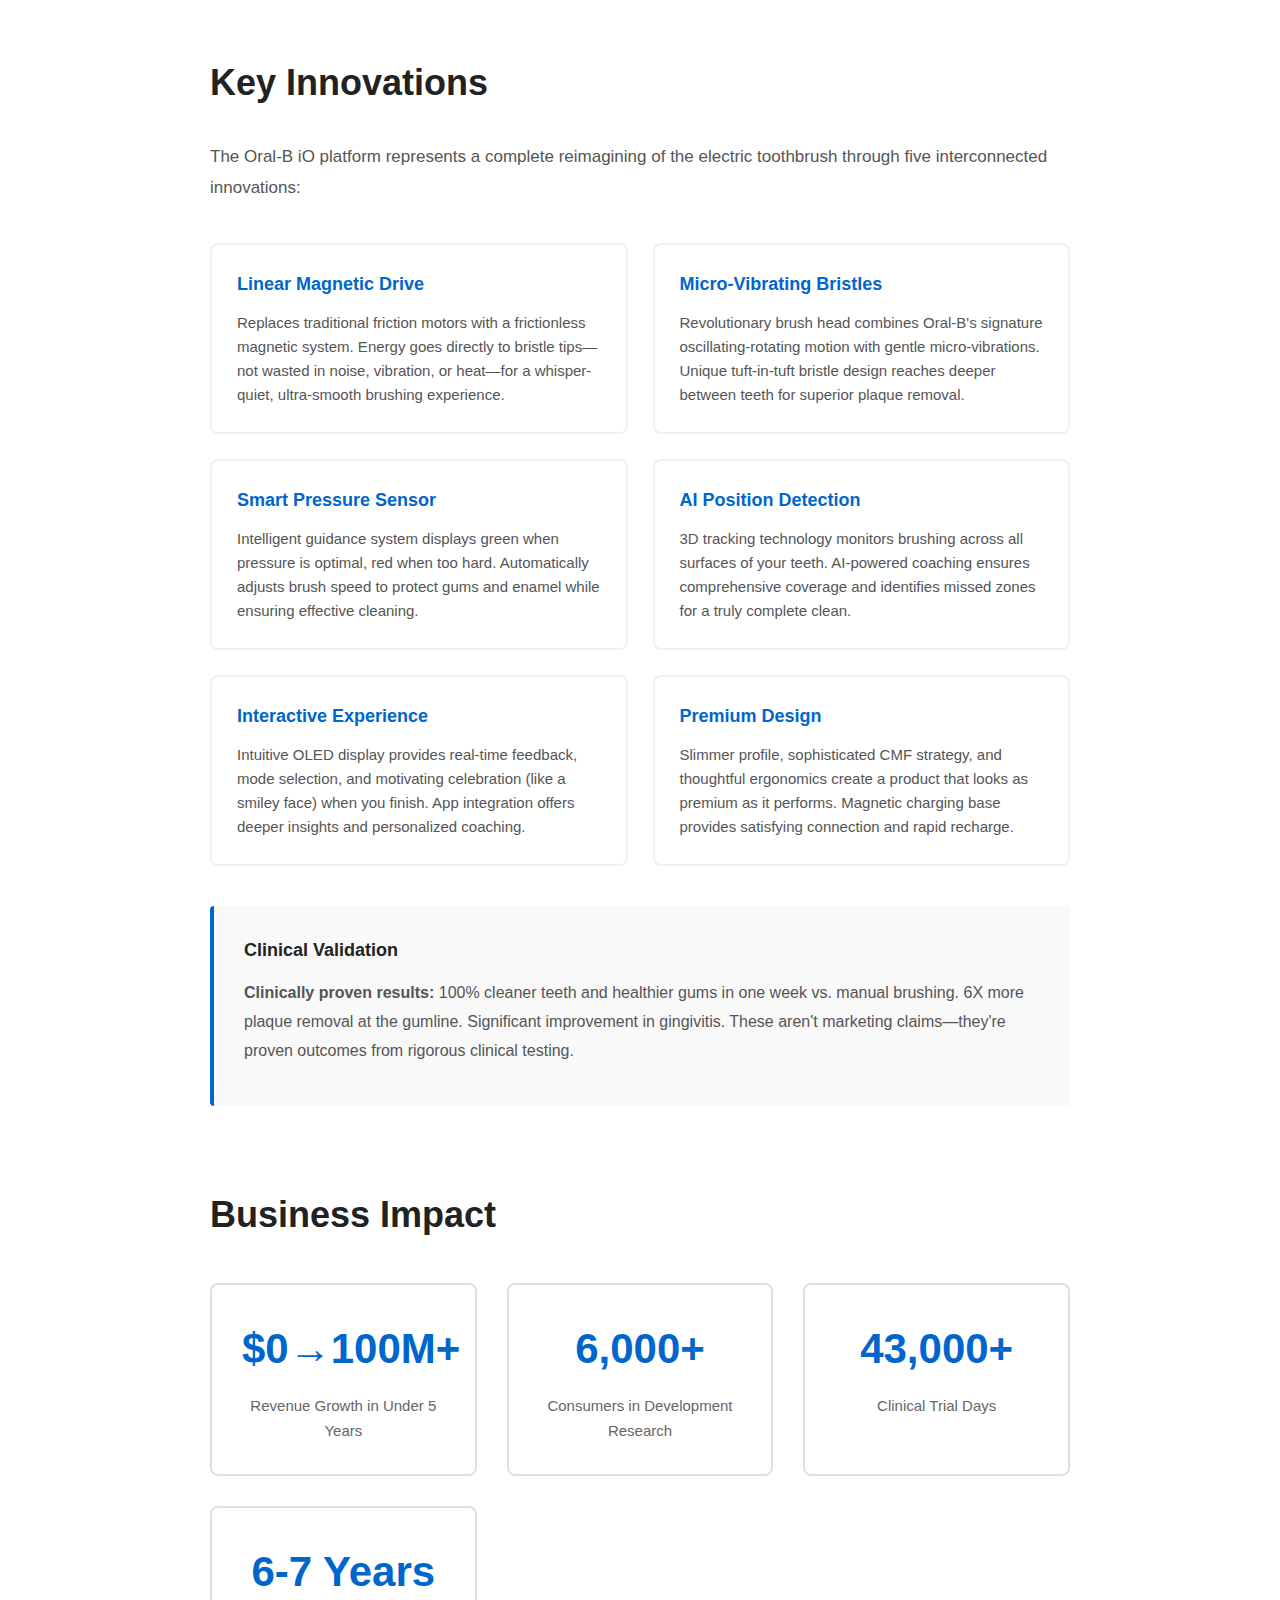
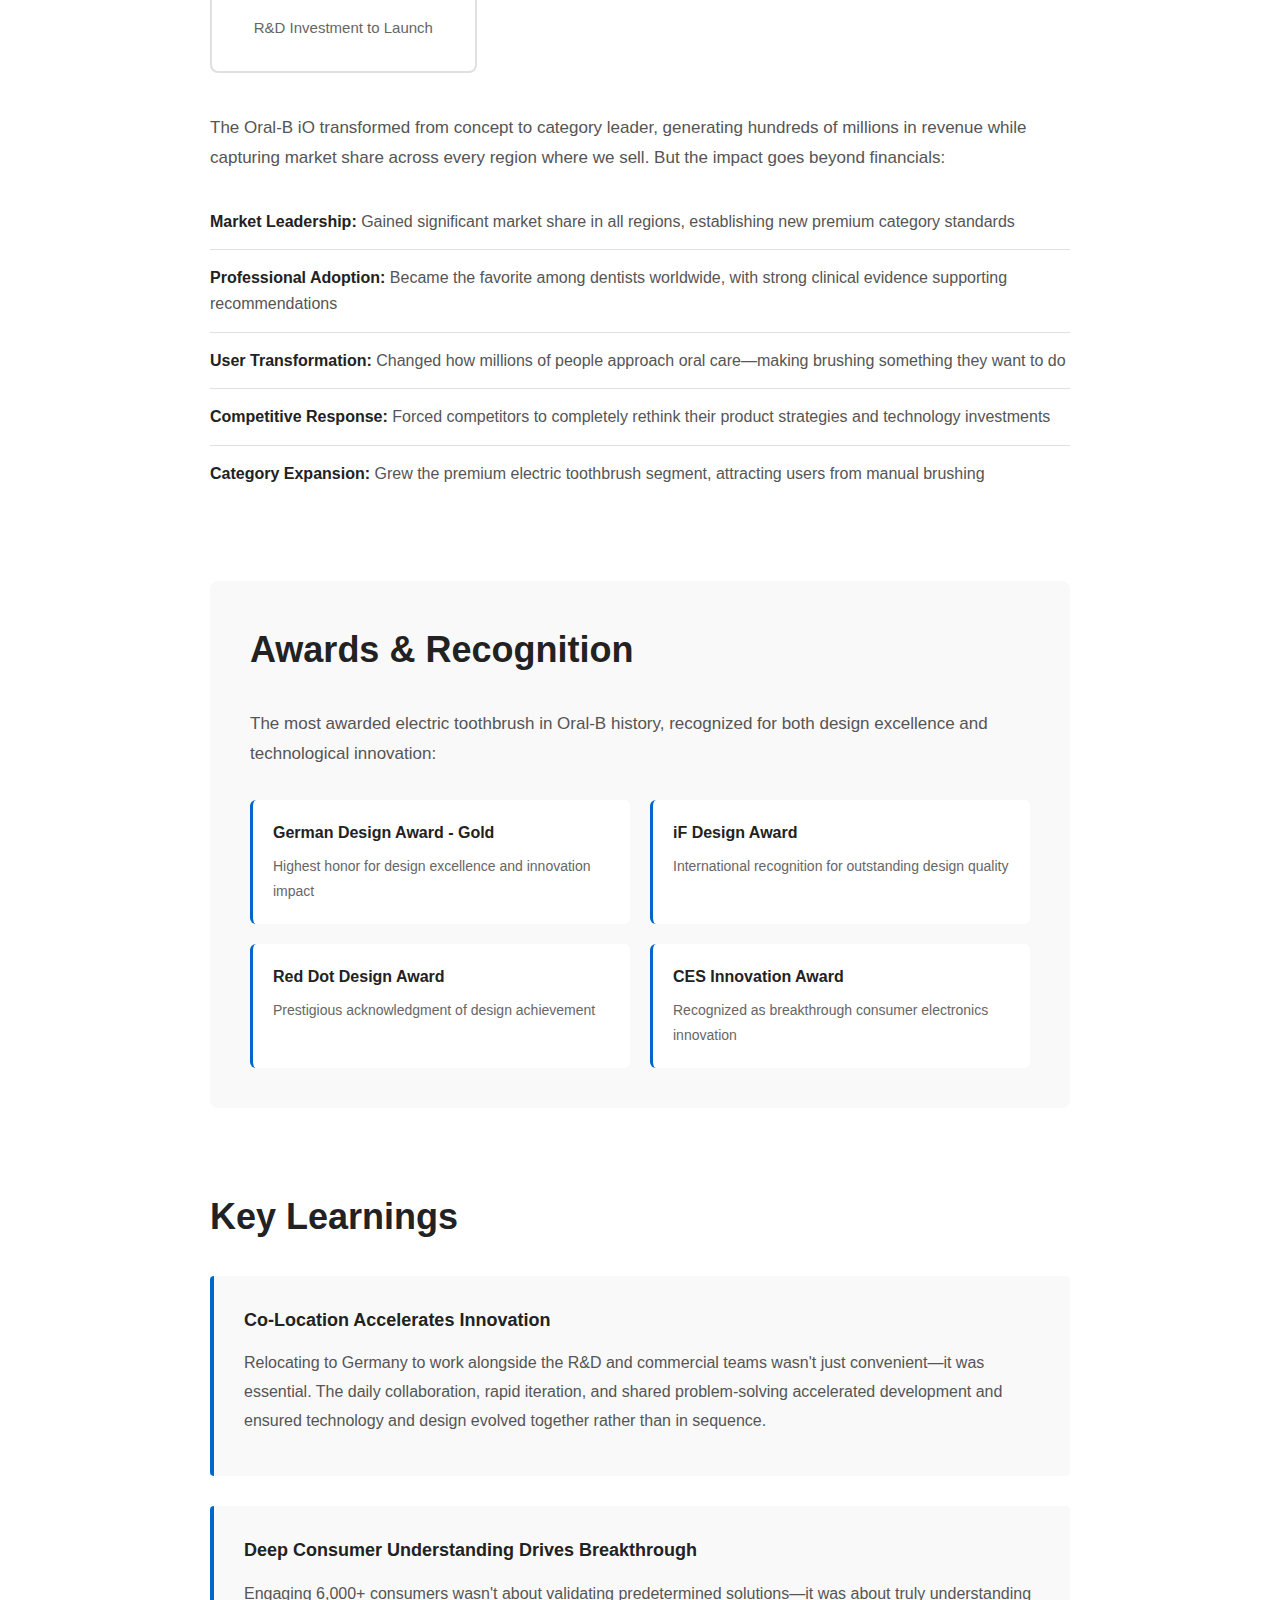
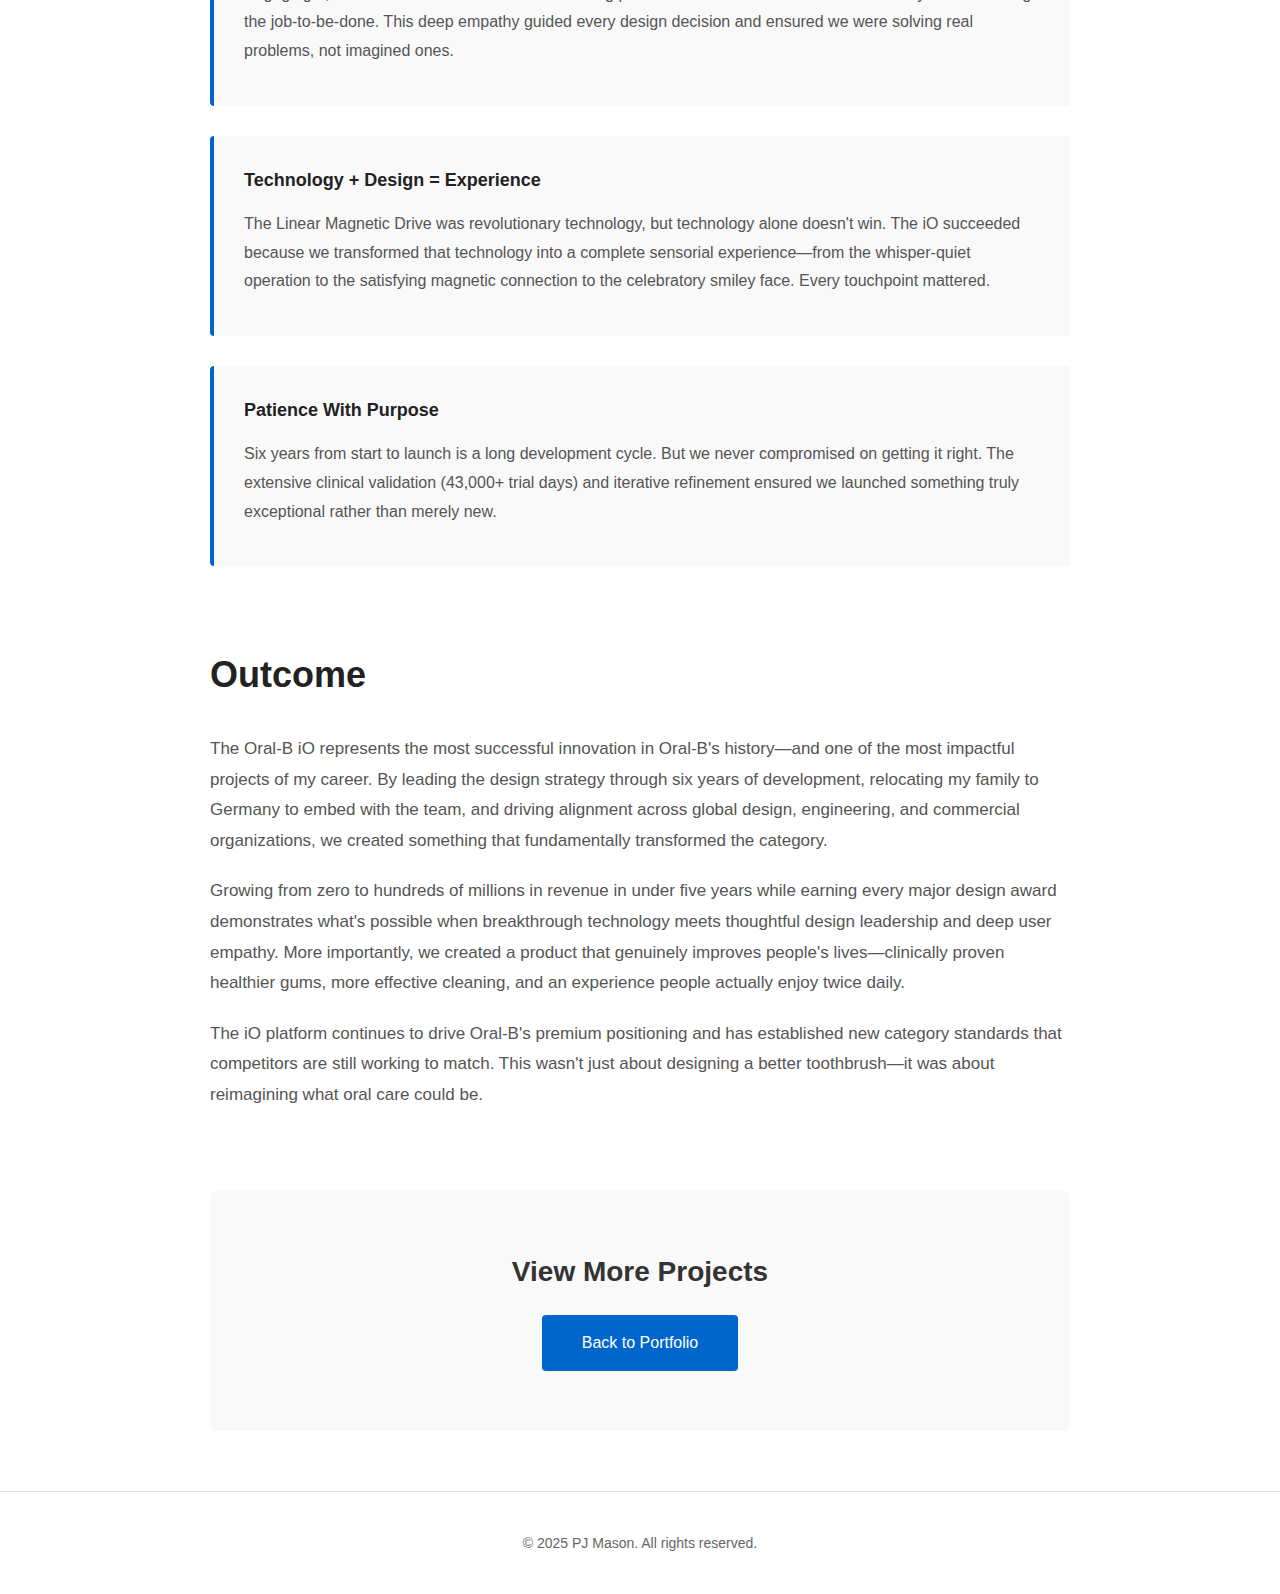
<file: case-study-oral-b-io.html>
<!DOCTYPE html>
<html lang="en">
<head>
    <meta charset="UTF-8">
    <meta name="viewport" content="width=device-width, initial-scale=1.0">
    <meta name="description" content="Oral-B iO case study - Award-winning electric toothbrush design earning German Design Award Gold, iF Design Award, Red Dot, and CES Innovation Award. Led by PJ Mason.">
    <meta name="keywords" content="Oral-B iO, Electric Toothbrush Design, Product Design Case Study, Award-winning Design, German Design Award, iF Award, Smart Toothbrush">
    <meta name="author" content="PJ Mason">

    <!-- Open Graph / Facebook -->
    <meta property="og:type" content="article">
    <meta property="og:url" content="https://pjmason.com/case-study-oral-b-io.html">
    <meta property="og:title" content="Case Study: Oral-B iO - Award-Winning Electric Toothbrush">
    <meta property="og:description" content="Award-winning electric toothbrush design earning German Design Award Gold, iF Design Award, Red Dot, and CES Innovation Award.">
    <meta property="og:image" content="https://pjmason.com/images/oralb-io-fullpage.png">

    <!-- Twitter -->
    <meta property="twitter:card" content="summary_large_image">
    <meta property="twitter:url" content="https://pjmason.com/case-study-oral-b-io.html">
    <meta property="twitter:title" content="Case Study: Oral-B iO - Award-Winning Electric Toothbrush">
    <meta property="twitter:description" content="Award-winning electric toothbrush design earning German Design Award Gold, iF Design Award, Red Dot, and CES Innovation Award.">
    <meta property="twitter:image" content="https://pjmason.com/images/oralb-io-fullpage.png">

    <title>Case Study: Oral-B iO Electric Toothbrush - PJ Mason</title>
    <link rel="icon" type="image/svg+xml" href="favicon.svg">
    <link rel="stylesheet" href="css/style.css">
    <style>
        /* Case Study Specific Styles */
        .case-study-hero {
            background: linear-gradient(135deg, #0066cc 0%, #004499 100%);
            color: white;
            padding: 80px 0 60px;
            margin-bottom: 60px;
        }
        
        .case-study-hero h1 {
            font-size: 48px;
            margin-bottom: 20px;
            font-weight: 600;
        }
        
        .case-study-hero .subtitle {
            font-size: 22px;
            opacity: 0.95;
            max-width: 800px;
            line-height: 1.6;
        }
        
        .hero-meta {
            display: flex;
            gap: 40px;
            margin-top: 40px;
            flex-wrap: wrap;
        }
        
        .meta-item {
            flex: 1;
            min-width: 200px;
        }
        
        .meta-label {
            font-size: 12px;
            text-transform: uppercase;
            letter-spacing: 1px;
            opacity: 0.8;
            margin-bottom: 8px;
        }
        
        .meta-value {
            font-size: 16px;
            font-weight: 500;
        }
        
        .case-study-image {
            width: 100%;
            max-width: 1200px;
            height: 500px;
            background: linear-gradient(135deg, #f5f7fa 0%, #c3cfe2 100%);
            margin: -40px auto 60px;
            border-radius: 8px;
            display: flex;
            align-items: center;
            justify-content: center;
            box-shadow: 0 10px 40px rgba(0,0,0,0.15);
            overflow: hidden;
        }
        
        .case-study-image img {
            width: 100%;
            height: 100%;
            object-fit: cover;
            border-radius: 8px;
        }
        
        .case-study-content {
            max-width: 900px;
            margin: 0 auto;
            padding: 0 20px;
        }
        
        .section {
            margin-bottom: 80px;
        }
        
        .section h2 {
            font-size: 36px;
            color: #222;
            margin-bottom: 30px;
            font-weight: 600;
        }
        
        .section h3 {
            font-size: 24px;
            color: #222;
            margin: 40px 0 20px;
            font-weight: 600;
        }
        
        .section p {
            font-size: 17px;
            line-height: 1.8;
            color: #555;
            margin-bottom: 20px;
        }
        
        .highlight-box {
            background: #f9f9f9;
            border-left: 4px solid #0066cc;
            padding: 30px;
            margin: 30px 0;
            border-radius: 4px;
        }
        
        .highlight-box h4 {
            font-size: 18px;
            color: #222;
            margin-bottom: 15px;
            font-weight: 600;
        }
        
        .highlight-box p {
            font-size: 16px;
            margin-bottom: 10px;
        }
        
        .stats-grid {
            display: grid;
            grid-template-columns: repeat(auto-fit, minmax(250px, 1fr));
            gap: 30px;
            margin: 40px 0;
        }
        
        .stat-card {
            background: #fff;
            border: 2px solid #e0e0e0;
            padding: 30px;
            border-radius: 8px;
            text-align: center;
        }
        
        .stat-number {
            font-size: 42px;
            font-weight: 700;
            color: #0066cc;
            display: block;
            margin-bottom: 10px;
        }
        
        .stat-label {
            font-size: 15px;
            color: #666;
            line-height: 1.5;
        }
        
        .process-steps {
            margin: 40px 0;
        }
        
        .step {
            display: flex;
            gap: 30px;
            margin-bottom: 40px;
            align-items: start;
        }
        
        .step-number {
            flex-shrink: 0;
            width: 50px;
            height: 50px;
            background: #0066cc;
            color: white;
            border-radius: 50%;
            display: flex;
            align-items: center;
            justify-content: center;
            font-size: 24px;
            font-weight: 700;
        }
        
        .step-content h4 {
            font-size: 20px;
            color: #222;
            margin-bottom: 10px;
            font-weight: 600;
        }
        
        .step-content p {
            margin: 0;
        }
        
        .key-features {
            list-style: none;
            padding: 0;
        }
        
        .key-features li {
            padding: 15px 0;
            border-bottom: 1px solid #e0e0e0;
            font-size: 16px;
            color: #555;
        }
        
        .key-features li:last-child {
            border-bottom: none;
        }
        
        .key-features strong {
            color: #222;
            font-weight: 600;
        }
        
        .awards-section {
            background: #f9f9f9;
            padding: 40px;
            border-radius: 8px;
            margin: 40px 0;
        }
        
        .awards-grid {
            display: grid;
            grid-template-columns: repeat(auto-fit, minmax(250px, 1fr));
            gap: 20px;
            margin-top: 30px;
        }
        
        .award-card {
            background: white;
            padding: 20px;
            border-radius: 6px;
            border-left: 3px solid #0066cc;
        }
        
        .award-card strong {
            display: block;
            color: #222;
            margin-bottom: 8px;
            font-size: 16px;
        }
        
        .award-card p {
            font-size: 14px;
            color: #666;
            margin: 0;
        }
        
        .impact-callout {
            background: linear-gradient(135deg, #0066cc 0%, #004499 100%);
            color: white;
            padding: 50px;
            border-radius: 8px;
            margin: 60px 0;
            text-align: center;
        }
        
        .impact-callout h3 {
            font-size: 32px;
            margin-bottom: 20px;
            color: white;
        }
        
        .impact-callout p {
            font-size: 18px;
            max-width: 700px;
            margin: 0 auto;
            color: white;
            opacity: 0.95;
        }
        
        .quote-block {
            background: #f5f5f5;
            padding: 40px;
            border-left: 5px solid #0066cc;
            margin: 40px 0;
            font-style: italic;
        }
        
        .quote-block p {
            font-size: 20px;
            color: #333;
            margin: 0;
        }
        
        .quote-author {
            font-size: 16px;
            color: #666;
            margin-top: 15px;
            font-style: normal;
        }
        
        .image-grid {
            display: grid;
            grid-template-columns: repeat(auto-fit, minmax(300px, 1fr));
            gap: 20px;
            margin: 40px 0;
        }
        
        .process-image {
            width: 100%;
            height: 250px;
            background: #f0f0f0;
            border-radius: 8px;
            overflow: hidden;
            position: relative;
        }
        
        .process-image img {
            width: 100%;
            height: 100%;
            object-fit: cover;
        }
        
        .next-project {
            text-align: center;
            padding: 60px 0;
            background: #f9f9f9;
            border-radius: 8px;
            margin-top: 80px;
        }
        
        .next-project h3 {
            font-size: 28px;
            margin-bottom: 20px;
        }
        
        .next-project a {
            display: inline-block;
            padding: 15px 40px;
            background: #0066cc;
            color: white;
            text-decoration: none;
            border-radius: 4px;
            font-size: 16px;
            font-weight: 500;
            transition: background 0.3s;
        }
        
        .next-project a:hover {
            background: #004499;
        }
        
        .innovation-grid {
            display: grid;
            grid-template-columns: repeat(auto-fit, minmax(280px, 1fr));
            gap: 25px;
            margin: 40px 0;
        }
        
        .innovation-card {
            background: white;
            border: 2px solid #e8f4f8;
            padding: 25px;
            border-radius: 8px;
            transition: all 0.3s;
        }
        
        .innovation-card:hover {
            border-color: #0066cc;
            box-shadow: 0 4px 15px rgba(0,102,204,0.1);
        }
        
        .innovation-card h4 {
            color: #0066cc;
            font-size: 18px;
            margin-bottom: 12px;
            font-weight: 600;
        }
        
        .innovation-card p {
            font-size: 15px;
            color: #555;
            line-height: 1.6;
            margin: 0;
        }
        
        /* Responsive */
        @media (max-width: 768px) {
            .case-study-hero h1 {
                font-size: 36px;
            }
            
            .case-study-image {
                height: 300px;
            }
            
            .section h2 {
                font-size: 28px;
            }
            
            .step {
                flex-direction: column;
                gap: 20px;
            }
        }
    </style>
</head>
<body>
    <a href="#main-content" class="skip-link">Skip to main content</a>
    <nav role="navigation" aria-label="Main navigation">
        <div class="container">
            <a href="index.html" class="logo">PJ Mason</a>
            <button class="mobile-menu-toggle" aria-label="Toggle navigation menu" aria-expanded="false">
                <span></span>
                <span></span>
                <span></span>
            </button>
            <ul class="nav-links">
                <li><a href="index.html">Home</a></li>
                <li><a href="about.html">About</a></li>
                <li><a href="portfolio.html">Portfolio</a></li>
                <li><a href="patents.html">Patents</a></li>
                <li><a href="awards.html">Awards</a></li>
                <li><a href="leadership.html">Leadership</a></li>
                <li><a href="resume.html">Resume</a></li>
                <li><a href="contact.html">Contact</a></li>
            </ul>
        </div>
    </nav>

    <div class="case-study-hero">
        <div class="container">
            <h1>Oral-B iO Electric Toothbrush</h1>
            <p class="subtitle">
                The biggest innovation in oral care history: Merging dentist-inspired technology 
                with AI to transform brushing from a daily chore into a sensational experience 
                that people actually want to do.
            </p>
            <div class="hero-meta">
                <div class="meta-item">
                    <div class="meta-label">Role</div>
                    <div class="meta-value">Senior Director, Design</div>
                </div>
                <div class="meta-item">
                    <div class="meta-label">Timeline</div>
                    <div class="meta-value">2013 - 2020 (Launch)</div>
                </div>
                <div class="meta-item">
                    <div class="meta-label">Location</div>
                    <div class="meta-value">Kronberg, Germany & Cincinnati, OH</div>
                </div>
                <div class="meta-item">
                    <div class="meta-label">Category</div>
                    <div class="meta-value">Product Design, UX, Innovation</div>
                </div>
            </div>
        </div>
    </div>

    <div class="container">
        <div class="case-study-image">
            <img src="images/oralb-io-fullpage.png" alt="Oral-B iO Electric Toothbrush Platform" loading="lazy">
        </div>
    </div>

    <main id="main-content" role="main">
        <div class="case-study-content">
            <section class="section">
                <h2>The Challenge</h2>
                <p>
                    Despite Oral-B's leadership position in the power toothbrush category, we faced 
                    mounting pressure from competitors like Philips Sonicare and increasingly 
                    sophisticated Chinese private-label brands. More importantly, our deep consumer 
                    research revealed critical pain points that were holding back the entire category:
                </p>
                
                <ul class="key-features">
                    <li><strong>Noise & Annoyance:</strong> Existing electric toothbrushes were loud and disruptive, creating an unpleasant twice-daily experience</li>
                    <li><strong>Ergonomic Issues:</strong> Handles were larger than necessary, making them uncomfortable to hold and maneuver</li>
                    <li><strong>Incomplete Clean:</strong> Consumers wanted—and deserved—a deeper, more effective, longer-lasting clean</li>
                    <li><strong>Technique Sensitivity:</strong> Effectiveness depended heavily on proper technique, which many users struggled to master</li>
                </ul>
                
                <div class="highlight-box">
                    <h4>The Opportunity</h4>
                    <p>
                        We saw an opportunity to reimagine the entire category through breakthrough 
                        technology that would deliver superior cleaning while making the experience 
                        genuinely enjoyable—transforming brushing from something people had to do 
                        into something they wanted to do.
                    </p>
                </div>
            </section>

            <section class="section">
                <h2>My Role & Commitment</h2>
                <p>
                    As Senior Director of Design, I led the comprehensive design strategy for what 
                    would become Oral-B's most awarded and commercially successful product innovation. 
                    My responsibilities spanned the full spectrum of design leadership:
                </p>
                <ul class="key-features">
                    <li><strong>Design Strategy Development:</strong> Defining the overall design vision, approach, and execution plan</li>
                    <li><strong>Shape Language & Form:</strong> Creating the distinctive iO aesthetic and ergonomic architecture</li>
                    <li><strong>CMF Strategy:</strong> Color, material, and finish selection across the entire platform</li>
                    <li><strong>Cross-Functional Leadership:</strong> Interfacing with marketing, R&D, and manufacturing teams globally</li>
                    <li><strong>Team Building & Management:</strong> Leading and growing the Kronberg industrial design team to meet future category needs</li>
                </ul>
                
                <div class="quote-block">
                    <p>
                        "In mid-2014, my family and I relocated to Kronberg, Germany on an expat 
                        assignment to be co-located with the R&D and commercial teams. This wasn't 
                        just about the project—it was about building the design capability and team 
                        alignment that Oral Care needed for the next decade of innovation."
                    </p>
                </div>
                
                <p>
                    For two years (2014-2016), I lived in Germany, leading our industrial design team 
                    while working side-by-side with the product development, engineering, and commercial 
                    teams. This deep collaboration was essential to bridging the gap between breakthrough 
                    technology and compelling user experience.
                </p>
            </section>

            <section class="section">
                <h2>The Design Process</h2>
                
                <div class="process-steps">
                    <div class="step">
                        <div class="step-number">1</div>
                        <div class="step-content">
                            <h4>Deep Consumer Understanding</h4>
                            <p>
                                We started with extensive consumer research—engaging over 6,000 people 
                                to understand not just what they said they wanted, but their actual 
                                behaviors, frustrations, and unmet needs. This revealed the jobs-to-be-done 
                                framework that would guide our entire development: Make brushing effective, 
                                enjoyable, and effortless.
                            </p>
                        </div>
                    </div>

                    <div class="step">
                        <div class="step-number">2</div>
                        <div class="step-content">
                            <h4>Technology Partnership</h4>
                        <p>
                                Working closely with the product development team in Kronberg, we explored 
                                how their breakthrough Linear Magnetic Drive technology could be translated 
                                into a product that felt revolutionary in users' hands. The technology was 
                                proven in the lab—my job was to make it sing in the bathroom.
                            </p>
                        </div>
                    </div>

                    <div class="step">
                        <div class="step-number">3</div>
                        <div class="step-content">
                            <h4>Form, Function & Experience</h4>
                            <p>
                                I led the development of the iO's distinctive shape language—creating a 
                                slimmer, more ergonomic form that felt natural in the hand while housing 
                                sophisticated technology. Every detail mattered: the interactive display, 
                                the pressure sensor ring, the premium materials, the satisfying magnetic 
                                charging connection.
                            </p>
                        </div>
                    </div>

                    <div class="step">
                        <div class="step-number">4</div>
                        <div class="step-content">
                            <h4>Rigorous Validation</h4>
                            <p>
                                Over six years of development, we conducted extensive clinical trials 
                                (43,000+ trial days) validating not just cleaning efficacy but the 
                                complete user experience. We refined, tested, and perfected until we 
                                had something truly extraordinary.
                            </p>
                        </div>
                    </div>
                </div>
                
                <h3>Design Development Journey</h3>
                <p>
                    From initial concept sketches to final production, the iO development journey 
                    showcased iterative refinement and collaboration across industrial design, 
                    engineering, and manufacturing:
                </p>
                
                <div class="image-grid">
                    <div class="process-image">
                        <img src="images/oralb-io-sketch.png" alt="Oral-B iO Early Concept Sketching" style="width: 100%; height: 100%; object-fit: cover; border-radius: 8px;" loading="lazy">
                    </div>
                    <div class="process-image">
                        <img src="images/oralb-io-5axis.png" alt="Oral-B iO Prototyping Progress" style="width: 100%; height: 100%; object-fit: cover; border-radius: 8px;" loading="lazy">
                    </div>
                    <div class="process-image">
                        <img src="images/oralb-io-ux.png" alt="Oral-B iO UX Creation" style="width: 100%; height: 100%; object-fit: cover; border-radius: 8px;" loading="lazy">
                    </div>
                    <div class="process-image">
                        <img src="images/oralb-io-sound.png" alt="Oral-B iO Sound Optimization" style="width: 100%; height: 100%; object-fit: cover; border-radius: 8px;" loading="lazy">
                    </div>
                </div>
            </section>

            <div class="impact-callout">
                <h3>The Breakthrough: Linear Magnetic Drive</h3>
                <p>
                    Replacing traditional friction-based motors with a frictionless magnetic drive system 
                    that delivers focused energy directly to bristle tips—resulting in a quieter, smoother, 
                    more effective clean with zero wasted energy.
                </p>
            </div>

            <section class="section">
                <h2>Key Innovations</h2>
                <p>
                    The Oral-B iO platform represents a complete reimagining of the electric toothbrush 
                    through five interconnected innovations:
                </p>

                <div class="innovation-grid">
                    <div class="innovation-card">
                        <h4>Linear Magnetic Drive</h4>
                        <p>
                            Replaces traditional friction motors with a frictionless magnetic system. 
                            Energy goes directly to bristle tips—not wasted in noise, vibration, or 
                            heat—for a whisper-quiet, ultra-smooth brushing experience.
                        </p>
                    </div>

                    <div class="innovation-card">
                        <h4>Micro-Vibrating Bristles</h4>
                        <p>
                            Revolutionary brush head combines Oral-B's signature oscillating-rotating 
                            motion with gentle micro-vibrations. Unique tuft-in-tuft bristle design 
                            reaches deeper between teeth for superior plaque removal.
                        </p>
                    </div>

                    <div class="innovation-card">
                        <h4>Smart Pressure Sensor</h4>
                        <p>
                            Intelligent guidance system displays green when pressure is optimal, red 
                            when too hard. Automatically adjusts brush speed to protect gums and enamel 
                            while ensuring effective cleaning.
                        </p>
                    </div>

                    <div class="innovation-card">
                        <h4>AI Position Detection</h4>
                        <p>
                            3D tracking technology monitors brushing across all surfaces of your teeth. 
                            AI-powered coaching ensures comprehensive coverage and identifies missed 
                            zones for a truly complete clean.
                        </p>
                    </div>

                    <div class="innovation-card">
                        <h4>Interactive Experience</h4>
                        <p>
                            Intuitive OLED display provides real-time feedback, mode selection, and 
                            motivating celebration (like a smiley face) when you finish. App integration 
                            offers deeper insights and personalized coaching.
                        </p>
                    </div>

                    <div class="innovation-card">
                        <h4>Premium Design</h4>
                        <p>
                            Slimmer profile, sophisticated CMF strategy, and thoughtful ergonomics 
                            create a product that looks as premium as it performs. Magnetic charging 
                            base provides satisfying connection and rapid recharge.
                        </p>
                    </div>
                </div>

                <div class="highlight-box">
                    <h4>Clinical Validation</h4>
                    <p>
                        <strong>Clinically proven results:</strong> 100% cleaner teeth and healthier 
                        gums in one week vs. manual brushing. 6X more plaque removal at the gumline. 
                        Significant improvement in gingivitis. These aren't marketing claims—they're 
                        proven outcomes from rigorous clinical testing.
                    </p>
                </div>
            </section>

            <section class="section">
                <h2>Business Impact</h2>
                
                <div class="stats-grid">
                    <div class="stat-card">
                        <span class="stat-number">$0→100M+</span>
                        <span class="stat-label">Revenue Growth in Under 5 Years</span>
                    </div>
                    <div class="stat-card">
                        <span class="stat-number">6,000+</span>
                        <span class="stat-label">Consumers in Development Research</span>
                    </div>
                    <div class="stat-card">
                        <span class="stat-number">43,000+</span>
                        <span class="stat-label">Clinical Trial Days</span>
                    </div>
                    <div class="stat-card">
                        <span class="stat-number">6-7 Years</span>
                        <span class="stat-label">R&D Investment to Launch</span>
                    </div>
                </div>

                <p>
                    The Oral-B iO transformed from concept to category leader, generating hundreds of 
                    millions in revenue while capturing market share across every region where we sell. 
                    But the impact goes beyond financials:
                </p>

                <ul class="key-features">
                    <li><strong>Market Leadership:</strong> Gained significant market share in all regions, establishing new premium category standards</li>
                    <li><strong>Professional Adoption:</strong> Became the favorite among dentists worldwide, with strong clinical evidence supporting recommendations</li>
                    <li><strong>User Transformation:</strong> Changed how millions of people approach oral care—making brushing something they want to do</li>
                    <li><strong>Competitive Response:</strong> Forced competitors to completely rethink their product strategies and technology investments</li>
                    <li><strong>Category Expansion:</strong> Grew the premium electric toothbrush segment, attracting users from manual brushing</li>
                </ul>
            </section>

            <section class="section">
                <div class="awards-section">
                    <h2>Awards & Recognition</h2>
                    <p>
                        The most awarded electric toothbrush in Oral-B history, recognized for both 
                        design excellence and technological innovation:
                    </p>
                    <div class="awards-grid">
                        <div class="award-card">
                            <strong>German Design Award - Gold</strong>
                            <p>Highest honor for design excellence and innovation impact</p>
                        </div>
                        <div class="award-card">
                            <strong>iF Design Award</strong>
                            <p>International recognition for outstanding design quality</p>
                        </div>
                        <div class="award-card">
                            <strong>Red Dot Design Award</strong>
                            <p>Prestigious acknowledgment of design achievement</p>
                        </div>
                        <div class="award-card">
                            <strong>CES Innovation Award</strong>
                            <p>Recognized as breakthrough consumer electronics innovation</p>
                        </div>
                    </div>
                </div>
            </section>

            <section class="section">
                <h2>Key Learnings</h2>
                
                <div class="highlight-box">
                    <h4>Co-Location Accelerates Innovation</h4>
                    <p>
                        Relocating to Germany to work alongside the R&D and commercial teams wasn't 
                        just convenient—it was essential. The daily collaboration, rapid iteration, 
                        and shared problem-solving accelerated development and ensured technology and 
                        design evolved together rather than in sequence.
                    </p>
                </div>

                <div class="highlight-box">
                    <h4>Deep Consumer Understanding Drives Breakthrough</h4>
                    <p>
                        Engaging 6,000+ consumers wasn't about validating predetermined solutions—it 
                        was about truly understanding the job-to-be-done. This deep empathy guided 
                        every design decision and ensured we were solving real problems, not imagined ones.
                    </p>
                </div>

                <div class="highlight-box">
                    <h4>Technology + Design = Experience</h4>
                    <p>
                        The Linear Magnetic Drive was revolutionary technology, but technology alone 
                        doesn't win. The iO succeeded because we transformed that technology into a 
                        complete sensorial experience—from the whisper-quiet operation to the satisfying 
                        magnetic connection to the celebratory smiley face. Every touchpoint mattered.
                    </p>
                </div>

                <div class="highlight-box">
                    <h4>Patience With Purpose</h4>
                    <p>
                        Six years from start to launch is a long development cycle. But we never 
                        compromised on getting it right. The extensive clinical validation (43,000+ 
                        trial days) and iterative refinement ensured we launched something truly 
                        exceptional rather than merely new.
                    </p>
                </div>
            </section>

            <section class="section">
                <h2>Outcome</h2>
                <p>
                    The Oral-B iO represents the most successful innovation in Oral-B's history—and 
                    one of the most impactful projects of my career. By leading the design strategy 
                    through six years of development, relocating my family to Germany to embed with 
                    the team, and driving alignment across global design, engineering, and commercial 
                    organizations, we created something that fundamentally transformed the category.
                </p>
                <p>
                    Growing from zero to hundreds of millions in revenue in under five years while 
                    earning every major design award demonstrates what's possible when breakthrough 
                    technology meets thoughtful design leadership and deep user empathy. More importantly, 
                    we created a product that genuinely improves people's lives—clinically proven healthier 
                    gums, more effective cleaning, and an experience people actually enjoy twice daily.
                </p>
                <p>
                    The iO platform continues to drive Oral-B's premium positioning and has established 
                    new category standards that competitors are still working to match. This wasn't just 
                    about designing a better toothbrush—it was about reimagining what oral care could be.
                </p>
            </section>

            <div class="next-project">
                <h3>View More Projects</h3>
                <a href="portfolio.html">Back to Portfolio</a>
            </div>
        </div>
    </main>

    <footer role="contentinfo">
        <div class="container">
            <p>&copy; 2025 PJ Mason. All rights reserved.</p>
        </div>
    </footer>
    <script src="js/main.js"></script>
</body>
</html>
</file>
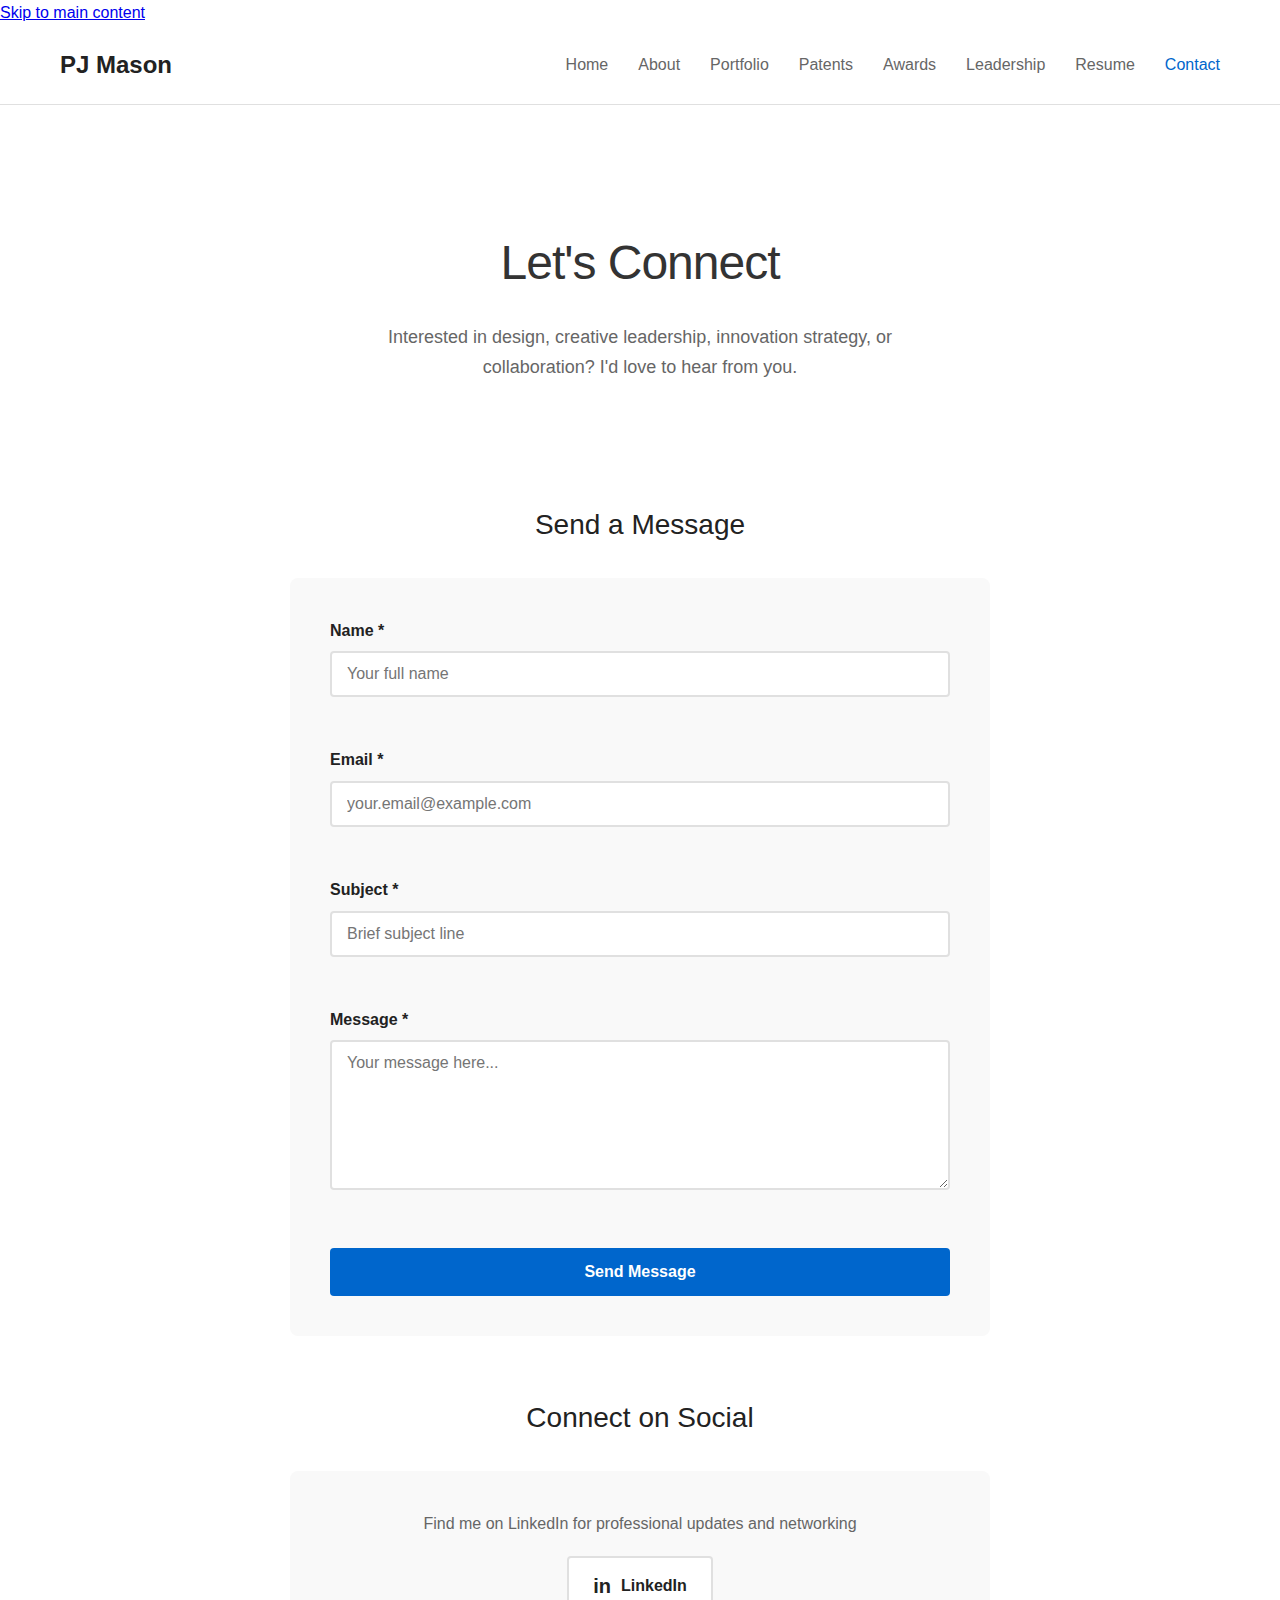
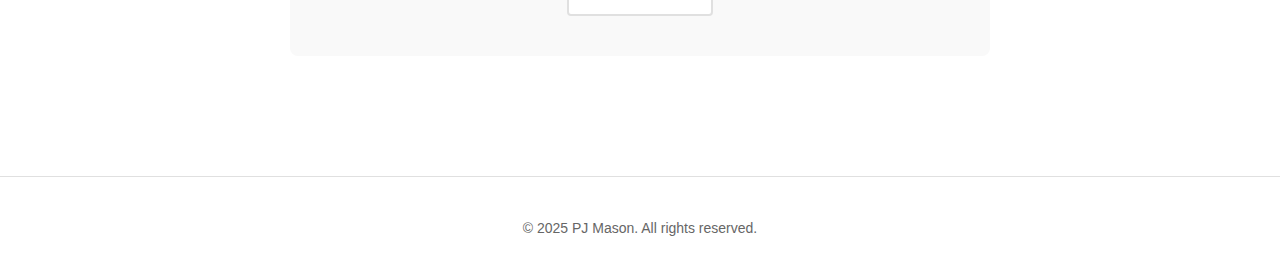
<file: contact.html>
<!DOCTYPE html>
<html lang="en">
<head>
    <meta charset="UTF-8">
    <meta name="viewport" content="width=device-width, initial-scale=1.0">
    <meta name="description" content="Contact PJ Mason for design leadership opportunities, consulting, speaking engagements, or collaboration on innovative product design projects.">
    <meta name="keywords" content="Contact PJ Mason, Design Consulting, Design Leadership Opportunities, Speaking Engagements, Product Design Collaboration">
    <meta name="author" content="PJ Mason">

    <!-- Open Graph / Facebook -->
    <meta property="og:type" content="website">
    <meta property="og:url" content="https://pjmason.com/contact.html">
    <meta property="og:title" content="Contact - PJ Mason">
    <meta property="og:description" content="Get in touch for design leadership opportunities, consulting, or collaboration on innovative product design projects.">
    <meta property="og:image" content="https://pjmason.com/images/oralb-io-fullpage.png">

    <!-- Twitter -->
    <meta property="twitter:card" content="summary_large_image">
    <meta property="twitter:url" content="https://pjmason.com/contact.html">
    <meta property="twitter:title" content="Contact - PJ Mason">
    <meta property="twitter:description" content="Get in touch for design leadership opportunities, consulting, or collaboration on innovative product design projects.">
    <meta property="twitter:image" content="https://pjmason.com/images/oralb-io-fullpage.png">

    <title>Contact - PJ Mason</title>
    <link rel="icon" type="image/svg+xml" href="favicon.svg">
    <link rel="stylesheet" href="css/style.css">
    <style>
        /* Contact Page Specific Styles */
        .contact-hero {
            text-align: center;
            padding: 60px 0;
            margin-bottom: 60px;
        }
        
        .contact-hero h1 {
            font-size: 48px;
            margin-bottom: 20px;
        }
        
        .contact-hero p {
            font-size: 18px;
            color: #666;
            max-width: 600px;
            margin: 0 auto;
            line-height: 1.7;
        }
        
        .contact-container {
            max-width: 700px;
            margin: 0 auto;
        }
        
        .contact-section {
            margin-bottom: 60px;
        }
        
        .contact-section h2 {
            font-size: 28px;
            color: #222;
            margin-bottom: 30px;
            text-align: center;
        }
        
        .contact-form {
            background: #f9f9f9;
            padding: 40px;
            border-radius: 8px;
        }
        
        .form-group {
            margin-bottom: 25px;
        }
        
        .form-group label {
            display: block;
            font-size: 16px;
            font-weight: 600;
            color: #222;
            margin-bottom: 8px;
        }
        
        .form-group input,
        .form-group textarea {
            width: 100%;
            padding: 12px 15px;
            font-size: 16px;
            border: 2px solid #e0e0e0;
            border-radius: 4px;
            font-family: inherit;
            transition: border-color 0.3s;
        }
        
        .form-group input:focus,
        .form-group textarea:focus {
            outline: none;
            border-color: #0066cc;
        }
        
        .form-group textarea {
            min-height: 150px;
            resize: vertical;
        }
        
        .submit-btn {
            width: 100%;
            padding: 15px;
            background: #0066cc;
            color: #fff;
            border: none;
            border-radius: 4px;
            font-size: 16px;
            font-weight: 600;
            cursor: pointer;
            transition: background 0.3s;
        }
        
        .submit-btn:hover {
            background: #004499;
        }
        
        .social-section {
            text-align: center;
            padding: 40px;
            background: #f9f9f9;
            border-radius: 8px;
        }
        
        .social-links {
            display: flex;
            justify-content: center;
            gap: 20px;
            margin-top: 20px;
        }
        
        .social-link {
            display: flex;
            align-items: center;
            gap: 10px;
            padding: 12px 24px;
            background: #fff;
            border: 2px solid #e0e0e0;
            border-radius: 4px;
            text-decoration: none;
            color: #222;
            font-weight: 600;
            transition: all 0.3s;
        }
        
        .social-link:hover {
            border-color: #0066cc;
            color: #0066cc;
            transform: translateY(-2px);
        }
        
        .social-icon {
            font-size: 20px;
        }
        
        .contact-info {
            text-align: center;
            padding: 40px;
            background: #fff;
            border: 2px solid #e0e0e0;
            border-radius: 8px;
        }
        
        .contact-info h3 {
            font-size: 20px;
            color: #222;
            margin-bottom: 20px;
        }
        
        .contact-info p {
            font-size: 16px;
            color: #666;
            margin: 10px 0;
            line-height: 1.6;
        }
        
        .contact-info a {
            color: #0066cc;
            text-decoration: none;
        }
        
        .contact-info a:hover {
            text-decoration: underline;
        }

        /* Form Validation Styles */
        .error-message {
            display: block;
            color: #d32f2f;
            font-size: 14px;
            margin-top: 5px;
            min-height: 20px;
        }

        .form-group input.error,
        .form-group textarea.error {
            border-color: #d32f2f;
        }

        .form-group input.success,
        .form-group textarea.success {
            border-color: #388e3c;
        }

        .form-messages {
            padding: 15px 20px;
            border-radius: 4px;
            margin-bottom: 25px;
            font-size: 16px;
            font-weight: 500;
        }

        .form-messages.success {
            background: #e8f5e9;
            color: #2e7d32;
            border: 2px solid #81c784;
        }

        .form-messages.error {
            background: #ffebee;
            color: #c62828;
            border: 2px solid #ef5350;
        }

        .submit-btn:disabled {
            background: #ccc;
            cursor: not-allowed;
        }

        /* Responsive */
        @media (max-width: 768px) {
            .contact-hero h1 {
                font-size: 36px;
            }
            
            .contact-form {
                padding: 30px 20px;
            }
            
            .social-links {
                flex-direction: column;
                align-items: center;
            }
            
            .social-link {
                width: 100%;
                max-width: 300px;
                justify-content: center;
            }
        }
    </style>
</head>
<body>
    <a href="#main-content" class="skip-link">Skip to main content</a>
    <nav role="navigation" aria-label="Main navigation">
        <div class="container">
            <a href="index.html" class="logo">PJ Mason</a>
            <button class="mobile-menu-toggle" aria-label="Toggle navigation menu" aria-expanded="false">
                <span></span>
                <span></span>
                <span></span>
            </button>
            <ul class="nav-links">
                <li><a href="index.html">Home</a></li>
                <li><a href="about.html">About</a></li>
                <li><a href="portfolio.html">Portfolio</a></li>
                <li><a href="patents.html">Patents</a></li>
                <li><a href="awards.html">Awards</a></li>
                <li><a href="leadership.html">Leadership</a></li>
                <li><a href="resume.html">Resume</a></li>
                <li><a href="contact.html" class="active">Contact</a></li>
            </ul>
        </div>
    </nav>

    <main id="main-content" role="main">
        <div class="container">
            <div class="contact-hero">
                <h1>Let's Connect</h1>
                <p>
                    Interested in design, creative leadership, innovation strategy, or collaboration? 
                    I'd love to hear from you.
                </p>
            </div>

            <div class="contact-container">
                <!-- Contact Form Section -->
                <section class="contact-section">
                    <h2>Send a Message</h2>
                    <div id="form-messages" class="form-messages" style="display: none;"></div>

                    <form class="contact-form" id="contact-form" action="https://formspree.io/f/xwpgjwqa" method="POST">
                        <div class="form-group">
                            <label for="name">Name *</label>
                            <input
                                type="text"
                                id="name"
                                name="name"
                                required
                                minlength="2"
                                maxlength="100"
                                placeholder="Your full name"
                                aria-required="true">
                            <span class="error-message" id="name-error"></span>
                        </div>

                        <div class="form-group">
                            <label for="email">Email *</label>
                            <input
                                type="email"
                                id="email"
                                name="email"
                                required
                                pattern="[a-z0-9._%+-]+@[a-z0-9.-]+\.[a-z]{2,}$"
                                placeholder="your.email@example.com"
                                aria-required="true">
                            <span class="error-message" id="email-error"></span>
                        </div>

                        <div class="form-group">
                            <label for="subject">Subject *</label>
                            <input
                                type="text"
                                id="subject"
                                name="subject"
                                required
                                minlength="3"
                                maxlength="150"
                                placeholder="Brief subject line"
                                aria-required="true">
                            <span class="error-message" id="subject-error"></span>
                        </div>

                        <div class="form-group">
                            <label for="message">Message *</label>
                            <textarea
                                id="message"
                                name="message"
                                required
                                minlength="10"
                                maxlength="5000"
                                rows="6"
                                placeholder="Your message here..."
                                aria-required="true"></textarea>
                            <span class="error-message" id="message-error"></span>
                        </div>

                        <button type="submit" class="submit-btn" id="submit-btn">
                            <span id="btn-text">Send Message</span>
                            <span id="btn-loading" style="display: none;">Sending...</span>
                        </button>
                    </form>
                </section>

                <!-- Social Media Section -->
                <section class="contact-section">
                    <h2>Connect on Social</h2>
                    <div class="social-section">
                        <p style="margin-bottom: 20px; color: #666;">Find me on LinkedIn for professional updates and networking</p>
                        <div class="social-links">
                            <a href="https://www.linkedin.com/in/pjmason1220" target="_blank" rel="noopener noreferrer" class="social-link">
                                <span class="social-icon">in</span>
                                LinkedIn
                            </a>
                        </div>
                    </div>
                </section>
            </div>
        </div>
    </main>

    <footer role="contentinfo">
        <div class="container">
            <p>&copy; 2025 PJ Mason. All rights reserved.</p>
        </div>
    </footer>
    <script src="js/main.js"></script>
</body>
</html>
</file>
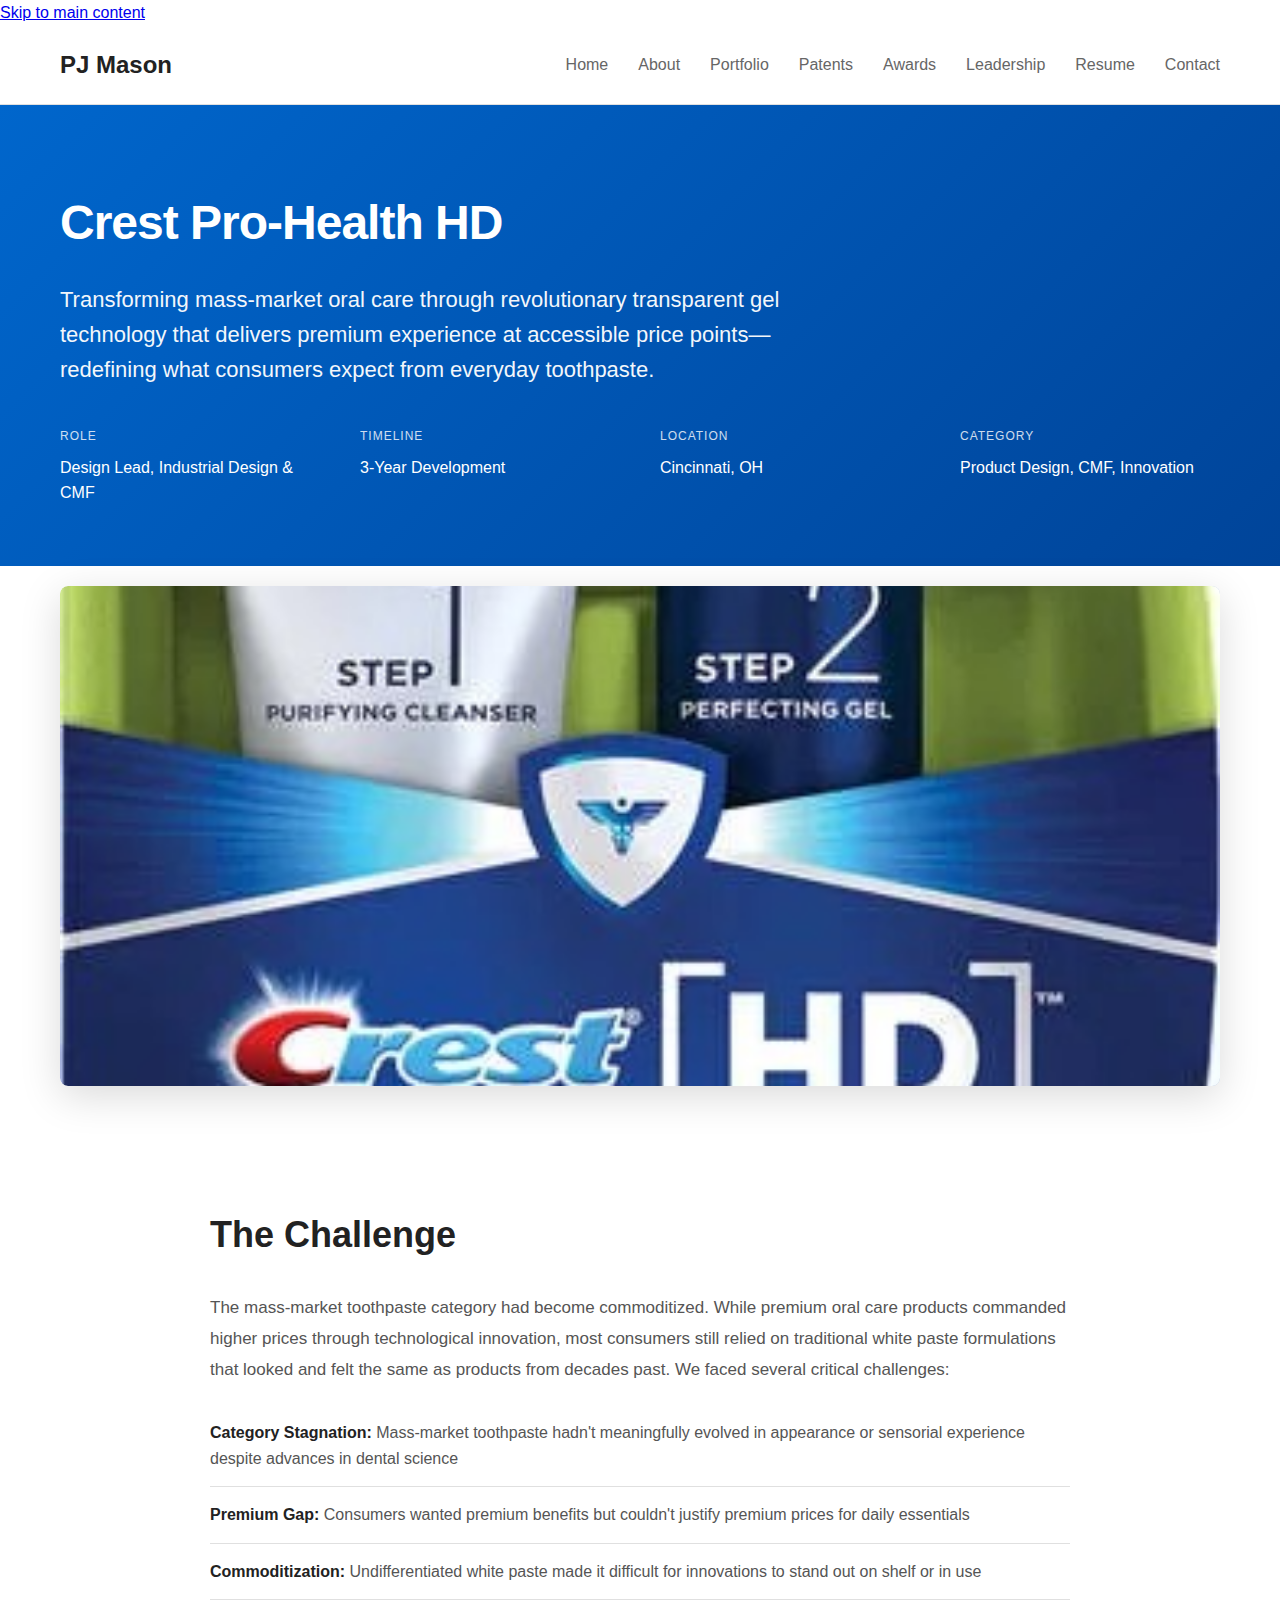
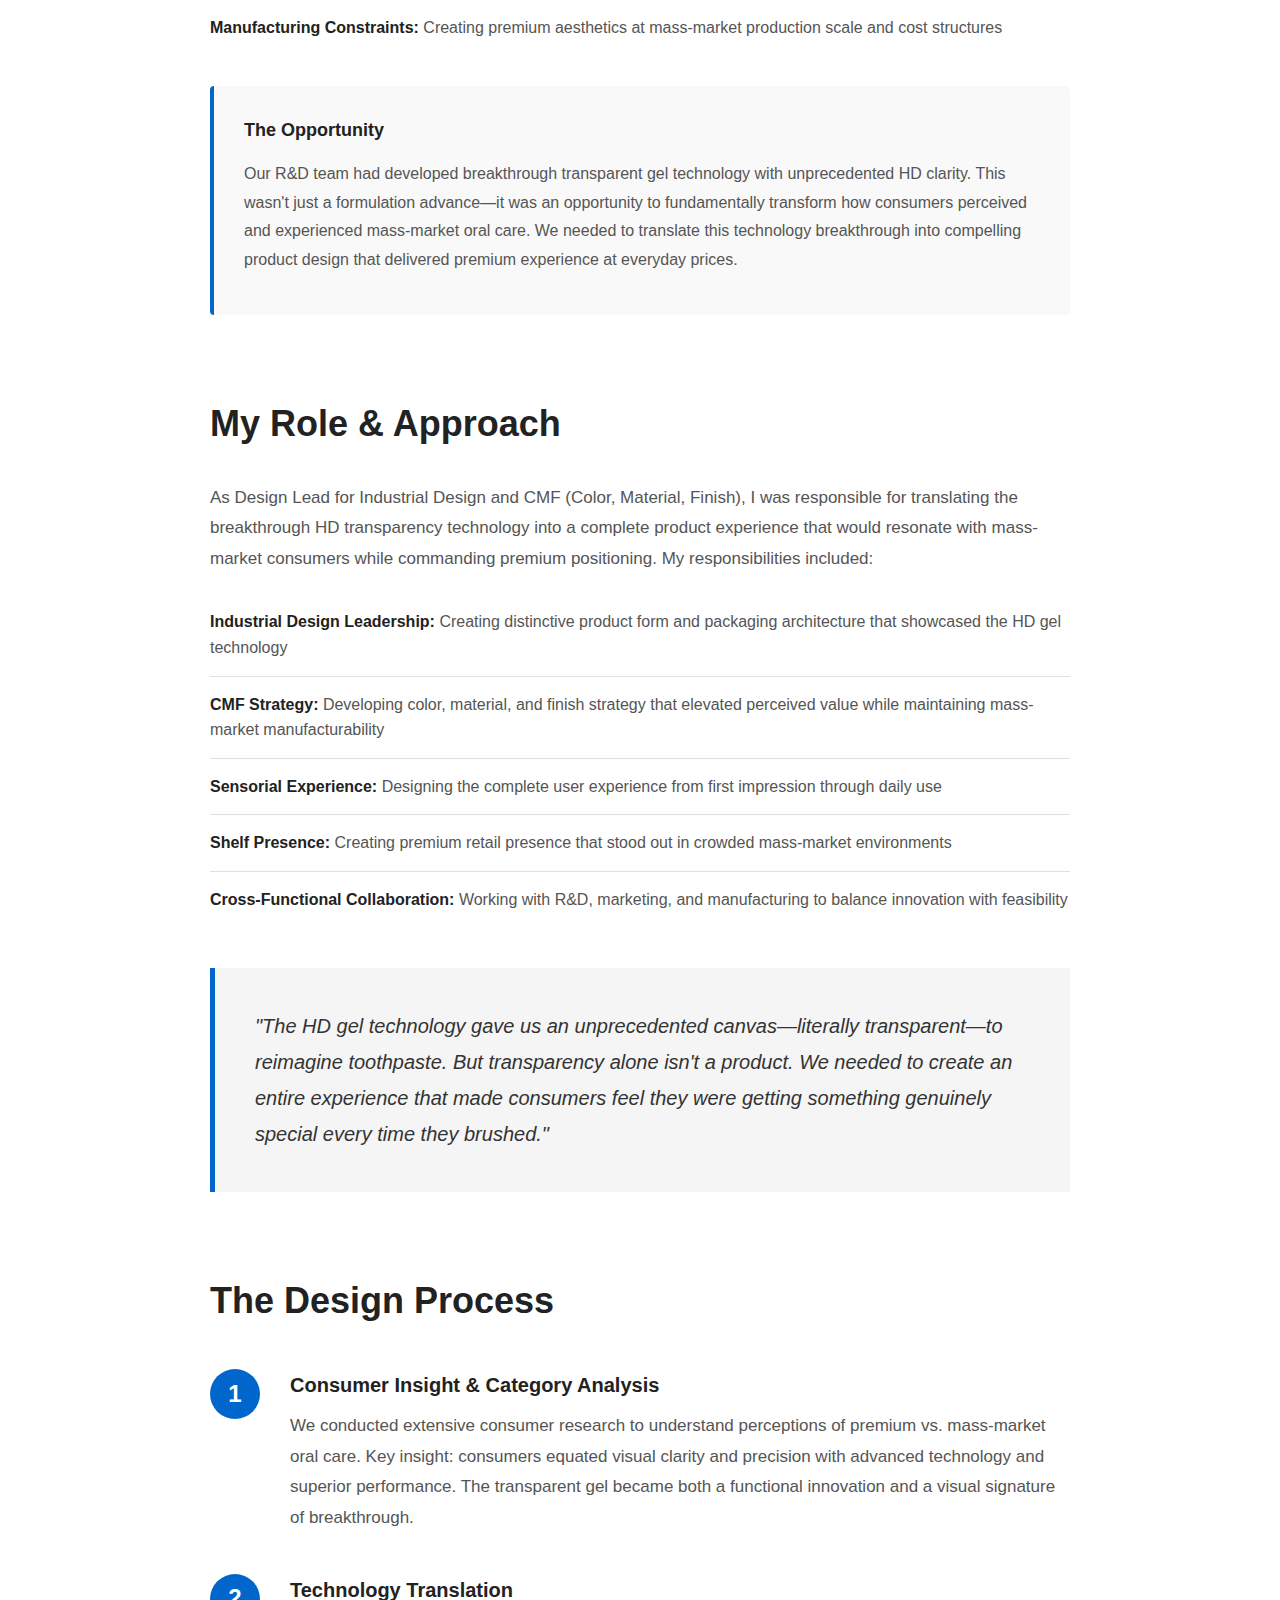
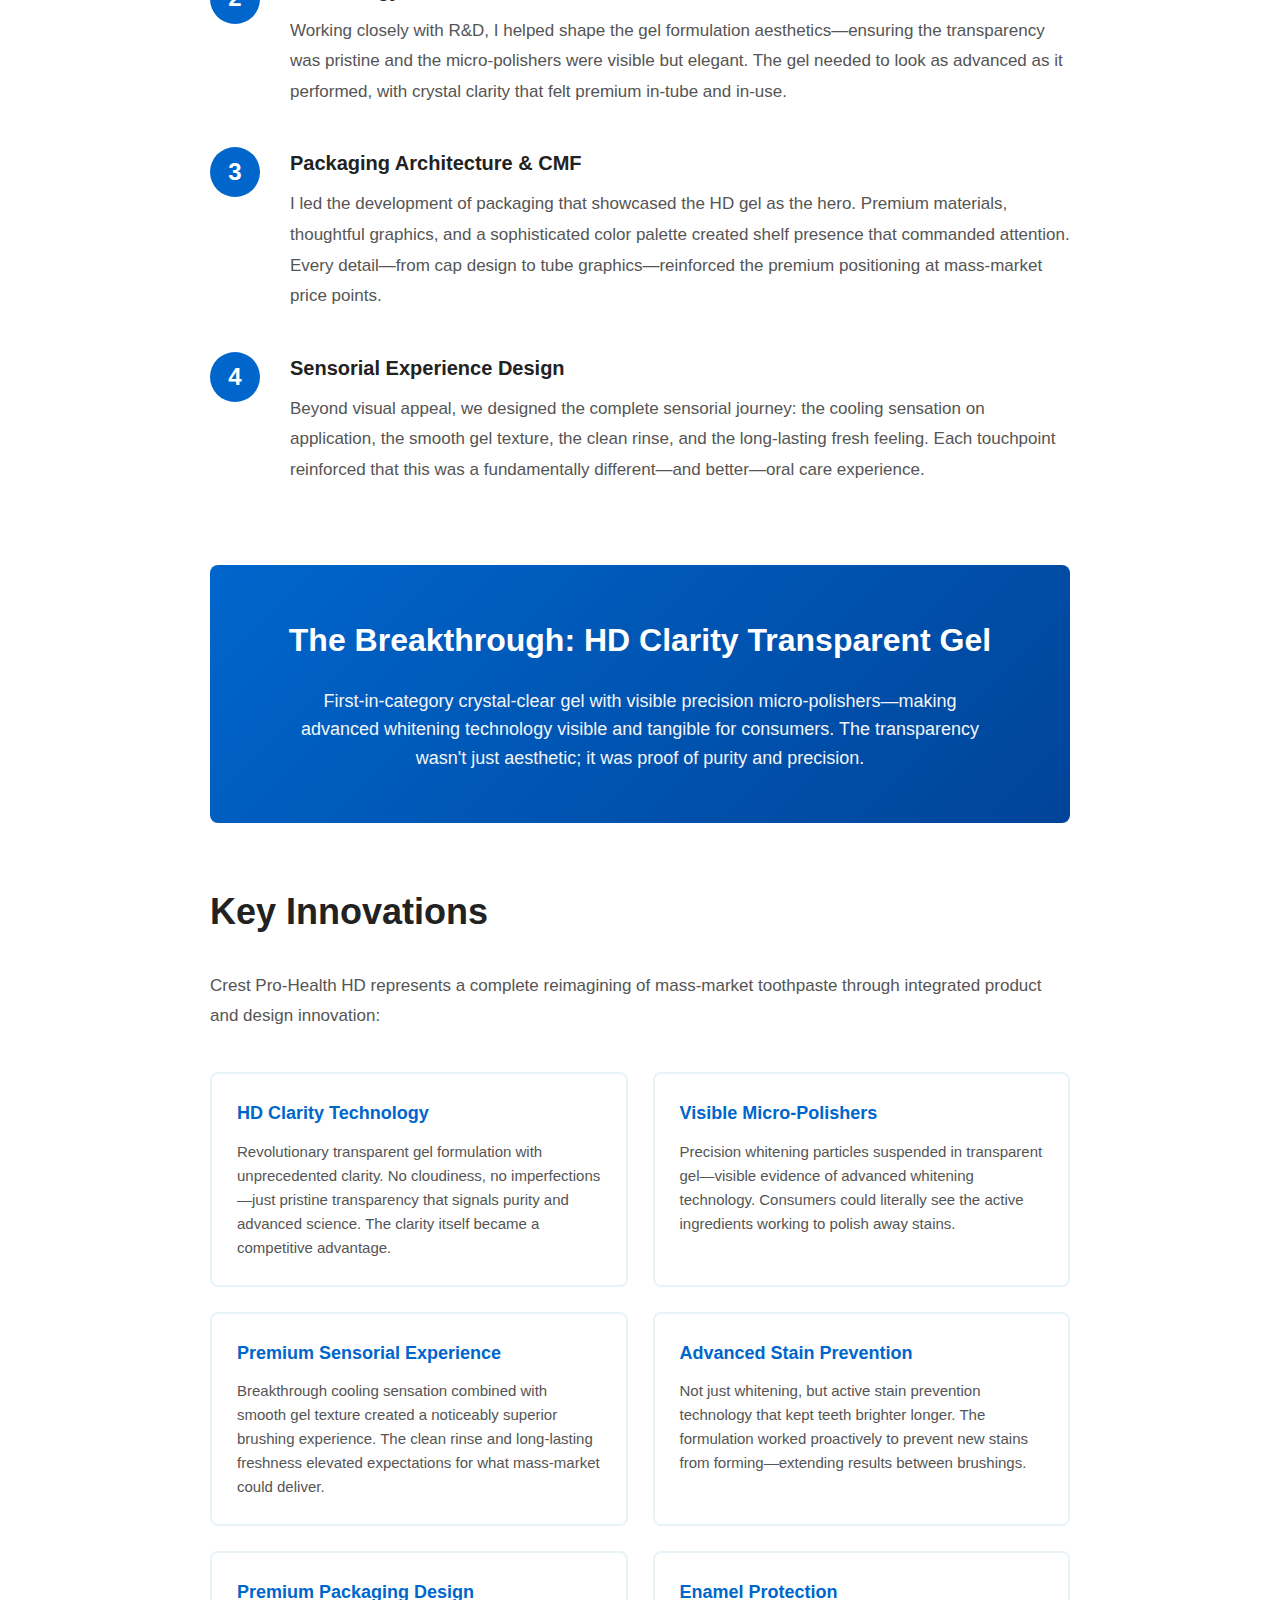
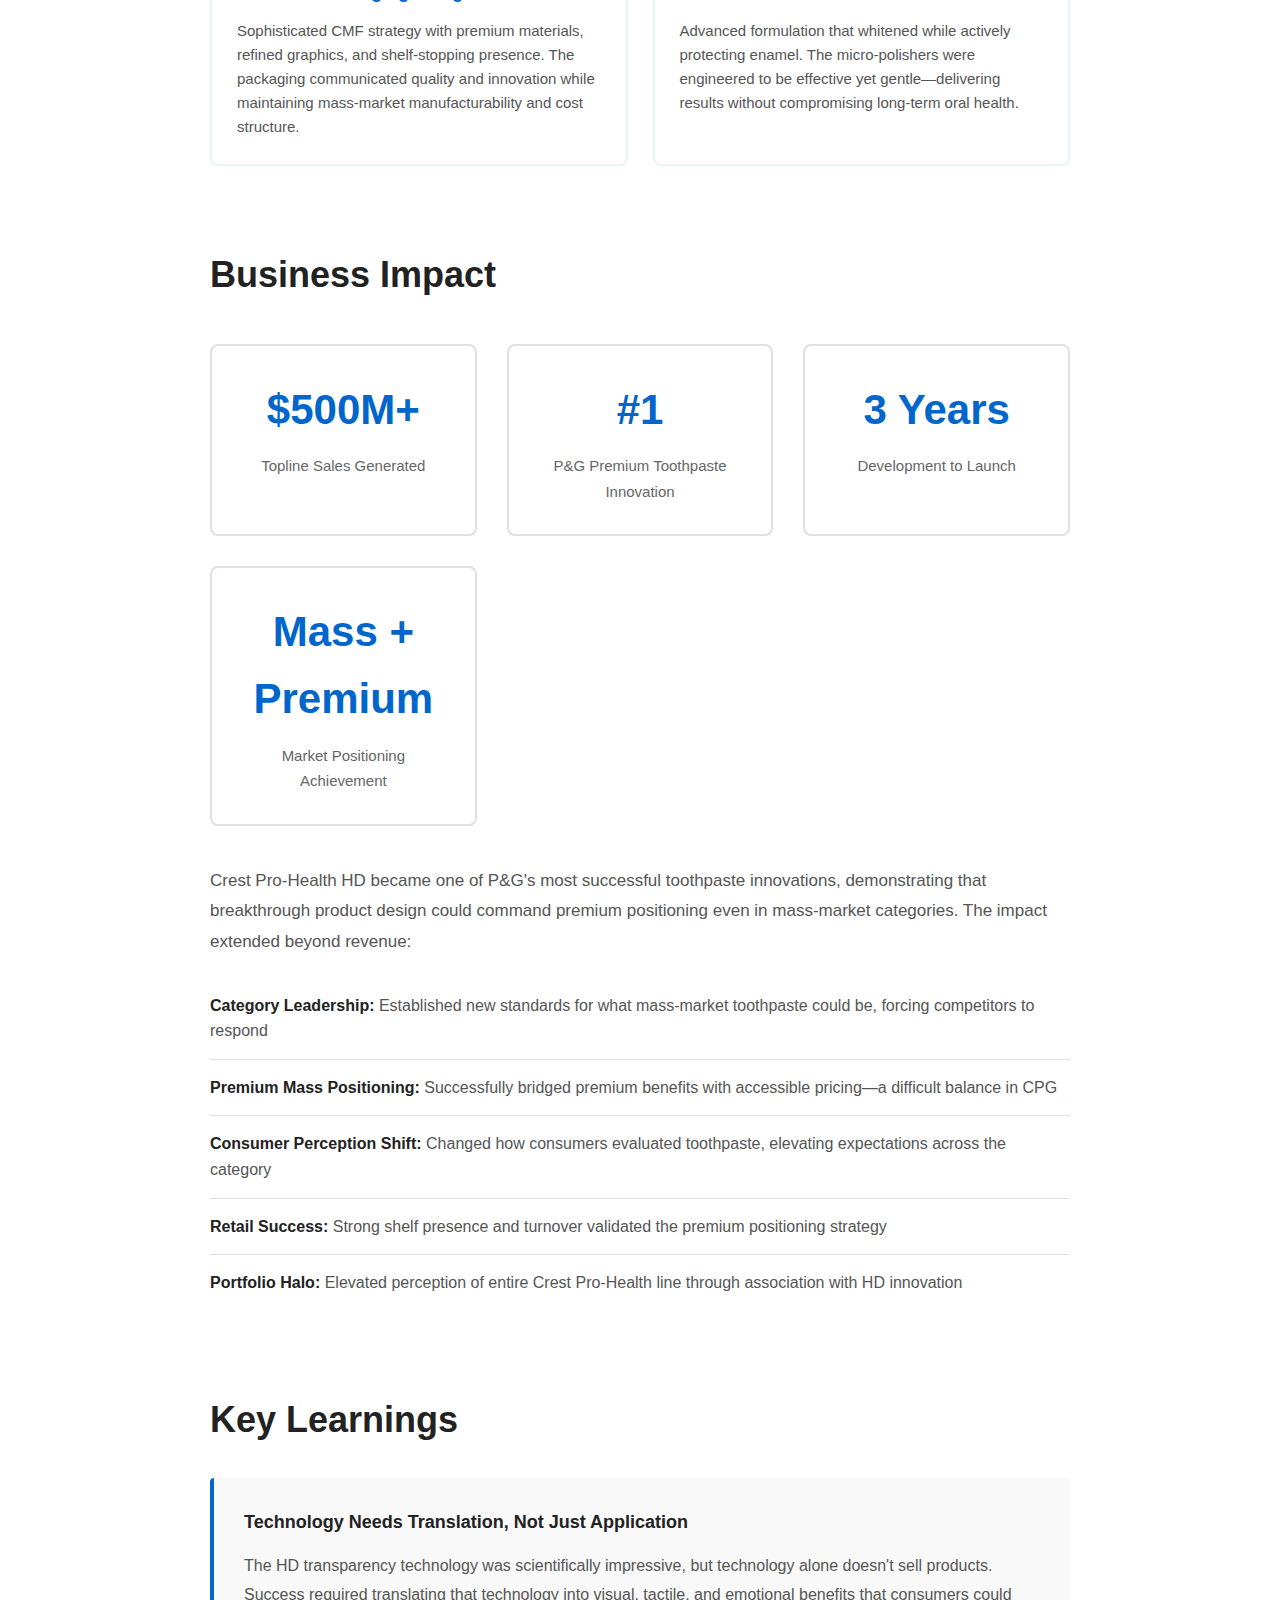
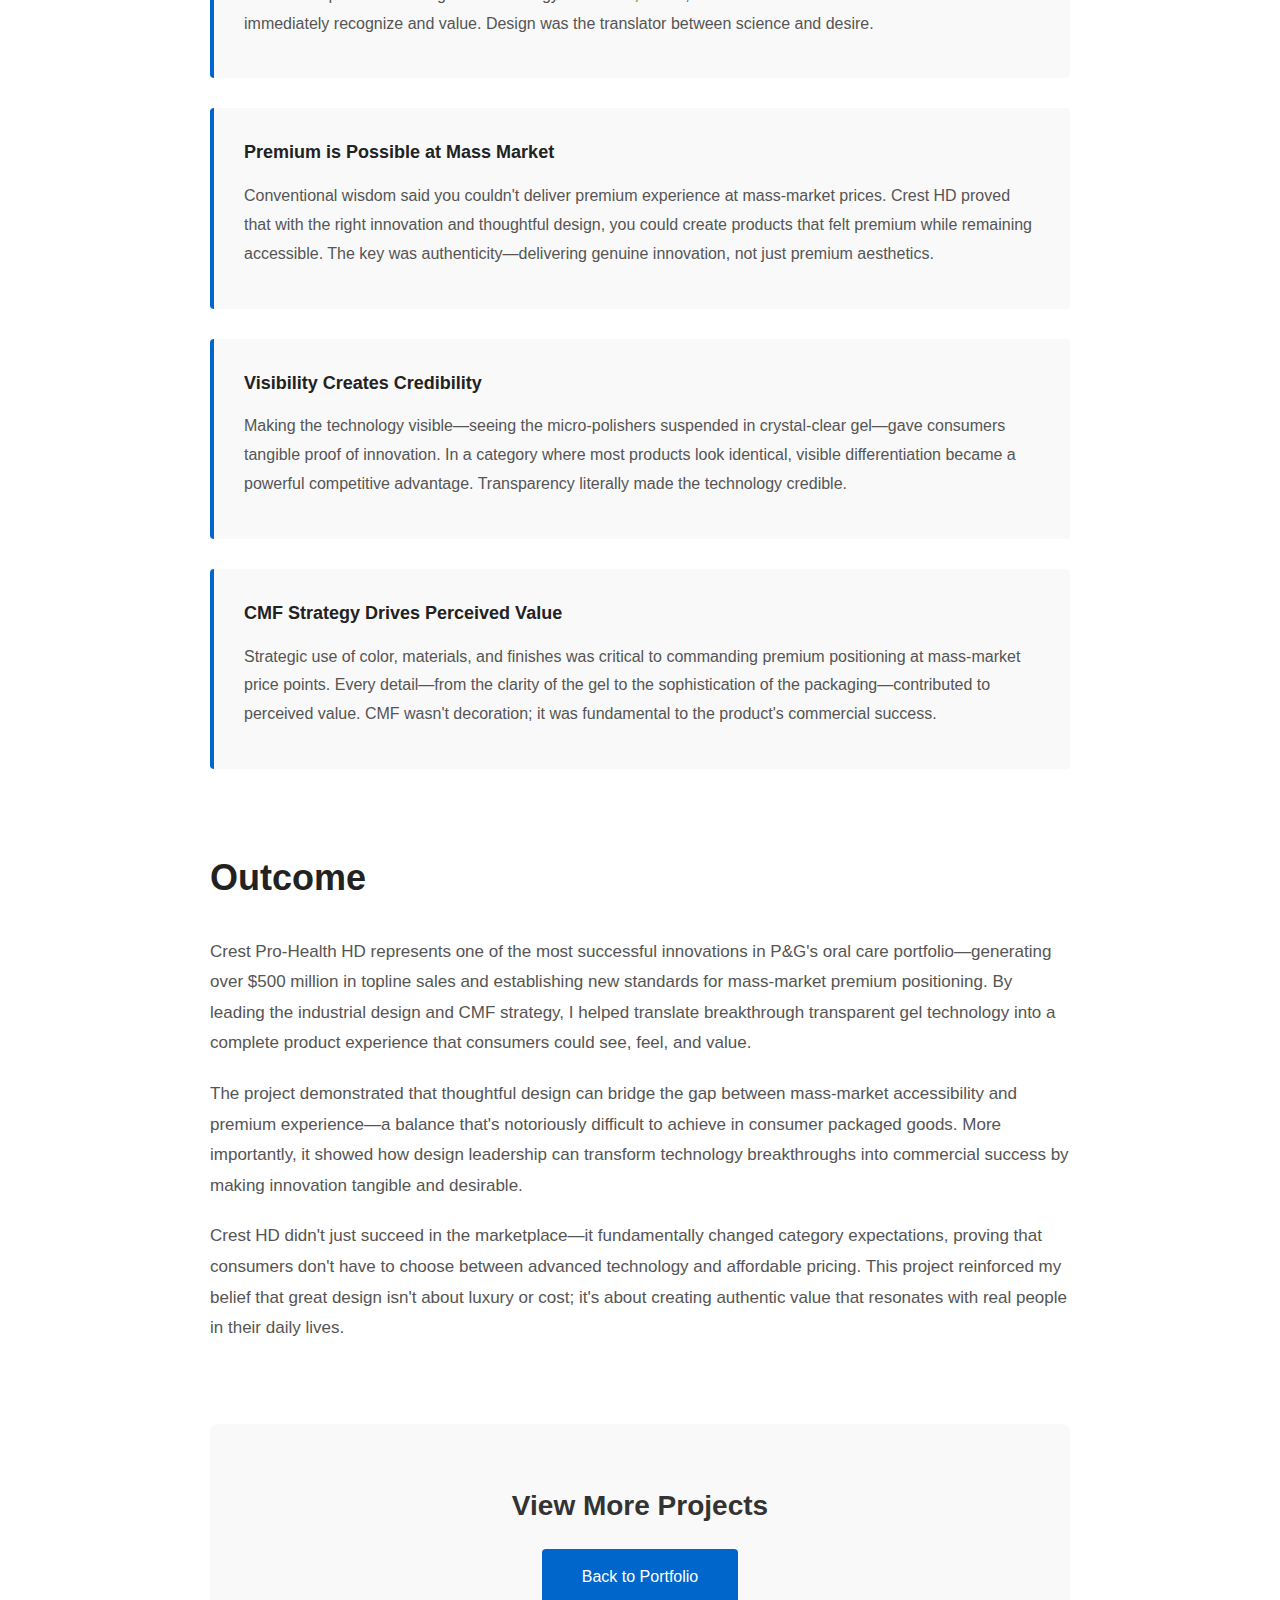
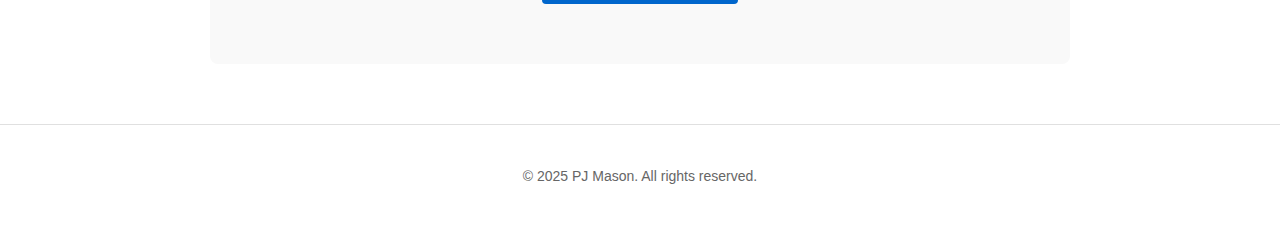
<file: crest-hd-case-study.html>
<!DOCTYPE html>
<html lang="en">
<head>
    <meta charset="UTF-8">
    <meta name="viewport" content="width=device-width, initial-scale=1.0">
    <meta name="description" content="Crest Pro-Health HD case study - Revolutionary transparent gel toothpaste generating $500M+ in sales. Mass-market innovation with premium positioning led by PJ Mason.">
    <meta name="keywords" content="Crest HD, Toothpaste Design, Product Design Case Study, P&G Innovation, Mass Market Premium, CMF Design">
    <meta name="author" content="PJ Mason">

    <!-- Open Graph / Facebook -->
    <meta property="og:type" content="article">
    <meta property="og:url" content="https://pjmason.com/crest-hd-case-study.html">
    <meta property="og:title" content="Case Study: Crest Pro-Health HD - Revolutionary Transparent Gel Toothpaste">
    <meta property="og:description" content="Revolutionary transparent gel toothpaste generating $500M+ in sales, transforming mass-market expectations.">
    <meta property="og:image" content="https://pjmason.com/images/crest-hd.png">

    <!-- Twitter -->
    <meta property="twitter:card" content="summary_large_image">
    <meta property="twitter:url" content="https://pjmason.com/crest-hd-case-study.html">
    <meta property="twitter:title" content="Case Study: Crest Pro-Health HD - Revolutionary Transparent Gel Toothpaste">
    <meta property="twitter:description" content="Revolutionary transparent gel toothpaste generating $500M+ in sales, transforming mass-market expectations.">
    <meta property="twitter:image" content="https://pjmason.com/images/crest-hd.png">

    <title>Case Study: Crest Pro-Health HD - PJ Mason</title>
    <link rel="icon" type="image/svg+xml" href="favicon.svg">
    <link rel="stylesheet" href="css/style.css">
    <style>
        /* Case Study Specific Styles */
        .case-study-hero {
            background: linear-gradient(135deg, #0066cc 0%, #004499 100%);
            color: white;
            padding: 80px 0 60px;
            margin-bottom: 60px;
        }

        .case-study-hero h1 {
            font-size: 48px;
            margin-bottom: 20px;
            font-weight: 600;
        }

        .case-study-hero .subtitle {
            font-size: 22px;
            opacity: 0.95;
            max-width: 800px;
            line-height: 1.6;
        }

        .hero-meta {
            display: flex;
            gap: 40px;
            margin-top: 40px;
            flex-wrap: wrap;
        }

        .meta-item {
            flex: 1;
            min-width: 200px;
        }

        .meta-label {
            font-size: 12px;
            text-transform: uppercase;
            letter-spacing: 1px;
            opacity: 0.8;
            margin-bottom: 8px;
        }

        .meta-value {
            font-size: 16px;
            font-weight: 500;
        }

        .case-study-image {
            width: 100%;
            max-width: 1200px;
            height: 500px;
            background: linear-gradient(135deg, #f5f7fa 0%, #c3cfe2 100%);
            margin: -40px auto 60px;
            border-radius: 8px;
            display: flex;
            align-items: center;
            justify-content: center;
            box-shadow: 0 10px 40px rgba(0,0,0,0.15);
            overflow: hidden;
        }

        .case-study-image img {
            width: 100%;
            height: 100%;
            object-fit: cover;
            border-radius: 8px;
        }

        .case-study-content {
            max-width: 900px;
            margin: 0 auto;
            padding: 0 20px;
        }

        .section {
            margin-bottom: 80px;
        }

        .section h2 {
            font-size: 36px;
            color: #222;
            margin-bottom: 30px;
            font-weight: 600;
        }

        .section h3 {
            font-size: 24px;
            color: #222;
            margin: 40px 0 20px;
            font-weight: 600;
        }

        .section p {
            font-size: 17px;
            line-height: 1.8;
            color: #555;
            margin-bottom: 20px;
        }

        .highlight-box {
            background: #f9f9f9;
            border-left: 4px solid #0066cc;
            padding: 30px;
            margin: 30px 0;
            border-radius: 4px;
        }

        .highlight-box h4 {
            font-size: 18px;
            color: #222;
            margin-bottom: 15px;
            font-weight: 600;
        }

        .highlight-box p {
            font-size: 16px;
            margin-bottom: 10px;
        }

        .stats-grid {
            display: grid;
            grid-template-columns: repeat(auto-fit, minmax(250px, 1fr));
            gap: 30px;
            margin: 40px 0;
        }

        .stat-card {
            background: #fff;
            border: 2px solid #e0e0e0;
            padding: 30px;
            border-radius: 8px;
            text-align: center;
        }

        .stat-number {
            font-size: 42px;
            font-weight: 700;
            color: #0066cc;
            display: block;
            margin-bottom: 10px;
        }

        .stat-label {
            font-size: 15px;
            color: #666;
            line-height: 1.5;
        }

        .process-steps {
            margin: 40px 0;
        }

        .step {
            display: flex;
            gap: 30px;
            margin-bottom: 40px;
            align-items: start;
        }

        .step-number {
            flex-shrink: 0;
            width: 50px;
            height: 50px;
            background: #0066cc;
            color: white;
            border-radius: 50%;
            display: flex;
            align-items: center;
            justify-content: center;
            font-size: 24px;
            font-weight: 700;
        }

        .step-content h4 {
            font-size: 20px;
            color: #222;
            margin-bottom: 10px;
            font-weight: 600;
        }

        .step-content p {
            margin: 0;
        }

        .key-features {
            list-style: none;
            padding: 0;
        }

        .key-features li {
            padding: 15px 0;
            border-bottom: 1px solid #e0e0e0;
            font-size: 16px;
            color: #555;
        }

        .key-features li:last-child {
            border-bottom: none;
        }

        .key-features strong {
            color: #222;
            font-weight: 600;
        }

        .impact-callout {
            background: linear-gradient(135deg, #0066cc 0%, #004499 100%);
            color: white;
            padding: 50px;
            border-radius: 8px;
            margin: 60px 0;
            text-align: center;
        }

        .impact-callout h3 {
            font-size: 32px;
            margin-bottom: 20px;
            color: white;
        }

        .impact-callout p {
            font-size: 18px;
            max-width: 700px;
            margin: 0 auto;
            color: white;
            opacity: 0.95;
        }

        .quote-block {
            background: #f5f5f5;
            padding: 40px;
            border-left: 5px solid #0066cc;
            margin: 40px 0;
            font-style: italic;
        }

        .quote-block p {
            font-size: 20px;
            color: #333;
            margin: 0;
        }

        .innovation-grid {
            display: grid;
            grid-template-columns: repeat(auto-fit, minmax(280px, 1fr));
            gap: 25px;
            margin: 40px 0;
        }

        .innovation-card {
            background: white;
            border: 2px solid #e8f4f8;
            padding: 25px;
            border-radius: 8px;
            transition: all 0.3s;
        }

        .innovation-card:hover {
            border-color: #0066cc;
            box-shadow: 0 4px 15px rgba(0,102,204,0.1);
        }

        .innovation-card h4 {
            color: #0066cc;
            font-size: 18px;
            margin-bottom: 12px;
            font-weight: 600;
        }

        .innovation-card p {
            font-size: 15px;
            color: #555;
            line-height: 1.6;
            margin: 0;
        }

        .next-project {
            text-align: center;
            padding: 60px 0;
            background: #f9f9f9;
            border-radius: 8px;
            margin-top: 80px;
        }

        .next-project h3 {
            font-size: 28px;
            margin-bottom: 20px;
        }

        .next-project a {
            display: inline-block;
            padding: 15px 40px;
            background: #0066cc;
            color: white;
            text-decoration: none;
            border-radius: 4px;
            font-size: 16px;
            font-weight: 500;
            transition: background 0.3s;
        }

        .next-project a:hover {
            background: #004499;
        }

        /* Responsive */
        @media (max-width: 768px) {
            .case-study-hero h1 {
                font-size: 36px;
            }

            .case-study-image {
                height: 300px;
            }

            .section h2 {
                font-size: 28px;
            }

            .step {
                flex-direction: column;
                gap: 20px;
            }
        }
    </style>
</head>
<body>
    <a href="#main-content" class="skip-link">Skip to main content</a>
    <nav role="navigation" aria-label="Main navigation">
        <div class="container">
            <a href="index.html" class="logo">PJ Mason</a>
            <button class="mobile-menu-toggle" aria-label="Toggle navigation menu" aria-expanded="false">
                <span></span>
                <span></span>
                <span></span>
            </button>
            <ul class="nav-links">
                <li><a href="index.html">Home</a></li>
                <li><a href="about.html">About</a></li>
                <li><a href="portfolio.html">Portfolio</a></li>
                <li><a href="patents.html">Patents</a></li>
                <li><a href="awards.html">Awards</a></li>
                <li><a href="leadership.html">Leadership</a></li>
                <li><a href="resume.html">Resume</a></li>
                <li><a href="contact.html">Contact</a></li>
            </ul>
        </div>
    </nav>

    <div class="case-study-hero">
        <div class="container">
            <h1>Crest Pro-Health HD</h1>
            <p class="subtitle">
                Transforming mass-market oral care through revolutionary transparent gel technology that
                delivers premium experience at accessible price points—redefining what consumers expect
                from everyday toothpaste.
            </p>
            <div class="hero-meta">
                <div class="meta-item">
                    <div class="meta-label">Role</div>
                    <div class="meta-value">Design Lead, Industrial Design & CMF</div>
                </div>
                <div class="meta-item">
                    <div class="meta-label">Timeline</div>
                    <div class="meta-value">3-Year Development</div>
                </div>
                <div class="meta-item">
                    <div class="meta-label">Location</div>
                    <div class="meta-value">Cincinnati, OH</div>
                </div>
                <div class="meta-item">
                    <div class="meta-label">Category</div>
                    <div class="meta-value">Product Design, CMF, Innovation</div>
                </div>
            </div>
        </div>
    </div>

    <div class="container">
        <div class="case-study-image">
            <img src="images/crest-hd.png" alt="Crest Pro-Health HD Toothpaste" loading="lazy">
        </div>
    </div>

    <main id="main-content" role="main">
        <div class="case-study-content">
            <section class="section">
                <h2>The Challenge</h2>
                <p>
                    The mass-market toothpaste category had become commoditized. While premium oral care products
                    commanded higher prices through technological innovation, most consumers still relied on
                    traditional white paste formulations that looked and felt the same as products from decades past.
                    We faced several critical challenges:
                </p>

                <ul class="key-features">
                    <li><strong>Category Stagnation:</strong> Mass-market toothpaste hadn't meaningfully evolved in appearance or sensorial experience despite advances in dental science</li>
                    <li><strong>Premium Gap:</strong> Consumers wanted premium benefits but couldn't justify premium prices for daily essentials</li>
                    <li><strong>Commoditization:</strong> Undifferentiated white paste made it difficult for innovations to stand out on shelf or in use</li>
                    <li><strong>Manufacturing Constraints:</strong> Creating premium aesthetics at mass-market production scale and cost structures</li>
                </ul>

                <div class="highlight-box">
                    <h4>The Opportunity</h4>
                    <p>
                        Our R&D team had developed breakthrough transparent gel technology with unprecedented HD
                        clarity. This wasn't just a formulation advance—it was an opportunity to fundamentally
                        transform how consumers perceived and experienced mass-market oral care. We needed to
                        translate this technology breakthrough into compelling product design that delivered premium
                        experience at everyday prices.
                    </p>
                </div>
            </section>

            <section class="section">
                <h2>My Role & Approach</h2>
                <p>
                    As Design Lead for Industrial Design and CMF (Color, Material, Finish), I was responsible
                    for translating the breakthrough HD transparency technology into a complete product experience
                    that would resonate with mass-market consumers while commanding premium positioning. My
                    responsibilities included:
                </p>
                <ul class="key-features">
                    <li><strong>Industrial Design Leadership:</strong> Creating distinctive product form and packaging architecture that showcased the HD gel technology</li>
                    <li><strong>CMF Strategy:</strong> Developing color, material, and finish strategy that elevated perceived value while maintaining mass-market manufacturability</li>
                    <li><strong>Sensorial Experience:</strong> Designing the complete user experience from first impression through daily use</li>
                    <li><strong>Shelf Presence:</strong> Creating premium retail presence that stood out in crowded mass-market environments</li>
                    <li><strong>Cross-Functional Collaboration:</strong> Working with R&D, marketing, and manufacturing to balance innovation with feasibility</li>
                </ul>

                <div class="quote-block">
                    <p>
                        "The HD gel technology gave us an unprecedented canvas—literally transparent—to
                        reimagine toothpaste. But transparency alone isn't a product. We needed to create
                        an entire experience that made consumers feel they were getting something genuinely
                        special every time they brushed."
                    </p>
                </div>
            </section>

            <section class="section">
                <h2>The Design Process</h2>

                <div class="process-steps">
                    <div class="step">
                        <div class="step-number">1</div>
                        <div class="step-content">
                            <h4>Consumer Insight & Category Analysis</h4>
                            <p>
                                We conducted extensive consumer research to understand perceptions of premium
                                vs. mass-market oral care. Key insight: consumers equated visual clarity and
                                precision with advanced technology and superior performance. The transparent
                                gel became both a functional innovation and a visual signature of breakthrough.
                            </p>
                        </div>
                    </div>

                    <div class="step">
                        <div class="step-number">2</div>
                        <div class="step-content">
                            <h4>Technology Translation</h4>
                            <p>
                                Working closely with R&D, I helped shape the gel formulation aesthetics—ensuring
                                the transparency was pristine and the micro-polishers were visible but elegant.
                                The gel needed to look as advanced as it performed, with crystal clarity that
                                felt premium in-tube and in-use.
                            </p>
                        </div>
                    </div>

                    <div class="step">
                        <div class="step-number">3</div>
                        <div class="step-content">
                            <h4>Packaging Architecture & CMF</h4>
                            <p>
                                I led the development of packaging that showcased the HD gel as the hero.
                                Premium materials, thoughtful graphics, and a sophisticated color palette
                                created shelf presence that commanded attention. Every detail—from cap design
                                to tube graphics—reinforced the premium positioning at mass-market price points.
                            </p>
                        </div>
                    </div>

                    <div class="step">
                        <div class="step-number">4</div>
                        <div class="step-content">
                            <h4>Sensorial Experience Design</h4>
                            <p>
                                Beyond visual appeal, we designed the complete sensorial journey: the cooling
                                sensation on application, the smooth gel texture, the clean rinse, and the
                                long-lasting fresh feeling. Each touchpoint reinforced that this was a
                                fundamentally different—and better—oral care experience.
                            </p>
                        </div>
                    </div>
                </div>
            </section>

            <div class="impact-callout">
                <h3>The Breakthrough: HD Clarity Transparent Gel</h3>
                <p>
                    First-in-category crystal-clear gel with visible precision micro-polishers—making advanced
                    whitening technology visible and tangible for consumers. The transparency wasn't just
                    aesthetic; it was proof of purity and precision.
                </p>
            </div>

            <section class="section">
                <h2>Key Innovations</h2>
                <p>
                    Crest Pro-Health HD represents a complete reimagining of mass-market toothpaste through
                    integrated product and design innovation:
                </p>

                <div class="innovation-grid">
                    <div class="innovation-card">
                        <h4>HD Clarity Technology</h4>
                        <p>
                            Revolutionary transparent gel formulation with unprecedented clarity. No cloudiness,
                            no imperfections—just pristine transparency that signals purity and advanced science.
                            The clarity itself became a competitive advantage.
                        </p>
                    </div>

                    <div class="innovation-card">
                        <h4>Visible Micro-Polishers</h4>
                        <p>
                            Precision whitening particles suspended in transparent gel—visible evidence of
                            advanced whitening technology. Consumers could literally see the active ingredients
                            working to polish away stains.
                        </p>
                    </div>

                    <div class="innovation-card">
                        <h4>Premium Sensorial Experience</h4>
                        <p>
                            Breakthrough cooling sensation combined with smooth gel texture created a noticeably
                            superior brushing experience. The clean rinse and long-lasting freshness elevated
                            expectations for what mass-market could deliver.
                        </p>
                    </div>

                    <div class="innovation-card">
                        <h4>Advanced Stain Prevention</h4>
                        <p>
                            Not just whitening, but active stain prevention technology that kept teeth brighter
                            longer. The formulation worked proactively to prevent new stains from forming—extending
                            results between brushings.
                        </p>
                    </div>

                    <div class="innovation-card">
                        <h4>Premium Packaging Design</h4>
                        <p>
                            Sophisticated CMF strategy with premium materials, refined graphics, and shelf-stopping
                            presence. The packaging communicated quality and innovation while maintaining
                            mass-market manufacturability and cost structure.
                        </p>
                    </div>

                    <div class="innovation-card">
                        <h4>Enamel Protection</h4>
                        <p>
                            Advanced formulation that whitened while actively protecting enamel. The micro-polishers
                            were engineered to be effective yet gentle—delivering results without compromising
                            long-term oral health.
                        </p>
                    </div>
                </div>
            </section>

            <section class="section">
                <h2>Business Impact</h2>

                <div class="stats-grid">
                    <div class="stat-card">
                        <span class="stat-number">$500M+</span>
                        <span class="stat-label">Topline Sales Generated</span>
                    </div>
                    <div class="stat-card">
                        <span class="stat-number">#1</span>
                        <span class="stat-label">P&G Premium Toothpaste Innovation</span>
                    </div>
                    <div class="stat-card">
                        <span class="stat-number">3 Years</span>
                        <span class="stat-label">Development to Launch</span>
                    </div>
                    <div class="stat-card">
                        <span class="stat-number">Mass + Premium</span>
                        <span class="stat-label">Market Positioning Achievement</span>
                    </div>
                </div>

                <p>
                    Crest Pro-Health HD became one of P&G's most successful toothpaste innovations, demonstrating
                    that breakthrough product design could command premium positioning even in mass-market
                    categories. The impact extended beyond revenue:
                </p>

                <ul class="key-features">
                    <li><strong>Category Leadership:</strong> Established new standards for what mass-market toothpaste could be, forcing competitors to respond</li>
                    <li><strong>Premium Mass Positioning:</strong> Successfully bridged premium benefits with accessible pricing—a difficult balance in CPG</li>
                    <li><strong>Consumer Perception Shift:</strong> Changed how consumers evaluated toothpaste, elevating expectations across the category</li>
                    <li><strong>Retail Success:</strong> Strong shelf presence and turnover validated the premium positioning strategy</li>
                    <li><strong>Portfolio Halo:</strong> Elevated perception of entire Crest Pro-Health line through association with HD innovation</li>
                </ul>
            </section>

            <section class="section">
                <h2>Key Learnings</h2>

                <div class="highlight-box">
                    <h4>Technology Needs Translation, Not Just Application</h4>
                    <p>
                        The HD transparency technology was scientifically impressive, but technology alone doesn't
                        sell products. Success required translating that technology into visual, tactile, and
                        emotional benefits that consumers could immediately recognize and value. Design was the
                        translator between science and desire.
                    </p>
                </div>

                <div class="highlight-box">
                    <h4>Premium is Possible at Mass Market</h4>
                    <p>
                        Conventional wisdom said you couldn't deliver premium experience at mass-market prices.
                        Crest HD proved that with the right innovation and thoughtful design, you could create
                        products that felt premium while remaining accessible. The key was authenticity—delivering
                        genuine innovation, not just premium aesthetics.
                    </p>
                </div>

                <div class="highlight-box">
                    <h4>Visibility Creates Credibility</h4>
                    <p>
                        Making the technology visible—seeing the micro-polishers suspended in crystal-clear gel—gave
                        consumers tangible proof of innovation. In a category where most products look identical,
                        visible differentiation became a powerful competitive advantage. Transparency literally
                        made the technology credible.
                    </p>
                </div>

                <div class="highlight-box">
                    <h4>CMF Strategy Drives Perceived Value</h4>
                    <p>
                        Strategic use of color, materials, and finishes was critical to commanding premium positioning
                        at mass-market price points. Every detail—from the clarity of the gel to the sophistication
                        of the packaging—contributed to perceived value. CMF wasn't decoration; it was fundamental
                        to the product's commercial success.
                    </p>
                </div>
            </section>

            <section class="section">
                <h2>Outcome</h2>
                <p>
                    Crest Pro-Health HD represents one of the most successful innovations in P&G's oral care
                    portfolio—generating over $500 million in topline sales and establishing new standards for
                    mass-market premium positioning. By leading the industrial design and CMF strategy, I helped
                    translate breakthrough transparent gel technology into a complete product experience that
                    consumers could see, feel, and value.
                </p>
                <p>
                    The project demonstrated that thoughtful design can bridge the gap between mass-market
                    accessibility and premium experience—a balance that's notoriously difficult to achieve in
                    consumer packaged goods. More importantly, it showed how design leadership can transform
                    technology breakthroughs into commercial success by making innovation tangible and desirable.
                </p>
                <p>
                    Crest HD didn't just succeed in the marketplace—it fundamentally changed category expectations,
                    proving that consumers don't have to choose between advanced technology and affordable pricing.
                    This project reinforced my belief that great design isn't about luxury or cost; it's about
                    creating authentic value that resonates with real people in their daily lives.
                </p>
            </section>

            <div class="next-project">
                <h3>View More Projects</h3>
                <a href="portfolio.html">Back to Portfolio</a>
            </div>
        </div>
    </main>

    <footer role="contentinfo">
        <div class="container">
            <p>&copy; 2025 PJ Mason. All rights reserved.</p>
        </div>
    </footer>
    <script src="js/main.js"></script>
</body>
</html>
</file>
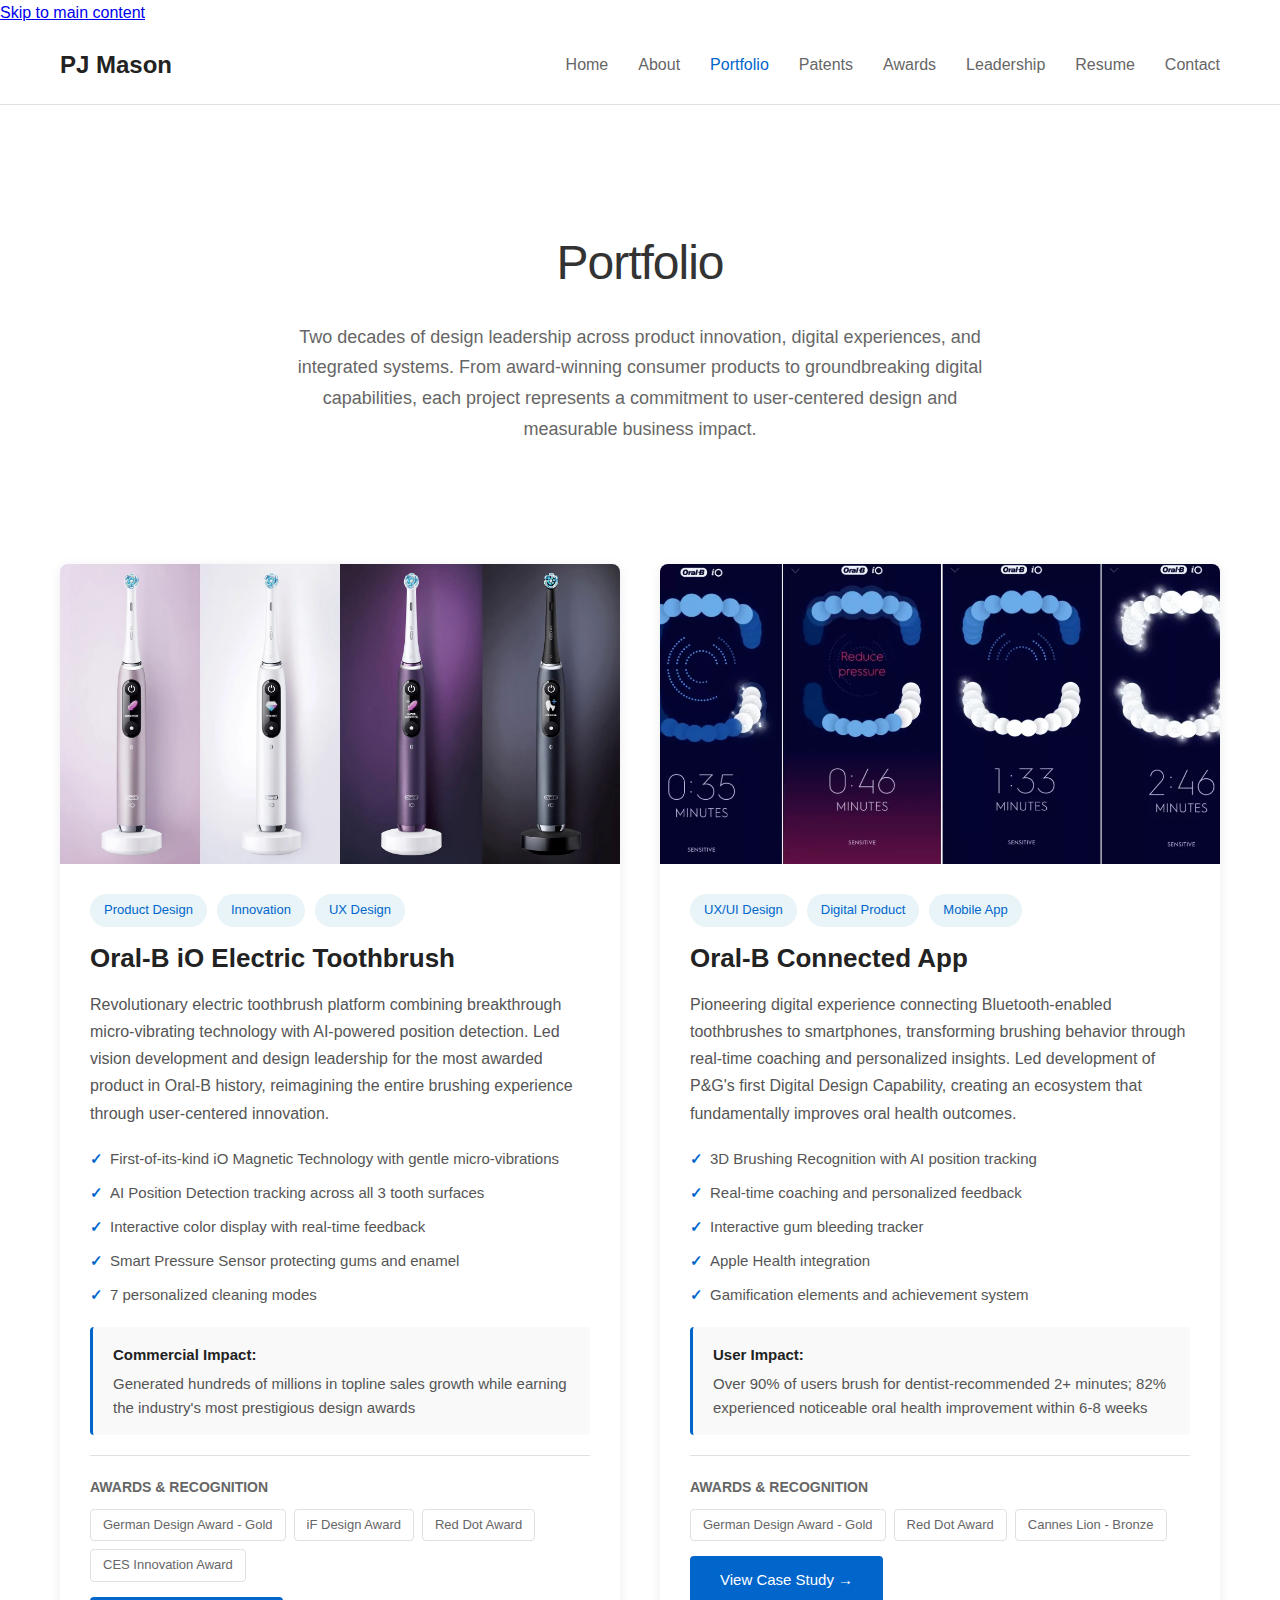
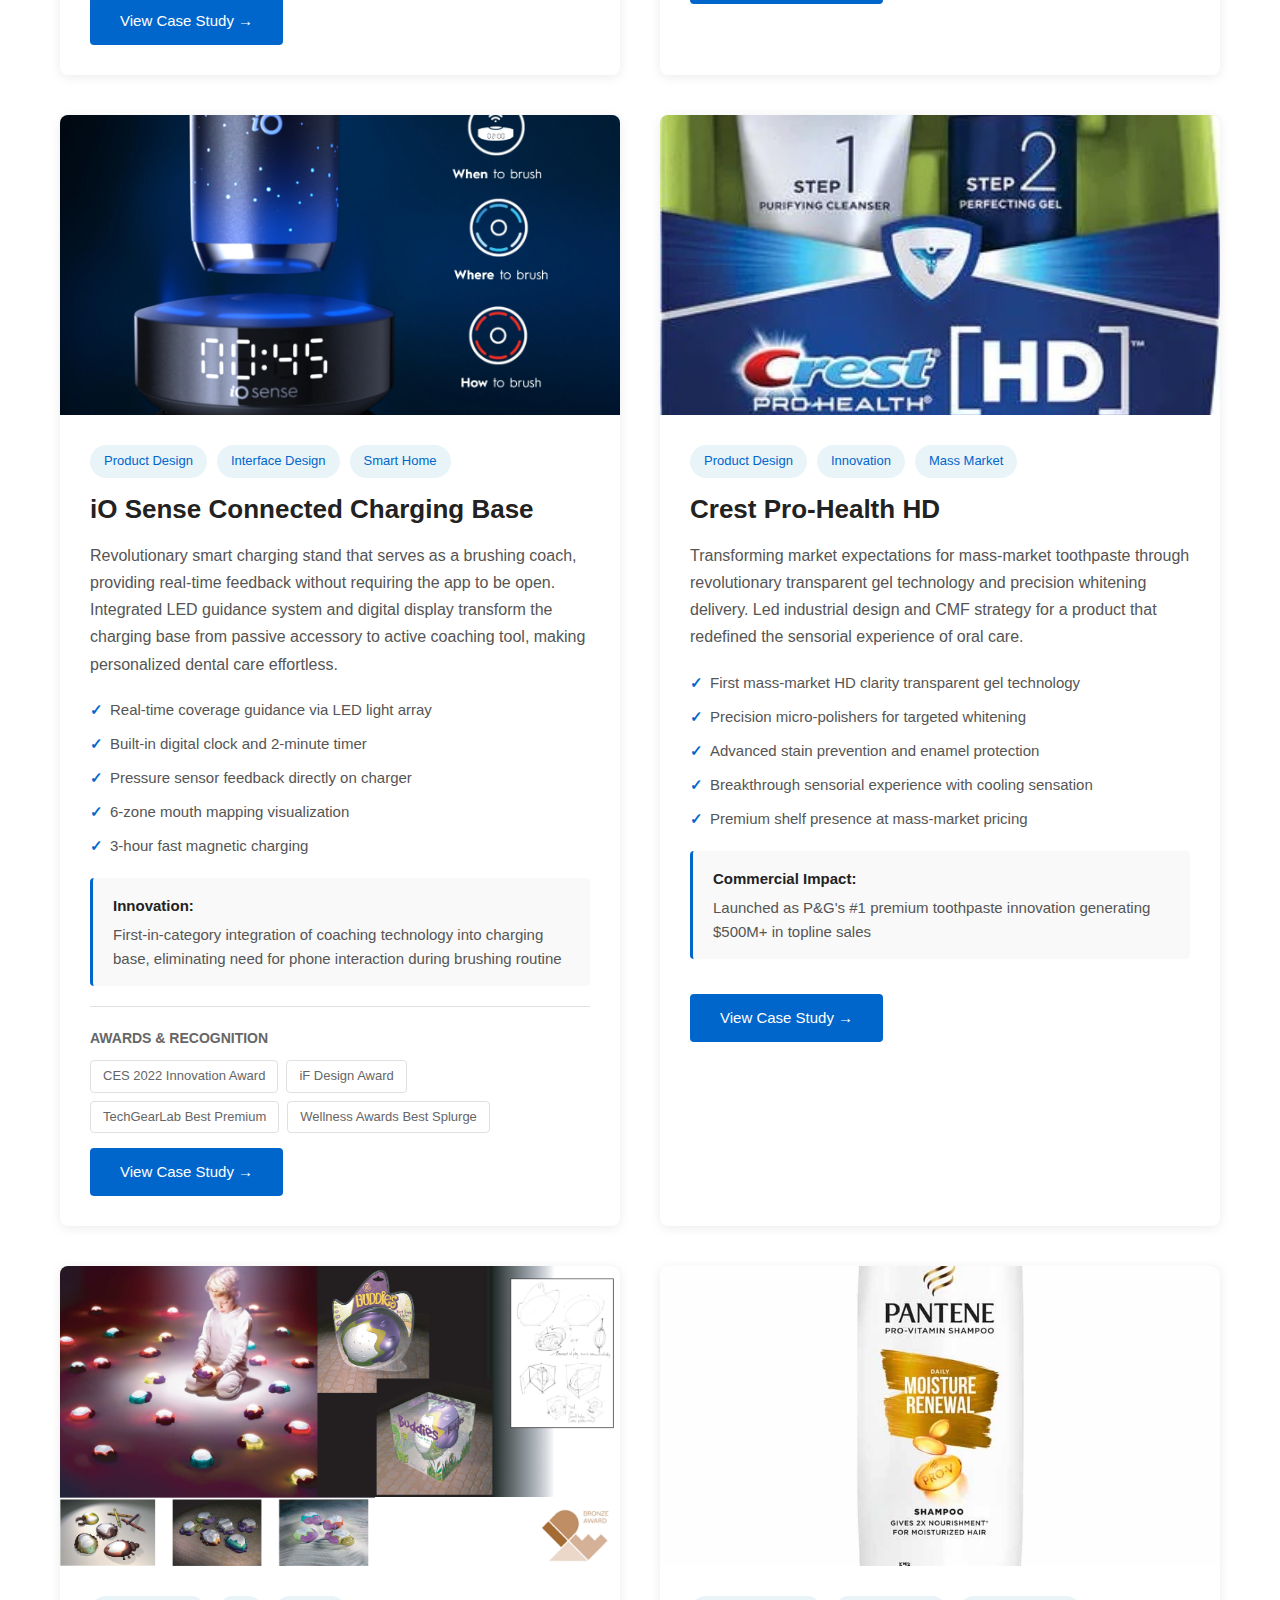
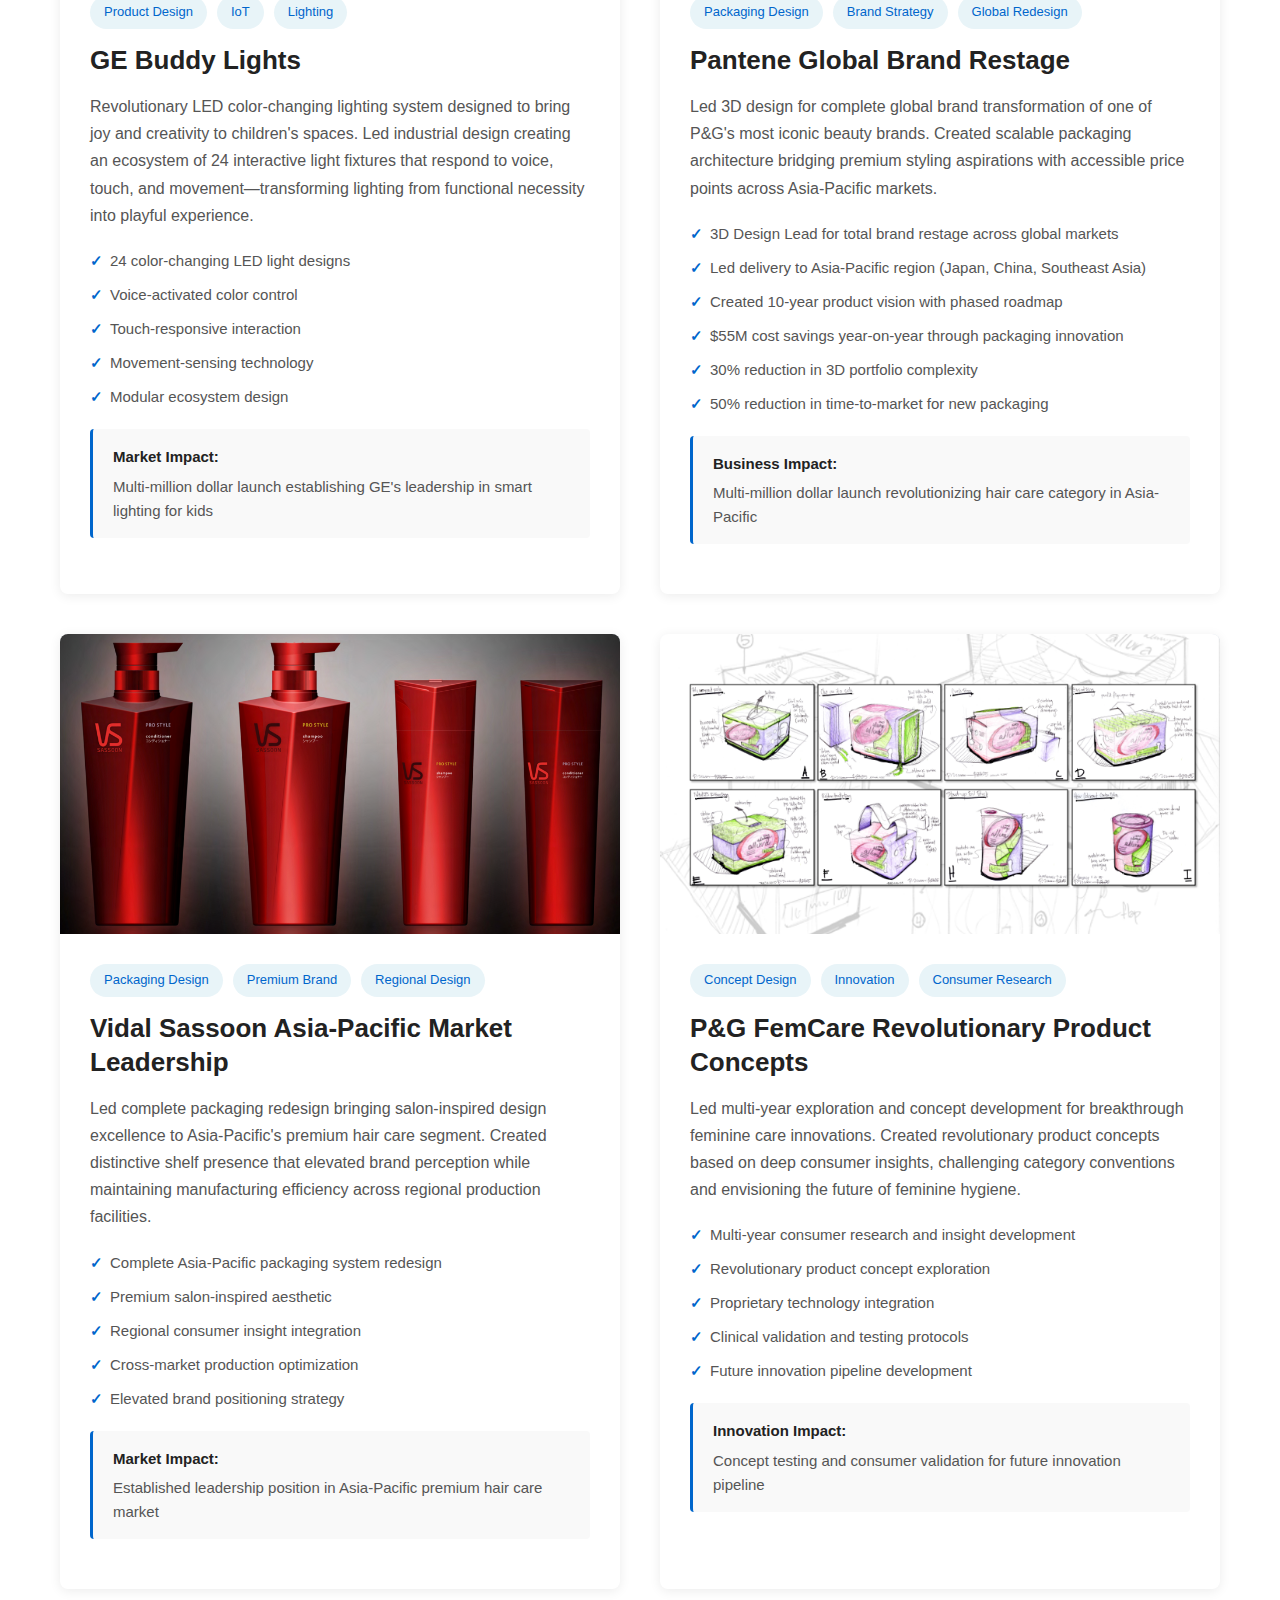
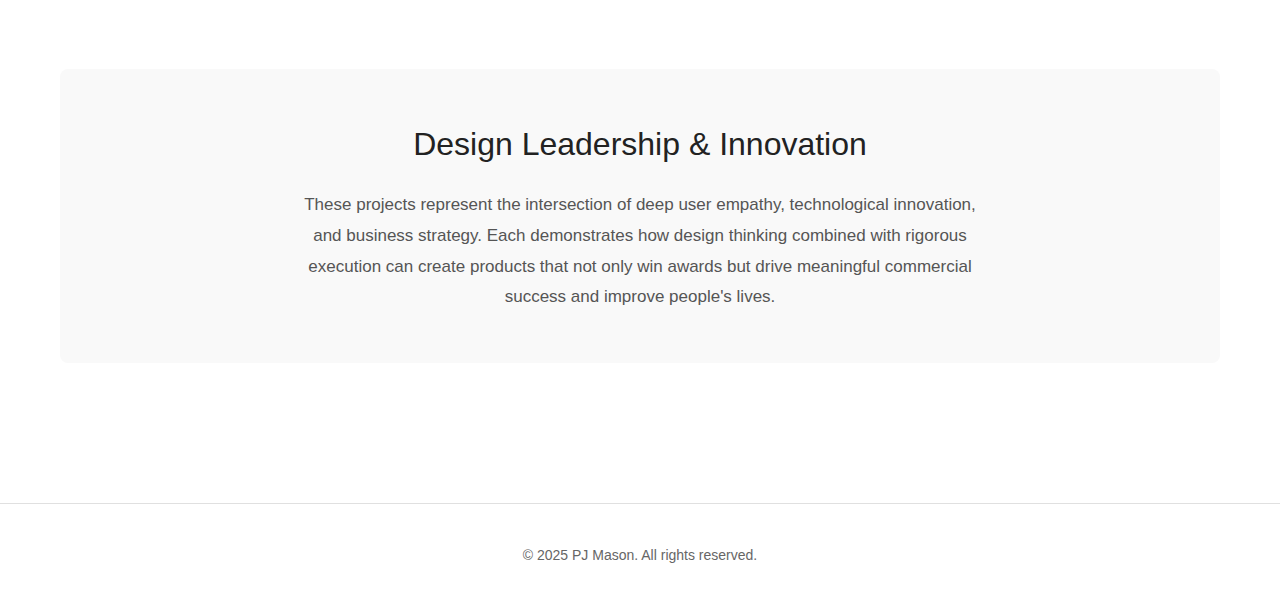
<file: portfolio.html>
<!DOCTYPE html>
<html lang="en">
<head>
    <meta charset="UTF-8">
    <meta name="viewport" content="width=device-width, initial-scale=1.0">
    <meta name="description" content="Explore PJ Mason's award-winning product design portfolio including Oral-B iO, iO Sense, and innovative consumer products. Industrial design and UX/UI case studies.">
    <meta name="keywords" content="Design Portfolio, Product Design, Oral-B iO, Industrial Design Projects, UX Design Work, Award-winning Design, Smart Products">
    <meta name="author" content="PJ Mason">

    <!-- Open Graph / Facebook -->
    <meta property="og:type" content="website">
    <meta property="og:url" content="https://pjmason.com/portfolio.html">
    <meta property="og:title" content="Portfolio - PJ Mason">
    <meta property="og:description" content="Award-winning product design portfolio including Oral-B iO, iO Sense, and innovative consumer products.">
    <meta property="og:image" content="https://pjmason.com/images/oralb-io-fullpage.png">

    <!-- Twitter -->
    <meta property="twitter:card" content="summary_large_image">
    <meta property="twitter:url" content="https://pjmason.com/portfolio.html">
    <meta property="twitter:title" content="Portfolio - PJ Mason">
    <meta property="twitter:description" content="Award-winning product design portfolio including Oral-B iO, iO Sense, and innovative consumer products.">
    <meta property="twitter:image" content="https://pjmason.com/images/oralb-io-fullpage.png">

    <title>Portfolio - PJ Mason</title>
    <link rel="icon" type="image/svg+xml" href="favicon.svg">
    <link rel="stylesheet" href="css/style.css">
    <style>
        /* Portfolio Page Specific Styles */
        .portfolio-hero {
            text-align: center;
            padding: 60px 0;
            margin-bottom: 60px;
        }
        
        .portfolio-hero h1 {
            font-size: 48px;
            margin-bottom: 20px;
        }
        
        .portfolio-hero p {
            font-size: 18px;
            color: #666;
            max-width: 700px;
            margin: 0 auto;
            line-height: 1.7;
        }
        
        .portfolio-grid {
            display: grid;
            grid-template-columns: repeat(auto-fit, minmax(380px, 1fr));
            gap: 40px;
            margin-bottom: 80px;
        }
        
        .project-card {
            background: #fff;
            border-radius: 8px;
            overflow: hidden;
            box-shadow: 0 2px 12px rgba(0,0,0,0.08);
            transition: all 0.3s;
        }
        
        .project-card:hover {
            transform: translateY(-5px);
            box-shadow: 0 8px 25px rgba(0,102,204,0.15);
        }
        
        .project-image {
            width: 100%;
            height: 300px;
            background: linear-gradient(135deg, #f5f7fa 0%, #c3cfe2 100%);
            display: flex;
            align-items: center;
            justify-content: center;
            position: relative;
            overflow: hidden;
        }
        
        .project-image img {
            width: 100%;
            height: 100%;
            object-fit: cover;
        }
        
        .project-image.placeholder::before {
            content: "Image Coming Soon";
            color: #0066cc;
            font-size: 16px;
            font-weight: 600;
            opacity: 0.4;
        }
        
        .project-content {
            padding: 30px;
        }
        
        .project-categories {
            display: flex;
            gap: 10px;
            flex-wrap: wrap;
            margin-bottom: 15px;
        }
        
        .category-tag {
            padding: 6px 14px;
            background: #e8f4f8;
            color: #0066cc;
            border-radius: 20px;
            font-size: 13px;
            font-weight: 500;
        }
        
        .project-title {
            font-size: 26px;
            font-weight: 600;
            color: #222;
            margin-bottom: 15px;
            line-height: 1.3;
        }
        
        .project-description {
            font-size: 16px;
            line-height: 1.7;
            color: #555;
            margin-bottom: 20px;
        }
        
        .project-highlights {
            list-style: none;
            padding: 0;
            margin: 20px 0;
        }
        
        .project-highlights li {
            font-size: 15px;
            color: #555;
            padding-left: 20px;
            position: relative;
            margin-bottom: 10px;
        }
        
        .project-highlights li::before {
            content: "✓";
            color: #0066cc;
            font-weight: bold;
            position: absolute;
            left: 0;
        }
        
        .project-impact {
            background: #f9f9f9;
            padding: 15px 20px;
            border-left: 3px solid #0066cc;
            margin: 20px 0;
            border-radius: 4px;
        }
        
        .project-impact strong {
            color: #222;
            font-size: 15px;
        }
        
        .project-impact p {
            margin: 5px 0 0 0;
            font-size: 15px;
            color: #555;
        }
        
        .project-awards {
            margin-top: 20px;
            padding-top: 20px;
            border-top: 1px solid #e0e0e0;
        }
        
        .project-awards h4 {
            font-size: 14px;
            color: #666;
            margin-bottom: 10px;
            font-weight: 600;
        }
        
        .awards-list {
            display: flex;
            flex-wrap: wrap;
            gap: 8px;
        }
        
        .award-badge {
            padding: 5px 12px;
            background: #fff;
            border: 1px solid #e0e0e0;
            border-radius: 4px;
            font-size: 13px;
            color: #666;
        }
        
        .view-case-study {
            display: inline-block;
            padding: 12px 30px;
            background: #0066cc;
            color: #fff;
            text-decoration: none;
            border-radius: 4px;
            font-size: 15px;
            font-weight: 500;
            transition: background 0.3s;
            margin-top: 15px;
        }
        
        .view-case-study:hover {
            background: #004499;
        }
        
        .view-case-study.coming-soon {
            background: #ccc;
            cursor: not-allowed;
        }
        
        .view-case-study.coming-soon:hover {
            background: #ccc;
        }
        
        /* Responsive */
        @media (max-width: 768px) {
            .portfolio-hero h1 {
                font-size: 36px;
            }
            
            .portfolio-grid {
                grid-template-columns: 1fr;
            }
            
            .project-image {
                height: 250px;
            }
        }
    </style>
</head>
<body>
    <a href="#main-content" class="skip-link">Skip to main content</a>
    <nav role="navigation" aria-label="Main navigation">
        <div class="container">
            <a href="index.html" class="logo">PJ Mason</a>
            <button class="mobile-menu-toggle" aria-label="Toggle navigation menu" aria-expanded="false">
                <span></span>
                <span></span>
                <span></span>
            </button>
            <ul class="nav-links">
                <li><a href="index.html">Home</a></li>
                <li><a href="about.html">About</a></li>
                <li><a href="portfolio.html" class="active">Portfolio</a></li>
                <li><a href="patents.html">Patents</a></li>
                <li><a href="awards.html">Awards</a></li>
                <li><a href="leadership.html">Leadership</a></li>
                <li><a href="resume.html">Resume</a></li>
                <li><a href="contact.html">Contact</a></li>
            </ul>
        </div>
    </nav>

    <main id="main-content" role="main">
        <div class="container">
            <div class="portfolio-hero">
                <h1>Portfolio</h1>
                <p>
                    Two decades of design leadership across product innovation, digital experiences, 
                    and integrated systems. From award-winning consumer products to groundbreaking 
                    digital capabilities, each project represents a commitment to user-centered design 
                    and measurable business impact.
                </p>
            </div>

            <div class="portfolio-grid">
                <!-- Project 1: Oral-B iO Toothbrush -->
                <div class="project-card">
                    <div class="project-image">
                        <img src="images/iO9-4handles-image.png" alt="Oral-B iO Electric Toothbrush" loading="lazy">
                    </div>
                    <div class="project-content">
                        <div class="project-categories">
                            <span class="category-tag">Product Design</span>
                            <span class="category-tag">Innovation</span>
                            <span class="category-tag">UX Design</span>
                        </div>
                        
                        <h2 class="project-title">Oral-B iO Electric Toothbrush</h2>
                        
                        <p class="project-description">
                            Revolutionary electric toothbrush platform combining breakthrough micro-vibrating 
                            technology with AI-powered position detection. Led vision development and design 
                            leadership for the most awarded product in Oral-B history, reimagining the entire 
                            brushing experience through user-centered innovation.
                        </p>
                        
                        <ul class="project-highlights">
                            <li>First-of-its-kind iO Magnetic Technology with gentle micro-vibrations</li>
                            <li>AI Position Detection tracking across all 3 tooth surfaces</li>
                            <li>Interactive color display with real-time feedback</li>
                            <li>Smart Pressure Sensor protecting gums and enamel</li>
                            <li>7 personalized cleaning modes</li>
                        </ul>
                        
                        <div class="project-impact">
                            <strong>Commercial Impact:</strong>
                            <p>Generated hundreds of millions in topline sales growth while earning the industry's most prestigious design awards</p>
                        </div>
                        
                        <div class="project-awards">
                            <h4>AWARDS & RECOGNITION</h4>
                            <div class="awards-list">
                                <span class="award-badge">German Design Award - Gold</span>
                                <span class="award-badge">iF Design Award</span>
                                <span class="award-badge">Red Dot Award</span>
                                <span class="award-badge">CES Innovation Award</span>
                            </div>
                        </div>
                        
                        <a href="case-study-oral-b-io.html" class="view-case-study">View Case Study →</a>
                    </div>
                </div>

                <!-- Project 2: Oral-B App -->
                <div class="project-card">
                    <div class="project-image">
                        <img src="images/OralB-App.png" alt="Oral-B Connected App Interface" loading="lazy">
                    </div>
                    <div class="project-content">
                        <div class="project-categories">
                            <span class="category-tag">UX/UI Design</span>
                            <span class="category-tag">Digital Product</span>
                            <span class="category-tag">Mobile App</span>
                        </div>
                        
                        <h2 class="project-title">Oral-B Connected App</h2>
                        
                        <p class="project-description">
                            Pioneering digital experience connecting Bluetooth-enabled toothbrushes to 
                            smartphones, transforming brushing behavior through real-time coaching and 
                            personalized insights. Led development of P&G's first Digital Design Capability, 
                            creating an ecosystem that fundamentally improves oral health outcomes.
                        </p>
                        
                        <ul class="project-highlights">
                            <li>3D Brushing Recognition with AI position tracking</li>
                            <li>Real-time coaching and personalized feedback</li>
                            <li>Interactive gum bleeding tracker</li>
                            <li>Apple Health integration</li>
                            <li>Gamification elements and achievement system</li>
                        </ul>
                        
                        <div class="project-impact">
                            <strong>User Impact:</strong>
                            <p>Over 90% of users brush for dentist-recommended 2+ minutes; 82% experienced noticeable oral health improvement within 6-8 weeks</p>
                        </div>
                        
                        <div class="project-awards">
                            <h4>AWARDS & RECOGNITION</h4>
                            <div class="awards-list">
                                <span class="award-badge">German Design Award - Gold</span>
                                <span class="award-badge">Red Dot Award</span>
                                <span class="award-badge">Cannes Lion - Bronze</span>
                            </div>
                        </div>
                        
                        <a href="case-study-oral-b-app.html" class="view-case-study">View Case Study →</a>
                    </div>
                </div>

                <!-- Project 3: iO Sense Smart Charger -->
                <div class="project-card">
                    <div class="project-image">
                        <img src="images/io-sense-project-image.png" alt="iO Sense Smart Charging Base" loading="lazy">
                    </div>
                    <div class="project-content">
                        <div class="project-categories">
                            <span class="category-tag">Product Design</span>
                            <span class="category-tag">Interface Design</span>
                            <span class="category-tag">Smart Home</span>
                        </div>
                        
                        <h2 class="project-title">iO Sense Connected Charging Base</h2>
                        
                        <p class="project-description">
                            Revolutionary smart charging stand that serves as a brushing coach, providing 
                            real-time feedback without requiring the app to be open. Integrated LED guidance 
                            system and digital display transform the charging base from passive accessory 
                            to active coaching tool, making personalized dental care effortless.
                        </p>
                        
                        <ul class="project-highlights">
                            <li>Real-time coverage guidance via LED light array</li>
                            <li>Built-in digital clock and 2-minute timer</li>
                            <li>Pressure sensor feedback directly on charger</li>
                            <li>6-zone mouth mapping visualization</li>
                            <li>3-hour fast magnetic charging</li>
                        </ul>
                        
                        <div class="project-impact">
                            <strong>Innovation:</strong>
                            <p>First-in-category integration of coaching technology into charging base, eliminating need for phone interaction during brushing routine</p>
                        </div>
                        
                        <div class="project-awards">
                            <h4>AWARDS & RECOGNITION</h4>
                            <div class="awards-list">
                                <span class="award-badge">CES 2022 Innovation Award</span>
                                <span class="award-badge">iF Design Award</span>
                                <span class="award-badge">TechGearLab Best Premium</span>
                                <span class="award-badge">Wellness Awards Best Splurge</span>
                            </div>
                        </div>
                        
                        <a href="case-study-io-sense.html" class="view-case-study">View Case Study →</a>
                    </div>
                </div>

                <!-- Project 4: Crest Pro-Health HD -->
                <div class="project-card">
                    <div class="project-image">
                        <img src="images/crest-hd.png" alt="Crest Pro-Health HD Toothpaste" loading="lazy">
                    </div>
                    <div class="project-content">
                        <div class="project-categories">
                            <span class="category-tag">Product Design</span>
                            <span class="category-tag">Innovation</span>
                            <span class="category-tag">Mass Market</span>
                        </div>

                        <h2 class="project-title">Crest Pro-Health HD</h2>

                        <p class="project-description">
                            Transforming market expectations for mass-market toothpaste through revolutionary
                            transparent gel technology and precision whitening delivery. Led industrial design
                            and CMF strategy for a product that redefined the sensorial experience of oral care.
                        </p>

                        <ul class="project-highlights">
                            <li>First mass-market HD clarity transparent gel technology</li>
                            <li>Precision micro-polishers for targeted whitening</li>
                            <li>Advanced stain prevention and enamel protection</li>
                            <li>Breakthrough sensorial experience with cooling sensation</li>
                            <li>Premium shelf presence at mass-market pricing</li>
                        </ul>

                        <div class="project-impact">
                            <strong>Commercial Impact:</strong>
                            <p>Launched as P&G's #1 premium toothpaste innovation generating $500M+ in topline sales</p>
                        </div>

                        <a href="crest-hd-case-study.html" class="view-case-study">View Case Study →</a>
                    </div>
                </div>

                <!-- Project 5: GE Buddy Lights -->
                <div class="project-card">
                    <div class="project-image">
                        <img src="images/ge-buddy-lights.png" alt="GE Buddy Lights Color-Changing LED System" loading="lazy">
                    </div>
                    <div class="project-content">
                        <div class="project-categories">
                            <span class="category-tag">Product Design</span>
                            <span class="category-tag">IoT</span>
                            <span class="category-tag">Lighting</span>
                        </div>

                        <h2 class="project-title">GE Buddy Lights</h2>

                        <p class="project-description">
                            Revolutionary LED color-changing lighting system designed to bring joy and creativity
                            to children's spaces. Led industrial design creating an ecosystem of 24 interactive
                            light fixtures that respond to voice, touch, and movement—transforming lighting from
                            functional necessity into playful experience.
                        </p>

                        <ul class="project-highlights">
                            <li>24 color-changing LED light designs</li>
                            <li>Voice-activated color control</li>
                            <li>Touch-responsive interaction</li>
                            <li>Movement-sensing technology</li>
                            <li>Modular ecosystem design</li>
                        </ul>

                        <div class="project-impact">
                            <strong>Market Impact:</strong>
                            <p>Multi-million dollar launch establishing GE's leadership in smart lighting for kids</p>
                        </div>
                    </div>
                </div>

                <!-- Project 6: Pantene Global Brand Restage -->
                <div class="project-card">
                    <div class="project-image">
                        <img src="images/pantene-ghost.png" alt="Pantene Global Brand Restage" loading="lazy">
                    </div>
                    <div class="project-content">
                        <div class="project-categories">
                            <span class="category-tag">Packaging Design</span>
                            <span class="category-tag">Brand Strategy</span>
                            <span class="category-tag">Global Redesign</span>
                        </div>

                        <h2 class="project-title">Pantene Global Brand Restage</h2>

                        <p class="project-description">
                            Led 3D design for complete global brand transformation of one of P&G's most iconic
                            beauty brands. Created scalable packaging architecture bridging premium styling
                            aspirations with accessible price points across Asia-Pacific markets.
                        </p>

                        <ul class="project-highlights">
                            <li>3D Design Lead for total brand restage across global markets</li>
                            <li>Led delivery to Asia-Pacific region (Japan, China, Southeast Asia)</li>
                            <li>Created 10-year product vision with phased roadmap</li>
                            <li>$55M cost savings year-on-year through packaging innovation</li>
                            <li>30% reduction in 3D portfolio complexity</li>
                            <li>50% reduction in time-to-market for new packaging</li>
                        </ul>

                        <div class="project-impact">
                            <strong>Business Impact:</strong>
                            <p>Multi-million dollar launch revolutionizing hair care category in Asia-Pacific</p>
                        </div>
                    </div>
                </div>

                <!-- Project 7: Vidal Sassoon Asia-Pacific -->
                <div class="project-card">
                    <div class="project-image">
                        <img src="images/VS-Nirvana.png" alt="Vidal Sassoon Asia-Pacific Packaging" loading="lazy">
                    </div>
                    <div class="project-content">
                        <div class="project-categories">
                            <span class="category-tag">Packaging Design</span>
                            <span class="category-tag">Premium Brand</span>
                            <span class="category-tag">Regional Design</span>
                        </div>

                        <h2 class="project-title">Vidal Sassoon Asia-Pacific Market Leadership</h2>

                        <p class="project-description">
                            Led complete packaging redesign bringing salon-inspired design excellence to
                            Asia-Pacific's premium hair care segment. Created distinctive shelf presence that
                            elevated brand perception while maintaining manufacturing efficiency across regional
                            production facilities.
                        </p>

                        <ul class="project-highlights">
                            <li>Complete Asia-Pacific packaging system redesign</li>
                            <li>Premium salon-inspired aesthetic</li>
                            <li>Regional consumer insight integration</li>
                            <li>Cross-market production optimization</li>
                            <li>Elevated brand positioning strategy</li>
                        </ul>

                        <div class="project-impact">
                            <strong>Market Impact:</strong>
                            <p>Established leadership position in Asia-Pacific premium hair care market</p>
                        </div>
                    </div>
                </div>

                <!-- Project 8: P&G FemCare Revolutionary Product Concepts -->
                <div class="project-card">
                    <div class="project-image">
                        <img src="images/pg-femcare-sketches.png" alt="P&G FemCare Revolutionary Product Concepts" loading="lazy">
                    </div>
                    <div class="project-content">
                        <div class="project-categories">
                            <span class="category-tag">Concept Design</span>
                            <span class="category-tag">Innovation</span>
                            <span class="category-tag">Consumer Research</span>
                        </div>

                        <h2 class="project-title">P&G FemCare Revolutionary Product Concepts</h2>

                        <p class="project-description">
                            Led multi-year exploration and concept development for breakthrough feminine care
                            innovations. Created revolutionary product concepts based on deep consumer insights,
                            challenging category conventions and envisioning the future of feminine hygiene.
                        </p>

                        <ul class="project-highlights">
                            <li>Multi-year consumer research and insight development</li>
                            <li>Revolutionary product concept exploration</li>
                            <li>Proprietary technology integration</li>
                            <li>Clinical validation and testing protocols</li>
                            <li>Future innovation pipeline development</li>
                        </ul>

                        <div class="project-impact">
                            <strong>Innovation Impact:</strong>
                            <p>Concept testing and consumer validation for future innovation pipeline</p>
                        </div>
                    </div>
                </div>
            </div>

            <section style="margin-top: 60px; padding: 50px; background: #f9f9f9; border-radius: 8px; text-align: center;">
                <h2 style="font-size: 32px; margin-bottom: 20px;">Design Leadership & Innovation</h2>
                <p style="max-width: 700px; margin: 0 auto; font-size: 17px; line-height: 1.8; color: #555;">
                    These projects represent the intersection of deep user empathy, technological innovation, 
                    and business strategy. Each demonstrates how design thinking combined with rigorous 
                    execution can create products that not only win awards but drive meaningful commercial 
                    success and improve people's lives.
                </p>
            </section>
        </div>
    </main>

    <footer role="contentinfo">
        <div class="container">
            <p>&copy; 2025 PJ Mason. All rights reserved.</p>
        </div>
    </footer>
    <script src="js/main.js"></script>
</body>
</html>
</file>
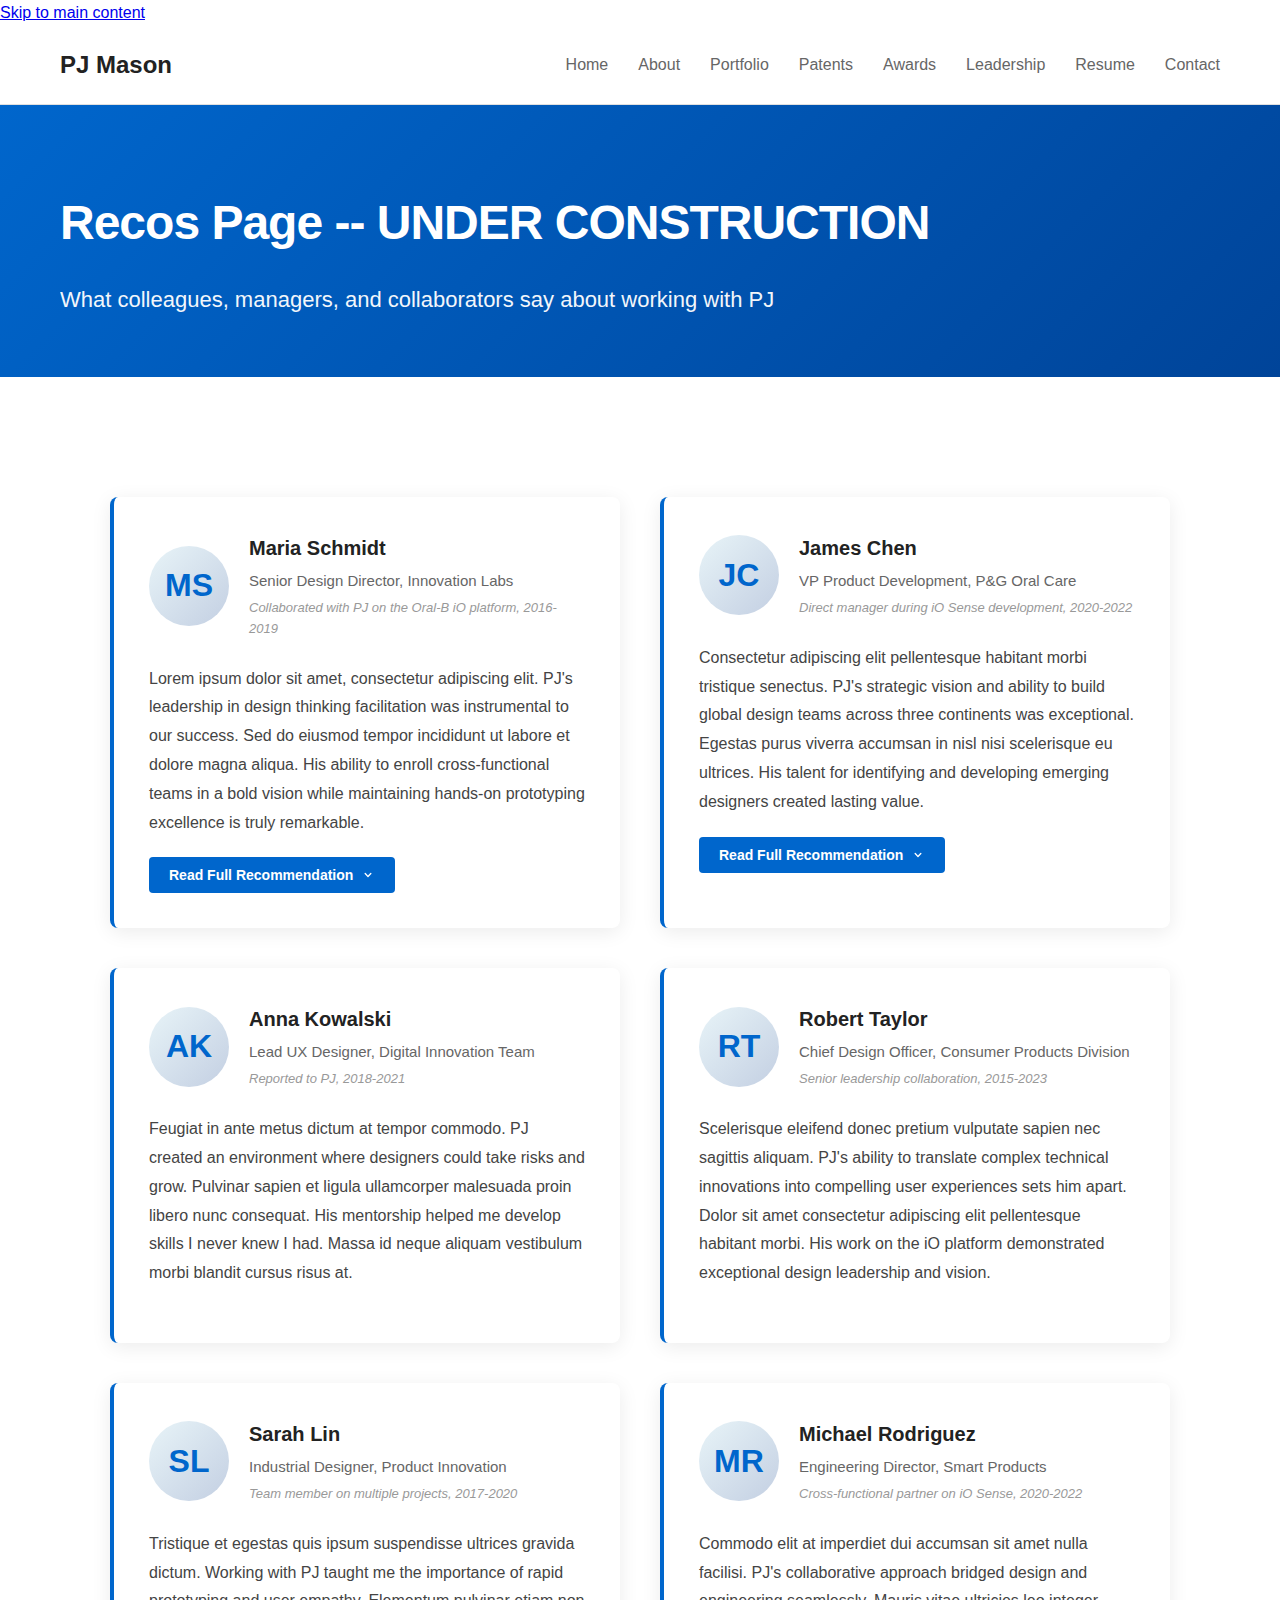
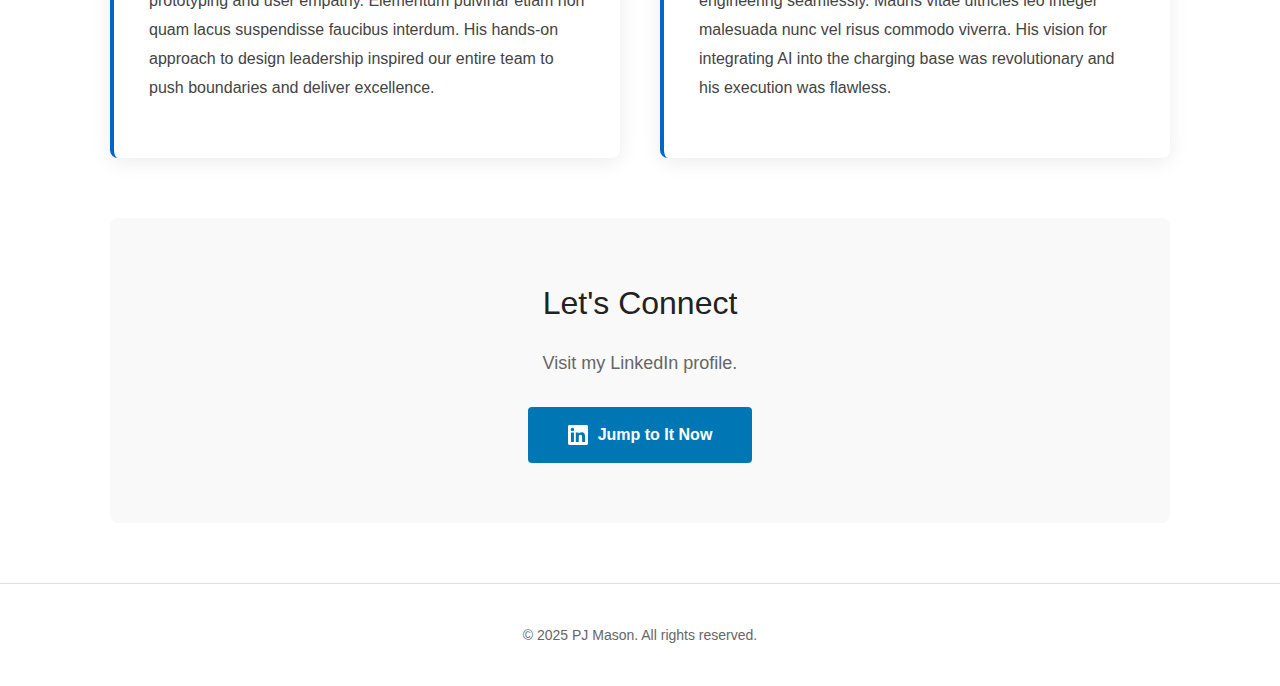
<file: recos.html>
<!DOCTYPE html>
<html lang="en">
<head>
    <meta charset="UTF-8">
    <meta name="viewport" content="width=device-width, initial-scale=1.0">
    <meta name="description" content="Professional recommendations and testimonials for PJ Mason's design leadership, team building, and innovation work at P&G and beyond.">
    <meta name="keywords" content="PJ Mason Recommendations, Design Leadership Testimonials, Professional References, Design Team Management, Innovation Leadership">
    <meta name="author" content="PJ Mason">

    <!-- Open Graph / Facebook -->
    <meta property="og:type" content="website">
    <meta property="og:url" content="https://pjmason.com/recos.html">
    <meta property="og:title" content="Recommendations - PJ Mason">
    <meta property="og:description" content="Professional recommendations and testimonials for PJ Mason's design leadership and innovation work.">
    <meta property="og:image" content="https://pjmason.com/images/oralb-io-fullpage.png">

    <!-- Twitter -->
    <meta property="twitter:card" content="summary_large_image">
    <meta property="twitter:url" content="https://pjmason.com/recos.html">
    <meta property="twitter:title" content="Recommendations - PJ Mason">
    <meta property="twitter:description" content="Professional recommendations and testimonials for PJ Mason's design leadership and innovation work.">
    <meta property="twitter:image" content="https://pjmason.com/images/oralb-io-fullpage.png">

    <title>Recommendations | PJ Mason</title>
    <link rel="icon" type="image/svg+xml" href="favicon.svg">
    <link rel="stylesheet" href="css/style.css">
    <style>
        /* Recos Page Specific Styles */
        .recos-hero {
            background: linear-gradient(135deg, #0066cc 0%, #004499 100%);
            color: white;
            padding: 80px 0 60px;
            margin-bottom: 60px;
        }

        .recos-hero h1 {
            font-size: 48px;
            margin-bottom: 20px;
            font-weight: 600;
        }

        .recos-hero .subtitle {
            font-size: 22px;
            opacity: 0.95;
            max-width: 800px;
            line-height: 1.6;
        }

        .recos-content {
            max-width: 1100px;
            margin: 0 auto;
            padding: 0 20px;
        }

        .recos-grid {
            display: grid;
            grid-template-columns: repeat(auto-fit, minmax(500px, 1fr));
            gap: 40px;
            margin-bottom: 60px;
        }

        .reco-card {
            background: white;
            border-radius: 8px;
            padding: 35px;
            box-shadow: 0 4px 20px rgba(0,0,0,0.08);
            border-left: 4px solid #0066cc;
            transition: all 0.3s;
        }

        .reco-card:hover {
            box-shadow: 0 8px 30px rgba(0,102,204,0.15);
            transform: translateY(-5px);
        }

        .reco-header {
            display: flex;
            gap: 20px;
            margin-bottom: 25px;
            align-items: center;
        }

        .reco-photo {
            width: 80px;
            height: 80px;
            border-radius: 50%;
            background: linear-gradient(135deg, #e8f4f8 0%, #c3cfe2 100%);
            display: flex;
            align-items: center;
            justify-content: center;
            flex-shrink: 0;
            font-size: 32px;
            color: #0066cc;
            font-weight: 600;
        }

        .reco-photo img {
            width: 100%;
            height: 100%;
            border-radius: 50%;
            object-fit: cover;
        }

        .reco-info h3 {
            font-size: 20px;
            color: #222;
            margin-bottom: 5px;
            font-weight: 600;
        }

        .reco-title {
            font-size: 15px;
            color: #666;
            margin-bottom: 5px;
        }

        .reco-relationship {
            font-size: 13px;
            color: #999;
            font-style: italic;
        }

        .reco-quote {
            font-size: 16px;
            line-height: 1.8;
            color: #444;
            margin-bottom: 20px;
        }

        .reco-quote p {
            margin-bottom: 15px;
        }

        .read-more-btn {
            display: inline-flex;
            align-items: center;
            gap: 8px;
            padding: 10px 20px;
            background: #0066cc;
            color: white;
            text-decoration: none;
            border-radius: 4px;
            font-size: 14px;
            font-weight: 600;
            transition: background 0.3s;
            cursor: pointer;
            border: none;
        }

        .read-more-btn:hover {
            background: #004499;
        }

        .read-more-btn svg {
            width: 14px;
            height: 14px;
            transition: transform 0.3s;
        }

        .read-more-btn.expanded svg {
            transform: rotate(180deg);
        }

        .full-recommendation {
            max-height: 0;
            overflow: hidden;
            transition: max-height 0.5s ease-out;
        }

        .full-recommendation.expanded {
            max-height: 2000px;
            transition: max-height 0.5s ease-in;
        }

        .full-recommendation-content {
            padding-top: 20px;
            border-top: 1px solid #e0e0e0;
            margin-top: 20px;
        }

        .full-recommendation-content p {
            font-size: 16px;
            line-height: 1.8;
            color: #444;
            margin-bottom: 15px;
        }

        .linkedin-cta {
            background: #f9f9f9;
            padding: 60px 40px;
            border-radius: 8px;
            text-align: center;
            margin-top: 60px;
        }

        .linkedin-cta h2 {
            font-size: 32px;
            color: #222;
            margin-bottom: 20px;
        }

        .linkedin-cta p {
            font-size: 18px;
            color: #666;
            margin-bottom: 30px;
            max-width: 600px;
            margin-left: auto;
            margin-right: auto;
        }

        .linkedin-btn {
            display: inline-flex;
            align-items: center;
            gap: 10px;
            padding: 15px 40px;
            background: #0077b5;
            color: white;
            text-decoration: none;
            border-radius: 4px;
            font-size: 16px;
            font-weight: 600;
            transition: background 0.3s;
        }

        .linkedin-btn:hover {
            background: #005582;
        }

        /* Responsive */
        @media (max-width: 768px) {
            .recos-hero h1 {
                font-size: 36px;
            }

            .recos-grid {
                grid-template-columns: 1fr;
            }

            .reco-card {
                padding: 25px;
            }

            .reco-header {
                flex-direction: column;
                text-align: center;
            }

            .linkedin-cta {
                padding: 40px 20px;
            }
        }
    </style>
</head>
<body>
    <a href="#main-content" class="skip-link">Skip to main content</a>

    <nav role="navigation" aria-label="Main navigation">
        <div class="container">
            <a href="index.html" class="logo">PJ Mason</a>
            <button class="mobile-menu-toggle" aria-label="Toggle navigation menu" aria-expanded="false">
                <span></span>
                <span></span>
                <span></span>
            </button>
            <ul class="nav-links">
                <li><a href="index.html">Home</a></li>
                <li><a href="about.html">About</a></li>
                <li><a href="portfolio.html">Portfolio</a></li>
                <li><a href="patents.html">Patents</a></li>
                <li><a href="awards.html">Awards</a></li>
                <li><a href="leadership.html">Leadership</a></li>
                <li><a href="resume.html">Resume</a></li>
                <li><a href="contact.html">Contact</a></li>
            </ul>
        </div>
    </nav>

    <div class="recos-hero">
        <div class="container">
            <h1>Recos Page -- UNDER CONSTRUCTION</h1>
            <p class="subtitle">
                What colleagues, managers, and collaborators say about working with PJ
            </p>
        </div>
    </div>

    <main id="main-content" role="main">
        <div class="container">
            <div class="recos-content">

                <div class="recos-grid">
                    <!-- Recommendation 1 - Expandable -->
                    <div class="reco-card">
                        <div class="reco-header">
                            <div class="reco-photo">MS</div>
                            <div class="reco-info">
                                <h3>Maria Schmidt</h3>
                                <div class="reco-title">Senior Design Director, Innovation Labs</div>
                                <div class="reco-relationship">Collaborated with PJ on the Oral-B iO platform, 2016-2019</div>
                            </div>
                        </div>
                        <div class="reco-quote">
                            <p>
                                Lorem ipsum dolor sit amet, consectetur adipiscing elit. PJ's leadership in design
                                thinking facilitation was instrumental to our success. Sed do eiusmod tempor incididunt
                                ut labore et dolore magna aliqua. His ability to enroll cross-functional teams in a
                                bold vision while maintaining hands-on prototyping excellence is truly remarkable.
                            </p>
                        </div>
                        <button class="read-more-btn" onclick="toggleRecommendation(this)" aria-label="Read full recommendation">
                            Read Full Recommendation
                            <svg fill="currentColor" viewBox="0 0 20 20">
                                <path fill-rule="evenodd" d="M5.293 7.293a1 1 0 011.414 0L10 10.586l3.293-3.293a1 1 0 111.414 1.414l-4 4a1 1 0 01-1.414 0l-4-4a1 1 0 010-1.414z" clip-rule="evenodd"/>
                            </svg>
                        </button>
                        <div class="full-recommendation">
                            <div class="full-recommendation-content">
                                <p>
                                    Lorem ipsum dolor sit amet, consectetur adipiscing elit, sed do eiusmod tempor
                                    incididunt ut labore et dolore magna aliqua. Ut enim ad minim veniam, quis nostrud
                                    exercitation ullamco laboris nisi ut aliquip ex ea commodo consequat.
                                </p>
                                <p>
                                    Duis aute irure dolor in reprehenderit in voluptate velit esse cillum dolore eu
                                    fugiat nulla pariatur. Excepteur sint occaecat cupidatat non proident, sunt in
                                    culpa qui officia deserunt mollit anim id est laborum. Sed ut perspiciatis unde
                                    omnis iste natus error sit voluptatem accusantium doloremque laudantium.
                                </p>
                                <p>
                                    Totam rem aperiam, eaque ipsa quae ab illo inventore veritatis et quasi architecto
                                    beatae vitae dicta sunt explicabo. Nemo enim ipsam voluptatem quia voluptas sit
                                    aspernatur aut odit aut fugit, sed quia consequuntur magni dolores eos qui ratione
                                    voluptatem sequi nesciunt.
                                </p>
                                <p>
                                    Neque porro quisquam est, qui dolorem ipsum quia dolor sit amet, consectetur,
                                    adipisci velit, sed quia non numquam eius modi tempora incidunt ut labore et
                                    dolore magnam aliquam quaerat voluptatem. Ut enim ad minima veniam, quis nostrum
                                    exercitationem ullam corporis suscipit laboriosam.
                                </p>
                            </div>
                        </div>
                    </div>

                    <!-- Recommendation 2 - Expandable -->
                    <div class="reco-card">
                        <div class="reco-header">
                            <div class="reco-photo">JC</div>
                            <div class="reco-info">
                                <h3>James Chen</h3>
                                <div class="reco-title">VP Product Development, P&G Oral Care</div>
                                <div class="reco-relationship">Direct manager during iO Sense development, 2020-2022</div>
                            </div>
                        </div>
                        <div class="reco-quote">
                            <p>
                                Consectetur adipiscing elit pellentesque habitant morbi tristique senectus. PJ's
                                strategic vision and ability to build global design teams across three continents
                                was exceptional. Egestas purus viverra accumsan in nisl nisi scelerisque eu ultrices.
                                His talent for identifying and developing emerging designers created lasting value.
                            </p>
                        </div>
                        <button class="read-more-btn" onclick="toggleRecommendation(this)" aria-label="Read full recommendation">
                            Read Full Recommendation
                            <svg fill="currentColor" viewBox="0 0 20 20">
                                <path fill-rule="evenodd" d="M5.293 7.293a1 1 0 011.414 0L10 10.586l3.293-3.293a1 1 0 111.414 1.414l-4 4a1 1 0 01-1.414 0l-4-4a1 1 0 010-1.414z" clip-rule="evenodd"/>
                            </svg>
                        </button>
                        <div class="full-recommendation">
                            <div class="full-recommendation-content">
                                <p>
                                    Viverra accumsan in nisl nisi scelerisque eu ultrices vitae auctor. Facilisis
                                    mauris sit amet massa vitae tortor condimentum lacinia quis. Adipiscing elit
                                    pellentesque habitant morbi tristique senectus et netus et. Consectetur purus ut
                                    faucibus pulvinar elementum integer enim neque volutpat.
                                </p>
                                <p>
                                    Sagittis id consectetur purus ut faucibus pulvinar elementum. Pellentesque eu
                                    tincidunt tortor aliquam nulla facilisi cras fermentum odio. Dignissim sodales ut
                                    eu sem integer vitae justo eget magna. Risus viverra adipiscing at in tellus
                                    integer feugiat scelerisque varius.
                                </p>
                                <p>
                                    Morbi tincidunt ornare massa eget egestas purus viverra. Aliquam sem et tortor
                                    consequat id porta nibh venenatis cras. Facilisis gravida neque convallis a cras
                                    semper auctor neque. Nunc sed blandit libero volutpat sed cras ornare arcu dui.
                                </p>
                                <p>
                                    Volutpat maecenas volutpat blandit aliquam etiam erat velit scelerisque. Turpis
                                    cursus in hac habitasse platea dictumst quisque sagittis purus. Elementum facilisis
                                    leo vel fringilla est ullamcorper eget nulla facilisi. Cursus mattis molestie a
                                    iaculis at erat pellentesque adipiscing commodo.
                                </p>
                            </div>
                        </div>
                    </div>

                    <!-- Recommendation 3 - Regular -->
                    <div class="reco-card">
                        <div class="reco-header">
                            <div class="reco-photo">AK</div>
                            <div class="reco-info">
                                <h3>Anna Kowalski</h3>
                                <div class="reco-title">Lead UX Designer, Digital Innovation Team</div>
                                <div class="reco-relationship">Reported to PJ, 2018-2021</div>
                            </div>
                        </div>
                        <div class="reco-quote">
                            <p>
                                Feugiat in ante metus dictum at tempor commodo. PJ created an environment where
                                designers could take risks and grow. Pulvinar sapien et ligula ullamcorper malesuada
                                proin libero nunc consequat. His mentorship helped me develop skills I never knew I had.
                                Massa id neque aliquam vestibulum morbi blandit cursus risus at.
                            </p>
                        </div>
                    </div>

                    <!-- Recommendation 4 - Regular -->
                    <div class="reco-card">
                        <div class="reco-header">
                            <div class="reco-photo">RT</div>
                            <div class="reco-info">
                                <h3>Robert Taylor</h3>
                                <div class="reco-title">Chief Design Officer, Consumer Products Division</div>
                                <div class="reco-relationship">Senior leadership collaboration, 2015-2023</div>
                            </div>
                        </div>
                        <div class="reco-quote">
                            <p>
                                Scelerisque eleifend donec pretium vulputate sapien nec sagittis aliquam. PJ's
                                ability to translate complex technical innovations into compelling user experiences
                                sets him apart. Dolor sit amet consectetur adipiscing elit pellentesque habitant morbi.
                                His work on the iO platform demonstrated exceptional design leadership and vision.
                            </p>
                        </div>
                    </div>

                    <!-- Recommendation 5 - Regular -->
                    <div class="reco-card">
                        <div class="reco-header">
                            <div class="reco-photo">SL</div>
                            <div class="reco-info">
                                <h3>Sarah Lin</h3>
                                <div class="reco-title">Industrial Designer, Product Innovation</div>
                                <div class="reco-relationship">Team member on multiple projects, 2017-2020</div>
                            </div>
                        </div>
                        <div class="reco-quote">
                            <p>
                                Tristique et egestas quis ipsum suspendisse ultrices gravida dictum. Working with PJ
                                taught me the importance of rapid prototyping and user empathy. Elementum pulvinar
                                etiam non quam lacus suspendisse faucibus interdum. His hands-on approach to design
                                leadership inspired our entire team to push boundaries and deliver excellence.
                            </p>
                        </div>
                    </div>

                    <!-- Recommendation 6 - Regular -->
                    <div class="reco-card">
                        <div class="reco-header">
                            <div class="reco-photo">MR</div>
                            <div class="reco-info">
                                <h3>Michael Rodriguez</h3>
                                <div class="reco-title">Engineering Director, Smart Products</div>
                                <div class="reco-relationship">Cross-functional partner on iO Sense, 2020-2022</div>
                            </div>
                        </div>
                        <div class="reco-quote">
                            <p>
                                Commodo elit at imperdiet dui accumsan sit amet nulla facilisi. PJ's collaborative
                                approach bridged design and engineering seamlessly. Mauris vitae ultricies leo integer
                                malesuada nunc vel risus commodo viverra. His vision for integrating AI into the
                                charging base was revolutionary and his execution was flawless.
                            </p>
                        </div>
                    </div>
                </div>

                <!-- LinkedIn CTA -->
                <div class="linkedin-cta">
                    <h2>Let's Connect</h2>
                    <p>
                        Visit my LinkedIn profile.
                    </p>
                    <a href="https://www.linkedin.com/in/pjmason1220" class="linkedin-btn" target="_blank" rel="noopener noreferrer">
                        <svg width="20" height="20" fill="currentColor" viewBox="0 0 24 24">
                            <path d="M20.447 20.452h-3.554v-5.569c0-1.328-.027-3.037-1.852-3.037-1.853 0-2.136 1.445-2.136 2.939v5.667H9.351V9h3.414v1.561h.046c.477-.9 1.637-1.85 3.37-1.85 3.601 0 4.267 2.37 4.267 5.455v6.286zM5.337 7.433c-1.144 0-2.063-.926-2.063-2.065 0-1.138.92-2.063 2.063-2.063 1.14 0 2.064.925 2.064 2.063 0 1.139-.925 2.065-2.064 2.065zm1.782 13.019H3.555V9h3.564v11.452zM22.225 0H1.771C.792 0 0 .774 0 1.729v20.542C0 23.227.792 24 1.771 24h20.451C23.2 24 24 23.227 24 22.271V1.729C24 .774 23.2 0 22.222 0h.003z"/>
                        </svg>
                        Jump to It Now
                    </a>
                </div>

            </div>
        </div>
    </main>

    <footer role="contentinfo">
        <div class="container">
            <p>&copy; 2025 PJ Mason. All rights reserved.</p>
        </div>
    </footer>
    <script src="js/main.js"></script>
</body>
</html>
</file>
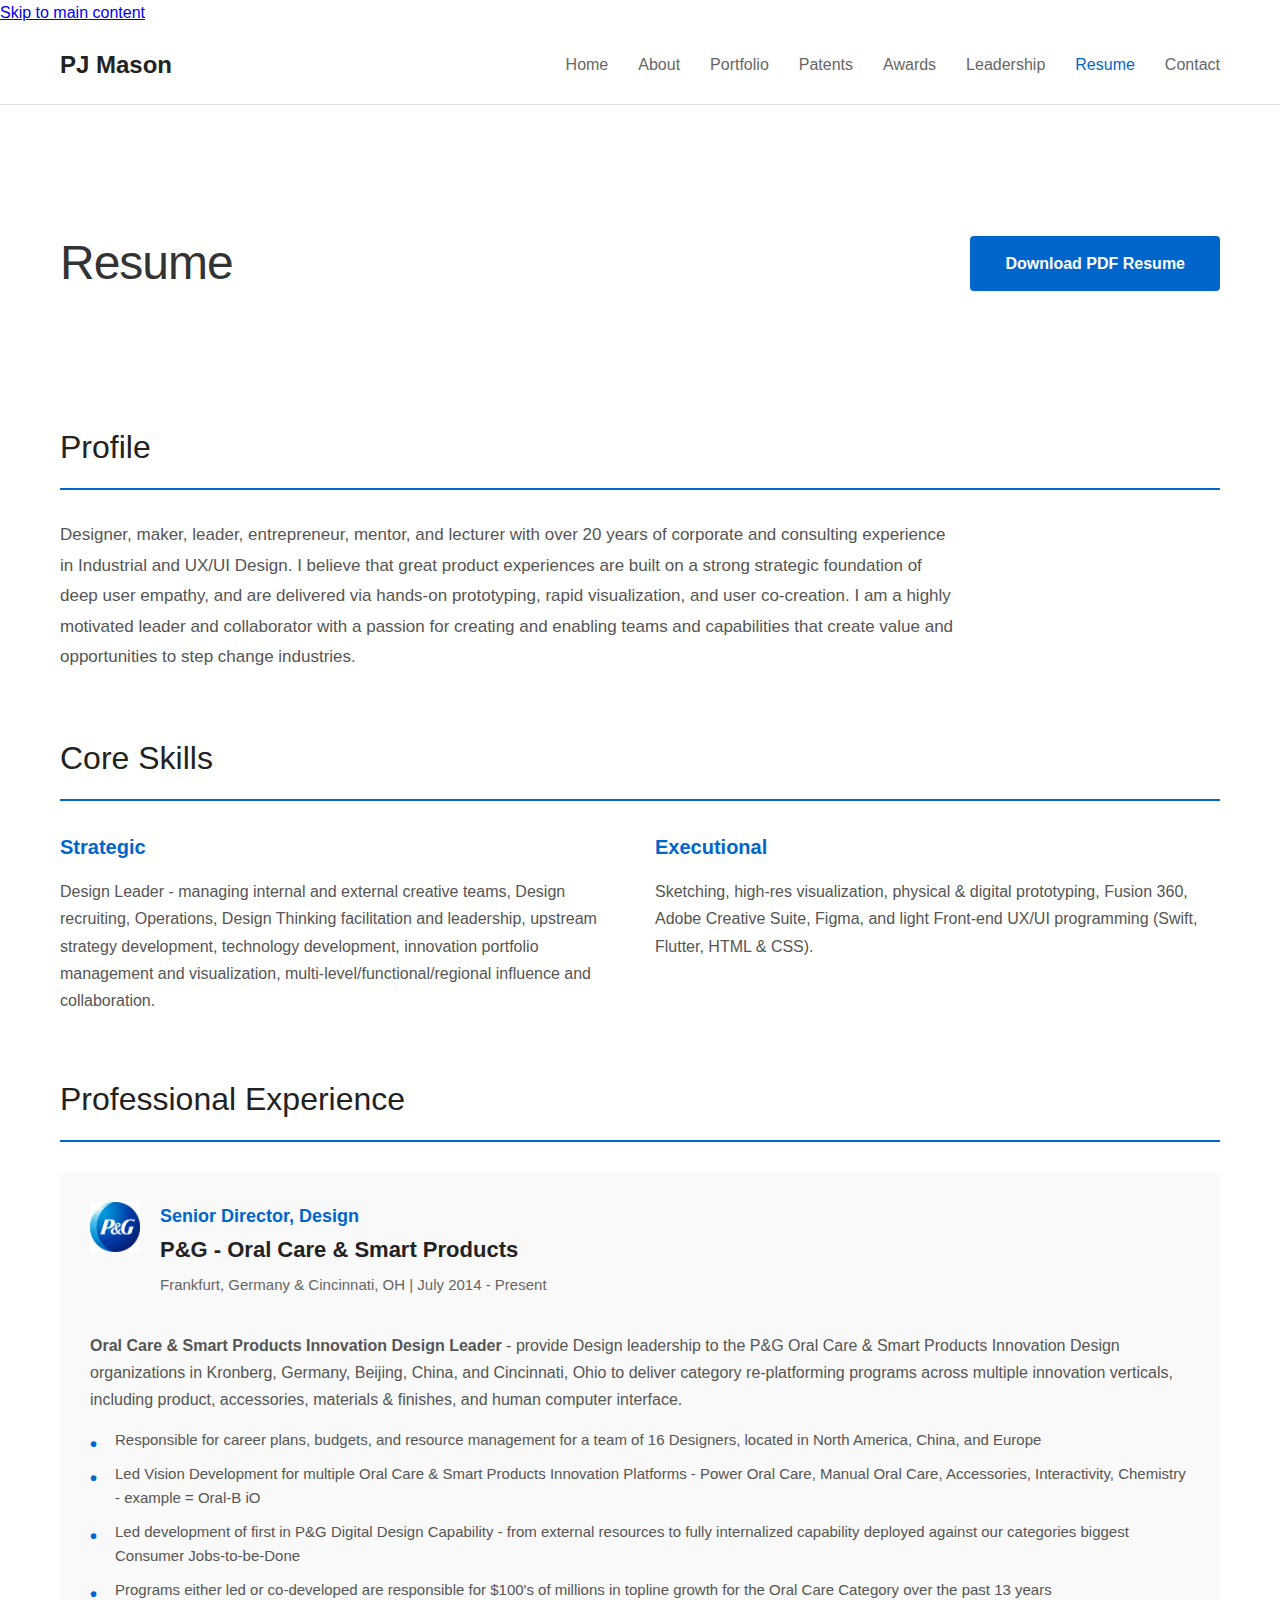
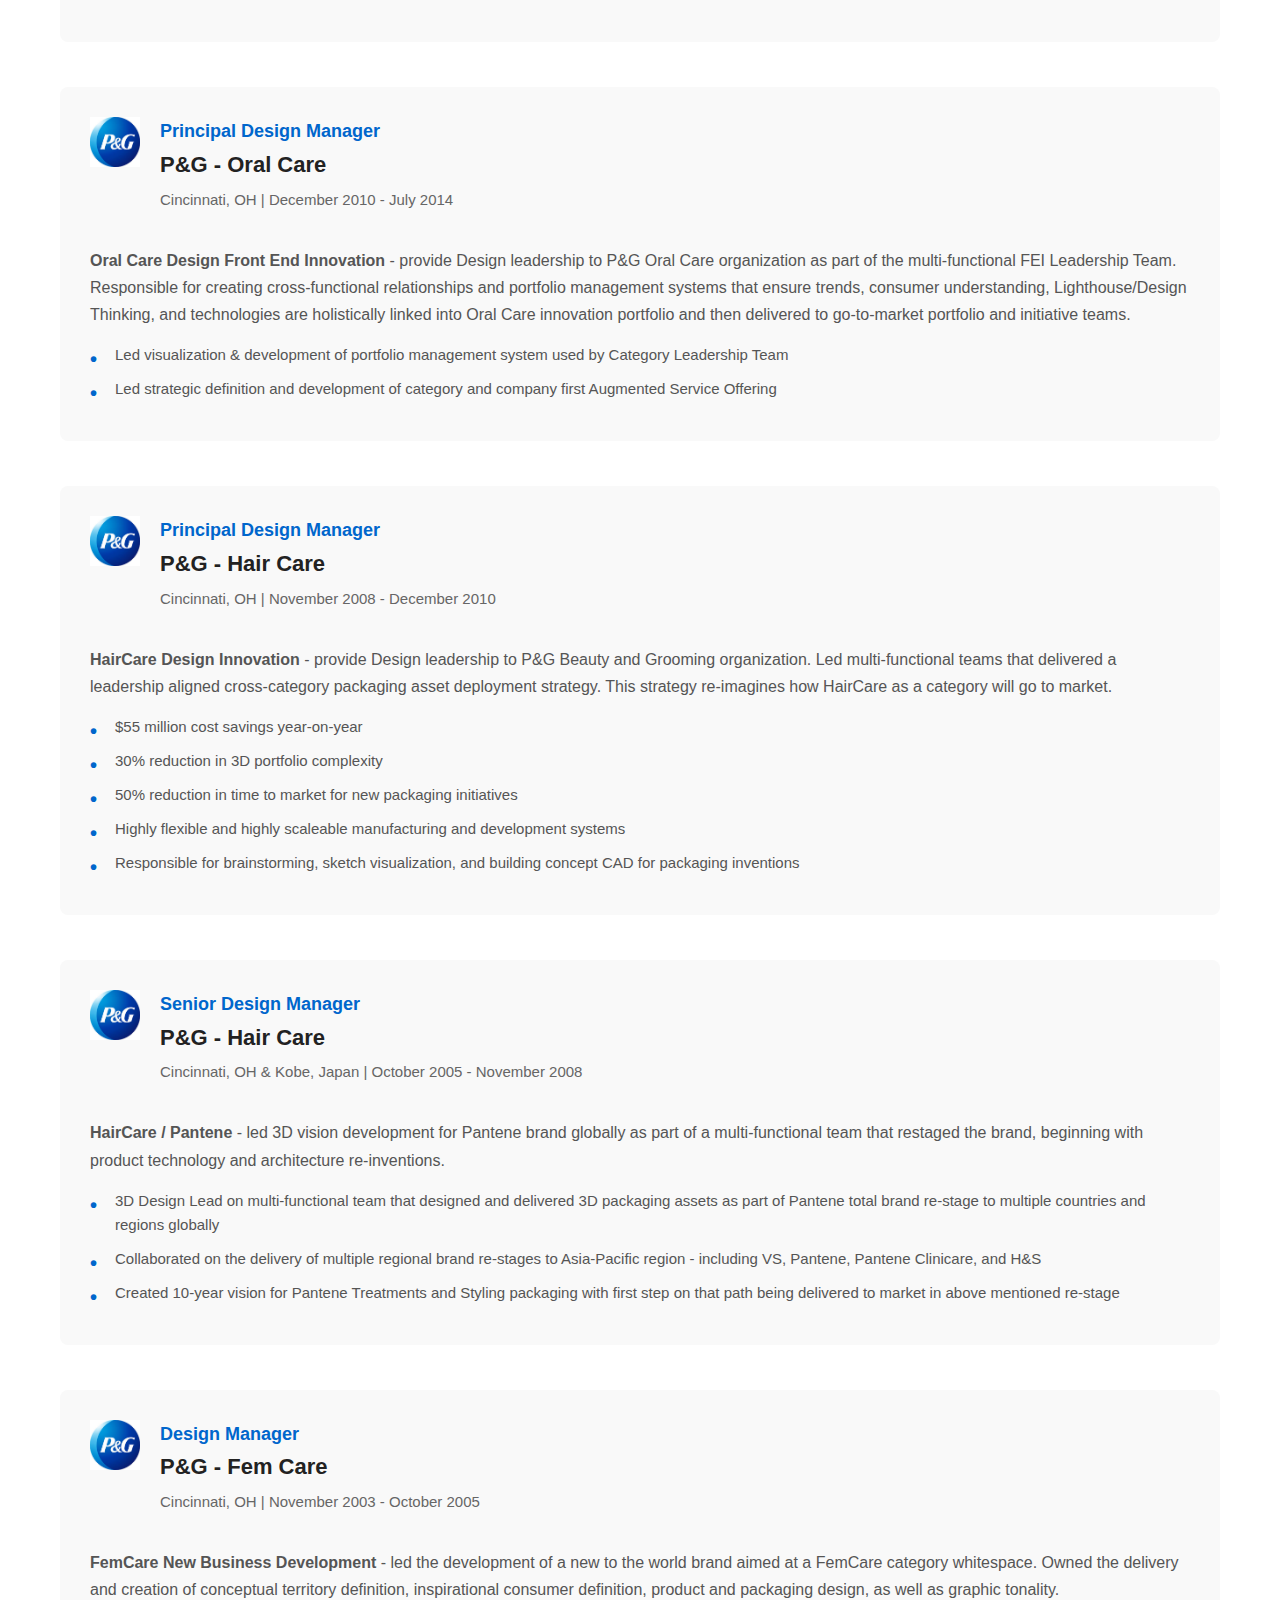
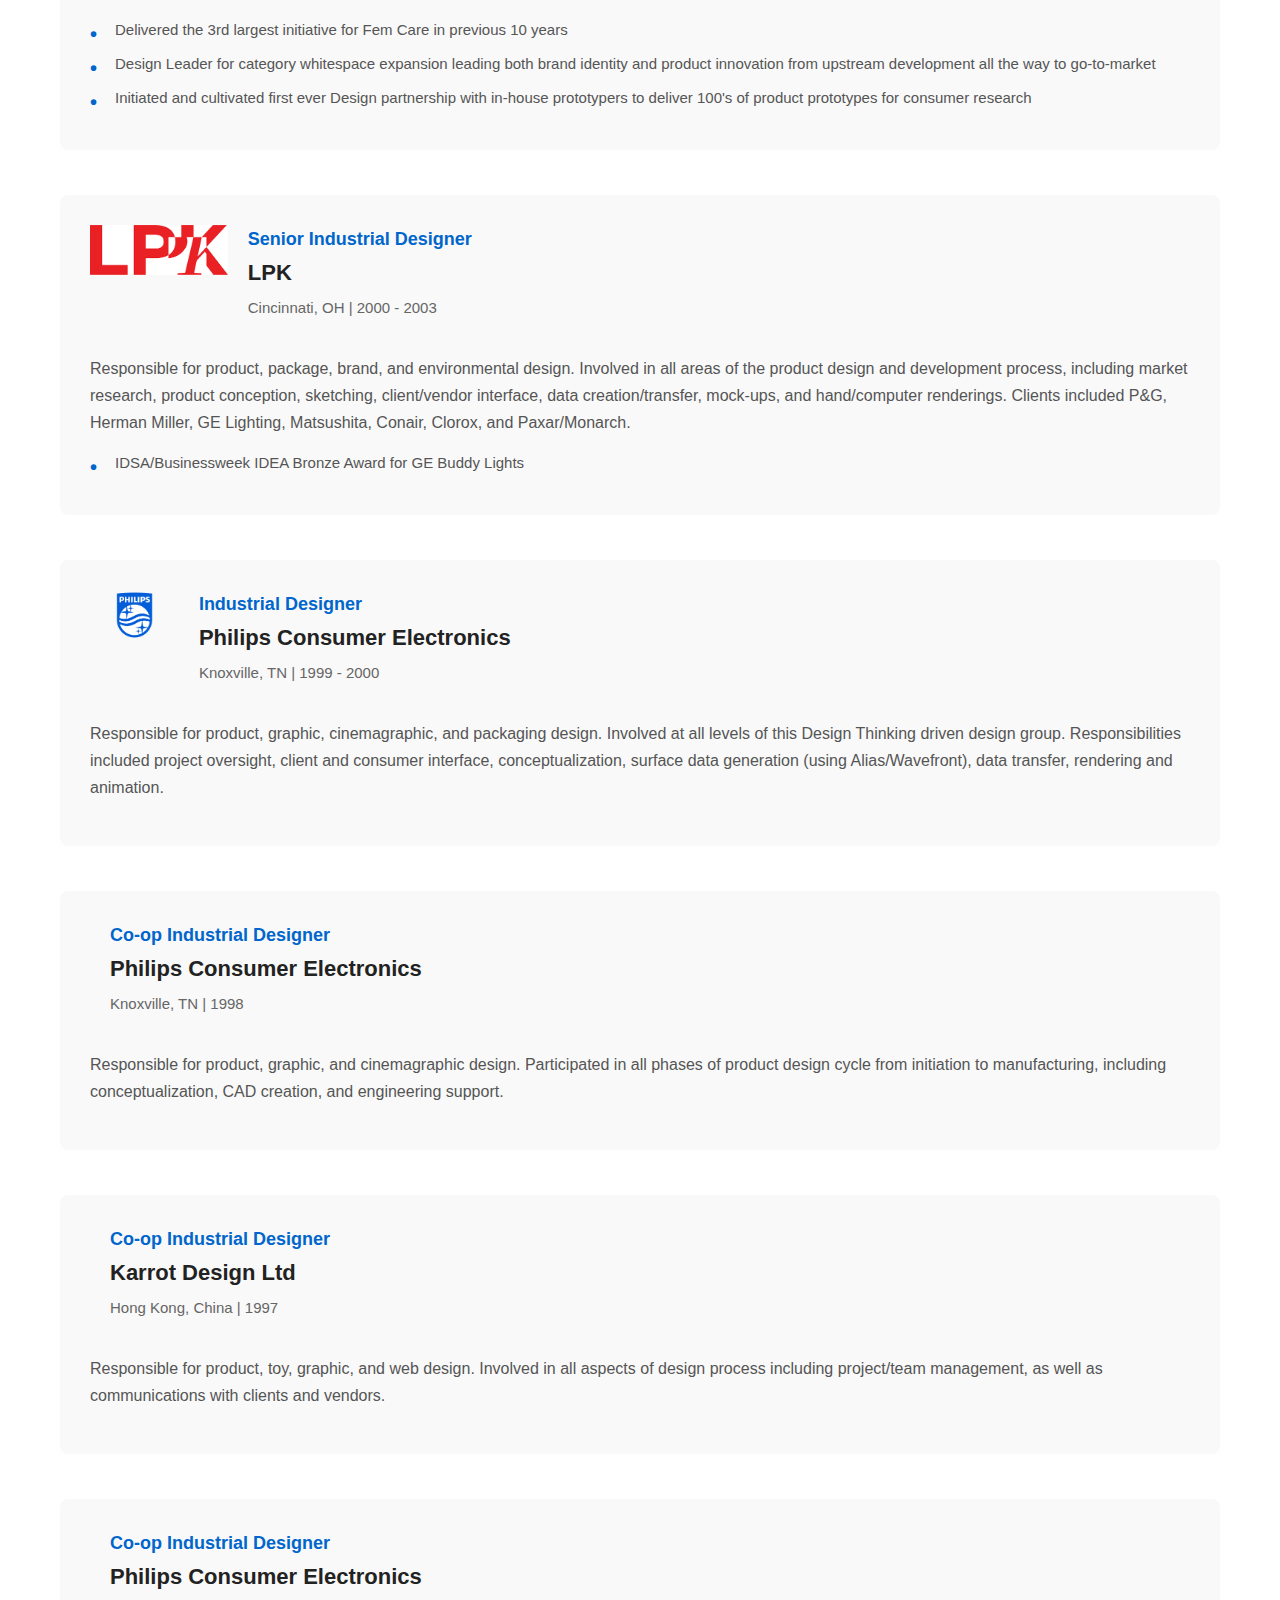
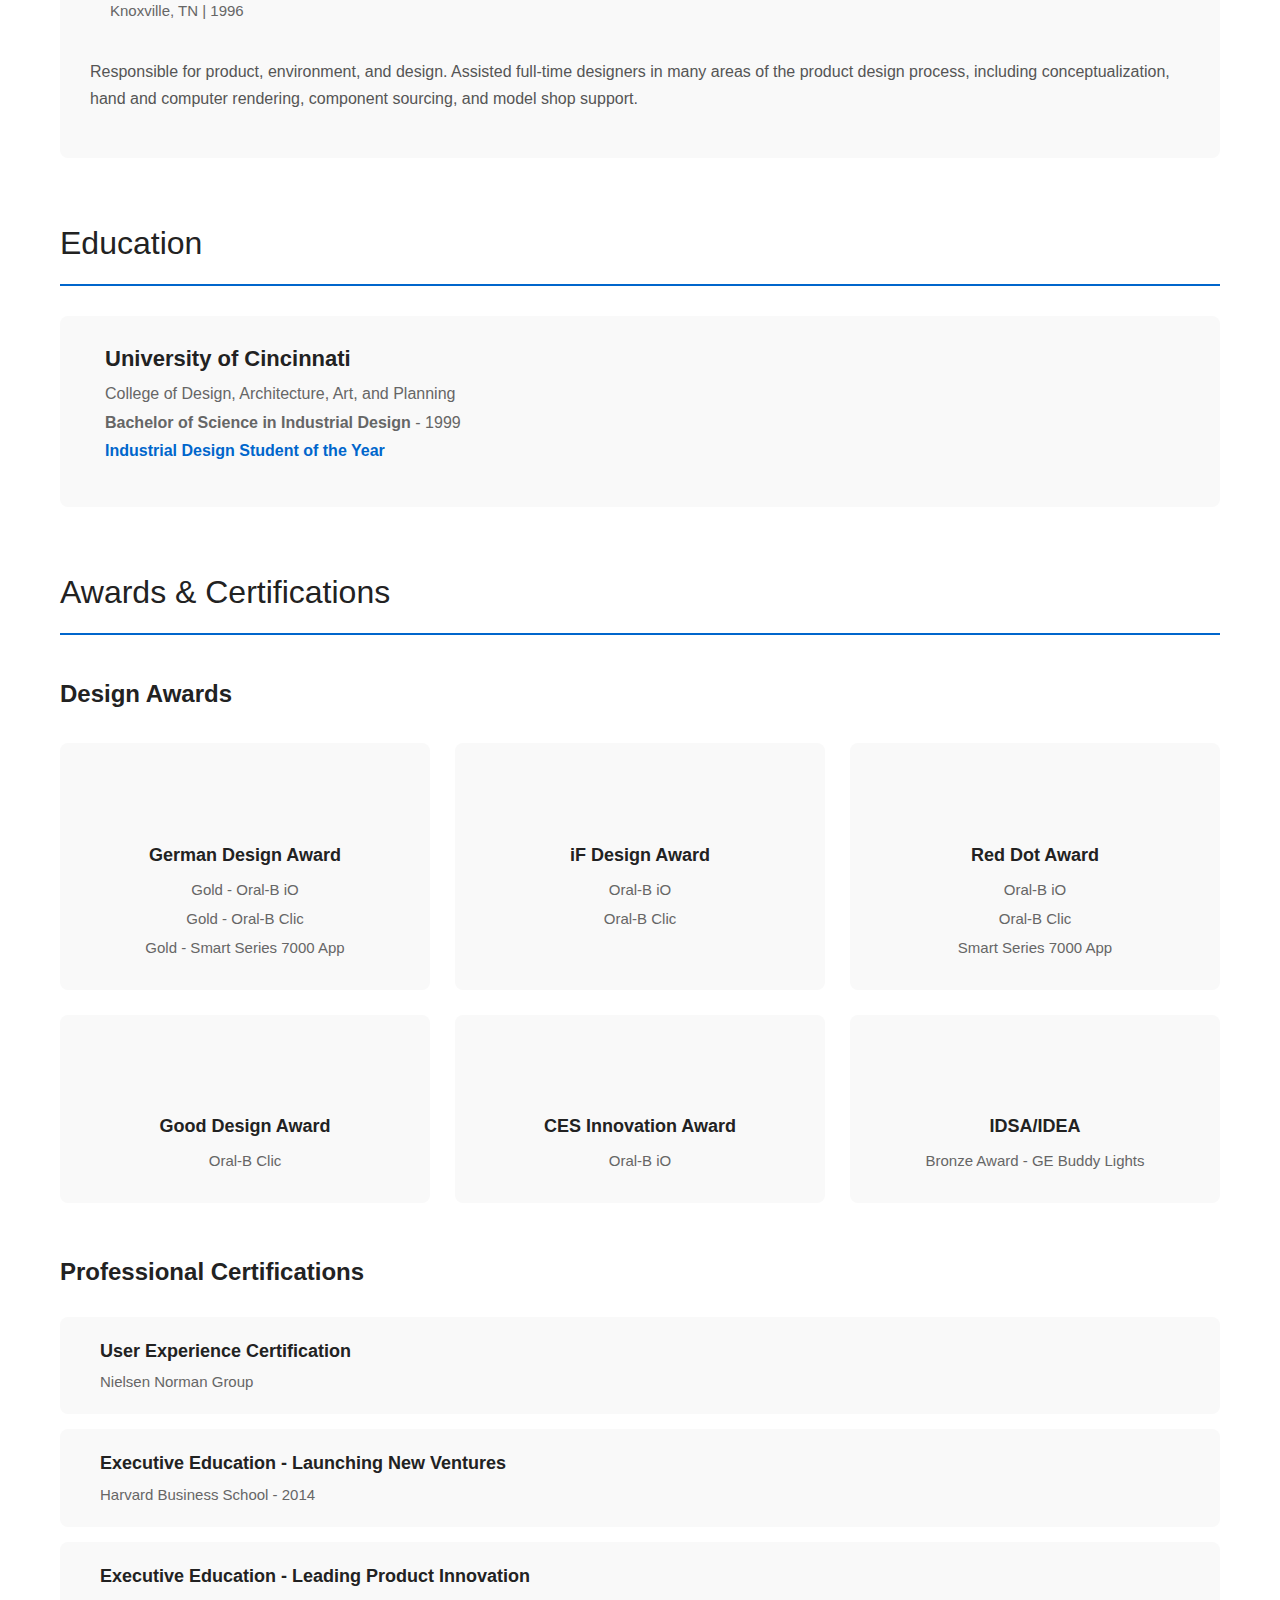
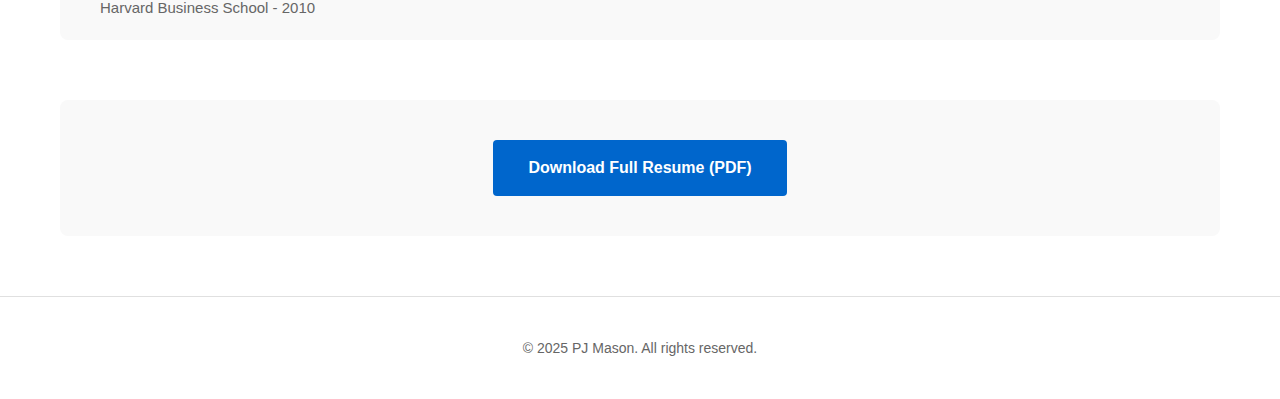
<file: resume.html>
<!DOCTYPE html>
<html lang="en">
<head>
    <meta charset="UTF-8">
    <meta name="viewport" content="width=device-width, initial-scale=1.0">
    <meta name="description" content="PJ Mason's resume - Senior Design & Innovation Leader at P&G with experience at IDEO, Ziba Design, and Nottingham Spirk. University of Cincinnati graduate.">
    <meta name="keywords" content="PJ Mason Resume, Design Leader CV, P&G Design Director, Industrial Design Experience, UX Leadership, Design Career">
    <meta name="author" content="PJ Mason">

    <!-- Open Graph / Facebook -->
    <meta property="og:type" content="profile">
    <meta property="og:url" content="https://pjmason.com/resume.html">
    <meta property="og:title" content="Resume - PJ Mason">
    <meta property="og:description" content="Senior Design & Innovation Leader at P&G with 20+ years experience. University of Cincinnati graduate with Harvard Business School executive education.">
    <meta property="og:image" content="https://pjmason.com/images/oralb-io-fullpage.png">

    <!-- Twitter -->
    <meta property="twitter:card" content="summary_large_image">
    <meta property="twitter:url" content="https://pjmason.com/resume.html">
    <meta property="twitter:title" content="Resume - PJ Mason">
    <meta property="twitter:description" content="Senior Design & Innovation Leader at P&G with 20+ years experience. University of Cincinnati graduate with Harvard Business School executive education.">
    <meta property="twitter:image" content="https://pjmason.com/images/oralb-io-fullpage.png">

    <title>Resume - PJ Mason</title>
    <link rel="icon" type="image/svg+xml" href="favicon.svg">
    <link rel="stylesheet" href="css/style.css">
    <style>
        /* Resume Page Specific Styles */
        .resume-hero {
            display: flex;
            justify-content: space-between;
            align-items: center;
            padding: 60px 0;
            margin-bottom: 60px;
        }

        .resume-hero h1 {
            font-size: 48px;
            margin: 0;
        }

        .download-resume {
            display: inline-block;
            padding: 15px 35px;
            background: #0066cc;
            color: #fff;
            text-decoration: none;
            border-radius: 4px;
            font-size: 16px;
            font-weight: 600;
            transition: background 0.3s;
            white-space: nowrap;
        }

        .download-resume:hover {
            background: #004499;
        }

        @media (max-width: 768px) {
            .resume-hero {
                flex-direction: column;
                align-items: flex-start;
                gap: 20px;
            }
        }
        
        .resume-section {
            margin-bottom: 60px;
        }
        
        .resume-section h2 {
            font-size: 32px;
            color: #222;
            margin-bottom: 30px;
            padding-bottom: 15px;
            border-bottom: 2px solid #0066cc;
        }
        
        .profile-text {
            font-size: 17px;
            line-height: 1.8;
            color: #555;
            max-width: 900px;
        }
        
        .skills-grid {
            display: grid;
            grid-template-columns: repeat(auto-fit, minmax(300px, 1fr));
            gap: 30px;
            margin-top: 30px;
        }
        
        .skill-category h3 {
            font-size: 20px;
            color: #0066cc;
            margin-bottom: 15px;
            font-weight: 600;
        }
        
        .skill-category p {
            font-size: 16px;
            line-height: 1.7;
            color: #555;
        }
        
        .experience-item {
            margin-bottom: 45px;
            padding: 30px;
            background: #f9f9f9;
            border-radius: 8px;
            position: relative;
        }
        
        .experience-header {
            display: flex;
            align-items: flex-start;
            gap: 20px;
            margin-bottom: 20px;
        }
        
        .company-logo {
            height: 50px;
            width: auto;
            object-fit: contain;
            flex-shrink: 0;
        }
        
        .experience-title-block {
            flex: 1;
        }
        
        .experience-item h3 {
            font-size: 22px;
            color: #222;
            margin-bottom: 8px;
            line-height: 1.3;
        }
        
        .experience-item .job-title {
            font-size: 18px;
            color: #0066cc;
            font-weight: 600;
            margin-bottom: 5px;
        }
        
        .experience-item .location-date {
            font-size: 15px;
            color: #666;
            margin-bottom: 15px;
        }
        
        .experience-item p {
            font-size: 16px;
            line-height: 1.7;
            color: #555;
            margin-bottom: 15px;
        }
        
        .experience-item ul {
            list-style: none;
            padding: 0;
            margin-top: 15px;
        }
        
        .experience-item ul li {
            font-size: 15px;
            color: #555;
            padding-left: 25px;
            position: relative;
            margin-bottom: 10px;
            line-height: 1.6;
        }
        
        .experience-item ul li::before {
            content: "•";
            color: #0066cc;
            font-weight: bold;
            font-size: 20px;
            position: absolute;
            left: 0;
        }
        
        .education-item {
            padding: 25px;
            background: #f9f9f9;
            border-radius: 8px;
            margin-bottom: 20px;
        }
        
        .education-header {
            display: flex;
            align-items: center;
            gap: 20px;
            margin-bottom: 15px;
        }
        
        .education-logo {
            height: 60px;
            width: auto;
            object-fit: contain;
        }
        
        .education-details h3 {
            font-size: 22px;
            color: #222;
            margin-bottom: 5px;
        }
        
        .education-details p {
            font-size: 16px;
            color: #666;
            margin: 3px 0;
        }
        
        .awards-grid {
            display: grid;
            grid-template-columns: repeat(auto-fit, minmax(280px, 1fr));
            gap: 25px;
            margin-top: 30px;
        }
        
        .award-item {
            padding: 25px;
            background: #f9f9f9;
            border-radius: 8px;
            text-align: center;
        }
        
        .award-logo {
            height: 50px;
            width: auto;
            margin: 0 auto 15px;
            object-fit: contain;
        }
        
        .award-item h4 {
            font-size: 18px;
            color: #222;
            margin-bottom: 8px;
            font-weight: 600;
        }
        
        .award-item p {
            font-size: 15px;
            color: #666;
            margin: 5px 0;
        }
        
        .certification-item {
            padding: 20px;
            background: #f9f9f9;
            border-radius: 8px;
            margin-bottom: 15px;
            display: flex;
            align-items: center;
            gap: 20px;
        }
        
        .cert-logo {
            height: 45px;
            width: auto;
            object-fit: contain;
            flex-shrink: 0;
        }
        
        .cert-details {
            flex: 1;
        }
        
        .cert-details h4 {
            font-size: 18px;
            color: #222;
            margin-bottom: 5px;
            font-weight: 600;
        }
        
        .cert-details p {
            font-size: 15px;
            color: #666;
            margin: 0;
        }
        
        /* Responsive */
        @media (max-width: 768px) {
            .resume-hero h1 {
                font-size: 36px;
            }
            
            .skills-grid {
                grid-template-columns: 1fr;
            }
            
            .experience-header {
                flex-direction: column;
                align-items: flex-start;
            }
            
            .company-logo {
                height: 40px;
            }
            
            .education-header {
                flex-direction: column;
                align-items: flex-start;
            }
            
            .awards-grid {
                grid-template-columns: 1fr;
            }
            
            .certification-item {
                flex-direction: column;
                align-items: flex-start;
            }
        }
    </style>
</head>
<body>
    <a href="#main-content" class="skip-link">Skip to main content</a>
    <nav role="navigation" aria-label="Main navigation">
        <div class="container">
            <a href="index.html" class="logo">PJ Mason</a>
            <button class="mobile-menu-toggle" aria-label="Toggle navigation menu" aria-expanded="false">
                <span></span>
                <span></span>
                <span></span>
            </button>
            <ul class="nav-links">
                <li><a href="index.html">Home</a></li>
                <li><a href="about.html">About</a></li>
                <li><a href="portfolio.html">Portfolio</a></li>
                <li><a href="patents.html">Patents</a></li>
                <li><a href="awards.html">Awards</a></li>
                <li><a href="leadership.html">Leadership</a></li>
                <li><a href="resume.html" class="active">Resume</a></li>
                <li><a href="contact.html">Contact</a></li>
            </ul>
        </div>
    </nav>

    <main id="main-content" role="main">
        <div class="container">
            <div class="resume-hero">
                <h1>Resume</h1>
                <a href="files/PJ_Mason_Resume.pdf" class="download-resume" download>Download PDF Resume</a>
            </div>

            <!-- Profile Section -->
            <section class="resume-section">
                <h2>Profile</h2>
                <p class="profile-text">
                    Designer, maker, leader, entrepreneur, mentor, and lecturer with over 20 years of corporate 
                    and consulting experience in Industrial and UX/UI Design. I believe that great product 
                    experiences are built on a strong strategic foundation of deep user empathy, and are delivered 
                    via hands-on prototyping, rapid visualization, and user co-creation. I am a highly motivated 
                    leader and collaborator with a passion for creating and enabling teams and capabilities that 
                    create value and opportunities to step change industries.
                </p>
            </section>

            <!-- Core Skills Section -->
            <section class="resume-section">
                <h2>Core Skills</h2>
                <div class="skills-grid">
                    <div class="skill-category">
                        <h3>Strategic</h3>
                        <p>
                            Design Leader - managing internal and external creative teams, Design recruiting, 
                            Operations, Design Thinking facilitation and leadership, upstream strategy development, 
                            technology development, innovation portfolio management and visualization, 
                            multi-level/functional/regional influence and collaboration.
                        </p>
                    </div>
                    <div class="skill-category">
                        <h3>Executional</h3>
                        <p>
                            Sketching, high-res visualization, physical & digital prototyping, Fusion 360, 
                            Adobe Creative Suite, Figma, and light Front-end UX/UI programming (Swift, Flutter, 
                            HTML & CSS).
                        </p>
                    </div>
                </div>
            </section>

            <!-- Professional Experience Section -->
            <section class="resume-section">
                <h2>Professional Experience</h2>

                <!-- P&G - Senior Director -->
                <div class="experience-item">
                    <div class="experience-header">
                        <img src="images/resume/pg-logo.png" alt="P&G" class="company-logo" loading="lazy">
                        <div class="experience-title-block">
                            <div class="job-title">Senior Director, Design</div>
                            <h3>P&G - Oral Care & Smart Products</h3>
                            <div class="location-date">Frankfurt, Germany & Cincinnati, OH | July 2014 - Present</div>
                        </div>
                    </div>
                    <p>
                        <strong>Oral Care & Smart Products Innovation Design Leader</strong> - provide Design leadership 
                        to the P&G Oral Care & Smart Products Innovation Design organizations in Kronberg, Germany, 
                        Beijing, China, and Cincinnati, Ohio to deliver category re-platforming programs across multiple 
                        innovation verticals, including product, accessories, materials & finishes, and human computer interface.
                    </p>
                    <ul>
                        <li>Responsible for career plans, budgets, and resource management for a team of 16 Designers, located in North America, China, and Europe</li>
                        <li>Led Vision Development for multiple Oral Care & Smart Products Innovation Platforms - Power Oral Care, Manual Oral Care, Accessories, Interactivity, Chemistry - example = Oral-B iO</li>
                        <li>Led development of first in P&G Digital Design Capability - from external resources to fully internalized capability deployed against our categories biggest Consumer Jobs-to-be-Done</li>
                        <li>Programs either led or co-developed are responsible for $100's of millions in topline growth for the Oral Care Category over the past 13 years</li>
                    </ul>
                </div>

                <!-- P&G - Principal Design Manager (Oral Care) -->
                <div class="experience-item">
                    <div class="experience-header">
                        <img src="images/resume/pg-logo.png" alt="P&G" class="company-logo" loading="lazy">
                        <div class="experience-title-block">
                            <div class="job-title">Principal Design Manager</div>
                            <h3>P&G - Oral Care</h3>
                            <div class="location-date">Cincinnati, OH | December 2010 - July 2014</div>
                        </div>
                    </div>
                    <p>
                        <strong>Oral Care Design Front End Innovation</strong> - provide Design leadership to P&G Oral Care 
                        organization as part of the multi-functional FEI Leadership Team. Responsible for creating 
                        cross-functional relationships and portfolio management systems that ensure trends, consumer 
                        understanding, Lighthouse/Design Thinking, and technologies are holistically linked into Oral Care 
                        innovation portfolio and then delivered to go-to-market portfolio and initiative teams.
                    </p>
                    <ul>
                        <li>Led visualization & development of portfolio management system used by Category Leadership Team</li>
                        <li>Led strategic definition and development of category and company first Augmented Service Offering</li>
                    </ul>
                </div>

                <!-- P&G - Principal Design Manager (Hair Care) -->
                <div class="experience-item">
                    <div class="experience-header">
                        <img src="images/resume/pg-logo.png" alt="P&G" class="company-logo" loading="lazy">
                        <div class="experience-title-block">
                            <div class="job-title">Principal Design Manager</div>
                            <h3>P&G - Hair Care</h3>
                            <div class="location-date">Cincinnati, OH | November 2008 - December 2010</div>
                        </div>
                    </div>
                    <p>
                        <strong>HairCare Design Innovation</strong> - provide Design leadership to P&G Beauty and Grooming 
                        organization. Led multi-functional teams that delivered a leadership aligned cross-category packaging 
                        asset deployment strategy. This strategy re-imagines how HairCare as a category will go to market.
                    </p>
                    <ul>
                        <li>$55 million cost savings year-on-year</li>
                        <li>30% reduction in 3D portfolio complexity</li>
                        <li>50% reduction in time to market for new packaging initiatives</li>
                        <li>Highly flexible and highly scaleable manufacturing and development systems</li>
                        <li>Responsible for brainstorming, sketch visualization, and building concept CAD for packaging inventions</li>
                    </ul>
                </div>

                <!-- P&G - Senior Design Manager (Hair Care) -->
                <div class="experience-item">
                    <div class="experience-header">
                        <img src="images/resume/pg-logo.png" alt="P&G" class="company-logo" loading="lazy">
                        <div class="experience-title-block">
                            <div class="job-title">Senior Design Manager</div>
                            <h3>P&G - Hair Care</h3>
                            <div class="location-date">Cincinnati, OH & Kobe, Japan | October 2005 - November 2008</div>
                        </div>
                    </div>
                    <p>
                        <strong>HairCare / Pantene</strong> - led 3D vision development for Pantene brand globally as part 
                        of a multi-functional team that restaged the brand, beginning with product technology and architecture 
                        re-inventions.
                    </p>
                    <ul>
                        <li>3D Design Lead on multi-functional team that designed and delivered 3D packaging assets as part of Pantene total brand re-stage to multiple countries and regions globally</li>
                        <li>Collaborated on the delivery of multiple regional brand re-stages to Asia-Pacific region - including VS, Pantene, Pantene Clinicare, and H&S</li>
                        <li>Created 10-year vision for Pantene Treatments and Styling packaging with first step on that path being delivered to market in above mentioned re-stage</li>
                    </ul>
                </div>

                <!-- P&G - Design Manager (Fem Care) -->
                <div class="experience-item">
                    <div class="experience-header">
                        <img src="images/resume/pg-logo.png" alt="P&G" class="company-logo" loading="lazy">
                        <div class="experience-title-block">
                            <div class="job-title">Design Manager</div>
                            <h3>P&G - Fem Care</h3>
                            <div class="location-date">Cincinnati, OH | November 2003 - October 2005</div>
                        </div>
                    </div>
                    <p>
                        <strong>FemCare New Business Development</strong> - led the development of a new to the world brand 
                        aimed at a FemCare category whitespace. Owned the delivery and creation of conceptual territory 
                        definition, inspirational consumer definition, product and packaging design, as well as graphic tonality.
                    </p>
                    <ul>
                        <li>Delivered the 3rd largest initiative for Fem Care in previous 10 years</li>
                        <li>Design Leader for category whitespace expansion leading both brand identity and product innovation from upstream development all the way to go-to-market</li>
                        <li>Initiated and cultivated first ever Design partnership with in-house prototypers to deliver 100's of product prototypes for consumer research</li>
                    </ul>
                </div>

                <!-- LPK -->
                <div class="experience-item">
                    <div class="experience-header">
                        <img src="images/resume/lpk-logo.png" alt="LPK" class="company-logo" loading="lazy">
                        <div class="experience-title-block">
                            <div class="job-title">Senior Industrial Designer</div>
                            <h3>LPK</h3>
                            <div class="location-date">Cincinnati, OH | 2000 - 2003</div>
                        </div>
                    </div>
                    <p>
                        Responsible for product, package, brand, and environmental design. Involved in all areas of the 
                        product design and development process, including market research, product conception, sketching, 
                        client/vendor interface, data creation/transfer, mock-ups, and hand/computer renderings. Clients 
                        included P&G, Herman Miller, GE Lighting, Matsushita, Conair, Clorox, and Paxar/Monarch.
                    </p>
                    <ul>
                        <li>IDSA/Businessweek IDEA Bronze Award for GE Buddy Lights</li>
                    </ul>
                </div>

                <!-- Philips - Industrial Designer -->
                <div class="experience-item">
                    <div class="experience-header">
                        <img src="images/resume/phillips-logo.png" alt="Philips" class="company-logo" loading="lazy">
                        <div class="experience-title-block">
                            <div class="job-title">Industrial Designer</div>
                            <h3>Philips Consumer Electronics</h3>
                            <div class="location-date">Knoxville, TN | 1999 - 2000</div>
                        </div>
                    </div>
                    <p>
                        Responsible for product, graphic, cinemagraphic, and packaging design. Involved at all levels 
                        of this Design Thinking driven design group. Responsibilities included project oversight, client 
                        and consumer interface, conceptualization, surface data generation (using Alias/Wavefront), data 
                        transfer, rendering and animation.
                    </p>
                </div>

                <!-- Philips - Co-op 1998 -->
                <div class="experience-item">
                    <div class="experience-header">
                        <img src="images/resume/phillips-logo.png" alt="Philips" class="company-logo" loading="lazy">
                        <div class="experience-title-block">
                            <div class="job-title">Co-op Industrial Designer</div>
                            <h3>Philips Consumer Electronics</h3>
                            <div class="location-date">Knoxville, TN | 1998</div>
                        </div>
                    </div>
                    <p>
                        Responsible for product, graphic, and cinemagraphic design. Participated in all phases of product 
                        design cycle from initiation to manufacturing, including conceptualization, CAD creation, and 
                        engineering support.
                    </p>
                </div>

                <!-- Karrot Design -->
                <div class="experience-item">
                    <div class="experience-header">
                        <img src="images/resume/karrot-logo.png" alt="Karrot Design" class="company-logo" loading="lazy">
                        <div class="experience-title-block">
                            <div class="job-title">Co-op Industrial Designer</div>
                            <h3>Karrot Design Ltd</h3>
                            <div class="location-date">Hong Kong, China | 1997</div>
                        </div>
                    </div>
                    <p>
                        Responsible for product, toy, graphic, and web design. Involved in all aspects of design process 
                        including project/team management, as well as communications with clients and vendors.
                    </p>
                </div>

                <!-- Philips - Co-op 1996 -->
                <div class="experience-item">
                    <div class="experience-header">
                        <img src="images/resume/phillips-logo.png" alt="Philips" class="company-logo" loading="lazy">
                        <div class="experience-title-block">
                            <div class="job-title">Co-op Industrial Designer</div>
                            <h3>Philips Consumer Electronics</h3>
                            <div class="location-date">Knoxville, TN | 1996</div>
                        </div>
                    </div>
                    <p>
                        Responsible for product, environment, and design. Assisted full-time designers in many areas of 
                        the product design process, including conceptualization, hand and computer rendering, component 
                        sourcing, and model shop support.
                    </p>
                </div>
            </section>

            <!-- Education Section -->
            <section class="resume-section">
                <h2>Education</h2>
                <div class="education-item">
                    <div class="education-header">
                        <img src="images/resume/uc-daap-logo.png" alt="University of Cincinnati" class="education-logo" loading="lazy">
                        <div class="education-details">
                            <h3>University of Cincinnati</h3>
                            <p>College of Design, Architecture, Art, and Planning</p>
                            <p><strong>Bachelor of Science in Industrial Design</strong> - 1999</p>
                            <p style="color: #0066cc; font-weight: 600;">Industrial Design Student of the Year</p>
                        </div>
                    </div>
                </div>
            </section>

            <!-- Awards & Certifications Section -->
            <section class="resume-section">
                <h2>Awards & Certifications</h2>
                
                <h3 style="font-size: 24px; color: #222; margin-bottom: 25px; margin-top: 40px;">Design Awards</h3>
                <div class="awards-grid">
                    <div class="award-item">
                        <img src="images/awards/german-design-award-logo.png" alt="German Design Award" class="award-logo" loading="lazy">
                        <h4>German Design Award</h4>
                        <p>Gold - Oral-B iO</p>
                        <p>Gold - Oral-B Clic</p>
                        <p>Gold - Smart Series 7000 App</p>
                    </div>

                    <div class="award-item">
                        <img src="images/awards/if-design-award-logo.png" alt="iF Design Award" class="award-logo" loading="lazy">
                        <h4>iF Design Award</h4>
                        <p>Oral-B iO</p>
                        <p>Oral-B Clic</p>
                    </div>

                    <div class="award-item">
                        <img src="images/awards/red-dot-award-logo.png" alt="Red Dot Award" class="award-logo" loading="lazy">
                        <h4>Red Dot Award</h4>
                        <p>Oral-B iO</p>
                        <p>Oral-B Clic</p>
                        <p>Smart Series 7000 App</p>
                    </div>

                    <div class="award-item">
                        <img src="images/awards/good-design-award-logo.png" alt="Good Design Award" class="award-logo" loading="lazy">
                        <h4>Good Design Award</h4>
                        <p>Oral-B Clic</p>
                    </div>

                    <div class="award-item">
                        <img src="images/awards/ces-innovation-awards-logo.png" alt="CES Innovation Award" class="award-logo" loading="lazy">
                        <h4>CES Innovation Award</h4>
                        <p>Oral-B iO</p>
                    </div>

                    <div class="award-item">
                        <img src="images/awards/idea-award-logo.png" alt="IDEA Award" class="award-logo" loading="lazy">
                        <h4>IDSA/IDEA</h4>
                        <p>Bronze Award - GE Buddy Lights</p>
                    </div>
                </div>

                <h3 style="font-size: 24px; color: #222; margin-bottom: 25px; margin-top: 50px;">Professional Certifications</h3>
                
                <div class="certification-item">
                    <img src="images/resume/nng-logo.png" alt="Nielsen Norman Group" class="cert-logo" loading="lazy">
                    <div class="cert-details">
                        <h4>User Experience Certification</h4>
                        <p>Nielsen Norman Group</p>
                    </div>
                </div>

                <div class="certification-item">
                    <img src="images/resume/hbs-execed-logo.png" alt="Harvard Business School" class="cert-logo" loading="lazy">
                    <div class="cert-details">
                        <h4>Executive Education - Launching New Ventures</h4>
                        <p>Harvard Business School - 2014</p>
                    </div>
                </div>

                <div class="certification-item">
                    <img src="images/resume/hbs-execed-logo.png" alt="Harvard Business School" class="cert-logo" loading="lazy">
                    <div class="cert-details">
                        <h4>Executive Education - Leading Product Innovation</h4>
                        <p>Harvard Business School - 2010</p>
                    </div>
                </div>
            </section>

            <div style="text-align: center; margin-top: 60px; padding: 40px; background: #f9f9f9; border-radius: 8px;">
                <a href="files/PJ_Mason_Resume.pdf" class="download-resume" download>Download Full Resume (PDF)</a>
            </div>
        </div>
    </main>

    <footer role="contentinfo">
        <div class="container">
            <p>&copy; 2025 PJ Mason. All rights reserved.</p>
        </div>
    </footer>
    <script src="js/main.js"></script>
</body>
</html>
</file>
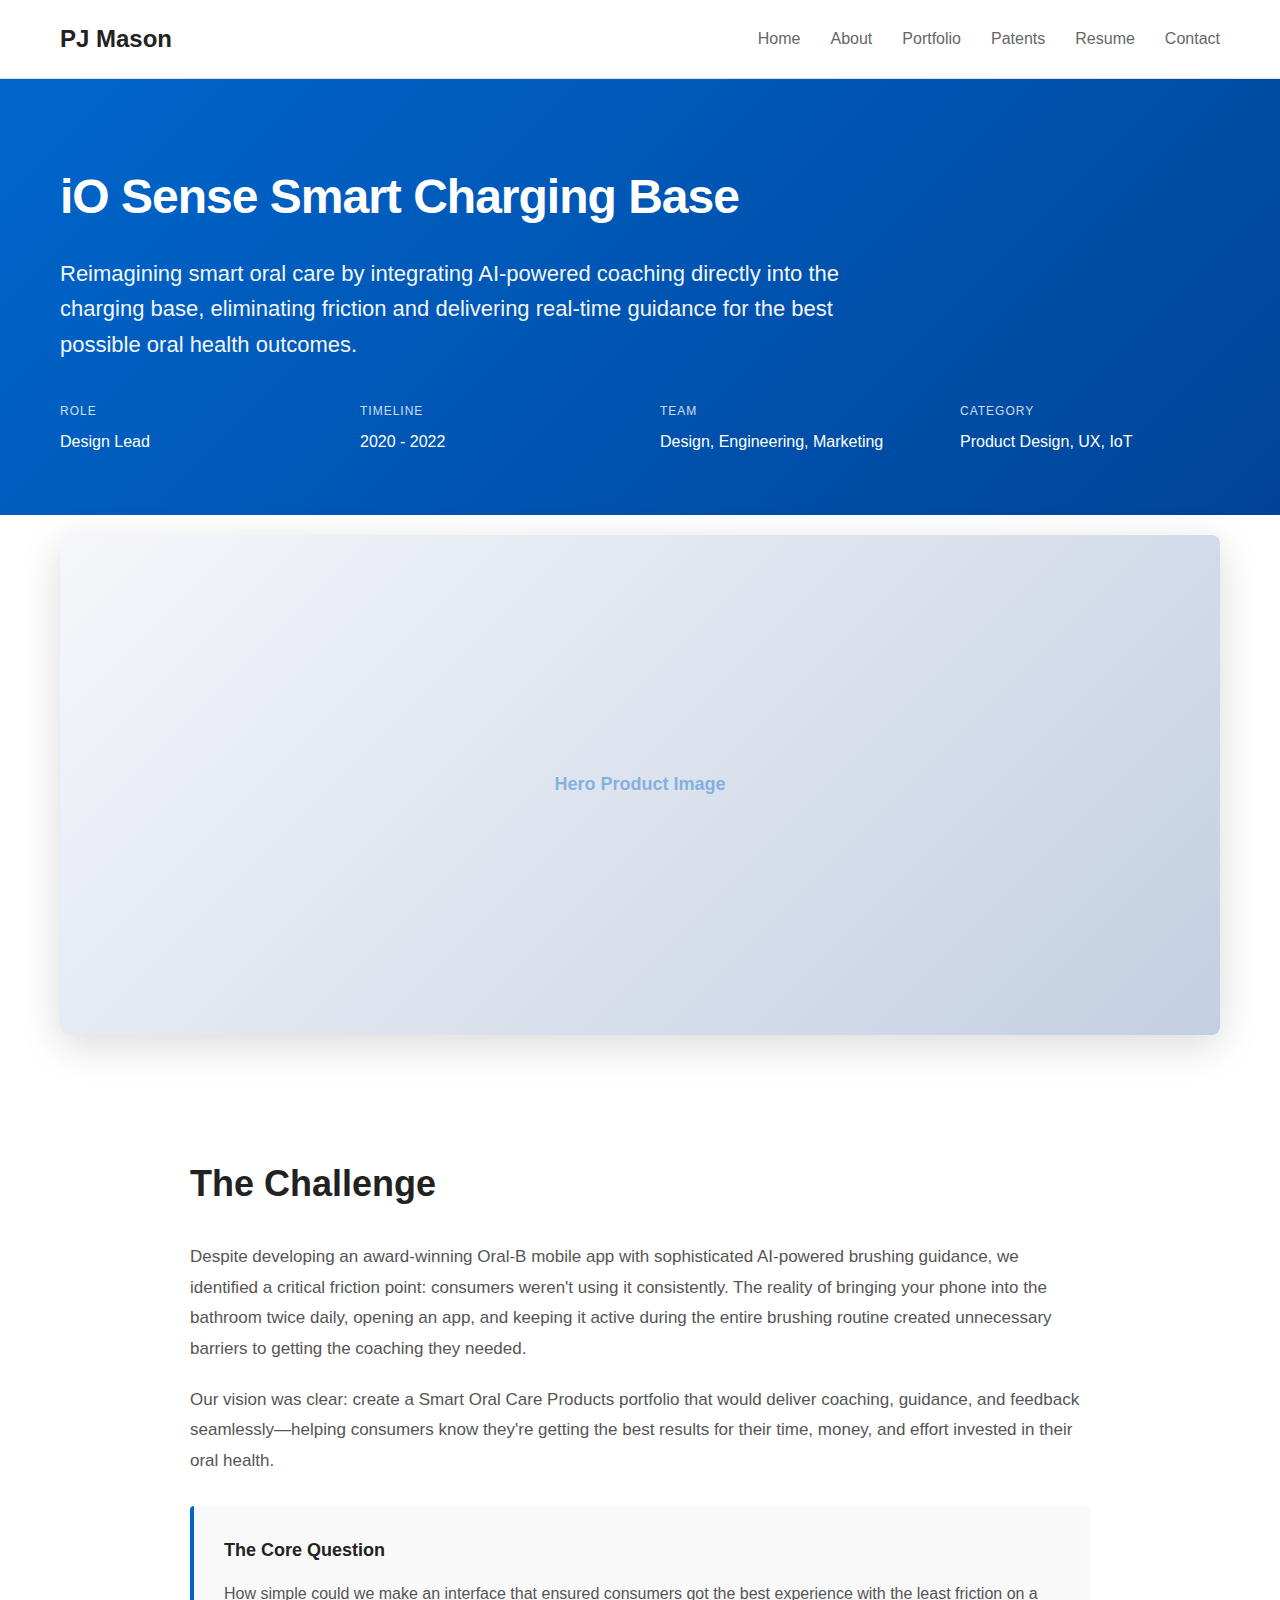
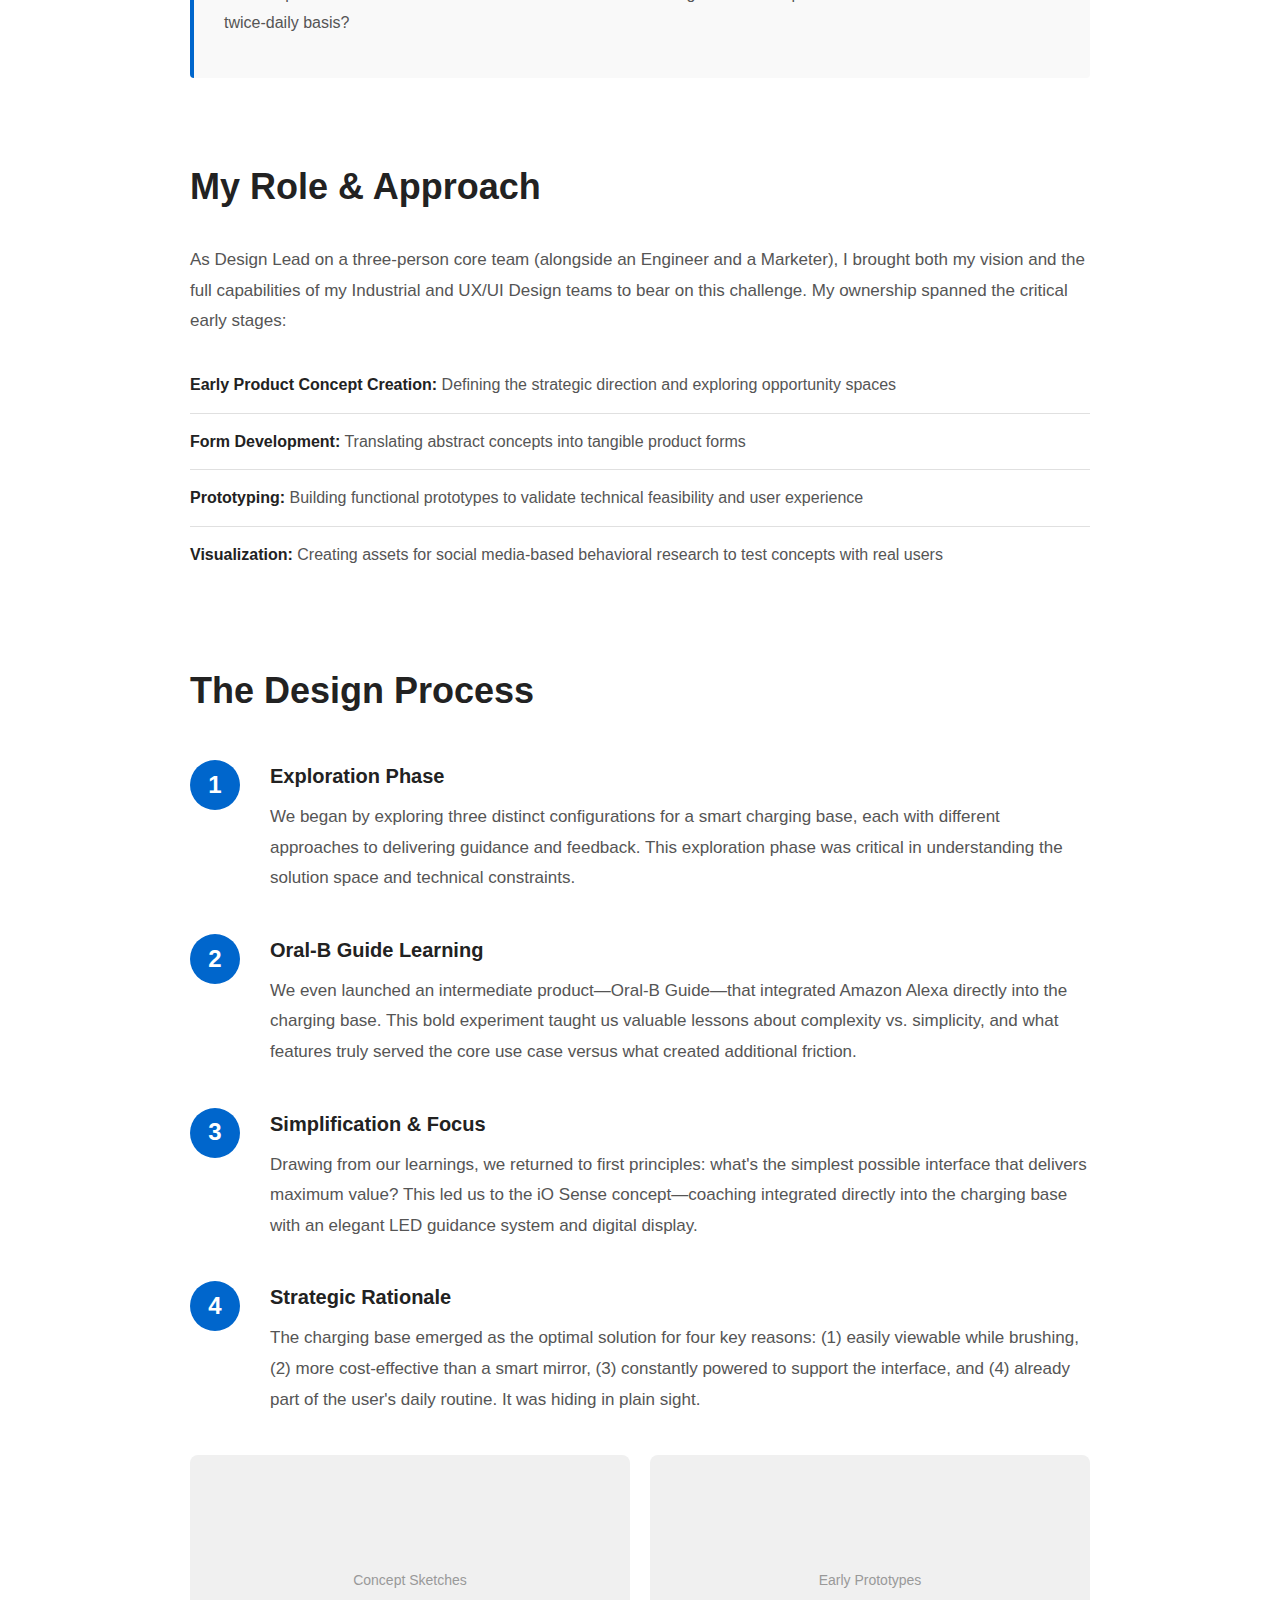
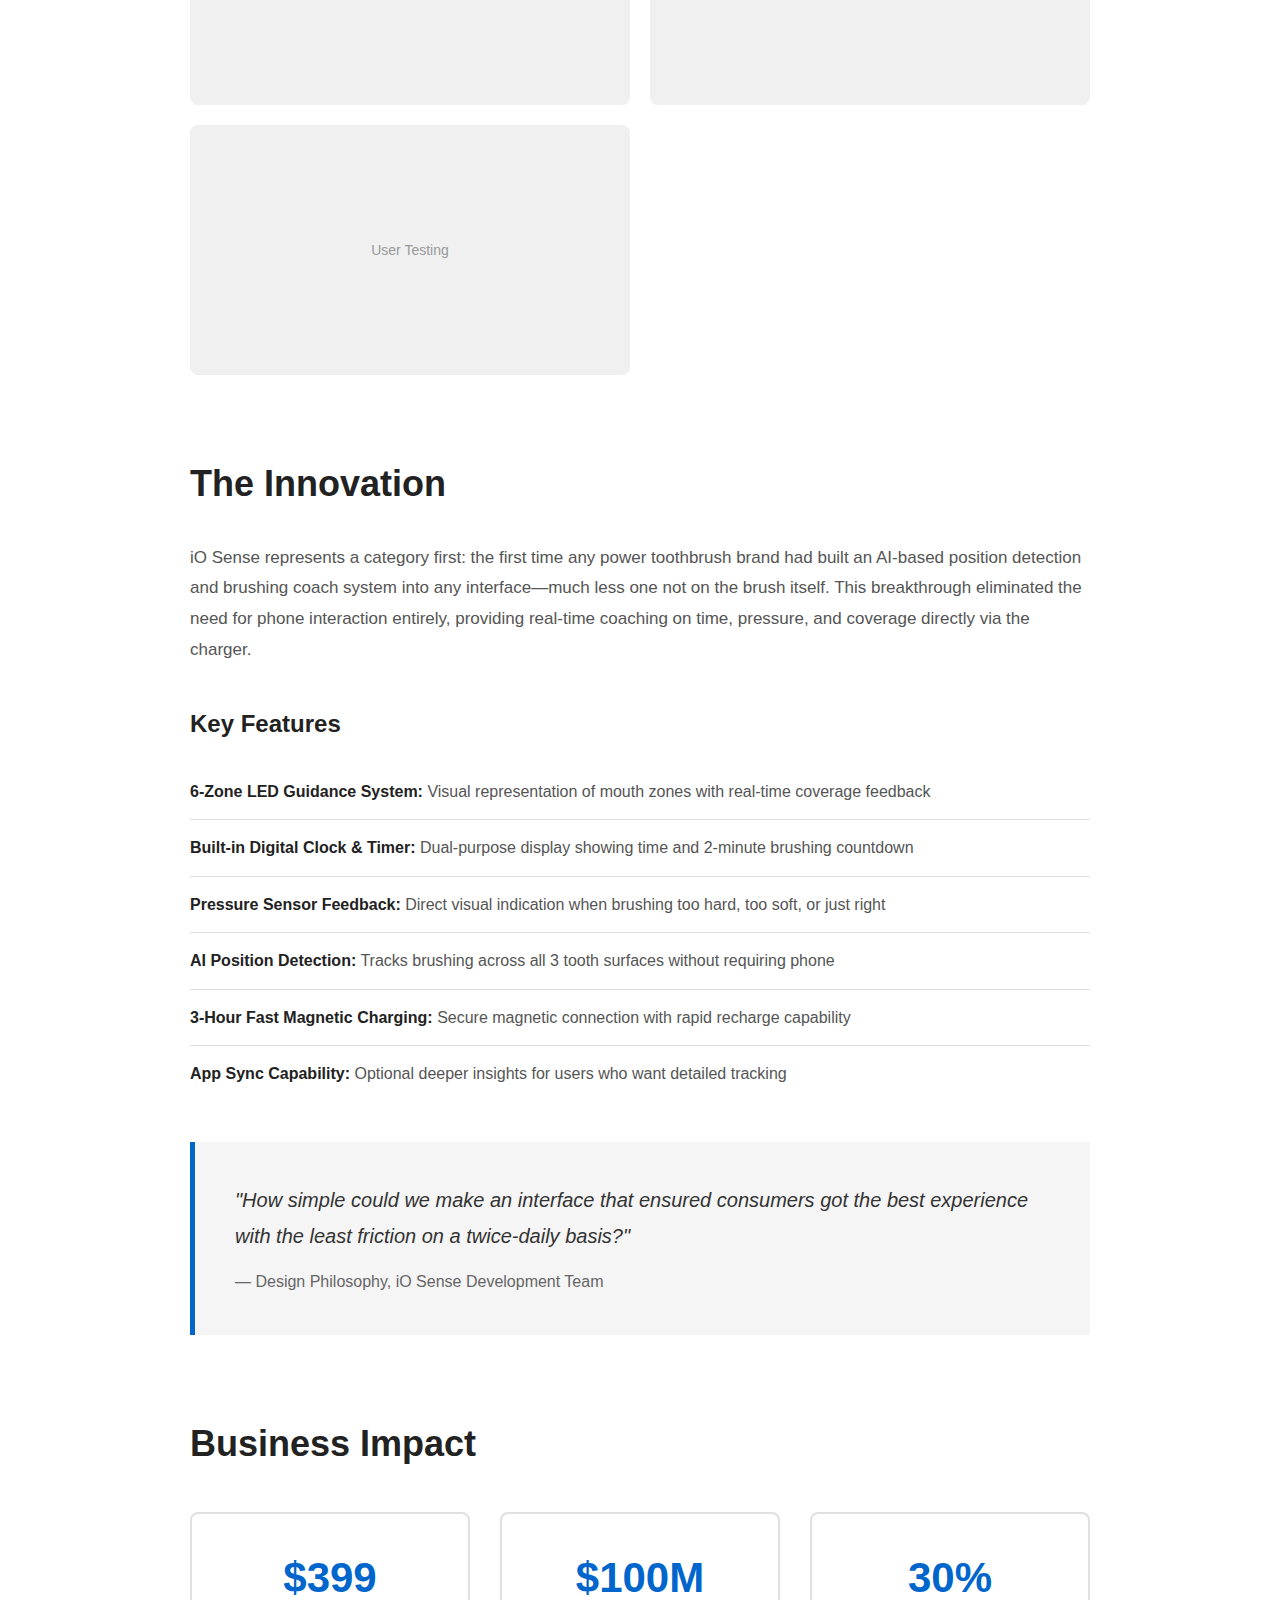
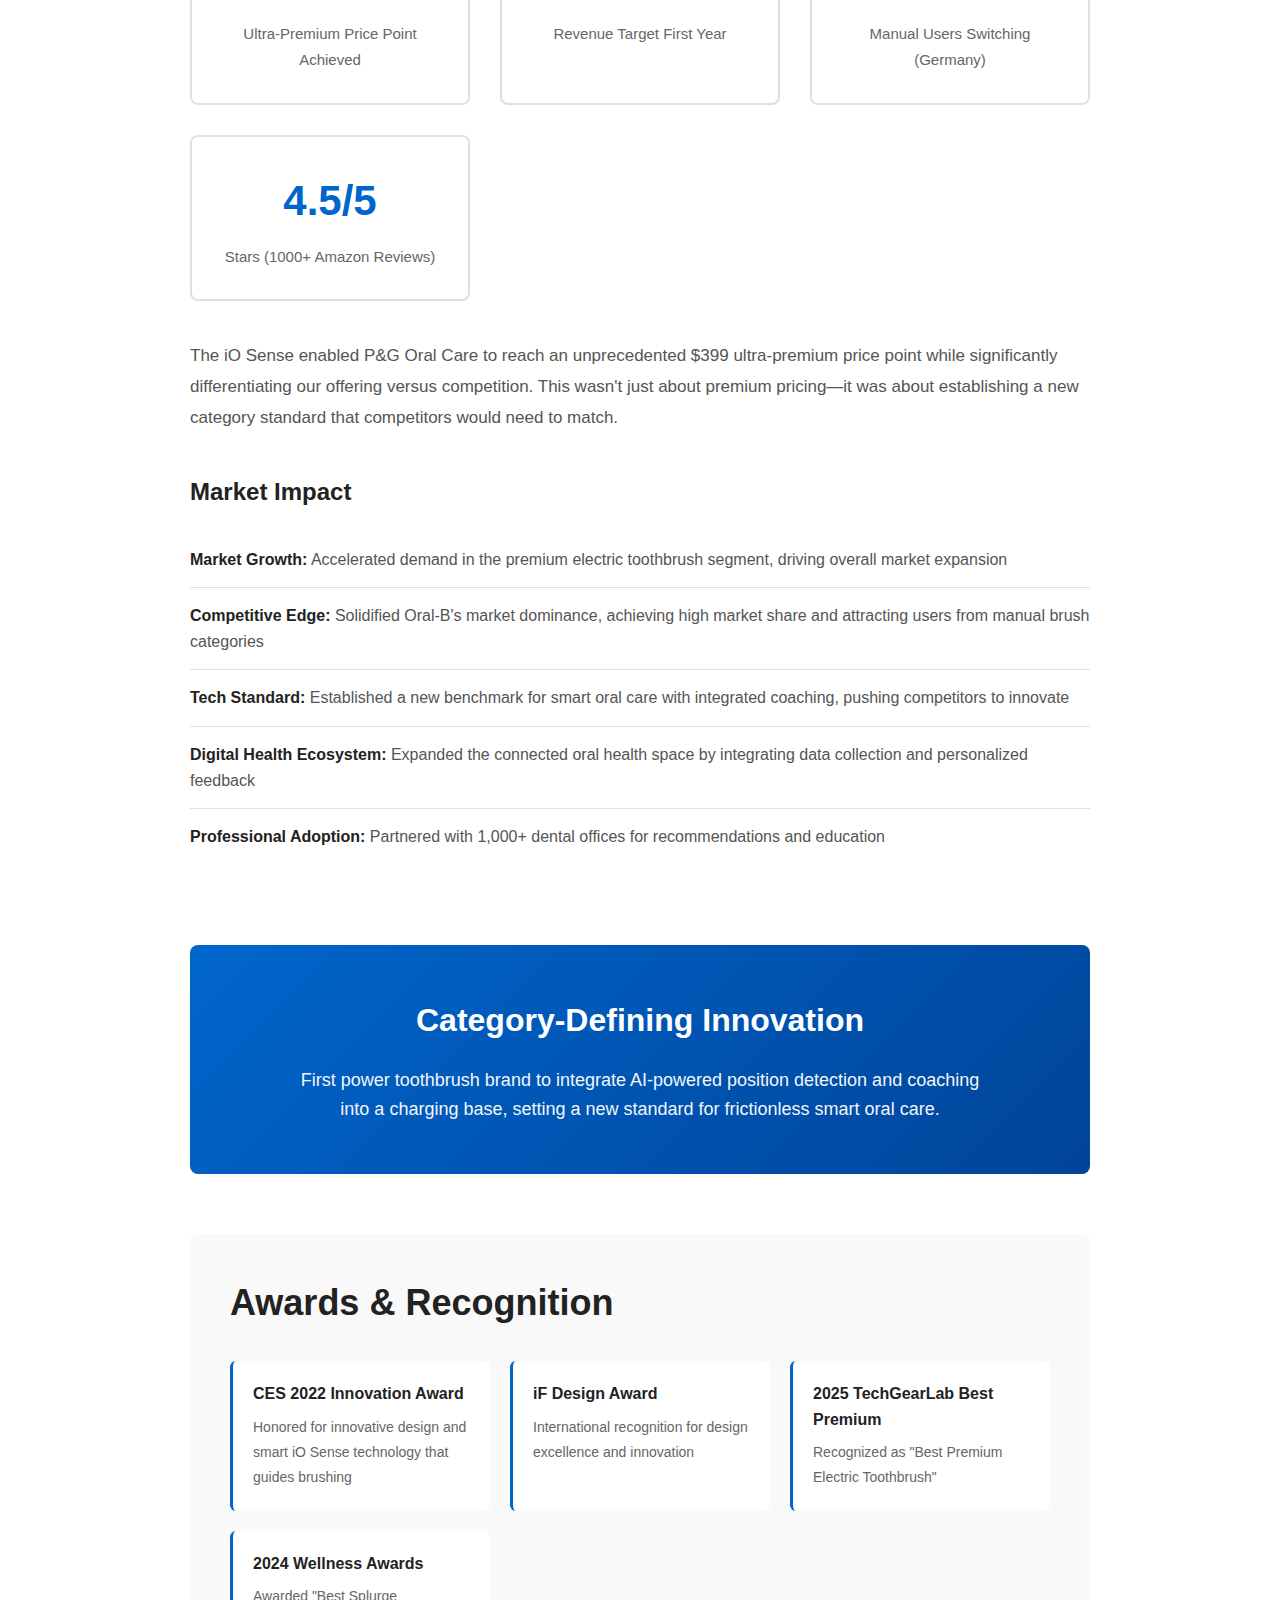
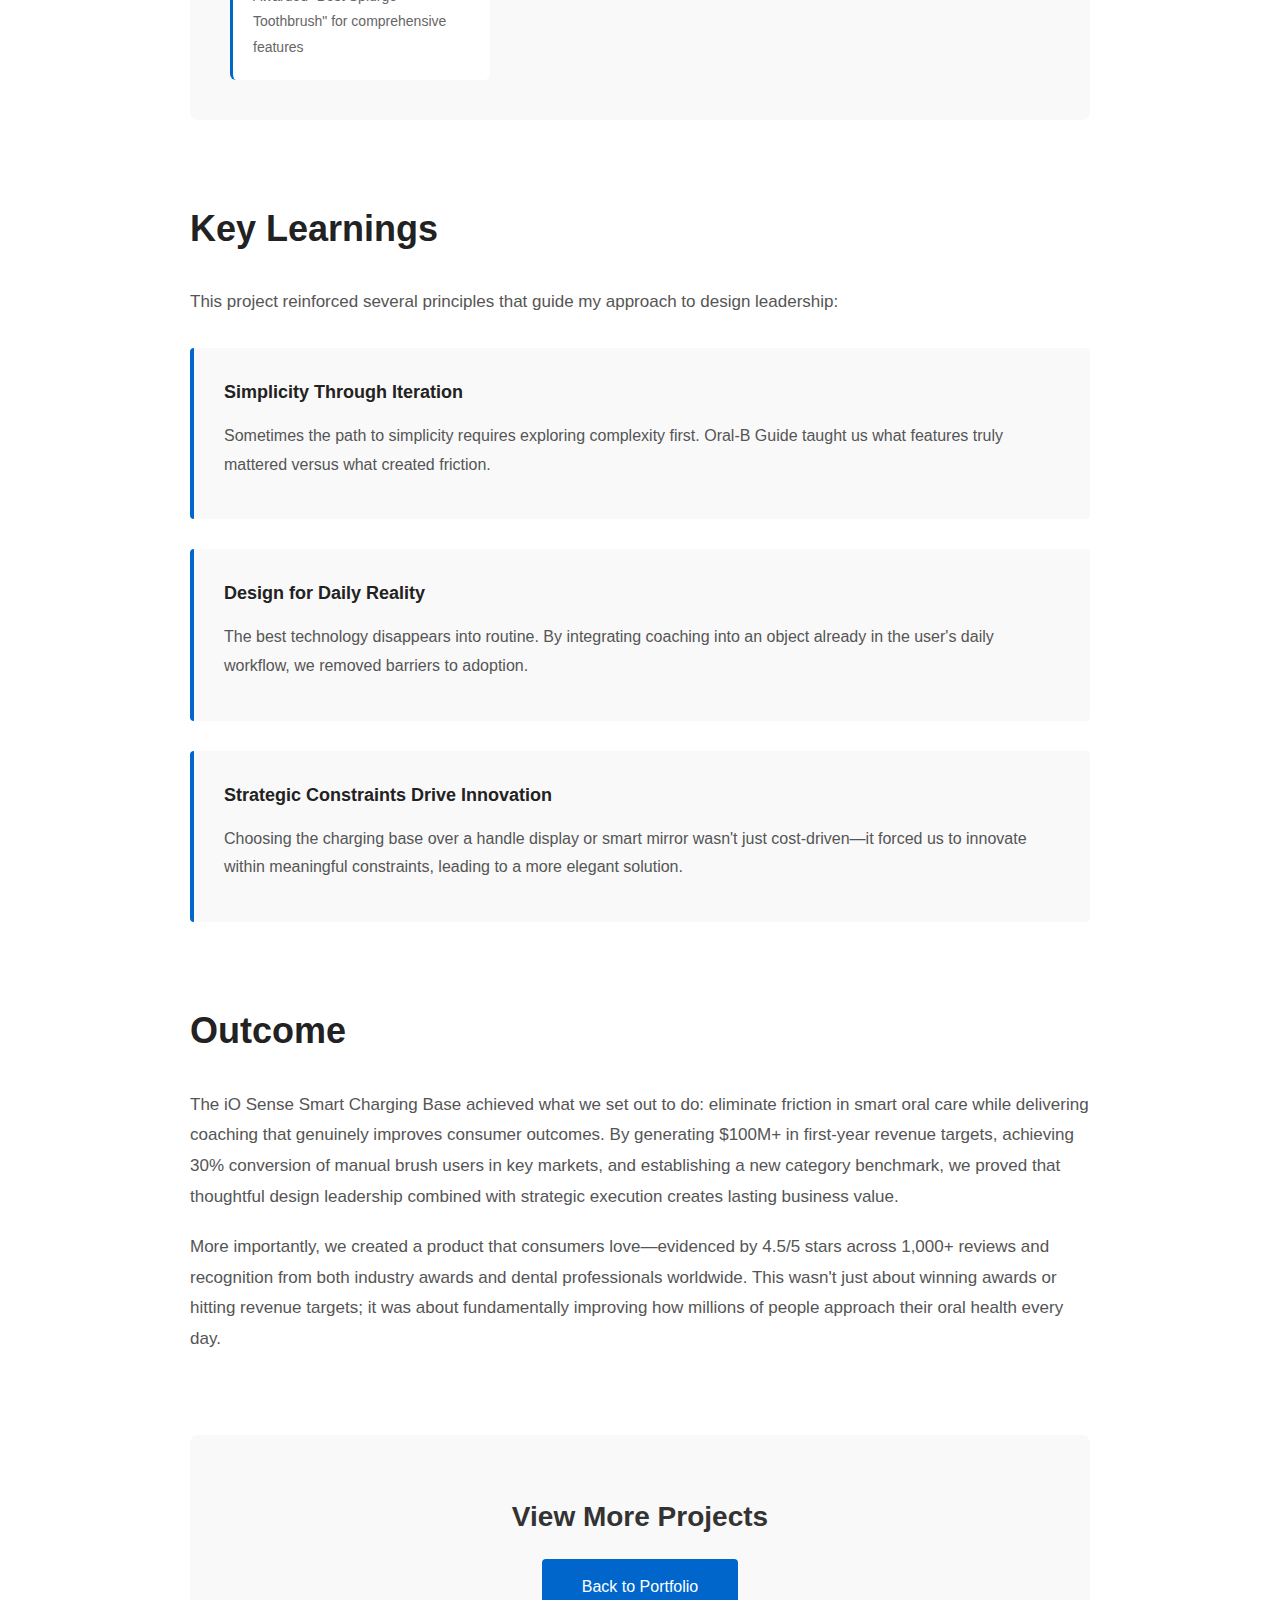
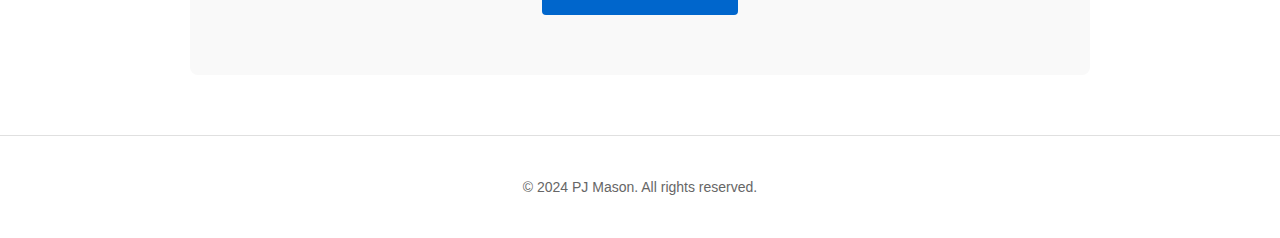
<file: case-studies/io-sense.html>
<!DOCTYPE html>
<html lang="en">
<head>
    <meta charset="UTF-8">
    <meta name="viewport" content="width=device-width, initial-scale=1.0">
    <title>Case Study: iO Sense Smart Charging Base - PJ Mason</title>
    <link rel="stylesheet" href="../css/style.css">
    <style>
        /* Case Study Specific Styles */
        .case-study-hero {
            background: linear-gradient(135deg, #0066cc 0%, #004499 100%);
            color: white;
            padding: 80px 0 60px;
            margin-bottom: 60px;
        }
        
        .case-study-hero h1 {
            font-size: 48px;
            margin-bottom: 20px;
            font-weight: 600;
        }
        
        .case-study-hero .subtitle {
            font-size: 22px;
            opacity: 0.95;
            max-width: 800px;
            line-height: 1.6;
        }
        
        .hero-meta {
            display: flex;
            gap: 40px;
            margin-top: 40px;
            flex-wrap: wrap;
        }
        
        .meta-item {
            flex: 1;
            min-width: 200px;
        }
        
        .meta-label {
            font-size: 12px;
            text-transform: uppercase;
            letter-spacing: 1px;
            opacity: 0.8;
            margin-bottom: 8px;
        }
        
        .meta-value {
            font-size: 16px;
            font-weight: 500;
        }
        
        .case-study-image {
            width: 100%;
            max-width: 1200px;
            height: 500px;
            background: linear-gradient(135deg, #f5f7fa 0%, #c3cfe2 100%);
            margin: -40px auto 60px;
            border-radius: 8px;
            display: flex;
            align-items: center;
            justify-content: center;
            box-shadow: 0 10px 40px rgba(0,0,0,0.15);
        }
        
        .case-study-image.placeholder::before {
            content: "Hero Product Image";
            color: #0066cc;
            font-size: 18px;
            font-weight: 600;
            opacity: 0.4;
        }
        
        .case-study-content {
            max-width: 900px;
            margin: 0 auto;
        }
        
        .section {
            margin-bottom: 80px;
        }
        
        .section h2 {
            font-size: 36px;
            color: #222;
            margin-bottom: 30px;
            font-weight: 600;
        }
        
        .section h3 {
            font-size: 24px;
            color: #222;
            margin: 40px 0 20px;
            font-weight: 600;
        }
        
        .section p {
            font-size: 17px;
            line-height: 1.8;
            color: #555;
            margin-bottom: 20px;
        }
        
        .highlight-box {
            background: #f9f9f9;
            border-left: 4px solid #0066cc;
            padding: 30px;
            margin: 30px 0;
            border-radius: 4px;
        }
        
        .highlight-box h4 {
            font-size: 18px;
            color: #222;
            margin-bottom: 15px;
            font-weight: 600;
        }
        
        .highlight-box p {
            font-size: 16px;
            margin-bottom: 10px;
        }
        
        .stats-grid {
            display: grid;
            grid-template-columns: repeat(auto-fit, minmax(250px, 1fr));
            gap: 30px;
            margin: 40px 0;
        }
        
        .stat-card {
            background: #fff;
            border: 2px solid #e0e0e0;
            padding: 30px;
            border-radius: 8px;
            text-align: center;
        }
        
        .stat-number {
            font-size: 42px;
            font-weight: 700;
            color: #0066cc;
            display: block;
            margin-bottom: 10px;
        }
        
        .stat-label {
            font-size: 15px;
            color: #666;
            line-height: 1.5;
        }
        
        .process-steps {
            margin: 40px 0;
        }
        
        .step {
            display: flex;
            gap: 30px;
            margin-bottom: 40px;
            align-items: start;
        }
        
        .step-number {
            flex-shrink: 0;
            width: 50px;
            height: 50px;
            background: #0066cc;
            color: white;
            border-radius: 50%;
            display: flex;
            align-items: center;
            justify-content: center;
            font-size: 24px;
            font-weight: 700;
        }
        
        .step-content h4 {
            font-size: 20px;
            color: #222;
            margin-bottom: 10px;
            font-weight: 600;
        }
        
        .step-content p {
            margin: 0;
        }
        
        .key-features {
            list-style: none;
            padding: 0;
        }
        
        .key-features li {
            padding: 15px 0;
            border-bottom: 1px solid #e0e0e0;
            font-size: 16px;
            color: #555;
        }
        
        .key-features li:last-child {
            border-bottom: none;
        }
        
        .key-features strong {
            color: #222;
            font-weight: 600;
        }
        
        .awards-section {
            background: #f9f9f9;
            padding: 40px;
            border-radius: 8px;
            margin: 40px 0;
        }
        
        .awards-grid {
            display: grid;
            grid-template-columns: repeat(auto-fit, minmax(250px, 1fr));
            gap: 20px;
            margin-top: 30px;
        }
        
        .award-card {
            background: white;
            padding: 20px;
            border-radius: 6px;
            border-left: 3px solid #0066cc;
        }
        
        .award-card strong {
            display: block;
            color: #222;
            margin-bottom: 8px;
            font-size: 16px;
        }
        
        .award-card p {
            font-size: 14px;
            color: #666;
            margin: 0;
        }
        
        .impact-callout {
            background: linear-gradient(135deg, #0066cc 0%, #004499 100%);
            color: white;
            padding: 50px;
            border-radius: 8px;
            margin: 60px 0;
            text-align: center;
        }
        
        .impact-callout h3 {
            font-size: 32px;
            margin-bottom: 20px;
            color: white;
        }
        
        .impact-callout p {
            font-size: 18px;
            max-width: 700px;
            margin: 0 auto;
            color: white;
            opacity: 0.95;
        }
        
        .quote-block {
            background: #f5f5f5;
            padding: 40px;
            border-left: 5px solid #0066cc;
            margin: 40px 0;
            font-style: italic;
        }
        
        .quote-block p {
            font-size: 20px;
            color: #333;
            margin: 0;
        }
        
        .quote-author {
            font-size: 16px;
            color: #666;
            margin-top: 15px;
            font-style: normal;
        }
        
        .image-grid {
            display: grid;
            grid-template-columns: repeat(auto-fit, minmax(300px, 1fr));
            gap: 20px;
            margin: 40px 0;
        }
        
        .process-image {
            width: 100%;
            height: 250px;
            background: #f0f0f0;
            border-radius: 8px;
            display: flex;
            align-items: center;
            justify-content: center;
            color: #999;
            font-size: 14px;
        }
        
        .next-project {
            text-align: center;
            padding: 60px 0;
            background: #f9f9f9;
            border-radius: 8px;
            margin-top: 80px;
        }
        
        .next-project h3 {
            font-size: 28px;
            margin-bottom: 20px;
        }
        
        .next-project a {
            display: inline-block;
            padding: 15px 40px;
            background: #0066cc;
            color: white;
            text-decoration: none;
            border-radius: 4px;
            font-size: 16px;
            font-weight: 500;
            transition: background 0.3s;
        }
        
        .next-project a:hover {
            background: #004499;
        }
        
        /* Responsive */
        @media (max-width: 768px) {
            .case-study-hero h1 {
                font-size: 36px;
            }
            
            .case-study-image {
                height: 300px;
            }
            
            .section h2 {
                font-size: 28px;
            }
            
            .step {
                flex-direction: column;
                gap: 20px;
            }
        }
    </style>
</head>
<body>
    <nav>
        <div class="container">
            <a href="../index.html" class="logo">PJ Mason</a>
            <ul class="nav-links">
                <li><a href="../index.html">Home</a></li>
                <li><a href="../about.html">About</a></li>
                <li><a href="../portfolio.html">Portfolio</a></li>
                <li><a href="../patents.html">Patents</a></li>
                <li><a href="../resume.html">Resume</a></li>
                <li><a href="../contact.html">Contact</a></li>
            </ul>
        </div>
    </nav>

    <div class="case-study-hero">
        <div class="container">
            <h1>iO Sense Smart Charging Base</h1>
            <p class="subtitle">
                Reimagining smart oral care by integrating AI-powered coaching directly into the charging 
                base, eliminating friction and delivering real-time guidance for the best possible oral 
                health outcomes.
            </p>
            <div class="hero-meta">
                <div class="meta-item">
                    <div class="meta-label">Role</div>
                    <div class="meta-value">Design Lead</div>
                </div>
                <div class="meta-item">
                    <div class="meta-label">Timeline</div>
                    <div class="meta-value">2020 - 2022</div>
                </div>
                <div class="meta-item">
                    <div class="meta-label">Team</div>
                    <div class="meta-value">Design, Engineering, Marketing</div>
                </div>
                <div class="meta-item">
                    <div class="meta-label">Category</div>
                    <div class="meta-value">Product Design, UX, IoT</div>
                </div>
            </div>
        </div>
    </div>

    <div class="container">
        <div class="case-study-image placeholder">
            <!-- Hero product image goes here -->
        </div>
    </div>

    <main>
        <div class="case-study-content">
            <section class="section">
                <h2>The Challenge</h2>
                <p>
                    Despite developing an award-winning Oral-B mobile app with sophisticated AI-powered 
                    brushing guidance, we identified a critical friction point: consumers weren't using 
                    it consistently. The reality of bringing your phone into the bathroom twice daily, 
                    opening an app, and keeping it active during the entire brushing routine created 
                    unnecessary barriers to getting the coaching they needed.
                </p>
                <p>
                    Our vision was clear: create a Smart Oral Care Products portfolio that would deliver 
                    coaching, guidance, and feedback seamlessly—helping consumers know they're getting 
                    the best results for their time, money, and effort invested in their oral health.
                </p>
                
                <div class="highlight-box">
                    <h4>The Core Question</h4>
                    <p>
                        How simple could we make an interface that ensured consumers got the best 
                        experience with the least friction on a twice-daily basis?
                    </p>
                </div>
            </section>

            <section class="section">
                <h2>My Role & Approach</h2>
                <p>
                    As Design Lead on a three-person core team (alongside an Engineer and a Marketer), 
                    I brought both my vision and the full capabilities of my Industrial and UX/UI Design 
                    teams to bear on this challenge. My ownership spanned the critical early stages:
                </p>
                <ul class="key-features">
                    <li><strong>Early Product Concept Creation:</strong> Defining the strategic direction and exploring opportunity spaces</li>
                    <li><strong>Form Development:</strong> Translating abstract concepts into tangible product forms</li>
                    <li><strong>Prototyping:</strong> Building functional prototypes to validate technical feasibility and user experience</li>
                    <li><strong>Visualization:</strong> Creating assets for social media-based behavioral research to test concepts with real users</li>
                </ul>
            </section>

            <section class="section">
                <h2>The Design Process</h2>
                
                <div class="process-steps">
                    <div class="step">
                        <div class="step-number">1</div>
                        <div class="step-content">
                            <h4>Exploration Phase</h4>
                            <p>
                                We began by exploring three distinct configurations for a smart charging 
                                base, each with different approaches to delivering guidance and feedback. 
                                This exploration phase was critical in understanding the solution space 
                                and technical constraints.
                            </p>
                        </div>
                    </div>

                    <div class="step">
                        <div class="step-number">2</div>
                        <div class="step-content">
                            <h4>Oral-B Guide Learning</h4>
                            <p>
                                We even launched an intermediate product—Oral-B Guide—that integrated 
                                Amazon Alexa directly into the charging base. This bold experiment taught 
                                us valuable lessons about complexity vs. simplicity, and what features 
                                truly served the core use case versus what created additional friction.
                            </p>
                        </div>
                    </div>

                    <div class="step">
                        <div class="step-number">3</div>
                        <div class="step-content">
                            <h4>Simplification & Focus</h4>
                            <p>
                                Drawing from our learnings, we returned to first principles: what's the 
                                simplest possible interface that delivers maximum value? This led us to 
                                the iO Sense concept—coaching integrated directly into the charging base 
                                with an elegant LED guidance system and digital display.
                            </p>
                        </div>
                    </div>

                    <div class="step">
                        <div class="step-number">4</div>
                        <div class="step-content">
                            <h4>Strategic Rationale</h4>
                            <p>
                                The charging base emerged as the optimal solution for four key reasons: 
                                (1) easily viewable while brushing, (2) more cost-effective than a smart 
                                mirror, (3) constantly powered to support the interface, and (4) already 
                                part of the user's daily routine. It was hiding in plain sight.
                            </p>
                        </div>
                    </div>
                </div>

                <div class="image-grid">
                    <div class="process-image">Concept Sketches</div>
                    <div class="process-image">Early Prototypes</div>
                    <div class="process-image">User Testing</div>
                </div>
            </section>

            <section class="section">
                <h2>The Innovation</h2>
                <p>
                    iO Sense represents a category first: the first time any power toothbrush brand had 
                    built an AI-based position detection and brushing coach system into any interface—much 
                    less one not on the brush itself. This breakthrough eliminated the need for phone 
                    interaction entirely, providing real-time coaching on time, pressure, and coverage 
                    directly via the charger.
                </p>

                <h3>Key Features</h3>
                <ul class="key-features">
                    <li><strong>6-Zone LED Guidance System:</strong> Visual representation of mouth zones with real-time coverage feedback</li>
                    <li><strong>Built-in Digital Clock & Timer:</strong> Dual-purpose display showing time and 2-minute brushing countdown</li>
                    <li><strong>Pressure Sensor Feedback:</strong> Direct visual indication when brushing too hard, too soft, or just right</li>
                    <li><strong>AI Position Detection:</strong> Tracks brushing across all 3 tooth surfaces without requiring phone</li>
                    <li><strong>3-Hour Fast Magnetic Charging:</strong> Secure magnetic connection with rapid recharge capability</li>
                    <li><strong>App Sync Capability:</strong> Optional deeper insights for users who want detailed tracking</li>
                </ul>

                <div class="quote-block">
                    <p>
                        "How simple could we make an interface that ensured consumers got the best 
                        experience with the least friction on a twice-daily basis?"
                    </p>
                    <div class="quote-author">— Design Philosophy, iO Sense Development Team</div>
                </div>
            </section>

            <section class="section">
                <h2>Business Impact</h2>
                
                <div class="stats-grid">
                    <div class="stat-card">
                        <span class="stat-number">$399</span>
                        <span class="stat-label">Ultra-Premium Price Point Achieved</span>
                    </div>
                    <div class="stat-card">
                        <span class="stat-number">$100M</span>
                        <span class="stat-label">Revenue Target First Year</span>
                    </div>
                    <div class="stat-card">
                        <span class="stat-number">30%</span>
                        <span class="stat-label">Manual Users Switching (Germany)</span>
                    </div>
                    <div class="stat-card">
                        <span class="stat-number">4.5/5</span>
                        <span class="stat-label">Stars (1000+ Amazon Reviews)</span>
                    </div>
                </div>

                <p>
                    The iO Sense enabled P&G Oral Care to reach an unprecedented $399 ultra-premium price 
                    point while significantly differentiating our offering versus competition. This wasn't 
                    just about premium pricing—it was about establishing a new category standard that 
                    competitors would need to match.
                </p>

                <h3>Market Impact</h3>
                <ul class="key-features">
                    <li><strong>Market Growth:</strong> Accelerated demand in the premium electric toothbrush segment, driving overall market expansion</li>
                    <li><strong>Competitive Edge:</strong> Solidified Oral-B's market dominance, achieving high market share and attracting users from manual brush categories</li>
                    <li><strong>Tech Standard:</strong> Established a new benchmark for smart oral care with integrated coaching, pushing competitors to innovate</li>
                    <li><strong>Digital Health Ecosystem:</strong> Expanded the connected oral health space by integrating data collection and personalized feedback</li>
                    <li><strong>Professional Adoption:</strong> Partnered with 1,000+ dental offices for recommendations and education</li>
                </ul>
            </section>

            <div class="impact-callout">
                <h3>Category-Defining Innovation</h3>
                <p>
                    First power toothbrush brand to integrate AI-powered position detection and coaching 
                    into a charging base, setting a new standard for frictionless smart oral care.
                </p>
            </div>

            <section class="section">
                <div class="awards-section">
                    <h2>Awards & Recognition</h2>
                    <div class="awards-grid">
                        <div class="award-card">
                            <strong>CES 2022 Innovation Award</strong>
                            <p>Honored for innovative design and smart iO Sense technology that guides brushing</p>
                        </div>
                        <div class="award-card">
                            <strong>iF Design Award</strong>
                            <p>International recognition for design excellence and innovation</p>
                        </div>
                        <div class="award-card">
                            <strong>2025 TechGearLab Best Premium</strong>
                            <p>Recognized as "Best Premium Electric Toothbrush"</p>
                        </div>
                        <div class="award-card">
                            <strong>2024 Wellness Awards</strong>
                            <p>Awarded "Best Splurge Toothbrush" for comprehensive features</p>
                        </div>
                    </div>
                </div>
            </section>

            <section class="section">
                <h2>Key Learnings</h2>
                <p>
                    This project reinforced several principles that guide my approach to design leadership:
                </p>
                
                <div class="highlight-box">
                    <h4>Simplicity Through Iteration</h4>
                    <p>
                        Sometimes the path to simplicity requires exploring complexity first. Oral-B Guide 
                        taught us what features truly mattered versus what created friction.
                    </p>
                </div>

                <div class="highlight-box">
                    <h4>Design for Daily Reality</h4>
                    <p>
                        The best technology disappears into routine. By integrating coaching into an 
                        object already in the user's daily workflow, we removed barriers to adoption.
                    </p>
                </div>

                <div class="highlight-box">
                    <h4>Strategic Constraints Drive Innovation</h4>
                    <p>
                        Choosing the charging base over a handle display or smart mirror wasn't just 
                        cost-driven—it forced us to innovate within meaningful constraints, leading 
                        to a more elegant solution.
                    </p>
                </div>
            </section>

            <section class="section">
                <h2>Outcome</h2>
                <p>
                    The iO Sense Smart Charging Base achieved what we set out to do: eliminate friction 
                    in smart oral care while delivering coaching that genuinely improves consumer outcomes. 
                    By generating $100M+ in first-year revenue targets, achieving 30% conversion of manual 
                    brush users in key markets, and establishing a new category benchmark, we proved that 
                    thoughtful design leadership combined with strategic execution creates lasting business 
                    value.
                </p>
                <p>
                    More importantly, we created a product that consumers love—evidenced by 4.5/5 stars 
                    across 1,000+ reviews and recognition from both industry awards and dental professionals 
                    worldwide. This wasn't just about winning awards or hitting revenue targets; it was 
                    about fundamentally improving how millions of people approach their oral health every day.
                </p>
            </section>

            <div class="next-project">
                <h3>View More Projects</h3>
                <a href="../portfolio.html">Back to Portfolio</a>
            </div>
        </div>
    </main>

    <footer>
        <div class="container">
            <p>&copy; 2024 PJ Mason. All rights reserved.</p>
        </div>
    </footer>
    <script src="../js/main.js"></script>
</body>
</html>
</file>
<file: css/style.css>
/* PJ Mason Portfolio - Main Stylesheet */

* {
    margin: 0;
    padding: 0;
    box-sizing: border-box;
}

body {
    font-family: -apple-system, BlinkMacSystemFont, 'Segoe UI', Roboto, 'Helvetica Neue', Arial, sans-serif;
    line-height: 1.6;
    color: #333;
    background: #fff;
}

.container {
    max-width: 1200px;
    margin: 0 auto;
    padding: 0 20px;
}

/* Navigation */
nav {
    background: #fff;
    border-bottom: 1px solid #e0e0e0;
    padding: 20px 0;
    position: sticky;
    top: 0;
    z-index: 1000;
}

nav .container {
    display: flex;
    justify-content: space-between;
    align-items: center;
}

.logo {
    font-size: 24px;
    font-weight: 600;
    color: #222;
    text-decoration: none;
}

.nav-links {
    display: flex;
    list-style: none;
    gap: 30px;
}

.nav-links a {
    color: #666;
    text-decoration: none;
    font-size: 16px;
    transition: color 0.3s;
}

.nav-links a:hover,
.nav-links a.active {
    color: #0066cc;
}

/* Header */
header {
    padding: 60px 0 40px;
    border-bottom: 1px solid #e0e0e0;
}

h1 {
    font-size: 48px;
    font-weight: 300;
    margin-bottom: 10px;
    letter-spacing: -1px;
}

.tagline {
    font-size: 20px;
    color: #666;
    font-weight: 300;
    margin-bottom: 20px;
}

.contact-links {
    display: flex;
    gap: 20px;
    flex-wrap: wrap;
}

.contact-links a {
    color: #0066cc;
    text-decoration: none;
    transition: color 0.3s;
}

.contact-links a:hover {
    color: #004499;
}

/* Main Content */
main {
    padding: 60px 0;
}

section {
    margin-bottom: 80px;
}

h2 {
    font-size: 32px;
    font-weight: 400;
    margin-bottom: 30px;
    color: #222;
}

.intro {
    font-size: 18px;
    line-height: 1.8;
    color: #555;
    max-width: 800px;
}

/* Experience Highlights */
.experience-grid {
    display: grid;
    grid-template-columns: repeat(auto-fit, minmax(280px, 1fr));
    gap: 30px;
    margin-top: 40px;
}

.experience-card {
    padding: 30px;
    background: #f9f9f9;
    border-left: 3px solid #0066cc;
}

.experience-card h3 {
    font-size: 20px;
    font-weight: 500;
    margin-bottom: 8px;
    color: #222;
}

.experience-card .role {
    font-size: 16px;
    color: #666;
    margin-bottom: 15px;
}

.experience-card p {
    font-size: 15px;
    color: #555;
    line-height: 1.6;
}

/* Awards Grid */
.awards-grid {
    display: grid;
    grid-template-columns: repeat(auto-fit, minmax(250px, 1fr));
    gap: 20px;
}

.award-item {
    padding: 20px;
    background: #f5f5f5;
    border-radius: 4px;
}

.award-item strong {
    display: block;
    color: #222;
    margin-bottom: 5px;
}

.award-item span {
    color: #666;
    font-size: 14px;
}

/* Skills */
.skills {
    display: flex;
    flex-wrap: wrap;
    gap: 15px;
}

.skill-tag {
    padding: 10px 20px;
    background: #f0f0f0;
    border-radius: 20px;
    font-size: 14px;
    color: #555;
}

/* Buttons */
.btn-download {
    display: inline-block;
    padding: 12px 30px;
    background: #0066cc;
    color: #fff;
    text-decoration: none;
    border-radius: 4px;
    transition: background 0.3s;
}

.btn-download:hover {
    background: #004499;
}

.resume-actions {
    margin: 30px 0;
}

/* Contact Info */
.contact-info {
    font-size: 18px;
    line-height: 2;
}

.contact-info a {
    color: #0066cc;
    text-decoration: none;
}

.contact-info a:hover {
    text-decoration: underline;
}

/* Footer */
footer {
    padding: 40px 0;
    border-top: 1px solid #e0e0e0;
    text-align: center;
    color: #666;
    font-size: 14px;
}

/* Mobile Menu Toggle */
.mobile-menu-toggle {
    display: none;
    flex-direction: column;
    gap: 5px;
    background: none;
    border: none;
    cursor: pointer;
    padding: 5px;
}

.mobile-menu-toggle span {
    display: block;
    width: 25px;
    height: 3px;
    background: #333;
    transition: all 0.3s ease;
    border-radius: 3px;
}

.mobile-menu-toggle.active span:nth-child(1) {
    transform: rotate(45deg) translate(8px, 8px);
}

.mobile-menu-toggle.active span:nth-child(2) {
    opacity: 0;
}

.mobile-menu-toggle.active span:nth-child(3) {
    transform: rotate(-45deg) translate(7px, -7px);
}

/* Responsive */
@media (max-width: 768px) {
    .mobile-menu-toggle {
        display: flex;
    }

    nav .container {
        flex-direction: row;
        justify-content: space-between;
    }

    .nav-links {
        position: absolute;
        top: 100%;
        left: 0;
        right: 0;
        background: #fff;
        flex-direction: column;
        gap: 0;
        padding: 0;
        max-height: 0;
        overflow: hidden;
        transition: max-height 0.3s ease;
        border-bottom: 1px solid #e0e0e0;
        box-shadow: 0 4px 6px rgba(0,0,0,0.1);
    }

    .nav-links.active {
        max-height: 500px;
    }

    .nav-links li {
        width: 100%;
        text-align: center;
        border-bottom: 1px solid #f0f0f0;
    }

    .nav-links li:last-child {
        border-bottom: none;
    }

    .nav-links a {
        display: block;
        padding: 15px 20px;
    }

    h1 {
        font-size: 36px;
    }

    .tagline {
        font-size: 18px;
    }

    .experience-grid {
        grid-template-columns: 1fr;
    }
}
</file>
